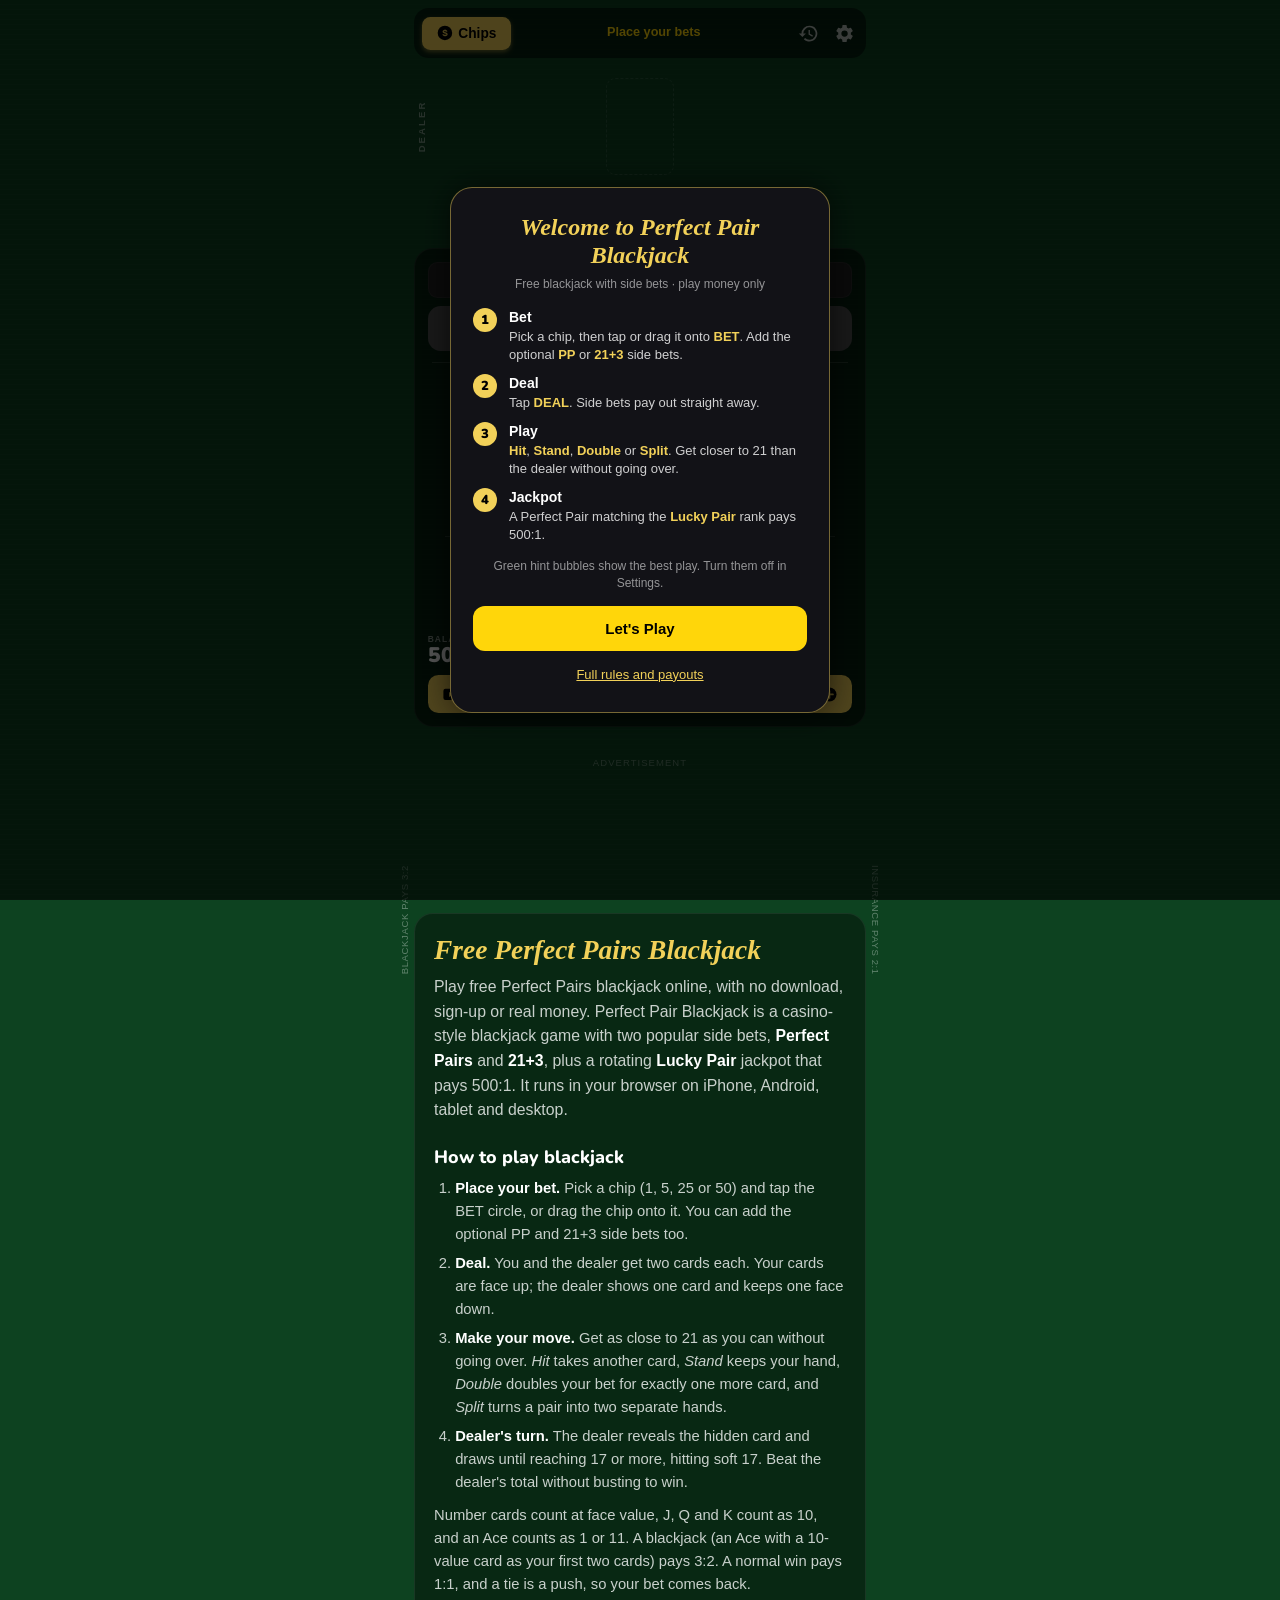
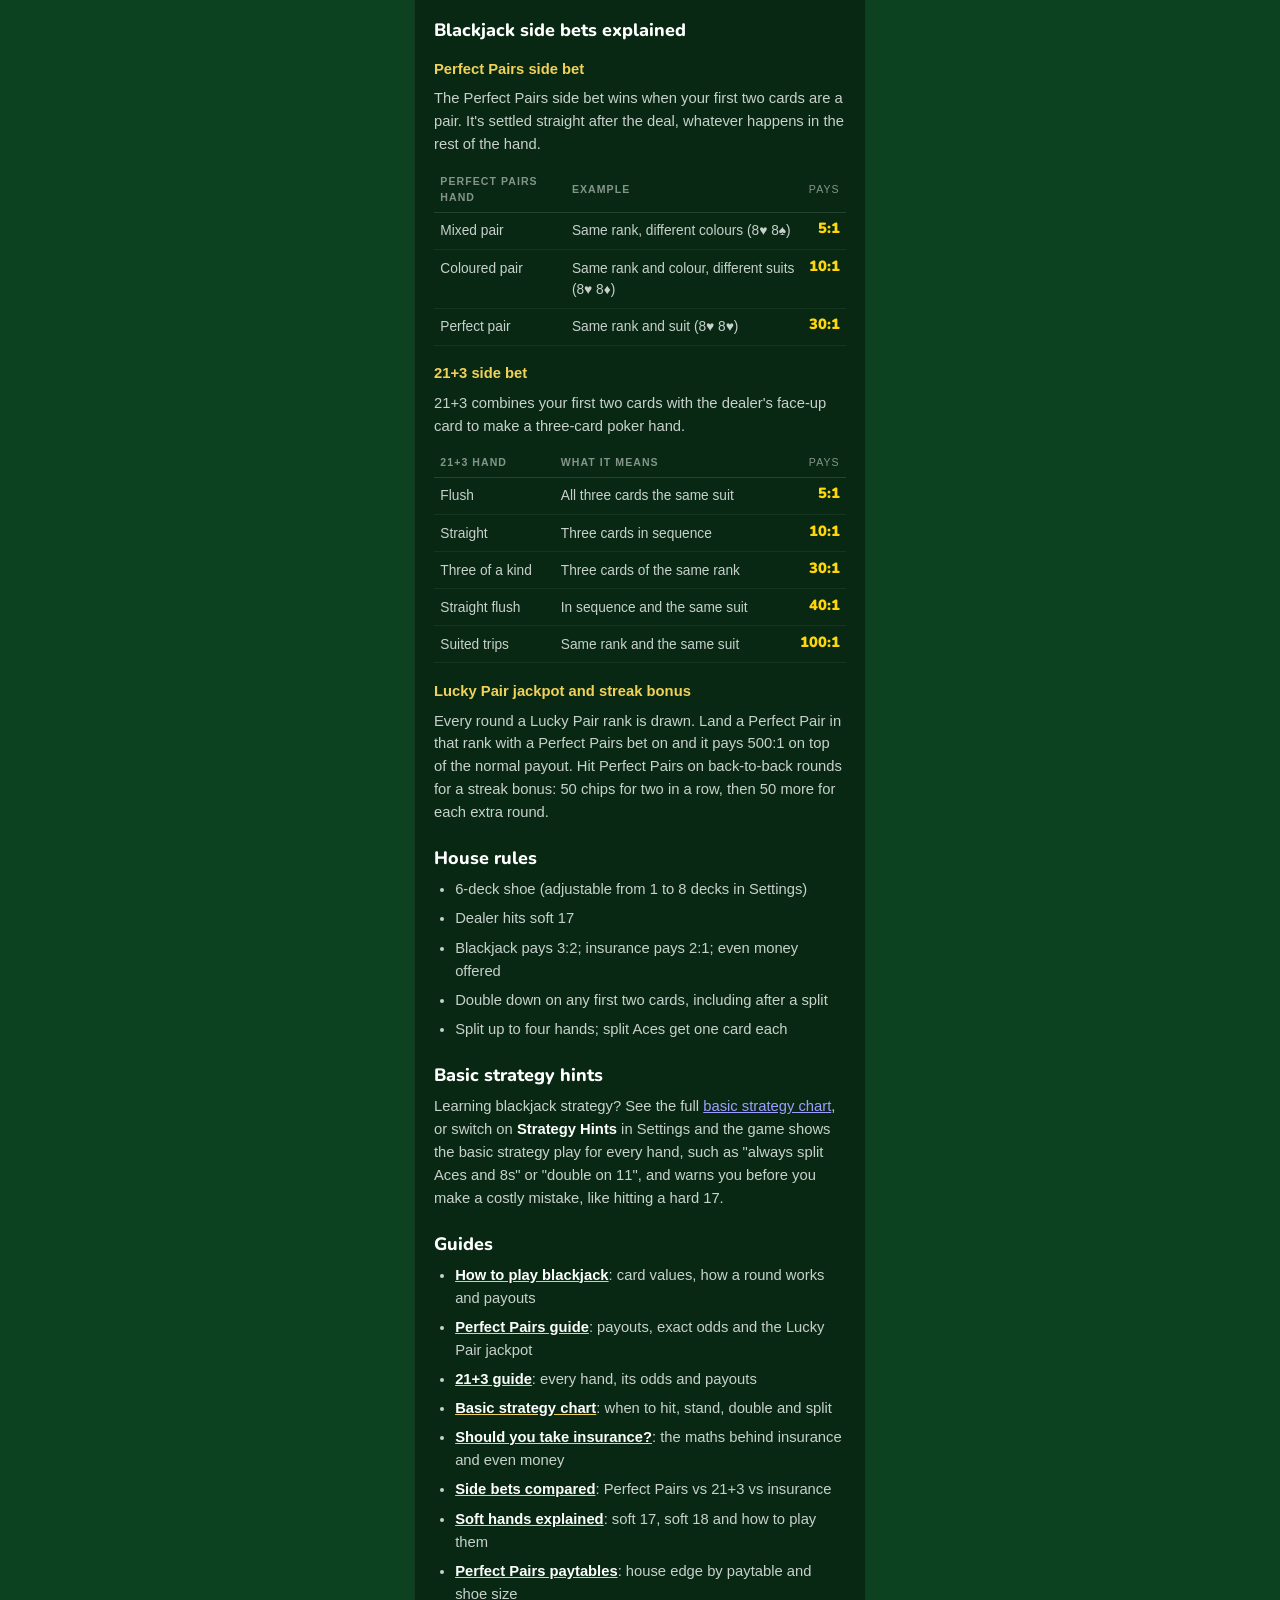
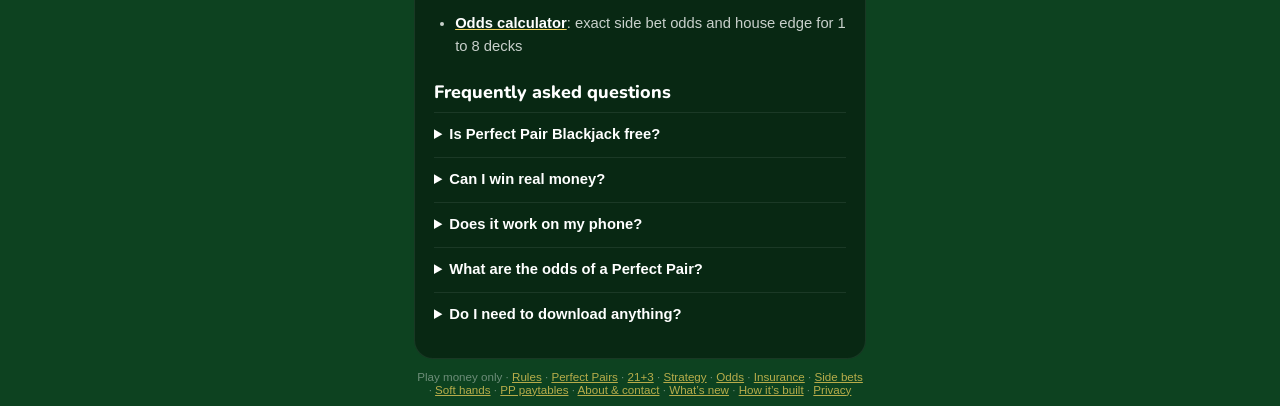
<file: index.html>
<!doctype html>
<html lang="en-GB">
<head>
<meta charset="utf-8">
<meta name="viewport" content="width=device-width, initial-scale=1, viewport-fit=cover">
<meta name="description" content="Play free Perfect Pairs blackjack online with 21+3 side bets and a 500:1 Lucky Pair jackpot. No download or sign-up. Works on phone, tablet and desktop. Play money only.">
<!-- Google AdSense -->
<script async src="https://pagead2.googlesyndication.com/pagead/js/adsbygoogle.js?client=ca-pub-8138187958283309"
     crossorigin="anonymous"></script>
<link rel="canonical" href="https://ppblackjack.co.uk/">
<meta name="theme-color" content="#0d4220">
<link rel="icon" type="image/png" sizes="32x32" href="assets/AppIcon-32.png">
<link rel="icon" type="image/png" sizes="16x16" href="assets/AppIcon-16.png">
<link rel="apple-touch-icon" href="assets/AppIcon-180.png">
<link rel="manifest" href="manifest.webmanifest">
<meta name="apple-mobile-web-app-capable" content="yes">
<meta name="apple-mobile-web-app-status-bar-style" content="black-translucent">
<meta name="apple-mobile-web-app-title" content="Blackjack">
<meta property="og:type" content="website">
<meta property="og:title" content="Free Perfect Pairs Blackjack · Perfect Pair Blackjack">
<meta property="og:description" content="Free blackjack with Perfect Pairs and 21+3 side bets and a 500:1 Lucky Pair jackpot. Play money, no sign-up.">
<meta property="og:image" content="https://ppblackjack.co.uk/assets/share.jpg">
<meta property="og:url" content="https://ppblackjack.co.uk/">
<meta name="twitter:card" content="summary_large_image">
<style>:root{padding-top:env(safe-area-inset-top,0px);padding-bottom:env(safe-area-inset-bottom,0px);box-sizing:border-box}body{margin:0;font-size:14px}[hidden]{display:none!important}</style>
<script type="application/ld+json">
[
 {
  "@context": "https://schema.org",
  "@type": "VideoGame",
  "name": "Perfect Pair Blackjack",
  "url": "https://ppblackjack.co.uk/",
  "description": "Play free Perfect Pairs blackjack online with 21+3 side bets and a 500:1 Lucky Pair jackpot. No download or sign-up. Works on phone, tablet and desktop. Play money only.",
  "genre": [
   "Card game",
   "Casino",
   "Blackjack"
  ],
  "gamePlatform": [
   "Web browser"
  ],
  "applicationCategory": "Game",
  "operatingSystem": "Any",
  "inLanguage": "en-GB",
  "isAccessibleForFree": true,
  "offers": {
   "@type": "Offer",
   "price": "0",
   "priceCurrency": "GBP"
  },
  "author": {
   "@type": "Person",
   "name": "Geovan Inacay"
  },
  "image": "https://ppblackjack.co.uk/assets/share.jpg"
 },
 {
  "@context": "https://schema.org",
  "@type": "FAQPage",
  "mainEntity": [
   {
    "@type": "Question",
    "name": "Is Perfect Pair Blackjack free?",
    "acceptedAnswer": {
     "@type": "Answer",
     "text": "Yes. It's completely free to play. You play with chips that have no cash value, and if you run out you can get more by watching a short ad or with a free top-up."
    }
   },
   {
    "@type": "Question",
    "name": "Can I win real money?",
    "acceptedAnswer": {
     "@type": "Answer",
     "text": "No. This is a play-money game for fun and practice. There is no real-money gambling, no prizes and nothing to buy."
    }
   },
   {
    "@type": "Question",
    "name": "Does it work on my phone?",
    "acceptedAnswer": {
     "@type": "Answer",
     "text": "Yes. The game is built for phones first and scales to fit tablets and computers. On iPhone you can add it to your home screen from Safari's Share menu to play it like an app."
    }
   },
   {
    "@type": "Question",
    "name": "What are the odds of a Perfect Pair?",
    "acceptedAnswer": {
     "@type": "Answer",
     "text": "With a six-deck shoe, about 7% of starting hands are a pair of some kind, and about 1.6% (roughly 1 in 60) are a perfect pair of identical cards. That's why a perfect pair pays 30:1."
    }
   },
   {
    "@type": "Question",
    "name": "Do I need to download anything?",
    "acceptedAnswer": {
     "@type": "Answer",
     "text": "No. The game runs entirely in your web browser, with nothing to install and no account to create. Your chip balance and settings are saved in your browser, so they're still there when you come back."
    }
   }
  ]
 }
]
</script>
<title>Free Perfect Pairs Blackjack Online · 21+3 Side Bets | Perfect Pair Blackjack</title>
<meta name="claude:viewport-fit-sides" content="cover">
<link rel="preconnect" href="https://fonts.googleapis.com">
<link rel="preconnect" href="https://fonts.gstatic.com" crossorigin>
<link rel="stylesheet" href="https://fonts.googleapis.com/css2?family=Nunito:wght@600;700;800;900&display=swap">
<style>
/* Layout: one phone-width column on green felt — HUD, dealer, table centre, player hands, actions, bottom betting panel. Single dark casino look, ported from the SwiftUI app. */
:root{
  color-scheme: dark;
  --felt:#0d4220; --felt-line:rgba(255,255,255,.022);
  --gold:#bf9426; --gold-hi:#f2d159; --yellow:#ffd60a;
  --ink:#ffffff; --ink-2:rgba(255,255,255,.7); --ink-3:rgba(255,255,255,.45); --ink-4:rgba(255,255,255,.28);
  --panel:rgba(0,0,0,.52); --hud:rgba(0,0,0,.5); --sheet:#0f1f14; --modal:#121214;
  --win:#33cc33; --win-2:#1ab34d; --lose:#ff3b30; --push:#ff9500; --cyan:#32d1f0; --orange:#ff9500;
  --card-red:#d91a1a; --card-black:#141414;
  --font-ui: -apple-system, BlinkMacSystemFont, "Segoe UI", Roboto, "Helvetica Neue", Arial, sans-serif;
  --font-round: ui-rounded, "SF Pro Rounded", "Nunito", -apple-system, system-ui, sans-serif;
  --font-title: Georgia, "Times New Roman", serif;
}
html,body{height:100%}
body{background:var(--felt);color:var(--ink);font-family:var(--font-ui);overflow-x:hidden;-webkit-tap-highlight-color:transparent;user-select:none;-webkit-user-select:none}
body::before{content:"";position:fixed;inset:0;pointer-events:none;
  background:repeating-linear-gradient(to bottom,transparent 0 4.2px,var(--felt-line) 4.2px 5px)}
button{font:inherit;color:inherit;background:none;border:0;padding:0;cursor:pointer}
button:focus-visible,[tabindex]:focus-visible{outline:2px solid var(--gold-hi);outline-offset:2px}
svg{display:block}
.rotate-hint{display:none}
@media (orientation: landscape) and (max-height: 500px) and (pointer: coarse){
  .rotate-hint{display:flex;position:fixed;inset:0;z-index:90;align-items:center;justify-content:center;flex-direction:column;gap:12px;background:var(--felt);color:var(--gold-hi);font:800 18px/1.3 var(--font-round);text-align:center;padding:24px}
  .rotate-hint small{font:500 13px/1.4 var(--font-ui);color:rgba(255,255,255,.6)}
}
.no-anim *,.no-anim *::before,.no-anim *::after{transition-duration:0s!important;animation-duration:0s!important;animation-delay:0s!important}
@media (prefers-reduced-motion: reduce){*,*::before,*::after{animation-duration:.01ms!important;transition-duration:.01ms!important}}

#app{position:relative;max-width:460px;min-height:100%;width:100%;box-sizing:border-box;margin:0 auto;display:flex;flex-direction:column;
  padding-left:max(16px,env(safe-area-inset-left,0px));padding-right:max(16px,env(safe-area-inset-right,0px));padding-block:8px 10px;box-sizing:border-box}

/* table watermark + rule text */
.watermark{text-align:center;pointer-events:none;transition:opacity .25s}
@container (max-height: 74px){.watermark{opacity:0}}
.watermark .t1{font:italic 700 26px/1.1 var(--font-title);letter-spacing:1.5px;
  background:linear-gradient(90deg,rgba(191,148,38,.6),rgba(242,209,89,.45),rgba(191,148,38,.6));-webkit-background-clip:text;background-clip:text;color:transparent}
.watermark .t2{font-size:11px;font-weight:600;letter-spacing:5px;color:rgba(191,148,38,.38);margin-top:3px}
.ruletext{position:absolute;top:24%;writing-mode:vertical-rl;font-size:9px;font-weight:300;letter-spacing:.6px;color:rgba(255,255,255,.35);white-space:nowrap;pointer-events:none;z-index:0}
.ruletext.l{left:2px;transform:rotate(180deg)}
.ruletext.r{right:2px}
.layer{position:relative;z-index:1}

/* HUD */
.hud{display:flex;align-items:center;gap:8px;padding:8px;border-radius:14px;background:var(--hud)}
.chipsbtn{display:flex;align-items:center;gap:5px;font-size:13px;font-weight:700;color:#000;padding:8px 14px;border-radius:8px;background:var(--gold-hi);box-shadow:0 2px 4px rgba(242,209,89,.45)}
.hud .msg{flex:1;text-align:center;font-size:12px;font-weight:600;color:var(--yellow);line-height:1.25;max-height:2.5em;overflow:hidden}
.iconbtn{color:var(--ink-2);padding:2px}
.hud .icons{display:flex;gap:10px}

/* hands + cards */
.vlabel{width:14px;flex:none;display:flex;align-items:center;justify-content:center}
.vlabel span{display:block;transform:rotate(-90deg);font-size:9px;font-weight:700;letter-spacing:2px;color:var(--ink-3);white-space:nowrap}
.dealer{display:flex;align-items:center;gap:6px;margin-top:6px;min-height:118px}
#dealer{flex:1;min-width:0;display:flex;justify-content:center;margin-right:20px}
.placeholder{width:62px;height:90px;border-radius:9px;border:1.5px dashed rgba(255,255,255,.12)}
.handview{display:flex;flex-direction:column;align-items:center;gap:6px}
.cards{position:relative;transition:width .3s}
.card{position:absolute;top:0;animation:dealIn .6s cubic-bezier(.22,.7,.25,1) both;transition:left .3s}
/* cards fly in face-down from the shoe (top right), then turn over */
@keyframes dealIn{from{transform:translate(160px,var(--dy,-90px)) rotate(-14deg) scale(.72);opacity:0}60%{opacity:1}to{transform:none;opacity:1}}
.card .inner{position:relative;width:100%;height:100%;-webkit-transform-style:preserve-3d;transform-style:preserve-3d;transform:perspective(700px) rotateY(0deg)}
.card.up .inner{transform:perspective(700px) rotateY(180deg)}
.card.flipping .inner{animation:cardTurn .9s cubic-bezier(.45,.05,.35,1) both}
.card.flipping{z-index:50!important}
.card.nodeal{animation:none}
@keyframes cardTurn{0%{transform:perspective(700px) rotateY(0deg) scale(1) translateY(0)}18%{transform:perspective(700px) rotateY(0deg) scale(1.1) translateY(-8px)}55%{transform:perspective(700px) rotateY(95deg) scale(1.14) translateY(-10px)}85%{transform:perspective(700px) rotateY(180deg) scale(1.05) translateY(-3px)}100%{transform:perspective(700px) rotateY(180deg) scale(1) translateY(0)}}
.card.flipping .face{box-shadow:4px 10px 16px rgba(0,0,0,.45)}
.face{position:absolute;inset:0;border-radius:9px;backface-visibility:hidden;-webkit-backface-visibility:hidden;box-shadow:2px 3px 5px rgba(0,0,0,.35)}
.cback{background:linear-gradient(135deg,#8c1414,#590a0a);overflow:hidden}
.cback::before{content:"";position:absolute;inset:5px;border-radius:7px;border:1.5px solid rgba(255,255,255,.25);
  background-image:url("data:image/svg+xml,%3Csvg xmlns='http://www.w3.org/2000/svg' width='12' height='14'%3E%3Cpath d='M6 2l3 5-3 5-3-5z' fill='white' fill-opacity='.12'/%3E%3C/svg%3E")}
.cback::after{content:"♠";position:absolute;inset:0;display:flex;align-items:center;justify-content:center;color:rgba(255,255,255,.45);font-size:calc(var(--cw)*.36)}
.front{background:#fff;border:.8px solid #bfbfbf;transform:rotateY(180deg);box-sizing:border-box}
.front.red{color:var(--card-red)} .front.black{color:var(--card-black)}
.corner{position:absolute;display:flex;flex-direction:column;align-items:center;line-height:.95}
.corner.tl{left:5px;top:4px} .corner.br{right:5px;bottom:4px;transform:rotate(180deg)}
.corner .r{font:800 max(calc(var(--cw)*.26),10px)/1 var(--font-round)}
.corner .s{font-size:max(calc(var(--cw)*.19),8px)}
.pip{position:absolute;inset:0;display:flex;align-items:center;justify-content:center;font-size:max(calc(var(--cw)*.40),16px)}
.valpill{display:flex;align-items:center;gap:4px;padding:3px 8px;border-radius:99px;background:rgba(0,0,0,.45);border:1.5px solid transparent;min-height:18px}
.valpill.active{background:rgba(255,214,10,.25);border-color:rgba(255,214,10,.8)}
.valpill .v{font:800 14px/1 var(--font-round)} .valpill .v.bust{color:var(--lose)}
.valpill .soft{font-size:10px;color:rgba(255,255,255,.65)} .valpill .bj{font-size:11px;font-weight:900;color:var(--yellow)}
.badge{font:900 13px/1 var(--font-round);padding:4px 10px;border-radius:6px;color:#fff;animation:pop .3s ease-out both}
@keyframes pop{from{transform:scale(.4);opacity:0}to{transform:none;opacity:1}}
.badge.blackjack{background:var(--yellow);box-shadow:0 0 6px rgba(255,214,10,.6)}
.badge.win{background:var(--win);box-shadow:0 0 6px rgba(51,204,51,.6)}
.badge.push{background:var(--push);box-shadow:0 0 6px rgba(255,149,0,.6)}
.badge.lose,.badge.bust{background:var(--lose);box-shadow:0 0 6px rgba(255,59,48,.6)}
.badge.surrendered{background:#8e8e93}

.spacer{flex:1 1 12px;min-height:12px;container-type:size;display:flex;align-items:center;justify-content:center;overflow:hidden;position:relative;z-index:0}
body:not([data-phase=betting]) .tray,body:not([data-phase=betting]) .bonus{display:none}
.banner-wrap{display:flex;justify-content:center;min-height:0}
.banner{font-size:13px;font-weight:700;color:var(--yellow);padding:6px 14px;border-radius:99px;background:rgba(0,0,0,.6);border:1px solid rgba(255,214,10,.5);animation:pop .35s ease-out both;margin-bottom:4px;text-align:center}
.lucky{align-self:center;display:flex;align-items:center;gap:8px;padding:4px 10px;border-radius:10px;background:rgba(0,0,0,.35);margin:3px 0}
.lucky .lbl{font-size:9px;font-weight:700;letter-spacing:1.5px;color:rgba(255,255,255,.5)}
.lucky .box{width:40px;height:28px;border-radius:8px;background:rgba(0,0,0,.5);border:1.5px solid rgba(191,148,38,.7);display:flex;align-items:center;justify-content:center;font:900 16px/1 var(--font-round);color:var(--gold-hi);transition:filter .06s}
.lucky .box.spin{filter:blur(1.5px)}
.lucky .note{font-size:9px;color:rgba(255,255,255,.35)}
.lucky .spinicon{color:rgba(255,214,10,.6);animation:rot .5s linear infinite}
@keyframes rot{to{transform:rotate(360deg)}}

.players{display:flex;align-items:center;gap:6px;margin:2px 0;animation:fadeDown .25s ease-out both}
@keyframes fadeDown{from{opacity:0;transform:scale(.96)}to{opacity:1;transform:none}}
.phands{flex:1;min-width:0;height:140px;display:flex;align-items:flex-start;justify-content:center;gap:24px;overflow-x:auto;scrollbar-width:none}
.phands.many{justify-content:flex-start;gap:10px;padding:0 12px}
.phands::-webkit-scrollbar{display:none}
.phand{display:flex;flex-direction:column;align-items:center;gap:4px;flex:none}
.phand .hl{font-size:10px;font-weight:600;color:rgba(255,255,255,.5)} .phand .hl.on{color:var(--yellow)}

/* action buttons */
#actions{transition:opacity .2s}
.actions{display:flex;flex-direction:column;align-items:center;gap:8px;margin:4px 0;animation:slideUp .22s ease-out both}
@keyframes slideUp{from{opacity:0;transform:translateY(16px)}to{opacity:1;transform:none}}
.row{display:flex;gap:8px;justify-content:center}
.abtn{font:900 14px/1 var(--font-round);color:#fff;min-width:78px;min-height:38px;padding:0 12px;border-radius:10px;
  background:linear-gradient(to bottom,color-mix(in srgb,var(--c) 90%,transparent),color-mix(in srgb,var(--c) 65%,transparent));
  box-shadow:0 3px 4px color-mix(in srgb,var(--c) 50%,transparent)}
.abtn:active{transform:translateY(1px)}
.hint{display:flex;align-items:center;gap:6px;padding:6px 12px;border-radius:99px;font-size:11px;font-weight:600;color:rgba(255,255,255,.9);
  background:color-mix(in srgb,var(--c) 12%,transparent);border:1px solid color-mix(in srgb,var(--c) 40%,transparent);animation:pop .2s ease-out both}
.hint svg{color:var(--c)}

/* bottom panel */
.panel{display:flex;flex-direction:column;gap:8px;padding:12px;border-radius:18px;background:var(--panel);border:1px solid rgba(255,255,255,.08)}
.divider{height:1px;background:rgba(255,255,255,.14);margin:0 4px}
.betctl{display:flex;gap:8px}
.cbtn{flex:1;font-size:12px;font-weight:700;padding:9px 0;border-radius:9px;color:#fff;background:color-mix(in srgb,var(--c) 28%,transparent);border:1.2px solid color-mix(in srgb,var(--c) 65%,transparent)}
.cbtn:disabled{color:rgba(255,255,255,.25);background:#1f1f1f;border-color:rgba(255,255,255,.06);cursor:default}
.deal{width:100%;font:900 17px/1 var(--font-round);color:#000;padding:13px 0;border-radius:12px;background:var(--yellow);box-shadow:0 4px 8px rgba(255,214,10,.5);margin-top:8px}
.deal:disabled{background:#4d4d4d;box-shadow:none;cursor:default}
.zones{display:flex;justify-content:center;gap:20px}
.zcol{display:flex;flex-direction:column;align-items:center;gap:8px}
.zone{position:relative;width:78px;height:78px;border-radius:50%;border:2px dashed rgba(255,255,255,.25);background:rgba(0,0,0,.18);display:flex;align-items:center;justify-content:center;box-sizing:border-box;transition:transform .15s,background .15s}
.zone.active{border-color:rgba(255,214,10,.9);background:rgba(255,214,10,.06)}
.zone .bt{font-size:11px;font-weight:700;color:rgba(255,255,255,.45);text-align:center;line-height:1.2}
.zone .bt small{display:block;font-size:8px;font-weight:400;color:rgba(255,255,255,.25)}
.zone .zinfo{position:absolute;top:6px;right:6px;color:rgba(255,255,255,.4)}
.drop-hover{transform:scale(1.08);background:rgba(255,214,10,.16)!important}
.sides{display:flex;gap:6px;width:140px}
.sidepill{flex:1;min-height:62px;display:flex;flex-direction:column;align-items:center;justify-content:center;gap:6px;border-radius:11px;border:1.5px solid rgba(255,255,255,.18);background:rgba(0,0,0,.3);box-sizing:border-box;transition:transform .15s,background .15s}
.sidepill.on{border-color:rgba(255,214,10,.7);background:rgba(255,214,10,.10)}
.sidepill .top{display:flex;align-items:center;gap:4px;font-size:14px;font-weight:900;color:rgba(255,255,255,.9)}
.sidepill .ib{color:rgba(255,255,255,.5);padding:2px}
.sidepill .tip{font-size:9px;color:rgba(255,255,255,.28)}
.readouts{display:flex;gap:8px;width:100%;min-width:150px}
.readout{position:relative;flex:1;min-height:64px;padding:6px 2px;box-sizing:border-box;display:flex;flex-direction:column;align-items:center;gap:2px;border-radius:10px;
  border:1.5px solid color-mix(in srgb,var(--rc) 45%,transparent);background:color-mix(in srgb,var(--c) 8%,transparent);transition:all .3s}
.readout.settled{border-width:2px;border-color:color-mix(in srgb,var(--rc) 85%,transparent);box-shadow:0 0 8px color-mix(in srgb,var(--rc) 35%,transparent);filter:saturate(.55)}
.readout.settled.w{background:rgba(52,199,89,.15)} .readout.settled.l{background:rgba(255,59,48,.12)}
.readout.settled::after{content:"";position:absolute;inset:0;border-radius:9px;background:rgba(0,0,0,.26);pointer-events:none}
.readout .rl{display:flex;align-items:center;gap:4px;font-size:10px;font-weight:900;color:var(--rc);max-width:100%;overflow:hidden}
.readout .rn{font-size:8px;font-weight:600;opacity:.85;white-space:nowrap;overflow:hidden;text-overflow:ellipsis}
.readout .net{font:900 20px/1 var(--font-round);animation:pop .35s ease-out both}
.readout .stake{font:600 11px/1 var(--font-round);color:color-mix(in srgb,var(--c) 70%,transparent)}
.readout .paid{position:absolute;top:4px;right:4px;font-size:7px;font-weight:900;color:rgba(255,255,255,.55);padding:2px 4px;border-radius:99px;background:rgba(255,255,255,.12);z-index:1}
.readout .ri{position:absolute;top:5px;left:5px;color:color-mix(in srgb,var(--c) 45%,transparent)}

/* chips */
.chip{--d:50px;position:relative;width:var(--d);height:var(--d);border-radius:50%;flex:none;
  background:radial-gradient(circle at 25% 25%,color-mix(in srgb,var(--cc) 90%,white),var(--cc) 70%);
  box-shadow:0 2px 0 var(--ce),0 2px 4px rgba(0,0,0,.25);display:flex;align-items:center;justify-content:center;
  font:900 calc(var(--d)*.27)/1 var(--font-round);color:var(--ct)}
.chip::before{content:"";position:absolute;inset:5%;border-radius:50%;
  background:repeating-conic-gradient(rgba(255,255,255,.6) 0 22.5deg,var(--cc) 22.5deg 45deg);
  -webkit-mask:radial-gradient(circle,transparent 61%,#000 62%);mask:radial-gradient(circle,transparent 61%,#000 62%)}
.chip::after{content:"";position:absolute;inset:16%;border-radius:50%;border:1px solid rgba(255,255,255,.15)}
.chip span{position:relative;z-index:1}
.c1{--cc:#e6e6e6;--ce:#666;--ct:#000} .c5{--cc:#c71a1a;--ce:#660d0d;--ct:#fff} .c25{--cc:#1a7a26;--ce:#0d4012;--ct:#fff} .c50{--cc:#1a4dcc;--ce:#0d2673;--ct:#fff}
.tray{display:flex;flex-direction:column;align-items:center;gap:6px}
.tray .chips{display:flex;gap:14px;justify-content:center}
.tslot{position:relative;width:58px;height:58px;display:flex;align-items:center;justify-content:center;border-radius:50%;touch-action:none;cursor:grab}
.tslot.sel{background:rgba(255,214,10,.18)}
.tray .seltxt{font-size:10px;color:rgba(255,255,255,.35)}
.ghost{position:fixed;left:0;top:0;pointer-events:none;z-index:999;transform:translate(-50%,-50%) scale(1.25);filter:drop-shadow(0 6px 12px rgba(0,0,0,.55))}
.stack{position:relative;display:flex;justify-content:center}
.stack .layer-chip{position:absolute;left:0;border-radius:50%;background:var(--cc)}
.stack .topchip{position:absolute;left:0;bottom:0}
.flyin{position:absolute;left:50%;top:50%;transform:translate(calc(-50% + 43px),calc(-50% + 8px));display:flex;flex-direction:column;align-items:center;gap:3px;animation:flyR .45s cubic-bezier(.3,1.4,.5,1) both;z-index:2;pointer-events:none}
@keyframes flyR{from{opacity:0;transform:translate(calc(-50% + 90px),calc(-50% + 8px))}}
.flyin .st{position:relative;width:27px;height:37px}
.flyin .st i{position:absolute;left:0;width:27px;height:27px;border-radius:50%;background:linear-gradient(135deg,#40d16b,#149438);border:1.5px solid rgba(255,255,255,.4);box-sizing:border-box;box-shadow:0 0 4px rgba(52,199,89,.55)}
.flyin b{font:900 11px/1 var(--font-round);color:#fff;text-shadow:0 0 2px rgba(0,0,0,.7)}
.sideflyin{position:absolute;top:-12px;right:-8px;display:flex;flex-direction:column;align-items:center;gap:2px;animation:flyT .4s cubic-bezier(.3,1.4,.5,1) both;z-index:3}
@keyframes flyT{from{opacity:0;transform:translateY(-20px)}}
.sideflyin .st{position:relative;width:21px;height:27px}
.sideflyin .st i{position:absolute;left:0;width:21px;height:21px;border-radius:50%;background:linear-gradient(135deg,rgba(255,149,0,.9),#cc610d);border:1px solid rgba(255,255,255,.35);box-sizing:border-box}
.sideflyin b{font:900 9px/1 var(--font-round);color:#fff;text-shadow:0 0 1px rgba(0,0,0,.7)}

.util{display:flex;align-items:center;gap:10px}
.stat{display:flex;flex-direction:column}
.stat .k{font-size:8px;font-weight:600;letter-spacing:1px;color:rgba(255,255,255,.5)}
.stat .n{font:900 20px/1.1 var(--font-round);font-variant-numeric:tabular-nums}
.streak{display:flex;align-items:center;gap:3px;padding:6px 10px;border-radius:8px;background:rgba(255,149,0,.15);color:var(--orange);font-size:12px;font-weight:900}
.bonus{display:flex;align-items:center;gap:8px;width:100%;padding:10px 14px;border-radius:10px;background:var(--gold-hi);color:#000;font-size:13px;font-weight:700;box-sizing:border-box}
.bonus .grow{flex:1;text-align:left}
.bonus:disabled{background:#383838;color:rgba(255,255,255,.4);cursor:default}
.seo{margin-top:36px;padding:20px 18px;border-radius:18px;background:rgba(0,0,0,.38);border:1px solid rgba(255,255,255,.07);color:rgba(255,255,255,.78);font-size:14px;line-height:1.55;user-select:text;-webkit-user-select:text}
.seo h1{margin:0 0 8px;font:italic 700 26px/1.15 var(--font-title);color:var(--gold-hi);text-wrap:balance}
.seo h2{margin:22px 0 8px;font:800 17px/1.25 var(--font-round);color:#fff}
.seo h3{margin:16px 0 6px;font-size:14px;font-weight:700;color:var(--gold-hi)}
.seo p{margin:0 0 10px} .seo strong{color:#fff}
.seo ol,.seo ul{margin:0 0 10px;padding-left:20px;display:flex;flex-direction:column;gap:6px}
.seo .lede{font-size:15px}
.seo table.pays{width:100%;border-collapse:collapse;margin:4px 0 8px;font-size:13px}
.seo .pays th{text-align:left;font-size:10px;letter-spacing:1px;text-transform:uppercase;color:rgba(255,255,255,.5);padding:6px 6px;border-bottom:1px solid rgba(255,255,255,.12)}
.seo .pays td{padding:7px 6px;border-bottom:1px solid rgba(255,255,255,.06);vertical-align:top}
.seo .pays td:last-child,.seo .pays th:last-child{text-align:right;white-space:nowrap;font:900 14px/1.2 var(--font-round);color:var(--yellow)}
.seo .pays th:last-child{font:inherit;font-size:10px;color:rgba(255,255,255,.5)}
.seo details{border-top:1px solid rgba(255,255,255,.08);padding:10px 0}
.seo summary{cursor:pointer;font-weight:700;color:#fff}
.seo details p{margin:8px 0 0}
.seo ul.guides a{color:var(--gold-hi)}
.sitefoot{margin-top:10px;text-align:center;font-size:11px;color:rgba(255,255,255,.4)}
.sitefoot a{color:rgba(242,209,89,.75)}
.guide{display:flex;align-items:center;gap:12px;padding:12px 16px;text-decoration:none;color:#fff}
.guide + .guide{border-top:1px solid rgba(255,255,255,.06)}
.guide .gi{flex:none;width:40px;height:40px;border-radius:10px;display:flex;align-items:center;justify-content:center;font:900 12px/1 var(--font-round);color:var(--c);background:color-mix(in srgb,var(--c) 15%,transparent);border:1px solid color-mix(in srgb,var(--c) 45%,transparent)}
.guide .g{flex:1;min-width:0;display:flex;flex-direction:column;gap:2px}
.guide .nm{font-size:15px;font-weight:600} .guide .ds{font-size:11px;color:rgba(255,255,255,.45)}
.guide .chev{color:rgba(255,255,255,.35);font-size:22px;line-height:1}
.guide:active{background:rgba(255,255,255,.05)}
.privbtn{display:flex;align-items:center;justify-content:center;gap:8px;width:100%;box-sizing:border-box;padding:12px 14px;border-radius:11px;background:var(--gold-hi);color:#000;font-size:15px;font-weight:700;text-decoration:none}
.privbtn.sec{margin-top:10px;background:transparent;color:var(--gold-hi);border:1.5px solid rgba(242,209,89,.55)}
.adwrap{margin-top:28px;display:flex;flex-direction:column;align-items:center;gap:2px}
.adwrap .adlabel{font-size:9px;letter-spacing:1px;text-transform:uppercase;color:rgba(255,255,255,.35)}
.adwrap ins.adsbygoogle{display:block;width:100%;min-height:100px;background:transparent}
.adwrap:has(ins.adsbygoogle[data-ad-status="unfilled"]){display:none}
.pack.ad{border-color:rgba(242,209,89,.6);background:rgba(242,209,89,.08)}
.pack:disabled{opacity:.45;cursor:default}

/* overlays */
.scrim{position:fixed;inset:0;z-index:50;display:flex;align-items:center;justify-content:center;background:rgba(0,0,0,.68);animation:fade .2s ease-out both;padding:30px;box-sizing:border-box}
@keyframes fade{from{opacity:0}}
.dialog{background:#121217;border-radius:22px;padding:32px;display:flex;flex-direction:column;align-items:center;gap:20px;box-shadow:0 0 30px rgba(0,0,0,.6);text-align:center;max-width:380px;width:100%;box-sizing:border-box}
.dialog.warn{background:#1f1f24;border:1.5px solid rgba(255,149,0,.5);gap:18px;padding:30px}
.dialog h2{margin:0;font:900 22px/1.1 var(--font-round);color:var(--yellow)}
.dialog.warn h2{font-size:18px;color:#fff}
.dialog p{margin:0;font-size:15px;line-height:1.4;white-space:pre-line}
.dialog.warn p{font-size:14px;color:rgba(255,255,255,.85)}
.dialog .cost{font-size:17px;font-weight:700;color:rgba(255,255,255,.85)}
.dialog.intro{gap:12px;padding:26px 22px;text-align:left;align-items:stretch;border:1.5px solid rgba(242,209,89,.45)}
.dialog.intro h2{font:italic 700 24px/1.15 var(--font-title);color:var(--gold-hi);text-align:center}
.dialog.intro .sub{font-size:12px;color:rgba(255,255,255,.55);text-align:center;margin-top:-6px}
.dialog.intro ol{list-style:none;margin:4px 0 0;padding:0;display:flex;flex-direction:column;gap:10px;counter-reset:st}
.dialog.intro li{display:grid;grid-template-columns:26px 1fr;column-gap:10px;counter-increment:st;font-size:13px;line-height:1.4;color:rgba(255,255,255,.8)}
.dialog.intro li::before{content:counter(st);grid-row:1 / span 2;width:24px;height:24px;border-radius:50%;background:var(--gold-hi);color:#000;font:900 13px/24px var(--font-round);text-align:center}
.dialog.intro li b{color:#fff;font-size:14px} .dialog.intro em{font-style:normal;color:var(--gold-hi);font-weight:700}
.dialog.intro .tip{font-size:12px;color:rgba(255,255,255,.55);text-align:center;margin:2px 0}
.dialog.intro .pbtn{width:100%}
.introrules{font-size:13px;color:var(--gold-hi);text-decoration:underline;padding:4px;align-self:center}
.dialog .btns{display:flex;gap:16px;flex-wrap:wrap;justify-content:center}
.pbtn{font-size:15px;font-weight:700;padding:14px 24px;border-radius:12px;background:var(--yellow);color:#000}
.pbtn.orange{background:var(--orange)}
.obtn{font-size:15px;font-weight:700;padding:12px 22px;border-radius:12px;border:2px solid rgba(255,255,255,.5);color:#fff}
.evenbtn{font-size:14px;font-weight:900;padding:10px 20px;border-radius:10px;background:#268026;color:#fff}

.toast{position:fixed;z-index:40;display:flex;align-items:center;gap:10px;padding:12px 20px;border-radius:16px;background:rgba(0,0,0,.82);border:1.5px solid color-mix(in srgb,var(--c) 50%,transparent);box-shadow:0 4px 12px rgba(0,0,0,.4)}
.toast .t{font-size:14px;font-weight:700} .toast .s{font-size:11px;color:rgba(255,255,255,.6)}
.toast .big{font:900 17px/1.1 var(--font-round);color:var(--c)}
.toast svg{color:var(--c)}
.toast.result{top:34%;left:max(38px,calc(50% - 192px));animation:slideInL .3s ease-out both}
@keyframes slideInL{from{opacity:0;transform:translateX(-60px)}}
.toast.funds{top:calc(env(safe-area-inset-top,0px) + 70px);left:50%;transform:translateX(-50%);animation:slideInT .25s ease-out both;white-space:nowrap}
@keyframes slideInT{from{opacity:0;transform:translate(-50%,-30px)}}

.bigwin{position:fixed;inset:0;z-index:60;background:rgba(0,0,0,.85);display:flex;align-items:center;justify-content:center;overflow:hidden}
.bigwin .inner{display:flex;flex-direction:column;align-items:center;gap:20px;animation:bigIn .5s cubic-bezier(.3,1.5,.5,1) both}
@keyframes bigIn{from{transform:scale(.3);opacity:0}}
.bigwin .glow{position:relative;width:200px;height:160px;display:flex;flex-direction:column;align-items:center;justify-content:center}
.bigwin .glow::before{content:"";position:absolute;inset:0 20px;border-radius:50%;background:rgba(255,214,10,.2);filter:blur(20px)}
.bigwin .star{font-size:52px;position:relative} .bigwin .rk{font:900 44px/1 var(--font-round);color:var(--yellow);position:relative}
.bigwin h2{margin:0;font:900 32px/1 var(--font-round);color:var(--yellow);text-shadow:0 0 12px rgba(255,214,10,.8)}
.bigwin .amt{font:900 48px/1 var(--font-round);text-shadow:0 0 8px rgba(255,214,10,.6)}
.bigwin .sub{font-size:16px;font-weight:600;color:rgba(255,214,10,.75)}
.bigwin .claim{font:900 18px/1 var(--font-round);color:#000;padding:14px 44px;border-radius:14px;background:var(--yellow);box-shadow:0 4px 10px rgba(255,214,10,.6);margin-top:8px}
.spark{position:absolute;left:50%;top:50%;animation:sparkUp var(--dur) ease-out var(--del) forwards}
@keyframes sparkUp{to{transform:translate(var(--x),calc(var(--y) - var(--rise)));opacity:0}}

/* sheets */
.sheetwrap{position:fixed;inset:0;z-index:70;background:rgba(0,0,0,.5);display:flex;align-items:flex-end;justify-content:center;animation:fade .2s both}
.sheet{width:100%;max-width:520px;max-height:92%;background:var(--sheet);border-radius:16px 16px 0 0;display:flex;flex-direction:column;animation:sheetUp .28s cubic-bezier(.2,.9,.3,1) both;
  padding-bottom:env(safe-area-inset-bottom,0px)}
@keyframes sheetUp{from{transform:translateY(100%)}}
.sheet header{padding:14px max(20px,env(safe-area-inset-left,0px)) 6px}
.sheet .sback{all:unset;cursor:pointer;display:inline-flex;align-items:center;gap:4px;font-size:16px;font-weight:600;color:var(--sc,#fff)}
.sheet h1{margin:10px 0 0;font:800 30px/1.1 var(--font-ui);letter-spacing:-.3px}
.sheet .body > *{flex-shrink:0}
.sheet .body{flex:1 1 auto;min-height:0;overscroll-behavior:contain;overflow-y:auto;padding:14px max(20px,env(safe-area-inset-left,0px)) 24px;display:flex;flex-direction:column;gap:14px;user-select:text;-webkit-user-select:text}
.irow{display:flex;align-items:center;gap:8px;padding:6px 12px;border-radius:10px;background:rgba(255,255,255,.06)}
.irow .nm{font-size:15px;font-weight:700} .irow .ds{font-size:12px;color:rgba(255,255,255,.55);white-space:pre-line}
.irow .g{flex:1;min-width:0} .irow .py{font:900 17px/1 var(--font-round);color:var(--yellow)}
.irow.streakr{background:rgba(255,149,0,.08)} .irow.streakr .nm{color:var(--orange)} .irow.streakr svg{color:var(--orange)}
.irow.luckyr{background:rgba(255,214,10,.08);align-items:flex-start} .irow.luckyr .nm{color:var(--yellow)}
.sdiv{height:1px;background:rgba(255,255,255,.15)}
.note{font-size:11px;color:rgba(255,255,255,.45);text-align:center}
.sect{font-size:11px;font-weight:700;letter-spacing:1.5px;color:rgba(255,255,255,.4);margin:8px 4px -6px}
.group{border-radius:12px;background:rgba(255,255,255,.06);overflow:hidden}
.srow{display:flex;align-items:center;gap:12px;padding:12px 16px;min-height:28px}
.srow + .srow{border-top:1px solid rgba(255,255,255,.06)}
.srow .g{flex:1;min-width:0} .srow .nm{font-size:15px;font-weight:600} .srow .ds{font-size:11px;color:rgba(255,255,255,.45);margin-top:2px}
.toggle{position:relative;width:51px;height:31px;flex:none;appearance:none;-webkit-appearance:none;border-radius:99px;background:rgba(120,120,128,.32);cursor:pointer;transition:background .2s;margin:0}
.toggle::after{content:"";position:absolute;top:2px;left:2px;width:27px;height:27px;border-radius:50%;background:#fff;box-shadow:0 2px 4px rgba(0,0,0,.25);transition:transform .2s}
.toggle:checked{background:#33b34d} .toggle:checked::after{transform:translateX(20px)}
input[type=range]{width:120px;accent-color:var(--yellow)}
select{background:transparent;color:var(--yellow);border:0;font-size:15px;font-weight:600}
.how{display:flex;gap:12px;align-items:flex-start;padding:14px 16px}
.how + .how{border-top:1px solid rgba(255,255,255,.08)}
.how .ic{width:28px;flex:none;display:flex;justify-content:center;color:var(--c);font-size:20px}
.how .tt{font-size:14px;font-weight:700;margin-bottom:4px} .how .tx{font-size:12px;line-height:1.45;color:rgba(255,255,255,.6);white-space:pre-line}
.rule{display:flex;align-items:center;gap:6px;font-size:13px;color:rgba(255,255,255,.75);padding:2px 0}
.rule svg{color:#33b34d}
.hrow{display:flex;align-items:center;gap:8px;padding:10px 14px}
.hrow + .hrow{border-top:1px solid rgba(255,255,255,.06)}
.hrow .g{flex:1} .hrow .rn{font-size:14px;font-weight:700} .hrow .tags{display:flex;gap:8px;flex-wrap:wrap;font-size:10px;font-weight:600;margin:3px 0}
.hrow .tm{font-size:10px;color:rgba(255,255,255,.35)} .hrow .nt{font:900 18px/1 var(--font-round)}
.empty{display:flex;flex-direction:column;align-items:center;gap:12px;padding:60px 0;color:rgba(255,255,255,.45)}
.pack{display:flex;align-items:center;gap:14px;padding:14px 16px;border-radius:14px;background:rgba(255,255,255,.06);border:1px solid rgba(242,209,89,.25);text-align:left;width:100%;box-sizing:border-box}
.pack .g{flex:1} .pack .nm{font-size:16px;font-weight:800} .pack .ds{font-size:12px;color:rgba(255,255,255,.5)}
.pack .get{font-size:14px;font-weight:800;color:#000;background:var(--gold-hi);padding:8px 14px;border-radius:9px}
.storehead{text-align:center;padding:4px 0 6px}
.storehead .big{font:900 24px/1.1 var(--font-round);color:var(--gold-hi)} .storehead .s{font-size:13px;color:rgba(255,255,255,.55);margin-top:4px}
.kbd{font-size:11px;color:rgba(255,255,255,.5);line-height:1.6}
.kbd b{display:inline-block;min-width:18px;text-align:center;padding:0 5px;border-radius:5px;background:rgba(255,255,255,.1);color:#fff;font-weight:700;margin-right:4px}
</style>

</head>
<body>
<div id="app">
  <div class="ruletext l" aria-hidden="true">BLACKJACK PAYS 3:2</div>
  <div class="ruletext r" aria-hidden="true">INSURANCE PAYS 2:1</div>

  <div class="layer hud">
    <button class="chipsbtn" data-act="store"><svg width="15" height="15" viewBox="0 0 24 24"><circle cx="12" cy="12" r="11" fill="currentColor"/><text x="12" y="17" text-anchor="middle" font-size="15" font-weight="900" fill="#f2d159" font-family="Arial">$</text></svg>Chips</button>
    <div class="msg" id="msg" aria-live="polite"></div>
    <div class="icons">
      <button class="iconbtn" data-act="history" aria-label="Bet history"><svg width="20" height="20" viewBox="0 0 24 24" fill="currentColor"><path d="M13 3a9 9 0 0 0-9 9H1l4 4 4-4H6a7 7 0 1 1 2.05 4.95l-1.42 1.42A9 9 0 1 0 13 3zm-1 5v5l4.25 2.52.77-1.28-3.52-2.09V8z"/></svg></button>
      <button class="iconbtn" data-act="settings" aria-label="Settings"><svg width="20" height="20" viewBox="0 0 24 24" fill="currentColor"><path d="M19.14 12.94c.04-.3.06-.61.06-.94s-.02-.64-.07-.94l2.03-1.58a.49.49 0 0 0 .12-.61l-1.92-3.32a.49.49 0 0 0-.59-.22l-2.39.96c-.5-.38-1.03-.7-1.62-.94l-.36-2.54a.48.48 0 0 0-.48-.41h-3.84c-.24 0-.43.17-.47.41l-.36 2.54c-.59.24-1.13.57-1.62.94l-2.39-.96a.49.49 0 0 0-.59.22L2.74 8.87a.48.48 0 0 0 .12.61l2.03 1.58c-.05.3-.09.63-.09.94s.02.64.07.94l-2.03 1.58a.49.49 0 0 0-.12.61l1.92 3.32c.12.22.37.29.59.22l2.39-.96c.5.38 1.03.7 1.62.94l.36 2.54c.05.24.24.41.48.41h3.84c.24 0 .44-.17.47-.41l.36-2.54c.59-.24 1.13-.56 1.62-.94l2.39.96c.22.08.47 0 .59-.22l1.92-3.32a.49.49 0 0 0-.12-.61l-2.01-1.58zM12 15.6a3.6 3.6 0 1 1 0-7.2 3.6 3.6 0 0 1 0 7.2z"/></svg></button>
    </div>
  </div>

  <div class="layer dealer">
    <div class="vlabel"><span>DEALER</span></div>
    <div id="dealer"></div>
  </div>

  <div class="spacer"><div class="watermark" aria-hidden="true"><div class="t1">Perfect Pair</div><div class="t2">B L A C K J A C K</div></div></div>
  <div class="layer banner-wrap" id="banner"></div>
  <div class="layer lucky" id="lucky"></div>
  <div class="layer" id="players"></div>
  <div class="layer" id="actions"></div>

  <div class="layer panel">
    <div id="betting"></div>
    <div class="zones" id="zones"></div>
    <div class="divider" style="margin:0 16px"></div>
    <div class="tray">
      <div class="chips" id="tray"></div>
      <div class="seltxt" id="seltxt"></div>
    </div>
    <div class="util" id="util"></div>
    <button class="bonus" data-act="watch-ad" id="adbtn"><svg width="16" height="16" viewBox="0 0 24 24" fill="currentColor"><rect x="2" y="4" width="20" height="16" rx="3"/><path d="M10 8.5v7l6-3.5z" fill="#f2d159"/></svg><span class="grow" id="adlbl">Watch Ad · +500 Coins</span><svg width="16" height="16" viewBox="0 0 24 24"><circle cx="12" cy="12" r="10" fill="currentColor"/><path d="M12 7v10M7 12h10" stroke="#f2d159" stroke-width="2.4" stroke-linecap="round"/></svg></button>
  </div>
  <div class="layer adwrap" id="adwrap" hidden><span class="adlabel">Advertisement</span></div>
  <article class="layer seo" id="about-game">
    <h1>Free Perfect Pairs Blackjack</h1>
    <p class="lede">Play free Perfect Pairs blackjack online, with no download, sign-up or real money. Perfect Pair Blackjack is a casino-style blackjack game with two popular side bets, <strong>Perfect Pairs</strong> and <strong>21+3</strong>, plus a rotating <strong>Lucky Pair</strong> jackpot that pays 500:1. It runs in your browser on iPhone, Android, tablet and desktop.</p>

    <h2>How to play blackjack</h2>
    <ol>
      <li><strong>Place your bet.</strong> Pick a chip (1, 5, 25 or 50) and tap the BET circle, or drag the chip onto it. You can add the optional PP and 21+3 side bets too.</li>
      <li><strong>Deal.</strong> You and the dealer get two cards each. Your cards are face up; the dealer shows one card and keeps one face down.</li>
      <li><strong>Make your move.</strong> Get as close to 21 as you can without going over. <em>Hit</em> takes another card, <em>Stand</em> keeps your hand, <em>Double</em> doubles your bet for exactly one more card, and <em>Split</em> turns a pair into two separate hands.</li>
      <li><strong>Dealer's turn.</strong> The dealer reveals the hidden card and draws until reaching 17 or more, hitting soft 17. Beat the dealer's total without busting to win.</li>
    </ol>
    <p>Number cards count at face value, J, Q and K count as 10, and an Ace counts as 1 or 11. A blackjack (an Ace with a 10-value card as your first two cards) pays 3:2. A normal win pays 1:1, and a tie is a push, so your bet comes back.</p>

    <h2>Blackjack side bets explained</h2>
    <h3>Perfect Pairs side bet</h3>
    <p>The Perfect Pairs side bet wins when your first two cards are a pair. It's settled straight after the deal, whatever happens in the rest of the hand.</p>
    <table class="pays"><thead><tr><th>Perfect Pairs hand</th><th>Example</th><th>Pays</th></tr></thead><tbody>
      <tr><td>Mixed pair</td><td>Same rank, different colours (8♥ 8♠)</td><td>5:1</td></tr>
      <tr><td>Coloured pair</td><td>Same rank and colour, different suits (8♥ 8♦)</td><td>10:1</td></tr>
      <tr><td>Perfect pair</td><td>Same rank and suit (8♥ 8♥)</td><td>30:1</td></tr>
    </tbody></table>
    <h3>21+3 side bet</h3>
    <p>21+3 combines your first two cards with the dealer's face-up card to make a three-card poker hand.</p>
    <table class="pays"><thead><tr><th>21+3 hand</th><th>What it means</th><th>Pays</th></tr></thead><tbody>
      <tr><td>Flush</td><td>All three cards the same suit</td><td>5:1</td></tr>
      <tr><td>Straight</td><td>Three cards in sequence</td><td>10:1</td></tr>
      <tr><td>Three of a kind</td><td>Three cards of the same rank</td><td>30:1</td></tr>
      <tr><td>Straight flush</td><td>In sequence and the same suit</td><td>40:1</td></tr>
      <tr><td>Suited trips</td><td>Same rank and the same suit</td><td>100:1</td></tr>
    </tbody></table>
    <h3>Lucky Pair jackpot and streak bonus</h3>
    <p>Every round a Lucky Pair rank is drawn. Land a Perfect Pair in that rank with a Perfect Pairs bet on and it pays 500:1 on top of the normal payout. Hit Perfect Pairs on back-to-back rounds for a streak bonus: 50 chips for two in a row, then 50 more for each extra round.</p>

    <h2>House rules</h2>
    <ul class="rules">
      <li>6-deck shoe (adjustable from 1 to 8 decks in Settings)</li>
      <li>Dealer hits soft 17</li>
      <li>Blackjack pays 3:2; insurance pays 2:1; even money offered</li>
      <li>Double down on any first two cards, including after a split</li>
      <li>Split up to four hands; split Aces get one card each</li>
    </ul>

    <h2>Basic strategy hints</h2>
    <p>Learning blackjack strategy? See the full <a href="basic-strategy.html">basic strategy chart</a>, or switch on <strong>Strategy Hints</strong> in Settings and the game shows the basic strategy play for every hand, such as "always split Aces and 8s" or "double on 11", and warns you before you make a costly mistake, like hitting a hard 17.</p>

    <h2>Guides</h2>
    <ul class="guides">
      <li><a href="blackjack-rules.html"><strong>How to play blackjack</strong></a>: card values, how a round works and payouts</li>
      <li><a href="perfect-pairs.html"><strong>Perfect Pairs guide</strong></a>: payouts, exact odds and the Lucky Pair jackpot</li>
      <li><a href="21-plus-3.html"><strong>21+3 guide</strong></a>: every hand, its odds and payouts</li>
      <li><a href="basic-strategy.html"><strong>Basic strategy chart</strong></a>: when to hit, stand, double and split</li>
      <li><a href="insurance.html"><strong>Should you take insurance?</strong></a>: the maths behind insurance and even money</li>
      <li><a href="side-bets-compared.html"><strong>Side bets compared</strong></a>: Perfect Pairs vs 21+3 vs insurance</li>
      <li><a href="soft-hands.html"><strong>Soft hands explained</strong></a>: soft 17, soft 18 and how to play them</li>
      <li><a href="perfect-pairs-paytables.html"><strong>Perfect Pairs paytables</strong></a>: house edge by paytable and shoe size</li>
      <li><a href="odds-calculator.html"><strong>Odds calculator</strong></a>: exact side bet odds and house edge for 1 to 8 decks</li>
    </ul>

    <h2>Frequently asked questions</h2>
    <details><summary>Is Perfect Pair Blackjack free?</summary><p>Yes. It's completely free to play. You play with chips that have no cash value, and if you run out you can get more by watching a short ad or with a free top-up.</p></details>
    <details><summary>Can I win real money?</summary><p>No. This is a play-money game for fun and practice. There is no real-money gambling, no prizes and nothing to buy.</p></details>
    <details><summary>Does it work on my phone?</summary><p>Yes. The game is built for phones first and scales to fit tablets and computers. On iPhone you can add it to your home screen from Safari's Share menu to play it like an app.</p></details>
    <details><summary>What are the odds of a Perfect Pair?</summary><p>With a six-deck shoe, about 7% of starting hands are a pair of some kind, and about 1.6% (roughly 1 in 60) are a perfect pair of identical cards. That's why a perfect pair pays 30:1.</p></details>
    <details><summary>Do I need to download anything?</summary><p>No. The game runs entirely in your web browser, with nothing to install and no account to create. Your chip balance and settings are saved in your browser, so they're still there when you come back.</p></details>
  </article>
  <footer class="layer sitefoot">Play money only · <a href="blackjack-rules.html">Rules</a> · <a href="perfect-pairs.html">Perfect Pairs</a> · <a href="21-plus-3.html">21+3</a> · <a href="basic-strategy.html">Strategy</a> · <a href="odds-calculator.html">Odds</a> · <a href="insurance.html">Insurance</a> · <a href="side-bets-compared.html">Side bets</a> · <a href="soft-hands.html">Soft hands</a> · <a href="perfect-pairs-paytables.html">PP paytables</a> · <a href="about.html">About &amp; contact</a> · <a href="changelog.html">What’s new</a> · <a href="tech-stack.html">How it’s built</a> · <a href="privacy.html">Privacy</a></footer>
</div>
<div class="rotate-hint" aria-hidden="true"><svg width="44" height="44" viewBox="0 0 24 24" fill="none" stroke="currentColor" stroke-width="1.8" stroke-linecap="round" stroke-linejoin="round"><rect x="7" y="2" width="10" height="20" rx="2"/><path d="M11 18h2"/></svg>Turn your phone upright<small>Perfect Pair Blackjack is made for portrait</small></div>
<div id="overlays"></div>
<div id="sheet"></div>

<script>
(() => {
'use strict';

/* ───────────────────────── storage (best effort) ───────────────────────── */
const store = {
  get(k, d) { try { const v = localStorage.getItem(k); return v === null ? d : JSON.parse(v); } catch (e) { return d; } },
  set(k, v) { try { localStorage.setItem(k, JSON.stringify(v)); } catch (e) {} }
};
const settings = {
  sound: store.get('bj.soundEnabled', true),
  hints: store.get('bj.strategyHints', true),
  dealSpeed: store.get('bj.dealSpeed', 0.35),
  anim: store.get('bj.showAnimations', true),
  decks: store.get('bj.deckCount', 6)
};
const saveSetting = (k, key, v) => { settings[k] = v; store.set(key, v); };

/* ───────────────────────── models ───────────────────────── */
const SUITS = [
  { k: 'hearts', sym: '♥', red: true }, { k: 'diamonds', sym: '♦', red: true },
  { k: 'clubs', sym: '♣', red: false }, { k: 'spades', sym: '♠', red: false }
];
// raw 2–14 (Ace high) like Rank.rawValue
const RANKS = [2,3,4,5,6,7,8,9,10,11,12,13,14];
const rankDisplay = r => ({11:'J',12:'Q',13:'K',14:'A'})[r] || String(r);
const rankValue = r => r === 14 ? 11 : Math.min(r, 10);
let uid = 0; const newId = () => 'x' + (++uid);

const mkCard = (suit, rank, faceUp = true) => ({ id: newId(), suit, rank, faceUp });

class Shoe {
  constructor(n) { this.deckCount = n; this.forced = []; this.reset(); }
  reset() {
    this.cards = [];
    for (let d = 0; d < this.deckCount; d++) for (let s = 0; s < 4; s++) for (const r of RANKS) this.cards.push(mkCard(s, r));
    for (let i = this.cards.length - 1; i > 0; i--) { const j = Math.floor(Math.random() * (i + 1)); [this.cards[i], this.cards[j]] = [this.cards[j], this.cards[i]]; }
  }
  deal(faceUp = true) {
    if (this.forced.length) { const f = this.forced.shift(); return mkCard(f[0], f[1], faceUp); }
    if (this.cards.length < 52) this.reset();
    const c = this.cards.pop(); c.faceUp = faceUp; c.id = newId(); return c;
  }
}

const newHand = (bet = 0) => ({ id: newId(), cards: [], bet, pp: 0, t21: 0, isDoubled: false, isSplit: false, hasActed: false, insurance: 0, insLost: 0, surrendered: false, isActive: false, lockedPP: 'none' });

function allValues(h) {
  let vals = [0];
  for (const c of h.cards) {
    const next = [];
    for (const v of vals) { if (c.rank === 14) { next.push(v + 1, v + 11); } else next.push(v + rankValue(c.rank)); }
    vals = next;
  }
  return vals;
}
function bestValue(h) { const a = allValues(h), ok = a.filter(v => v <= 21); return ok.length ? Math.max(...ok) : Math.min(...a); }
const isBust = h => bestValue(h) > 21;
const isBlackjack = h => h.cards.length === 2 && !h.isSplit && bestValue(h) === 21;
function isSoft(h) {
  const ok = allValues(h).filter(v => v <= 21); if (!ok.length) return false;
  const hard = h.cards.reduce((s, c) => s + (c.rank === 14 ? 1 : rankValue(c.rank)), 0);
  return Math.max(...ok) > hard;
}
const canSplit = h => h.cards.length === 2 && rankValue(h.cards[0].rank) === rankValue(h.cards[1].rank);
const canDouble = h => h.cards.length === 2 && !h.hasActed;

const PP_NAMES = { none: 'No Pair', mixed: 'Mixed Pair', coloured: 'Coloured Pair', perfect: 'Perfect Pair' };
const PP_MULT = { none: 0, mixed: 5, coloured: 10, perfect: 30 };
function ppResult(h) {
  if (h.cards.length < 2) return 'none';
  const [a, b] = h.cards; if (a.rank !== b.rank) return 'none';
  if (a.suit === b.suit) return 'perfect';
  if (SUITS[a.suit].red === SUITS[b.suit].red) return 'coloured';
  return 'mixed';
}
const T21 = { none: ['Nothing', 0], flush: ['Flush', 5], straight: ['Straight', 10], threeOfAKind: ['Three of a Kind', 30], straightFlush: ['Straight Flush', 40], suitedTrips: ['Suited Trips', 100] };
function evaluate21Plus3(c1, c2, d) {
  const cs = [c1, c2, d];
  const same = cs.every(c => c.suit === cs[0].suit);
  if (c1.rank === c2.rank && c2.rank === d.rank && same) return 'suitedTrips';
  if (c1.rank === c2.rank && c2.rank === d.rank) return 'threeOfAKind';
  const consec = v => { const s = [...v].sort((a, b) => a - b); return s[2] - s[1] === 1 && s[1] - s[0] === 1; };
  const straight = consec(cs.map(c => c.rank)) || consec(cs.map(c => c.rank === 14 ? 1 : c.rank));
  if (same && straight) return 'straightFlush';
  if (straight) return 'straight';
  if (same) return 'flush';
  return 'none';
}
const RESULT_TEXT = { blackjack: 'BLACKJACK!', win: 'WIN', push: 'PUSH', lose: 'LOSE', bust: 'BUST', surrendered: 'SURRENDER' };
const RESULT_COLOR = { blackjack: 'var(--yellow)', win: 'var(--win)', push: 'var(--push)', lose: 'var(--lose)', bust: 'var(--lose)', surrendered: '#8e8e93' };

/* ───────────────────────── sound (Web Audio, no assets) ───────────────────────── */
let actx = null;
function ac() {
  if (!actx) { try { actx = new (window.AudioContext || window.webkitAudioContext)(); } catch (e) { return null; } }
  if (actx.state === 'suspended') actx.resume().catch(() => {});
  return actx;
}
function tone(f, dur, type = 'sine', gain = .14, when = 0) {
  const a = ac(); if (!a) return; const t = a.currentTime + when;
  const o = a.createOscillator(), g = a.createGain(); o.type = type; o.frequency.setValueAtTime(f, t);
  g.gain.setValueAtTime(.0001, t); g.gain.exponentialRampToValueAtTime(gain, t + .006); g.gain.exponentialRampToValueAtTime(.0001, t + dur);
  o.connect(g).connect(a.destination); o.start(t); o.stop(t + dur + .03);
}
function noise(dur, when = 0, freq = 2600, gain = .25) {
  const a = ac(); if (!a) return; const t = a.currentTime + when;
  const buf = a.createBuffer(1, Math.ceil(a.sampleRate * dur), a.sampleRate), d = buf.getChannelData(0);
  for (let i = 0; i < d.length; i++) d[i] = (Math.random() * 2 - 1) * (1 - i / d.length);
  const s = a.createBufferSource(), f = a.createBiquadFilter(), g = a.createGain();
  s.buffer = buf; f.type = 'bandpass'; f.frequency.value = freq; f.Q.value = .8; g.gain.value = gain;
  s.connect(f).connect(g).connect(a.destination); s.start(t);
}
const tock = (w = 0) => { tone(760, .07, 'sine', .22, w); tone(1520, .03, 'triangle', .05, w); };
const chime = (f, w) => { tone(f, .5, 'sine', .12, w); tone(f * 2, .3, 'sine', .03, w); };
function play(ev) {
  if (!settings.sound || adPlaying) return;
  switch (ev) {
    case 'card': noise(.06, 0, 2800, .3); break;
    case 'chip': tock(); break;
    case 'win': tock(); chime(1318.5, .13); chime(1760, .26); break;
    case 'blackjack': tock(); chime(1760, .13); chime(2093, .26); break;
    case 'bigWin': [1046.5, 1318.5, 1568, 2093, 2637].forEach((f, i) => chime(f, i * .11)); break;
    case 'lose': tone(233, .28, 'square', .045); break;
    case 'push': tone(523, .13, 'sine', .11); break;
  }
}
const haptic = ms => { try { navigator.vibrate && navigator.vibrate(ms); } catch (e) {} };
const H = { light: 8, medium: 14, heavy: 28 };

/* ───────────────────────── game state ───────────────────────── */
const savedBal = store.get('bj.balance', 500);
const S = {
  phase: 'betting', hands: [newHand()], dealer: newHand(), balance: savedBal > 0 ? savedBal : 500,
  idx: 0, message: 'Place your bets', results: {}, playExtraHand: false, showInsurance: false,
  animating: false, dealerValueVisible: false,
  luckyRank: 14, luckyDisplay: 14, luckySpinning: false, ppStreak: 0,
  sideBetMessage: '', showSideBet: false, ppToast: null, t21Toast: null, ppSettled: 0, t21Settled: 0,
  resultToast: null, insufficient: false, notice: null, intro: !store.get('bj.seenIntro', false), warning: null, bigWin: null,
  history: [], round: 1, lastBets: [], lastHandCount: 1, chipHistory: [],
  selectedChip: 5, winChipIds: new Set(), ppWinChip: false, t21WinChip: false, sheet: null
};
let pendingAction = null;
let shoe = new Shoe(settings.decks);
const chipValues = [1, 5, 25, 50];
const sleep = ms => new Promise(r => setTimeout(r, ms));
const speed = ms => ms * (settings.dealSpeed / 0.35);   // deal-speed setting scales dealing pauses

const currentHand = () => S.hands[S.idx] || null;
const totalBet = () => S.hands.reduce((s, h) => s + h.bet + h.pp + h.t21, 0);
const canDeal = () => !S.animating && S.hands.some(h => h.bet > 0);
const dealerUp = () => S.dealer.cards.find(c => c.faceUp) || null;
const dealerShowsAce = () => dealerUp()?.rank === 14;

/* lucky pair */
let spinTimer = null;
function generateLuckyPair(animated = true) {
  const r = RANKS[Math.floor(Math.random() * RANKS.length)];
  S.luckyRank = r;
  if (!animated) { S.luckyDisplay = r; return; }
  S.luckySpinning = true; let n = 0; clearInterval(spinTimer);
  spinTimer = setInterval(() => {
    S.luckyDisplay = RANKS[Math.floor(Math.random() * RANKS.length)]; n++; renderLucky();
    if (n >= 18) {
      clearInterval(spinTimer);
      setTimeout(() => { S.luckyDisplay = r; renderLucky(); setTimeout(() => { S.luckySpinning = false; renderLucky(); }, 100); }, 150);
    }
  }, 70);
}

/* betting */
function addBet(type, value, i) {
  if (S.phase !== 'betting' || i >= S.hands.length) return;
  if (S.balance < value) return triggerInsufficient();
  S.balance -= value;
  S.hands[i][type] += value;
  S.chipHistory.push({ i, type, value });
  haptic(H.light); play('chip'); render();
}
const addChip = (v, i) => addBet('bet', v, i);
function clearAllBets(silent) {
  if (S.phase !== 'betting') return;
  for (const h of S.hands) { S.balance += h.bet + h.pp + h.t21; h.bet = h.pp = h.t21 = 0; }
  S.chipHistory = []; if (!silent) render();
}
function clearLastBet() {
  if (S.phase !== 'betting' || !S.chipHistory.length) return;
  const last = S.chipHistory.pop();
  if (last.i < S.hands.length) { S.balance += last.value; S.hands[last.i][last.type] = Math.max(0, S.hands[last.i][last.type] - last.value); }
  haptic(H.light); render();
}
const lastBetsTotal = () => S.lastBets.reduce((s, b) => s + b.bet + b.pp + b.t21, 0);
const canClearLast = () => S.phase === 'betting' && S.chipHistory.length > 0;
const canRebet = () => S.phase === 'betting' && S.lastBets.length > 0 && S.balance + totalBet() >= lastBetsTotal();
function rebet() {
  if (S.phase !== 'betting' || !S.lastBets.length) return;
  if (S.balance + totalBet() < lastBetsTotal()) return triggerInsufficient();
  clearAllBets(true);
  if (Math.max(S.lastHandCount, S.lastBets.length) === 2) { S.playExtraHand = true; if (S.hands.length < 2) S.hands.push(newHand()); }
  S.lastBets.forEach((b, i) => {
    if (i >= S.hands.length) return;
    for (const t of ['bet', 'pp', 't21']) if (b[t] > 0) { S.balance -= b[t]; S.hands[i][t] = b[t]; S.chipHistory.push({ i, type: t, value: b[t] }); }
  });
  haptic(H.medium); play('chip'); render();
}
const canDoubleBet = () => S.phase === 'betting' && totalBet() > 0 && S.balance >= totalBet();
function doubleBet() {
  if (S.phase !== 'betting') return;
  const extra = totalBet(); if (extra <= 0) return;
  if (S.balance < extra) return triggerInsufficient();
  S.balance -= extra;
  S.hands.forEach((h, i) => { for (const t of ['bet', 'pp', 't21']) if (h[t] > 0) { S.chipHistory.push({ i, type: t, value: h[t] }); h[t] *= 2; } });
  haptic(H.medium); play('chip'); render();
}
function addChips(n) { S.balance += n; haptic(H.heavy); play('win'); render(); }

/* basic strategy hint — ported 1:1 from GameViewModel.currentStrategyHint */
function strategyHint() {
  if (!settings.hints || S.phase !== 'playerTurn') return null;
  const hand = currentHand(), up = dealerUp();
  if (!hand || !up || isBust(hand) || isBlackjack(hand)) return null;
  const total = bestValue(hand), soft = isSoft(hand);
  const dealer = up.rank === 14 ? 11 : rankValue(up.rank);
  const weak = dealer <= 6; const dS = dealer === 11 ? 'A' : String(dealer);
  const G = (text, level = 'good') => ({ text, level });
  if (canSplit(hand)) {
    const r = hand.cards[0].rank;
    switch (r) {
      case 14: return G('Split — always split Aces');
      case 8: return G('Split — always split 8s');
      case 9: return (dealer === 7 || dealer >= 10) ? G(`Stand — 9s vs ${dS}`) : G(`Split — 9s vs ${dealer}`);
      case 7: return dealer <= 7 ? G(`Split — 7s vs ${dealer}`) : G(`Hit — 7s vs ${dS}`);
      case 6: return (dealer >= 2 && dealer <= 6) ? G(`Split — 6s vs ${dealer}`) : G(`Hit — 6s vs ${dS}`);
      case 4: if (dealer === 5 || dealer === 6) return G('Split vs 5-6, else Hit', 'caution'); break;
      case 3: return (dealer >= 2 && dealer <= 7) ? G(`Split — 3s vs ${dealer}`) : G(`Hit — 3s vs ${dS}`);
      case 2: return (dealer >= 2 && dealer <= 7) ? G(`Split — 2s vs ${dealer}`) : G(`Hit — 2s vs ${dS}`);
      case 10: case 11: case 12: case 13: return G('Stand — never split 10-value cards');
      case 5: return dealer <= 9 ? G('Double — never split 5s') : G(`Hit — never split 5s (vs ${dS})`);
    }
  }
  if (soft) {
    if (total === 19 && dealer === 6 && canDouble(hand)) return G('Double/Stand — soft 19 vs 6', 'caution');
    if (total >= 19) return G(`Stand — soft ${total}`);
    if (total === 18) {
      if (dealer <= 6) return G(`Double/Stand — soft 18 vs ${dealer}`, 'caution');
      if (dealer <= 8) return G(`Stand — soft 18 vs ${dealer}`);
      return G(`Hit — soft 18 vs ${dS}`, 'caution');
    }
    if (total === 17) return (dealer >= 3 && dealer <= 6) ? G(`Double — soft 17 vs ${dealer}`) : G('Hit — soft 17');
    if (canDouble(hand)) {
      if (total >= 15 && dealer >= 4 && dealer <= 6) return G(`Double — soft ${total} vs ${dealer}`);
      if (total >= 13 && dealer >= 5 && dealer <= 6) return G(`Double — soft ${total} vs ${dealer}`);
    }
    return G(`Hit — soft ${total}`);
  }
  if (total >= 17) return G(`Stand — never hit hard ${total}+`);
  if (total >= 13) return weak ? G(`Stand — dealer may bust (${dealer} up)`) : G(`Hit — dealer strong (${dS} up)`, 'caution');
  if (total === 12) return (dealer >= 4 && dealer <= 6) ? G(`Stand — dealer may bust (${dealer} up)`) : G(`Hit — hard 12 vs ${dS}`);
  if (total === 11) { if (canDouble(hand)) return G(dealer <= 10 ? 'Double — great spot!' : 'Double — hard 11 vs Ace'); return G('Hit — hard 11'); }
  if (total === 10) {
    if (canDouble(hand) && dealer <= 9) return G(`Double — hard 10 vs ${dealer}`);
    return dealer <= 9 ? G('Hit — hard 10') : G(`Hit — hard 10 vs ${dS}`, 'caution');
  }
  if (total === 9) return (canDouble(hand) && dealer >= 3 && dealer <= 6) ? G(`Double — hard 9 vs ${dealer}`) : G('Hit — hard 9');
  return G('Hit');
}

function requestHit() {
  const h = currentHand(); if (!h || S.phase !== 'playerTurn') return;
  const t = bestValue(h);
  if (settings.hints && !isSoft(h) && t >= 17) triggerWarning(`Hard ${t} — basic strategy says Stand.\nHit anyway?`, hit);
  else if (settings.hints && isSoft(h) && t >= 19) triggerWarning(`Soft ${t} — basic strategy says Stand.\nHit anyway?`, hit);
  else hit();
}
function requestSplit() {
  const h = currentHand(); if (!h || S.phase !== 'playerTurn') return;
  const r = h.cards[0]?.rank;
  if (settings.hints && r >= 10 && r <= 13) triggerWarning('Never split 10-value cards — you have 20.\nSplit anyway?', split);
  else split();
}
function triggerWarning(msg, fn) { S.warning = msg; pendingAction = fn; haptic(H.medium); render(); }
function confirmWarning() { const fn = pendingAction; pendingAction = null; S.warning = null; render(); fn && fn(); }
function dismissWarning() { pendingAction = null; S.warning = null; render(); }

/* deal */
async function deal() {
  if (!canDeal() || S.phase !== 'betting') return;
  S.lastBets = S.hands.map(h => ({ bet: h.bet, pp: h.pp, t21: h.t21 }));
  S.lastHandCount = S.hands.length;
  S.phase = 'dealing'; S.animating = true; S.results = {}; S.sideBetMessage = ''; S.showSideBet = false;
  S.dealerValueVisible = false; S.dealer = newHand();
  for (const h of S.hands) Object.assign(h, { cards: [], isDoubled: false, isSplit: false, hasActed: false, surrendered: false, insurance: 0, insLost: 0, isActive: false });
  render();
  const step = async (target, up) => { target.cards.push(shoe.deal(up)); play('card'); render(); await sleep(settings.anim ? speed(700) : speed(350)); };
  for (const h of S.hands) await step(h, true);
  await step(S.dealer, true);
  for (const h of S.hands) await step(h, true);
  await step(S.dealer, false);
  await waitForReveal();
  S.animating = false;
  await postDealChecks();
}
async function postDealChecks() {
  evaluateSideBetsEarly();
  if (dealerShowsAce()) { S.phase = 'insurance'; S.showInsurance = true; S.message = 'Dealer shows Ace — Insurance?'; render(); return; }
  if (rankValue(dealerUp()?.rank || 0) === 10 && bestValue(S.dealer) === 21) { await revealAndFinish(); return; }
  startPlayerTurn();
}

/* insurance */
function takeInsurance() {
  if (S.phase !== 'insurance') return;
  for (const h of S.hands) { const cost = Math.floor(h.bet / 2); if (S.balance >= cost) { S.balance -= cost; h.insurance = cost; } }
  S.showInsurance = false; render(); resolveInsurance();
}
function declineInsurance() { if (S.phase !== 'insurance') return; S.showInsurance = false; render(); resolveInsurance(); }
async function resolveInsurance() {
  if (bestValue(S.dealer) === 21) await revealAndFinish();
  else { for (const h of S.hands) { h.insLost = h.insurance; h.insurance = 0; } startPlayerTurn(); }
}

/* player turn */
function startPlayerTurn() { S.phase = 'playerTurn'; S.idx = 0; activate(); checkCurrent(); render(); }
function activate() { S.hands.forEach((h, i) => h.isActive = i === S.idx); }
function checkCurrent() {
  if (S.idx >= S.hands.length) { startDealerTurn(); return; }
  const h = S.hands[S.idx];
  if (h.hasActed) { advance(); return; }          // e.g. second hand of split Aces
  if (isBlackjack(h)) { S.message = 'Blackjack!'; h.hasActed = true; haptic(H.heavy); advance(); }
  else if (bestValue(h) === 21) { h.hasActed = true; advance(); }
  else S.message = `${S.hands.length > 1 ? `Hand ${S.idx + 1}: ` : ''}Your move (${bestValue(h)})`;
}
let busy = false;   // a card is being dealt to the player: buttons wait
async function hit() {
  const h = currentHand(); if (S.phase !== 'playerTurn' || !h || h.hasActed || busy) return;
  busy = true;
  h.cards.push(shoe.deal(true)); haptic(H.light); play('card'); render();
  await waitForReveal(); busy = false;
  const v = bestValue(h);
  if (isBust(h)) { S.message = 'Bust!'; h.hasActed = true; haptic(H.heavy); advance(); }
  else if (v === 21) { h.hasActed = true; advance(); }
  else S.message = `Value: ${v}`;
  render();
}
function stand() { const h = currentHand(); if (S.phase !== 'playerTurn' || !h || h.hasActed || busy) return; h.hasActed = true; haptic(H.medium); advance(); render(); }
async function doubleDown() {
  const h = currentHand(); if (S.phase !== 'playerTurn' || !h || !canDouble(h) || busy) return;
  if (S.balance < h.bet) return triggerInsufficient();
  busy = true;
  S.balance -= h.bet; h.bet *= 2; h.isDoubled = true; h.cards.push(shoe.deal(true)); h.hasActed = true;
  haptic(H.medium); play('card'); render();
  await waitForReveal(); busy = false;
  if (isBust(h)) { S.message = 'Double — Bust!'; haptic(H.heavy); }
  advance(); render();
}
async function split() {
  const h = currentHand(); if (S.phase !== 'playerTurn' || !h || !canSplit(h) || S.hands.length >= 4 || busy) return;
  if (S.balance < h.bet) return triggerInsufficient();
  busy = true;
  S.balance -= h.bet;
  const nh = newHand(h.bet); nh.isSplit = true; h.isSplit = true;
  nh.cards.push(h.cards.pop());
  h.cards.push(shoe.deal(true)); nh.cards.push(shoe.deal(true));
  S.hands.splice(S.idx + 1, 0, nh);
  haptic(H.medium); play('card'); activate(); render();
  await waitForReveal(); busy = false;
  if (h.cards[0].rank === 14) { h.hasActed = true; nh.hasActed = true; advance(); }  // split Aces get one card each
  else checkCurrent();
  render();
}
function advance() {
  const next = S.idx + 1;
  if (next < S.hands.length) { S.idx = next; activate(); checkCurrent(); }
  else { S.hands.forEach(h => h.isActive = false); startDealerTurn(); }
}

/* dealer */
async function flipHole() {
  const c = S.dealer.cards.find(c => !c.faceUp);
  if (c) { await sleep(600); c.faceUp = true; play('card'); render(); await waitForReveal(); if (!settings.anim) await sleep(600); S.dealerValueVisible = true; render(); }
}
async function revealAndFinish() { S.phase = 'dealerTurn'; render(); await flipHole(); await settleRound(); }
let dealerRunning = false;
async function startDealerTurn() {
  if (dealerRunning) return; dealerRunning = true;
  S.phase = 'dealerTurn'; S.message = "Dealer's turn…"; render();
  await flipHole();
  const needs = S.hands.some(h => !isBust(h) && !h.surrendered && !isBlackjack(h));
  if (needs) {
    while (bestValue(S.dealer) < 17 || (bestValue(S.dealer) === 17 && isSoft(S.dealer))) {
      await sleep(settings.anim ? speed(450) : speed(650)); S.dealer.cards.push(shoe.deal(true)); play('card'); render();
      await waitForReveal();
    }
  }
  await sleep(400);
  dealerRunning = false;
  await settleRound();
}

/* settlement */
async function settleRound() {
  S.phase = 'results';
  const dBust = isBust(S.dealer), dBJ = isBlackjack(S.dealer), dVal = bestValue(S.dealer), up = dealerUp();
  const summaries = []; let returned = 0, placed = 0;
  for (const h of S.hands) {
    placed += h.bet + h.insurance + h.insLost;
    let result, payout = 0;
    if (h.surrendered) { result = 'surrendered'; payout = Math.floor(h.bet / 2); }
    else if (isBust(h)) result = 'bust';
    else if (isBlackjack(h) && !dBJ) { result = 'blackjack'; payout = h.bet + Math.floor(h.bet * 3 / 2); }
    else if (dBJ && !isBlackjack(h)) result = 'lose';
    else if (dBJ && isBlackjack(h)) { result = 'push'; payout = h.bet; }
    else if (dBust || bestValue(h) > dVal) { result = 'win'; payout = h.bet * 2; }
    else if (bestValue(h) === dVal) { result = 'push'; payout = h.bet; }
    else result = 'lose';
    if (dBJ && h.insurance > 0) payout += h.insurance * 3;   // insurance pays 2:1 (also makes Even Money work)
    S.balance += payout; returned += payout;
    S.results[h.id] = result;
    summaries.push({ bet: h.bet, result, payout });
  }
  const sb = settleSideBets(up);
  returned += sb.ppPayout + sb.ppStreakBonus + sb.t21Payout + sb.luckyPayout;
  placed += S.ppSettledTotal + S.t21SettledTotal;
  const net = returned - placed;
  S.history.unshift({ round: S.round, date: new Date(), summaries, pp: sb.ppResult, t21: sb.t21Result, lucky: sb.luckyHit, streak: S.ppStreak, net });
  if (S.history.length > 50) S.history.length = 50;
  render();
  setTimeout(() => {   // win-chip fly-ins, like the .onChange(of: phase) block in GameView
    if (S.phase !== 'results') return;
    S.hands.forEach(h => { const r = S.results[h.id]; if (r === 'win' || r === 'blackjack') S.winChipIds.add(h.id); });
    if ((S.ppToast?.net || 0) > 0) S.ppWinChip = true;
    if ((S.t21Toast?.net || 0) > 0) S.t21WinChip = true;
    render();
  }, 600);

  const vals = Object.values(S.results);
  const won = vals.filter(r => r === 'win' || r === 'blackjack').length;
  S.round++;
  if (sb.luckyHit) {
    S.message = 'LUCKY PAIR! Big Win!'; haptic(H.heavy); play('bigWin'); render();
    await sleep(400); S.bigWin = { amount: sb.luckyPayout, rank: S.luckyRank, sparks: sparkles() }; render();
    return;
  }
  if (vals.includes('blackjack')) { S.message = 'BLACKJACK!'; haptic(H.heavy); play('blackjack'); }
  else if (won > 0) {
    if (net > 0) { S.message = won > 1 ? `You won ${won} hands!` : 'You win!'; haptic(H.heavy); play('win'); }
    else if (net === 0) { S.message = 'Break even'; play('push'); }
    else { S.message = 'Better luck next time'; play('lose'); }
  } else if (vals.every(r => r === 'push')) { S.message = 'Push — bets returned'; play('push'); }
  else { S.message = 'Better luck next time'; play('lose'); }
  render();
  await sleep(500);
  S.resultToast = { msg: S.message, net }; render();
  await sleep(2000);
  S.resultToast = null; render();
  await sleep(350);
  newRound();
}

function settleSideBets(up) {
  let ppRes = 'none', ppPayout = 0, ppStreakBonus = 0, t21Res = 'none', t21Payout = 0, luckyHit = false, luckyPayout = 0;
  let ppStake = 0, t21Stake = 0, ppWin = 0, t21Win = 0;
  for (const h of S.hands) {
    if (h.cards.length < 2) continue;
    ppStake += h.pp; t21Stake += h.t21;
    if (h.pp > 0) {
      const r = h.lockedPP, m = PP_MULT[r];
      if (m > 0) { ppPayout += h.pp * (m + 1); ppRes = r; ppWin += h.pp; }   // already credited at deal time
      if (r === 'perfect' && h.cards[0]?.rank === S.luckyRank) { const w = h.pp * 501; luckyPayout += w; S.balance += w; luckyHit = true; }
    }
    if (h.t21 > 0 && up) {
      const r = h.t21Locked || 'none', m = T21[r][1];
      if (m > 0) { t21Payout += h.t21 * (m + 1); t21Res = r; t21Win += h.t21; }
    }
  }
  S.ppSettledTotal = ppStake; S.t21SettledTotal = t21Stake;
  for (const h of S.hands) { h.pp = 0; h.t21 = 0; }
  const ppLoss = ppStake - ppWin, t21Loss = t21Stake - t21Win;
  if (ppLoss > 0 && !S.ppToast) { S.ppSettled = ppLoss; S.ppToast = { id: newId(), net: -ppLoss, name: 'No Pair' }; }
  if (t21Loss > 0 && !S.t21Toast) { S.t21Settled = t21Loss; S.t21Toast = { id: newId(), net: -t21Loss, name: 'No Win' }; }
  if (ppRes === 'perfect') {
    S.ppStreak++;
    if (S.ppStreak >= 2) { ppStreakBonus = 50 * (S.ppStreak - 1); S.balance += ppStreakBonus; }
  } else S.ppStreak = 0;
  if (luckyHit) { S.sideBetMessage = '🌟 LUCKY PAIR!'; S.showSideBet = true; }
  return { ppResult: ppRes, ppPayout, ppStreakBonus, t21Result: t21Res, t21Payout, luckyHit, luckyPayout };
}

function evaluateSideBetsEarly() {
  const up = dealerUp(); if (!up) return;
  const msgs = []; let ppWin = 0, ppStake = 0, ppFirst = 'none', tWin = 0, tStake = 0, tFirst = 'none';
  for (const h of S.hands) {
    if (h.cards.length < 2) continue;
    const pp = ppResult(h); h.lockedPP = pp;
    if (h.pp > 0 && pp !== 'none') {
      const m = PP_MULT[pp]; S.balance += h.pp * (m + 1); ppWin += h.pp * m; ppStake += h.pp;
      if (ppFirst === 'none') ppFirst = pp; msgs.push(`🃏 ${PP_NAMES[pp]}! +${h.pp * m}`);
    }
    const t = evaluate21Plus3(h.cards[0], h.cards[1], up); h.t21Locked = t;
    if (h.t21 > 0 && t !== 'none') {
      const m = T21[t][1]; S.balance += h.t21 * (m + 1); tWin += h.t21 * m; tStake += h.t21;
      if (tFirst === 'none') tFirst = t; msgs.push(`🎲 21+3: ${T21[t][0]}! +${h.t21 * m}`);
    }
  }
  if (ppWin > 0) { S.ppSettled = ppStake; S.ppToast = { id: newId(), net: ppWin, name: PP_NAMES[ppFirst] }; }
  if (tWin > 0) { S.t21Settled = tStake; S.t21Toast = { id: newId(), net: tWin, name: T21[tFirst][0] }; }
  if (msgs.length) { S.sideBetMessage = msgs.join('  ·  '); S.showSideBet = true; }
  render();
}

function newRound() {
  shown.clear(); revealed.clear(); pendingFlips = 0; busy = false;
  S.chipHistory = []; S.resultToast = null; S.bigWin = null; S.phase = 'betting'; S.dealer = newHand(); S.results = {};
  S.showInsurance = false; S.showSideBet = false; S.sideBetMessage = ''; S.dealerValueVisible = false; S.idx = 0;
  S.ppToast = null; S.ppSettled = 0; S.t21Toast = null; S.t21Settled = 0;
  S.winChipIds = new Set(); S.ppWinChip = false; S.t21WinChip = false;
  S.hands = Array.from({ length: S.playExtraHand ? 2 : 1 }, () => newHand());
  S.message = 'Place your bets';
  generateLuckyPair(true);
  render();
}

function sparkles() {
  let sp = '';
  for (let i = 0; i < 20; i++) {
    const c = ['#ffd60a', '#fff', '#ff9500', '#ffd933'][i % 4], sz = (10 + Math.random() * 14).toFixed(0);
    const x = (Math.random() * 320 - 160).toFixed(0), y = (Math.random() * 200 - 100).toFixed(0);
    sp += `<span class="spark" style="width:${sz}px;height:${sz}px;margin:-${sz / 2}px;color:${c};transform:translate(${x}px,${y}px);--x:${x}px;--y:${y}px;--rise:${(80 + Math.random() * 80).toFixed(0)}px;--dur:${(.8 + Math.random() * .8).toFixed(2)}s;--del:${(Math.random() * .4).toFixed(2)}s">${ICON_SPARK}</span>`;
  }
  return sp;
}
/* ───────── rewarded ads (Google H5 Games Ads / Ad Placement API) ─────────
   Paste your AdSense publisher ID below once your site is approved, e.g. 'ca-pub-1234567890123456'.
   Leave AD_TEST true while testing (Google serves test ads); set it to false to earn. */
const ADSENSE_CLIENT = 'ca-pub-8138187958283309';
const AD_TEST = true;
const AD_REWARD = 500;
// Banner under the table: create a "Display ad" unit in AdSense and paste its data-ad-slot number here, e.g. '1234567890'.
const ADSENSE_BANNER_SLOT = '1229213300';
const BANNER_TEST = false;   // real ads in the banner (never click your own ads)
let adBusy = false, adPlaying = false, noticeTimer = null;
function notice(t, sub) { S.notice = { t, s: sub }; render(); clearTimeout(noticeTimer); noticeTimer = setTimeout(() => { S.notice = null; render(); }, 2600); }
function loadAds() {
  if (!ADSENSE_CLIENT) return;
  window.adsbygoogle = window.adsbygoogle || [];
  window.adBreak = window.adConfig = o => window.adsbygoogle.push(o);
  const existing = document.querySelector('script[src*="adsbygoogle.js"]');   // site-verification tag already in <head>
  if (existing) { if (AD_TEST) existing.setAttribute('data-adbreak-test', 'on'); }
  else {
  const sc = document.createElement('script');
  sc.async = true; sc.crossOrigin = 'anonymous';
  sc.src = 'https://pagead2.googlesyndication.com/pagead/js/adsbygoogle.js?client=' + encodeURIComponent(ADSENSE_CLIENT);
  sc.setAttribute('data-ad-client', ADSENSE_CLIENT);
  if (AD_TEST) sc.setAttribute('data-adbreak-test', 'on');
  document.head.appendChild(sc);
  }
  window.adConfig({ preloadAdBreaks: 'on', sound: 'on' });
  if (ADSENSE_BANNER_SLOT) {
    const wrap = $('adwrap'), ins = document.createElement('ins');
    ins.className = 'adsbygoogle'; ins.style.display = 'block';
    ins.setAttribute('data-ad-client', ADSENSE_CLIENT);
    ins.setAttribute('data-ad-slot', ADSENSE_BANNER_SLOT);
    ins.setAttribute('data-ad-format', 'auto');
    ins.setAttribute('data-full-width-responsive', 'true');
    if (BANNER_TEST) ins.setAttribute('data-adtest', 'on');
    wrap.appendChild(ins); wrap.hidden = false;
    try { window.adsbygoogle.push({}); } catch (e) {}
    // ad blocked or script failed: Google sets adsbygoogle.loaded once its script runs
    setTimeout(() => { if (!window.adsbygoogle || window.adsbygoogle.loaded !== true) wrap.hidden = true; }, 6000);
  }
}
function watchAd() {
  if (adBusy) return;
  if (!window.adBreak) return notice('Ads aren’t switched on yet', 'Check back soon for bonus coins');
  adBusy = true; let offered = false, finished = false; render();
  // ad blockers stop Google's script from ever answering; give up after 8s so the button doesn't hang
  const guard = setTimeout(() => { if (!finished && !adPlaying) { finished = true; adBusy = false; notice('No ad available right now', 'Try again in a minute'); render(); } }, 8000);
  window.adBreak({
    type: 'reward', name: 'bonus_coins',
    beforeAd() { adPlaying = true; },
    afterAd() { adPlaying = false; },
    beforeReward(showAdFn) { offered = true; showAdFn(); },   // the player already tapped "Watch Ad"
    adDismissed() { notice('Ad closed early', 'Watch to the end to get the coins'); },
    adViewed() { addChips(AD_REWARD); notice(`+${AD_REWARD} coins added`, 'Thanks for watching'); },
    adBreakDone(info) {
      clearTimeout(guard); if (finished) return; finished = true;
      adBusy = false; adPlaying = false;
      if (!offered) notice('No ad available right now', 'Try again in a minute');
      render();
    }
  });
}
// Re-open Google's consent message (Funding Choices) so players can change their ad/cookie choice
function openCookieSettings() {
  const fc = window.googlefc;
  if (!ADSENSE_CLIENT || !fc) return notice('Cookie settings aren\u2019t available yet', 'They appear once ads are switched on');
  fc.callbackQueue = fc.callbackQueue || [];
  fc.callbackQueue.push({ CONSENT_API_READY: () => { S.sheet = null; render(); fc.showRevocationMessage(); } });
}
let fundsTimer = null;
function triggerInsufficient() {
  if (S.insufficient) return; haptic(H.medium); S.insufficient = true; render();
  clearTimeout(fundsTimer); fundsTimer = setTimeout(() => { S.insufficient = false; render(); }, 1500);
}

/* ───────────────────────── view helpers ───────────────────────── */
const $ = id => document.getElementById(id);
const ICON_SPARK = `<svg viewBox="0 0 24 24" width="100%" height="100%" fill="currentColor"><path d="M12 1l2.4 8.6L23 12l-8.6 2.4L12 23l-2.4-8.6L1 12l8.6-2.4z"/></svg>`;
const setHTML = (el, html) => { if (el._h !== html) { el.innerHTML = html; el._h = html; } };
const esc = s => String(s).replace(/[&<>"]/g, c => ({ '&': '&amp;', '<': '&lt;', '>': '&gt;', '"': '&quot;' })[c]);
const signed = n => n > 0 ? `+${n}` : n === 0 ? '±0' : `${n}`;

const ICON = {
  info: (s = 11) => `<svg width="${s}" height="${s}" viewBox="0 0 24 24"><circle cx="12" cy="12" r="9.5" fill="none" stroke="currentColor" stroke-width="2"/><path d="M12 11v6M12 7.3v.2" stroke="currentColor" stroke-width="2.4" stroke-linecap="round"/></svg>`,
  check: (s = 12) => `<svg width="${s}" height="${s}" viewBox="0 0 24 24"><circle cx="12" cy="12" r="11" fill="currentColor"/><path d="M7 12.5l3.2 3.2L17 9" fill="none" stroke="rgba(0,0,0,.7)" stroke-width="2.4" stroke-linecap="round" stroke-linejoin="round"/></svg>`,
  xc: (s = 20) => `<svg width="${s}" height="${s}" viewBox="0 0 24 24"><circle cx="12" cy="12" r="11" fill="currentColor"/><path d="M8 8l8 8M16 8l-8 8" stroke="rgba(0,0,0,.7)" stroke-width="2.4" stroke-linecap="round"/></svg>`,
  eq: (s = 20) => `<svg width="${s}" height="${s}" viewBox="0 0 24 24"><circle cx="12" cy="12" r="11" fill="currentColor"/><path d="M7.5 10h9M7.5 14h9" stroke="rgba(0,0,0,.7)" stroke-width="2.4" stroke-linecap="round"/></svg>`,
  excl: (s = 20) => `<svg width="${s}" height="${s}" viewBox="0 0 24 24"><circle cx="12" cy="12" r="11" fill="currentColor"/><path d="M12 6.5v7M12 17v.3" stroke="rgba(0,0,0,.75)" stroke-width="2.6" stroke-linecap="round"/></svg>`,
  warn: (s = 36) => `<svg width="${s}" height="${s}" viewBox="0 0 24 24"><path d="M12 2.5L23 21.5H1z" fill="currentColor" stroke="currentColor" stroke-width="1.5" stroke-linejoin="round"/><path d="M12 9v6M12 18v.3" stroke="rgba(0,0,0,.75)" stroke-width="2.4" stroke-linecap="round"/></svg>`,
  bulb: (s = 11) => `<svg width="${s}" height="${s}" viewBox="0 0 24 24" fill="currentColor"><path d="M12 2a7 7 0 0 0-4 12.7V17h8v-2.3A7 7 0 0 0 12 2zM9 19h6v1.5a1.5 1.5 0 0 1-1.5 1.5h-3A1.5 1.5 0 0 1 9 20.5z"/></svg>`,
  flame: (s = 12) => `<svg width="${s}" height="${s}" viewBox="0 0 24 24" fill="currentColor"><path d="M12 1.5c1.2 4.3-3.5 5.8-3.5 10a3.5 3.5 0 0 0 7 0c0-1.2-.5-2.3-1.1-3.3 2.4 1.2 4.6 4 4.6 7.3A7 7 0 0 1 5 15.6C5 9 11 7.2 12 1.5z"/></svg>`,
  spin: (s = 12) => `<svg class="spinicon" width="${s}" height="${s}" viewBox="0 0 24 24" fill="currentColor"><path d="M12 6v3l4-4-4-4v3a8 8 0 0 0-6.76 12.26L6.7 14.8A6 6 0 0 1 12 6zm6.76 1.74L17.3 9.2A6 6 0 0 1 12 18v-3l-4 4 4 4v-3a8 8 0 0 0 6.76-12.26z"/></svg>`,
  chev: `<svg width="10" height="16" viewBox="0 0 10 16"><path d="M8 2L2 8l6 6" fill="none" stroke="currentColor" stroke-width="2.4" stroke-linecap="round" stroke-linejoin="round"/></svg>`,
  sparkle: `<svg viewBox="0 0 24 24" width="100%" height="100%" fill="currentColor"><path d="M12 1l2.4 8.6L23 12l-8.6 2.4L12 23l-2.4-8.6L1 12l8.6-2.4z"/></svg>`
};

const chipClass = v => 'c' + v;
const chipHTML = (v, d = 50) => `<div class="chip ${chipClass(v)}" style="--d:${d}px"><span>${v}</span></div>`;
const stackColor = t => t >= 25 ? 'c25' : t >= 5 ? 'c5' : 'c1';
function stackHTML(total, d, maxDepth, step) {
  const depth = Math.min(1 + Math.floor(total / 10), maxDepth);
  const h = d + (depth - 1) * step; let s = '';
  for (let i = depth - 1; i >= 1; i--) s += `<i class="layer-chip ${stackColor(total)}" style="width:${d}px;height:${d}px;bottom:${i * step}px;opacity:${(1 - i * .12).toFixed(2)}"></i>`;
  return `<div class="stack" style="width:${d}px;height:${h}px">${s}<div class="topchip">${`<div class="chip ${stackColor(total)}" style="--d:${d}px;font-size:${d * .26}px"><span>${total}</span></div>`}</div></div>`;
}

/* cards: keyed reconcile so deal + flip animations play once */
function cardEl(card, w, h) {
  const el = document.createElement('div');
  el.className = 'card'; el.dataset.id = card.id;
  const s = SUITS[card.suit], r = rankDisplay(card.rank);
  el.innerHTML = `<div class="inner"><div class="face cback"></div><div class="face front ${s.red ? 'red' : 'black'}">
    <div class="corner tl"><span class="r">${r}</span><span class="s">${s.sym}</span></div><div class="pip">${s.sym}</div>
    <div class="corner br"><span class="r">${r}</span><span class="s">${s.sym}</span></div></div></div>`;
  el.setAttribute('role', 'img');
  return el;
}
const revealed = new Set();   // cards already shown face-up (e.g. the card moved by a split) don't animate again
const shown = new Set();      // cards whose turn-over has finished: totals only count these
let pendingFlips = 0;
function turnOver(el) {
  const id = el.dataset.id;
  revealed.add(id);
  if (!settings.anim) { el.classList.add('up'); shown.add(id); return; }
  el.classList.add('flipping');
  setTimeout(() => { el.classList.add('up'); el.classList.remove('flipping'); shown.add(id); pendingFlips = Math.max(0, pendingFlips - 1); render(); }, 920);
}
// resolves once every card on the table has finished turning over
function waitForReveal() {
  return new Promise(res => {
    const t0 = Date.now();
    (function check() { if (pendingFlips === 0 || Date.now() - t0 > 4000) { pendingFlips = 0; res(); } else setTimeout(check, 40); })();
  });
}
// what the player can see: face-down or still-turning cards don't count yet
const visibleHand = h => ({ ...h, cards: h.cards.filter(c => c.faceUp && (shown.has(c.id) || !settings.anim)) });
function reconcileCards(container, hand, w, h) {
  container.style.width = (w + Math.max(hand.cards.length - 1, 0) * w * .45) + 'px';
  container.style.height = h + 'px';
  const existing = new Map([...container.children].map(c => [c.dataset.id, c]));
  const keep = new Set();
  hand.cards.forEach((card, i) => {
    let el = existing.get(card.id);
    if (!el) {
      el = cardEl(card, w, h);
      if (revealed.has(card.id)) el.classList.add('up', 'nodeal');
      container.appendChild(el);
      if (card.faceUp && !revealed.has(card.id)) { if (settings.anim) pendingFlips++; setTimeout(() => turnOver(el), settings.anim ? 560 : 0); }
      else if (revealed.has(card.id)) shown.add(card.id);
      el._up = card.faceUp;
    } else if (el._up !== card.faceUp) { el._up = card.faceUp; if (card.faceUp) { if (settings.anim) pendingFlips++; turnOver(el); } else el.classList.remove('up'); }
    el.style.cssText = `left:${i * w * .45}px;width:${w}px;height:${h}px;--cw:${w}px;z-index:${i}`;
    el.setAttribute('aria-label', card.faceUp ? `${rankDisplay(card.rank)} of ${SUITS[card.suit].k}` : 'face-down card');
    keep.add(card.id);
  });
  for (const [id, el] of existing) if (!keep.has(id)) el.remove();
}
function handMeta(hand, showValue, active, result) {
  let s = '';
  hand = visibleHand(hand);
  if (showValue && hand.cards.length) {
    const v = bestValue(hand), bust = isBust(hand);
    s += `<div class="valpill${active ? ' active' : ''}"><span class="v${bust ? ' bust' : ''}">${v}</span>${isSoft(hand) && !bust && v < 21 ? '<span class="soft">soft</span>' : ''}${isBlackjack(hand) ? '<span class="bj">BJ!</span>' : ''}</div>`;
  }
  if (result) s += `<div class="badge ${result}">${RESULT_TEXT[result]}</div>`;
  return s;
}
function ensureHandView(parent, key) {
  let hv = parent.querySelector(`:scope > [data-hv="${key}"]`);
  if (!hv) {
    hv = document.createElement('div'); hv.className = 'handview'; hv.dataset.hv = key;
    hv.innerHTML = `<div class="cards"></div><div class="meta" style="display:contents"></div>`;
    parent.appendChild(hv);
  }
  return hv;
}

/* ───────────────────────── render ───────────────────────── */
function renderDealer() {
  const box = $('dealer');
  if (!S.dealer.cards.length) { setHTML(box, '<div class="placeholder"></div>'); return; }
  if (box._h) { box.innerHTML = ''; box._h = ''; }
  const hv = ensureHandView(box, 'dealer');
  const dc = hv.querySelector('.cards'); dc.style.setProperty('--dy', '-70px');
  reconcileCards(dc, S.dealer, 62, 90);
  setHTML(hv.querySelector('.meta'), handMeta(S.dealer, S.dealerValueVisible, S.phase === 'dealerTurn', null));
}
function renderPlayers() {
  const box = $('players');
  if (S.phase === 'betting') { box.innerHTML = ''; box._wrap = null; return; }
  if (!box._wrap) {
    box.innerHTML = `<div class="players"><div class="vlabel"><span>PLAYER</span></div><div class="phands"></div></div>`;
    box._wrap = box.querySelector('.phands');
  }
  const wrap = box._wrap, many = S.hands.length >= 3;
  const w = many ? 46 : 56, h = many ? 68 : 82;
  wrap.classList.toggle('many', many);
  const existing = new Map([...wrap.children].map(c => [c.dataset.k, c]));
  S.hands.forEach((hand, i) => {
    let el = existing.get(hand.id);
    if (!el) { el = document.createElement('div'); el.className = 'phand'; el.dataset.k = hand.id; el.innerHTML = '<div class="hl"></div>'; }
    if (wrap.children[i] !== el) wrap.insertBefore(el, wrap.children[i] || null);  // move only when out of order
    existing.delete(hand.id);
    const hl = el.querySelector('.hl');
    hl.hidden = S.hands.length <= 1; hl.textContent = `Hand ${i + 1}`; hl.classList.toggle('on', hand.isActive);
    const hv = ensureHandView(el, 'h');
    const pc = hv.querySelector('.cards'); pc.style.setProperty('--dy', '-300px');
    reconcileCards(pc, hand, w, h);
    setHTML(hv.querySelector('.meta'), handMeta(hand, S.phase !== 'betting', hand.isActive, S.results[hand.id]));
  });
  for (const el of existing.values()) el.remove();
}
function renderLucky() {
  setHTML($('lucky'), `<span class="lbl">LUCKY PAIR</span><span class="box${S.luckySpinning ? ' spin' : ''}">${rankDisplay(S.luckyDisplay)}</span>` +
    (S.luckySpinning ? ICON.spin(11) : '<span class="note">matches Perfect Pair for 500:1</span>'));
}
function renderActions() {
  if (S.phase !== 'playerTurn' || busy) { setHTML($('actions'), S.phase === 'playerTurn' ? $('actions')._h || '' : ''); if (busy) { $('actions').style.pointerEvents = 'none'; $('actions').style.opacity = '.55'; } return; }
  $('actions').style.pointerEvents = ''; $('actions').style.opacity = '';
  const h = currentHand(), hint = strategyHint();
  const col = { good: '#1aa64d', caution: '#d98c1a', danger: '#d92626' };
  const hintIcon = hint ? (hint.level === 'danger' ? ICON.warn(11) : hint.level === 'caution' ? ICON.bulb(11) : ICON.check(11)) : '';
  const btn = (act, label, c) => `<button class="abtn" data-act="${act}" style="--c:${c}">${label}</button>`;
  let s = '<div class="actions">';
  if (hint) s += `<div class="hint" style="--c:${col[hint.level]}">${hintIcon}<span>${esc(hint.text)}</span></div>`;
  s += '<div class="row">' + btn('hit', 'HIT', '#268026') + btn('stand', 'STAND', '#8c1a1a');
  if (h && canDouble(h) && S.balance >= h.bet) s += btn('double', 'DOUBLE', '#8c610a');
  s += '</div>';
  if (h && canSplit(h) && S.hands.length < 4 && S.balance >= h.bet) s += '<div class="row">' + btn('split', 'SPLIT', '#33338c') + '</div>';
  s += '</div>';
  setHTML($('actions'), s);
}
function renderBetting() {
  if (S.phase !== 'betting') { setHTML($('betting'), ''); return; }
  const b = (act, label, en, c) => `<button class="cbtn" data-act="${act}" style="--c:${c}" ${en ? '' : 'disabled'}>${label}</button>`;
  setHTML($('betting'), `<div class="betctl">${b('last', '⌫ Last', canClearLast(), '#b35919')}${b('clear', 'Clear', totalBet() > 0, '#bf2626')}${b('rebet', 'Rebet', canRebet(), '#2680bf')}${b('dbl', '2× Bet', canDoubleBet(), '#8c610a')}</div>
    <button class="deal" data-act="deal" ${canDeal() ? '' : 'disabled'}>DEAL</button><div class="divider" style="margin:10px 4px 0"></div>`);
}
function readoutHTML(label, amount, toast, color, winChip, act) {
  const settled = !!toast, win = (toast?.net || 0) > 0, loss = (toast?.net || 0) < 0;
  const rc = settled ? (win ? '#34c759' : '#ff3b30') : color;
  let s = `<div class="readout${settled ? ' settled' : ''}${win ? ' w' : ''}${loss ? ' l' : ''}" data-act="${act}" style="--c:${color};--rc:${rc}">
    <span class="ri">${ICON.info(10)}</span>
    <div class="rl">${label}${settled && toast.name ? `<span style="opacity:.5;font-size:8px">·</span><span class="rn">${esc(toast.name)}</span>` : ''}</div>
    <div class="msc">${stackHTML(amount, 24, 4, 2.5)}</div>`;
  s += settled ? `<div class="net" style="color:${win ? '#34c759' : '#ff3b30'}">${toast.net > 0 ? '+' + toast.net : toast.net}</div>` : `<div class="stake">${amount}</div>`;
  if (settled && win) s += '<span class="paid">PAID</span>';
  if (winChip && win) s += `<div class="sideflyin"><div class="st"><i style="bottom:0"></i><i style="bottom:4px"></i></div><b>+${toast.net}</b></div>`;
  return s + '</div>';
}
function renderZones() {
  const betting = S.phase === 'betting';
  let s = '';
  S.hands.forEach((h, i) => {
    s += `<div class="zcol"><div class="zone${betting ? ' active' : ''}" role="button" tabindex="0" aria-label="Main bet, hand ${i + 1}" data-act="zone" data-i="${i}" data-drop="bet">`;
    if (h.bet > 0) s += stackHTML(h.bet, 58, 6, 3.5) + (!betting ? `<span class="zinfo">${ICON.info(10)}</span>` : '');
    else s += `<div class="bt">BET${betting ? '<small>tap · drag</small>' : ''}</div>`;
    if (S.winChipIds.has(h.id)) {
      const r = S.results[h.id], profit = r === 'blackjack' ? h.bet + Math.floor(h.bet / 2) : h.bet;
      s += `<div class="flyin"><div class="st"><i style="bottom:0"></i><i style="bottom:5px"></i><i style="bottom:10px"></i></div><b>+${profit}</b></div>`;
    }
    s += '</div>';
    if (betting) {
      const pill = (type, label, amt, info) => `<div class="sidepill${amt > 0 ? ' on' : ''}" role="button" tabindex="0" data-act="side" data-type="${type}" data-i="${i}" data-drop="${type}">
        <div class="top">${label}<button class="ib" data-act="${info}" aria-label="${label} payouts">${ICON.info(11)}</button></div>
        ${amt > 0 ? stackHTML(amt, 32, 4, 2.5) : '<span class="tip">tap · drag</span>'}</div>`;
      s += `<div class="sides">${pill('pp', 'PP', h.pp, 'info-pp')}${pill('t21', '21+3', h.t21, 'info-t21')}</div>`;
    } else {
      const showPP = h.pp > 0 || (i === 0 && S.ppToast), showT = h.t21 > 0 || (i === 0 && S.t21Toast);
      const ppAmt = h.pp > 0 ? h.pp : S.ppSettled, tAmt = h.t21 > 0 ? h.t21 : S.t21Settled;
      if (showPP || showT) {
        s += '<div class="readouts">';
        if (showPP) s += readoutHTML('PP', ppAmt, i === 0 ? S.ppToast : null, '#ff9500', i === 0 && S.ppWinChip, 'info-pp');
        if (showT) s += readoutHTML('21+3', tAmt, i === 0 ? S.t21Toast : null, '#32d1f0', i === 0 && S.t21WinChip, 'info-t21');
        s += '</div>';
      }
    }
    s += '</div>';
  });
  setHTML($('zones'), s);
}
function renderTray() {
  const tray = $('tray');
  if (!tray.children.length) {
    tray.innerHTML = chipValues.map(v => `<div class="tslot" data-chip="${v}" role="button" tabindex="0" aria-label="${v} chip">${chipHTML(v, 50)}</div>`).join('');
    tray.querySelectorAll('.tslot').forEach(attachDrag);
  }
  tray.querySelectorAll('.tslot').forEach(t => t.classList.toggle('sel', +t.dataset.chip === S.selectedChip));
  $('seltxt').textContent = `${S.selectedChip} selected`;
}
function renderUtil() {
  const tb = totalBet(); let s = `<div style="display:flex;gap:16px"><div class="stat"><span class="k">BALANCE</span><span class="n">${S.balance}</span></div>
    <div class="stat"><span class="k">BET</span><span class="n" style="color:${tb > 0 ? 'var(--yellow)' : 'rgba(255,255,255,.35)'}">${tb}</span></div></div><div style="flex:1"></div>`;
  if (S.ppStreak >= 2) s += `<div class="streak">${ICON.flame(12)}x${S.ppStreak}</div>`;
  const last = S.history[0];
  if (last) { const c = last.net > 0 ? '#34c759' : last.net === 0 ? 'var(--orange)' : '#ff3b30';
    s += `<div class="stat" style="align-items:flex-end"><span class="k">LAST</span><span class="n" style="color:${c}">${signed(last.net)}</span></div>`; }
  setHTML($('util'), s);
}
function renderOverlays() {
  let s = '';
  if (S.showInsurance) {
    const cost = Math.floor((S.hands[0]?.bet || 0) / 2);
    s += `<div class="scrim"><div class="dialog" role="dialog" aria-label="Insurance"><h2>INSURANCE</h2><p>Dealer shows Ace\nInsurance pays 2:1</p>
      ${cost > 0 ? `<div class="cost">Cost: ${cost}</div>` : ''}
      <div class="btns"><button class="pbtn" data-act="ins-yes">Take Insurance</button><button class="obtn" data-act="ins-no">No Thanks</button></div>
      ${S.hands[0] && isBlackjack(S.hands[0]) ? '<button class="evenbtn" data-act="ins-yes">EVEN MONEY</button>' : ''}</div></div>`;
  }
  if (S.intro) {
    s += `<div class="scrim" style="z-index:58"><div class="dialog intro" role="dialog" aria-labelledby="intro-h">
      <h2 id="intro-h">Welcome to Perfect Pair Blackjack</h2>
      <p class="sub">Free blackjack with side bets · play money only</p>
      <ol>
        <li><b>Bet</b><span>Pick a chip, then tap or drag it onto <em>BET</em>. Add the optional <em>PP</em> or <em>21+3</em> side bets.</span></li>
        <li><b>Deal</b><span>Tap <em>DEAL</em>. Side bets pay out straight away.</span></li>
        <li><b>Play</b><span><em>Hit</em>, <em>Stand</em>, <em>Double</em> or <em>Split</em>. Get closer to 21 than the dealer without going over.</span></li>
        <li><b>Jackpot</b><span>A Perfect Pair matching the <em>Lucky Pair</em> rank pays 500:1.</span></li>
      </ol>
      <p class="tip">Green hint bubbles show the best play. Turn them off in Settings.</p>
      <button class="pbtn" data-act="intro-done">Let's Play</button>
      <button class="introrules" data-act="intro-rules">Full rules and payouts</button>
    </div></div>`;
  }
  if (S.warning) {
    s += `<div class="scrim" style="z-index:55;background:rgba(0,0,0,.65)"><div class="dialog warn" role="alertdialog"><span style="color:var(--orange)">${ICON.warn(36)}</span>
      <h2>Basic Strategy Warning</h2><p>${esc(S.warning)}</p>
      <div class="btns"><button class="obtn" data-act="warn-no">Go Back</button><button class="pbtn orange" data-act="warn-yes">Yes, I'm Sure</button></div></div></div>`;
  }
  if (S.bigWin) {
    s += `<div class="bigwin">${S.bigWin.sparks}<div class="inner"><div class="glow"><span class="star">🌟</span><span class="rk">${rankDisplay(S.bigWin.rank)}</span></div>
      <h2>LUCKY PAIR!</h2><div class="amt">+${S.bigWin.amount}</div><div class="sub">500:1 Payout</div><button class="claim" data-act="claim">CLAIM</button></div></div>`;
  }
  if (S.resultToast) {
    const n = S.resultToast.net, c = n > 0 ? '#1ab34d' : n === 0 ? '#ff9500' : '#cc2626';
    s += `<div class="toast result" style="--c:${c}" role="status">${n > 0 ? ICON.check(20) : n === 0 ? ICON.eq(20) : ICON.xc(20)}<div><div class="t">${esc(S.resultToast.msg)}</div><div class="big">${signed(n)}</div></div></div>`;
  }
  if (S.notice) {
    s += `<div class="toast funds" style="--c:#f2d159" role="status">${ICON.excl(20)}<div><div class="t">${esc(S.notice.t)}</div><div class="s">${esc(S.notice.s)}</div></div></div>`;
  } else if (S.insufficient) {
    s += `<div class="toast funds" style="--c:#ff3b30" role="status">${ICON.excl(20)}<div><div class="t">Not enough chips</div><div class="s">Tap Chips to get more</div></div></div>`;
  }
  setHTML($('overlays'), s);
}

/* sheets */
const irow = (n, d, p) => `<div class="irow"><div class="g"><div class="nm">${n}</div><div class="ds">${d}</div></div><div class="py">${p}</div></div>`;
function sheetShell(title, color, body) {
  return `<div class="sheetwrap" data-act="close-bg"><div class="sheet" role="dialog" aria-label="${esc(title)}" style="--sc:${color}">
    <header><button class="sback" data-act="close">${ICON.chev}<span>Back</span></button><h1>${esc(title)}</h1></header><div class="body">${body}</div></div></div>`;
}
function sheetHTML() {
  switch (S.sheet) {
    case 'info-main': return sheetShell('Main Bet', 'var(--yellow)',
      irow('Blackjack', 'Ace + 10-value card', '3:2') + irow('Win', 'Beat the dealer', '1:1') + irow('Push', 'Tie with dealer', 'Back') + irow('Bust / Lose', 'Over 21 or dealer beats you', '—') +
      '<div class="sdiv"></div>' + irow('Double Down', 'Double bet, one card only', '1:1') + irow('Split', 'Split a pair into two hands', '1:1') +
      '<div class="sdiv"></div>' + irow('Insurance', 'Dealer shows Ace side-bet', '2:1'));
    case 'info-pp': return sheetShell('Perfect Pairs', 'var(--orange)',
      irow('Mixed Pair', 'Same rank, diff colour', '5:1') + irow('Coloured Pair', 'Same rank, same colour', '10:1') + irow('Perfect Pair', 'Same rank & suit', '30:1') + '<div class="sdiv"></div>' +
      `<div class="irow streakr"><div class="g"><div class="nm">2 in a Row</div><div class="ds">+50 bonus chips</div></div>${ICON.flame(16)}</div>` +
      `<div class="irow streakr"><div class="g"><div class="nm">3+ in a Row</div><div class="ds">+50 per extra round</div></div>${ICON.flame(16)}</div>` + '<div class="sdiv"></div>' +
      `<div class="irow luckyr"><div class="g"><div class="nm">🌟 Lucky Pair Match</div><div class="ds">Perfect pair matches the\nLucky Pair rank</div></div><div class="py">500:1</div></div>`);
    case 'info-t21': return sheetShell('21 + 3', 'var(--cyan)',
      irow('Flush', 'All 3 same suit', '5:1') + irow('Straight', '3 consecutive ranks', '10:1') + irow('Three of Kind', 'Same rank, any suit', '30:1') +
      irow('Straight Flush', 'Consecutive + same suit', '40:1') + irow('Suited Trips', 'Same rank AND same suit', '100:1') + '<div class="note">Uses your first 2 cards + dealer up card</div>');
    case 'history': {
      if (!S.history.length) return sheetShell('Bet History', '#fff', '<div class="empty"><svg width="40" height="40" viewBox="0 0 24 24" fill="none" stroke="currentColor" stroke-width="1.6"><circle cx="12" cy="12" r="9.5"/><path d="M12 7v5l3 2"/></svg>No rounds played yet</div>');
      const rows = S.history.map(r => {
        const c = r.net > 0 ? '#33d94d' : r.net < 0 ? '#ff3b30' : 'var(--orange)';
        const tags = r.summaries.map(x => `<span style="color:${RESULT_COLOR[x.result]}">${RESULT_TEXT[x.result]}</span>`).join('') +
          (r.pp !== 'none' ? '<span style="color:var(--orange)">PP</span>' : '') + (r.t21 !== 'none' ? '<span style="color:var(--cyan)">21+3</span>' : '');
        const tm = r.date.toTimeString().slice(0, 5);
        return `<div class="hrow"><div class="g"><div class="rn">Round ${r.round} ${r.lucky ? '🌟' : ''}${r.streak >= 2 ? '🔥' : ''}</div><div class="tags">${tags}</div><div class="tm">${tm}</div></div><div class="nt" style="color:${c}">${r.net >= 0 ? '+' + r.net : r.net}</div></div>`;
      }).join('');
      return sheetShell('Bet History', '#fff', `<div class="group">${rows}</div>`);
    }
    case 'settings': {
      const sp = settings.dealSpeed, spl = sp < .2 ? 'Very Fast' : sp < .3 ? 'Fast' : sp < .45 ? 'Normal' : sp < .55 ? 'Slow' : 'Very Slow';
      const tg = (id, on) => `<input type="checkbox" class="toggle" id="${id}" ${on ? 'checked' : ''}>`;
      const how = (c, ic, t, x) => `<div class="how" style="--c:${c}"><div class="ic">${ic}</div><div><div class="tt">${t}</div><div class="tx">${x}</div></div></div>`;
      const rule = t => `<div class="rule">${ICON.check(12)}${t}</div>`;
      return sheetShell('Settings', '#fff', `
        <div class="sect">AUDIO</div><div class="group"><label class="srow" for="set-sound"><div class="g"><div class="nm">Sound Effects</div></div>${tg('set-sound', settings.sound)}</label></div>
        <div class="sect">STRATEGY</div><div class="group"><label class="srow" for="set-hints"><div class="g"><div class="nm">Strategy Hints</div><div class="ds">Shows recommended play &amp; warns on bad moves</div></div>${tg('set-hints', settings.hints)}</label></div>
        <div class="sect">GAMEPLAY</div><div class="group">
          <div class="srow"><div class="g"><div class="nm">Deal Speed</div><div class="ds" id="speed-lbl">${spl}</div></div><input type="range" id="set-speed" min="0.15" max="0.65" step="0.1" value="${(0.8 - sp).toFixed(2)}" aria-label="Deal speed, slower to faster"></div>
          <label class="srow" for="set-anim"><div class="g"><div class="nm">Card Animations</div></div>${tg('set-anim', settings.anim)}</label>
          <div class="srow"><div class="g"><div class="nm">Shoe Size</div><div class="ds">${settings.decks} decks · reshuffles below 52 cards</div></div>
            <select id="set-decks" aria-label="Shoe size">${[1, 2, 4, 6, 8].map(n => `<option value="${n}" ${n === settings.decks ? 'selected' : ''}>${n}</option>`).join('')}</select></div>
        </div>
        <div class="sect">GUIDES</div><div class="group guidegrp">
          <a class="guide" href="blackjack-rules.html"><span class="gi" style="--c:#fff">21</span><span class="g"><span class="nm">How to play</span><span class="ds">Rules, card values and payouts</span></span><span class="chev">›</span></a>
          <a class="guide" href="perfect-pairs.html"><span class="gi" style="--c:var(--orange)">PP</span><span class="g"><span class="nm">Perfect Pairs guide</span><span class="ds">Payouts, exact odds and the Lucky Pair</span></span><span class="chev">›</span></a>
          <a class="guide" href="21-plus-3.html"><span class="gi" style="--c:var(--cyan)">21+3</span><span class="g"><span class="nm">21+3 guide</span><span class="ds">Every hand, its odds and payouts</span></span><span class="chev">›</span></a>
          <a class="guide" href="basic-strategy.html"><span class="gi" style="--c:#33bf59;font-size:22px">♠</span><span class="g"><span class="nm">Basic strategy chart</span><span class="ds">When to hit, stand, double and split</span></span><span class="chev">›</span></a>
          <a class="guide" href="soft-hands.html"><span class="gi" style="--c:#fff;font-size:16px">A,6</span><span class="g"><span class="nm">Soft hands explained</span><span class="ds">Soft 17, soft 18 and how to play them</span></span><span class="chev">›</span></a>
          <a class="guide" href="odds-calculator.html"><span class="gi" style="--c:var(--gold-hi);font-size:18px">%</span><span class="g"><span class="nm">Odds calculator</span><span class="ds">Side bet odds for 1–8 decks</span></span><span class="chev">›</span></a>
        </div>
        <div class="sect">HOW TO PLAY</div><button class="privbtn sec" data-act="show-intro" style="margin:0 0 10px">Show the quick guide again</button><div class="group">
          ${how('var(--yellow)', '$', 'Place Your Bet', 'Tap a chip to select it, then tap the bet circle or drag chips directly onto it. Add PP or 21+3 side bets in the boxes below.')}
          ${how('#4d99ff', '▤', 'The Deal', 'Tap DEAL. You and the dealer each receive 2 cards. Your cards are face up; the dealer has one face up, one face down.')}
          ${how('#33bf59', '☝', 'Your Turn', 'Get as close to 21 as possible without going over (busting).\n• HIT — take another card\n• STAND — keep your hand\n• DOUBLE — double your bet and take exactly one more card\n• SPLIT — if you have a pair, split into two separate hands')}
          ${how('#bf8c1a', '♣', "Dealer's Turn", 'The dealer reveals their hidden card and must hit until reaching 17 or higher. If the dealer busts, all remaining players win.')}
          ${how('var(--orange)', '★', 'Winning', "Beat the dealer's total without busting to win 1:1. A Blackjack (Ace + 10-value card on the first two cards) pays 3:2. Matching the dealer's total is a Push — your bet is returned.")}
          ${how('#d94db3', '✦', 'Side Bets', "PP (Perfect Pairs) — wins if your first two cards are a pair. Mixed pair 5:1, coloured pair 10:1, identical pair 30:1.\n\n21+3 — your two cards plus the dealer's up card form a poker hand (flush, straight, three of a kind, etc.).\n\nLucky Pair — a rank is drawn each round. Hit a Perfect Pair matching that rank for a massive 500:1 payout.")}
        </div>
        <div class="sect">HOUSE RULES</div><div class="group"><div class="srow" style="display:block">${rule('Dealer hits soft 17')}${rule('Blackjack pays 3:2')}${rule('Insurance pays 2:1')}${rule('Split up to 4 hands')}${rule('Double on any 2 cards')}</div></div>
        <div class="sect">KEYBOARD</div><div class="group"><div class="srow kbd" style="display:block"><b>H</b>Hit &nbsp; <b>S</b>Stand &nbsp; <b>D</b>Double &nbsp; <b>P</b>Split<br><b>Enter</b>Deal &nbsp; <b>R</b>Rebet &nbsp; <b>1–4</b>Pick chip</div></div>
        <div class="sect">PRIVACY</div><div class="group privgrp">
          <div class="srow" style="display:block"><div class="ds" style="margin:0 0 12px;font-size:12px">How your data, cookies and ads are handled on this site.</div>
          <a class="privbtn" href="privacy.html"><svg width="16" height="16" viewBox="0 0 24 24" fill="none" stroke="currentColor" stroke-width="2" stroke-linejoin="round"><path d="M12 2.5l8 3v6c0 5-3.4 8.6-8 10-4.6-1.4-8-5-8-10v-6z"/><path d="M8.5 12l2.5 2.5 4.5-5" stroke-linecap="round"/></svg>View Privacy Policy</a>
          <button class="privbtn sec" data-act="cookie-settings"><svg width="16" height="16" viewBox="0 0 24 24" fill="currentColor"><path d="M12 2a10 10 0 1 0 10 10 4 4 0 0 1-5-5 4 4 0 0 1-5-5zM8 10.5a1.5 1.5 0 1 1 0-3 1.5 1.5 0 0 1 0 3zm1 6a1.5 1.5 0 1 1 0-3 1.5 1.5 0 0 1 0 3zm6 .5a1.5 1.5 0 1 1 0-3 1.5 1.5 0 0 1 0 3z"/></svg>Cookie &amp; Ad Settings</button></div>
        </div>
        <div class="sect">ABOUT</div><div class="group">
          <a class="guide" href="changelog.html"><span class="g"><span class="nm">What’s new</span><span class="ds">Every update, newest first</span></span><span class="chev">›</span></a>
          <a class="guide" href="about.html"><span class="g"><span class="nm">About &amp; contact</span><span class="ds">Report a bug or suggest a feature</span></span><span class="chev">›</span></a><div class="srow"><div class="g nm">Version</div><span style="color:rgba(255,255,255,.45)">${APP_VERSION} web</span></div><div class="srow"><div class="g nm">App</div><span style="color:rgba(255,255,255,.45);font-size:13px">Perfect Pair Blackjack</span></div></div>`);
    }
    case 'store': {
      const broke = S.balance + totalBet() < 25;
      return sheetShell('Chips', 'var(--gold-hi)', `
      <div class="storehead"><div class="big">Get More Chips</div><div class="s">Keep the cards coming · play chips only, no real money</div></div>
      <button class="pack ad" data-act="watch-ad" ${adBusy ? 'disabled' : ''}>${stackHTML(50, 40, 4, 3)}<div class="g"><div class="nm">+${AD_REWARD} Chips</div><div class="ds">${adBusy ? 'Loading ad…' : 'Watch a short ad'}</div></div><span class="get">Watch</span></button>
      <button class="pack" data-act="pack" data-n="200" ${broke ? '' : 'disabled'}>${stackHTML(25, 40, 4, 3)}<div class="g"><div class="nm">+200 Chips</div><div class="ds">${broke ? 'Out of chips? Have these on the house' : 'Free when you run out of chips'}</div></div><span class="get">Free</span></button>`);
    }
  }
  return '';
}
function renderSheet() {
  const b = $('sheet').querySelector('.body'), top = b ? b.scrollTop : 0, key = S.sheet;
  setHTML($('sheet'), S.sheet ? sheetHTML() : '');
  const nb = $('sheet').querySelector('.body'); if (nb && key === renderSheet._k) nb.scrollTop = top; renderSheet._k = key;
}

let lastSavedBal = null, autoStoreShown = false;
function render() {
  $('msg').textContent = S.message;
  renderDealer(); renderPlayers(); renderLucky(); renderActions(); renderBetting(); renderZones(); renderTray(); renderUtil(); renderOverlays(); renderSheet();
  setHTML($('banner'), S.showSideBet && S.sideBetMessage ? `<div class="banner">${esc(S.sideBetMessage)}</div>` : '');
  if (S.balance !== lastSavedBal) { lastSavedBal = S.balance; store.set('bj.balance', S.balance); }
  // auto-open the chip sheet when broke (as GameView does on balance <= 0)
  if (S.phase === 'betting' && S.balance <= 0 && totalBet() === 0) { if (!autoStoreShown && !S.sheet) { autoStoreShown = true; S.sheet = 'store'; renderSheet(); } }
  else if (S.balance > 0) autoStoreShown = false;
  document.body.classList.toggle('no-anim', !settings.anim);
  document.body.dataset.phase = S.phase;
  const ab = $('adbtn'); ab.disabled = adBusy; $('adlbl').textContent = adBusy ? 'Loading ad…' : `Watch Ad · +${AD_REWARD} Coins`;
}

/* ───────────────────────── input ───────────────────────── */
document.addEventListener('click', e => {
  const t = e.target.closest('[data-act]'); if (!t) return;
  const a = t.dataset.act, i = +t.dataset.i;
  ac();
  switch (a) {
    case 'hit': return requestHit();
    case 'stand': return stand();
    case 'double': return doubleDown();
    case 'split': return requestSplit();
    case 'deal': return deal();
    case 'last': return clearLastBet();
    case 'clear': return clearAllBets();
    case 'rebet': return rebet();
    case 'dbl': return doubleBet();
    case 'zone': if (S.phase === 'betting') addChip(S.selectedChip, i); else { S.sheet = 'info-main'; render(); } return;
    case 'side': return addBet(t.dataset.type, S.selectedChip, i);
    case 'info-pp': case 'info-t21': e.stopPropagation(); S.sheet = a; return render();
    case 'ins-yes': return takeInsurance();
    case 'ins-no': return declineInsurance();
    case 'warn-yes': return confirmWarning();
    case 'warn-no': return dismissWarning();
    case 'claim': S.bigWin = null; return newRound();
    case 'watch-ad': return watchAd();
    case 'cookie-settings': return openCookieSettings();
    case 'intro-done': S.intro = false; store.set('bj.seenIntro', true); return render();
    case 'intro-rules': S.intro = false; store.set('bj.seenIntro', true); render(); return document.getElementById('about-game').scrollIntoView({ behavior: 'smooth' });
    case 'show-intro': S.sheet = null; S.intro = true; return render();
    case 'store': case 'history': case 'settings': S.sheet = a; return render();
    case 'close': S.sheet = null; return render();
    case 'close-bg': if (e.target === t) { S.sheet = null; render(); } return;
    case 'pack': if (S.balance + totalBet() >= 25) return; addChips(+t.dataset.n); S.sheet = null; return render();
  }
});
document.addEventListener('keydown', e => {
  if (e.target.matches('input,select,textarea')) return;
  if (e.key === 'Escape' && S.sheet) { S.sheet = null; return render(); }
  if ((e.key === 'Enter' || e.key === ' ') && e.target.matches('[role=button]')) { e.preventDefault(); e.target.click(); return; }
  if (S.sheet || S.warning || S.bigWin || S.intro) return;
  if (e.target.closest('button,[role=button]')) return;   // let focused buttons handle their own keys
  const k = e.key.toLowerCase(); ac();
  if (S.phase === 'playerTurn') {
    const h = currentHand();
    if (k === 'h') requestHit(); else if (k === 's') stand();
    else if (k === 'd' && h && canDouble(h) && S.balance >= h.bet) doubleDown();
    else if (k === 'p' && h && canSplit(h) && S.hands.length < 4 && S.balance >= h.bet) requestSplit();
  } else if (S.phase === 'betting') {
    if (e.key === 'Enter') deal(); else if (k === 'r') rebet();
    else if ('1234'.includes(k) && k) { S.selectedChip = chipValues[+k - 1]; renderTray(); }
  } else if (S.phase === 'insurance') { if (k === 'y') takeInsurance(); if (k === 'n') declineInsurance(); }
});
document.addEventListener('change', e => {
  const id = e.target.id;
  if (id === 'set-sound') saveSetting('sound', 'bj.soundEnabled', e.target.checked);
  if (id === 'set-hints') { saveSetting('hints', 'bj.strategyHints', e.target.checked); renderActions(); }
  if (id === 'set-anim') { saveSetting('anim', 'bj.showAnimations', e.target.checked); render(); }
  if (id === 'set-decks') { saveSetting('decks', 'bj.deckCount', +e.target.value); shoe = new Shoe(settings.decks); renderSheet(); }
});
document.addEventListener('input', e => {
  if (e.target.id === 'set-speed') {
    const v = Math.round((0.8 - +e.target.value) * 100) / 100; saveSetting('dealSpeed', 'bj.dealSpeed', v);   // slider: left slow, right fast
    const l = $('speed-lbl'); if (l) l.textContent = v < .2 ? 'Very Fast' : v < .3 ? 'Fast' : v < .45 ? 'Normal' : v < .55 ? 'Slow' : 'Very Slow';
  }
});

/* drag-to-bet: pointer events stand in for DragGesture + PreferenceKey frame tracking */
function attachDrag(slot) {
  const value = +slot.dataset.chip;
  let start = null, ghost = null, hover = null, pid = null;
  const targetAt = (x, y) => { const el = document.elementFromPoint(x, y); return el && el.closest('[data-drop]'); };
  const setHover = el => { if (hover === el) return; hover && hover.classList.remove('drop-hover'); hover = el; hover && hover.classList.add('drop-hover'); };
  slot.addEventListener('pointerdown', e => {
    if (e.button !== 0) return; ac();
    start = { x: e.clientX, y: e.clientY }; pid = e.pointerId; slot.setPointerCapture(pid);
  });
  slot.addEventListener('pointermove', e => {
    if (!start || e.pointerId !== pid) return;
    if (!ghost && Math.hypot(e.clientX - start.x, e.clientY - start.y) >= 6 && S.phase === 'betting') {
      ghost = document.createElement('div'); ghost.className = 'ghost'; ghost.innerHTML = chipHTML(value, 50); document.body.appendChild(ghost);
      slot.style.opacity = '.35';
    }
    if (ghost) { ghost.style.left = e.clientX + 'px'; ghost.style.top = e.clientY + 'px'; setHover(targetAt(e.clientX, e.clientY)); }
  });
  const end = (e, cancelled) => {
    if (!start || e.pointerId !== pid) return;
    if (ghost) {
      const tgt = cancelled ? null : targetAt(e.clientX, e.clientY);
      ghost.remove(); ghost = null; slot.style.opacity = ''; setHover(null);
      if (!cancelled && S.phase === 'betting') {
        if (!tgt) addChip(value, 0);
        else { const z = tgt.closest('[data-i]'), i = z ? +z.dataset.i : 0; addBet(tgt.dataset.drop, value, i); }
      }
    } else if (!cancelled) {
      S.selectedChip = value; renderTray();
      if (S.phase === 'betting') addChip(value, 0);
    }
    start = null; pid = null;
  };
  slot.addEventListener('pointerup', e => end(e, false));
  slot.addEventListener('pointercancel', e => end(e, true));
  slot.addEventListener('keydown', e => { if (e.key === 'Enter' || e.key === ' ') { e.preventDefault(); e.stopPropagation(); S.selectedChip = value; renderTray(); if (S.phase === 'betting') addChip(value, 0); } });
}

/* fit to screen: the table is designed at 390×852 (an iPhone in portrait) and scaled to whatever
   screen it's on, so the whole game fits without scrolling. Phones fill the width; tablets and
   laptops get a bigger table. The ad and footer sit just below the fold. */
const APP_VERSION = '1.3.0';
const DESIGN_W = 390, DESIGN_H = 852, MIN_Z = 0.78, MAX_Z = 1.45;
function fitToScreen() {
  const app = $('app'), cs = getComputedStyle(document.documentElement);
  const vw = document.documentElement.clientWidth;
  const vh = (window.visualViewport ? window.visualViewport.height : window.innerHeight) - parseFloat(cs.paddingTop) - parseFloat(cs.paddingBottom);
  let z;
  if (vw < 500) {
    // phones: fill the width at full size; the page scrolls to reach the bottom of the panel and the guide
    z = Math.max(0.9, Math.min(1.2, vw / DESIGN_W));   // 1:1 on a 390-wide iPhone, proportional on others
  } else {
    z = Math.max(MIN_Z, Math.min(MAX_Z, Math.min(vw / DESIGN_W, vh / DESIGN_H)));
  }
  z = Math.round(z * 1000) / 1000;
  app.style.zoom = z;
  app.style.minHeight = (vh / z) + 'px';
  document.documentElement.style.setProperty('--z', z);
}
if (CSS.supports('zoom', '1')) {
  fitToScreen();
  window.addEventListener('resize', fitToScreen);
  window.visualViewport && window.visualViewport.addEventListener('resize', fitToScreen);
}
loadAds();
generateLuckyPair(false);
render();
window.__bj = { watchAd, S, get shoe() { return shoe; }, force: cards => { shoe.forced.push(...cards); }, bestValue, evaluate21Plus3, ppResult, strategyHint, render };
})();
</script>

<!-- Cloudflare Web Analytics --><script type='module' src='https://static.cloudflareinsights.com/beacon.min.js' data-cf-beacon='{"token": "f0fce5bdd02c4a28bc33d09ca001b6e6"}'></script><!-- End Cloudflare Web Analytics -->
</body>
</html>
</file>
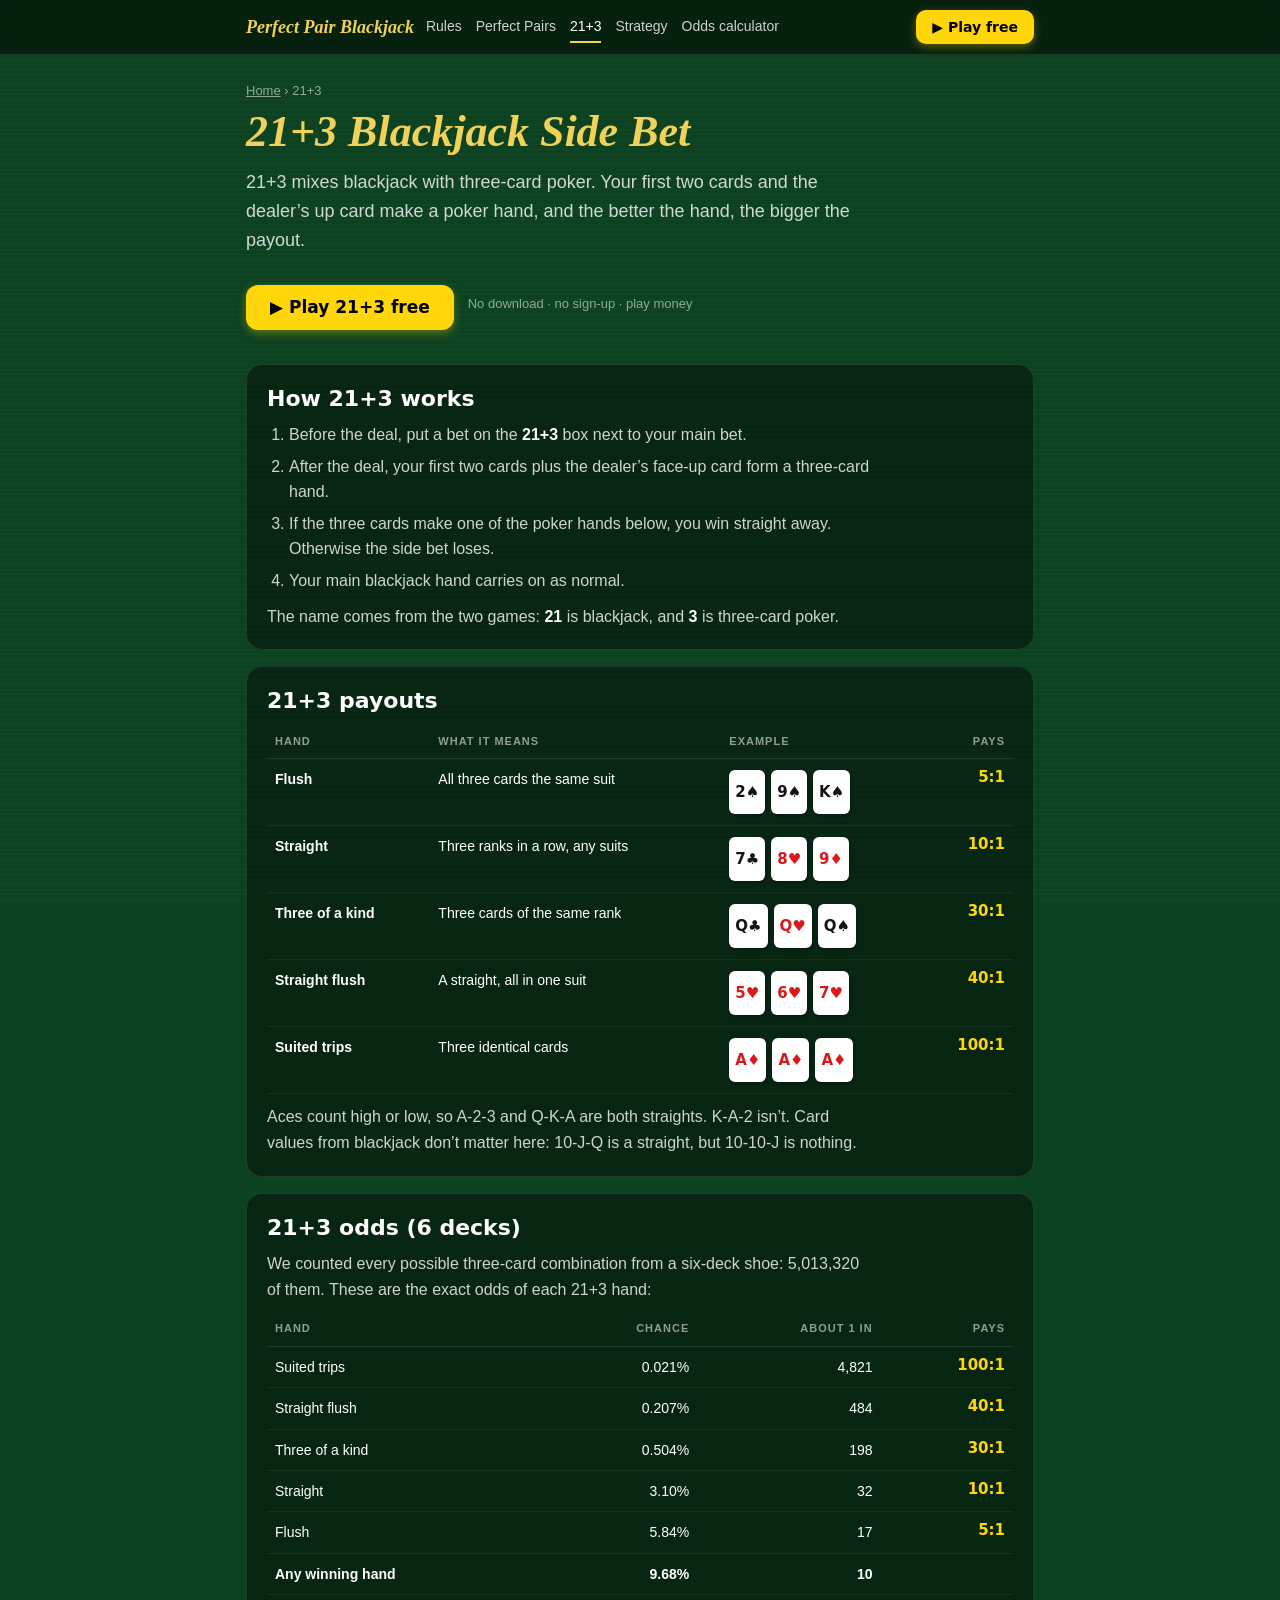
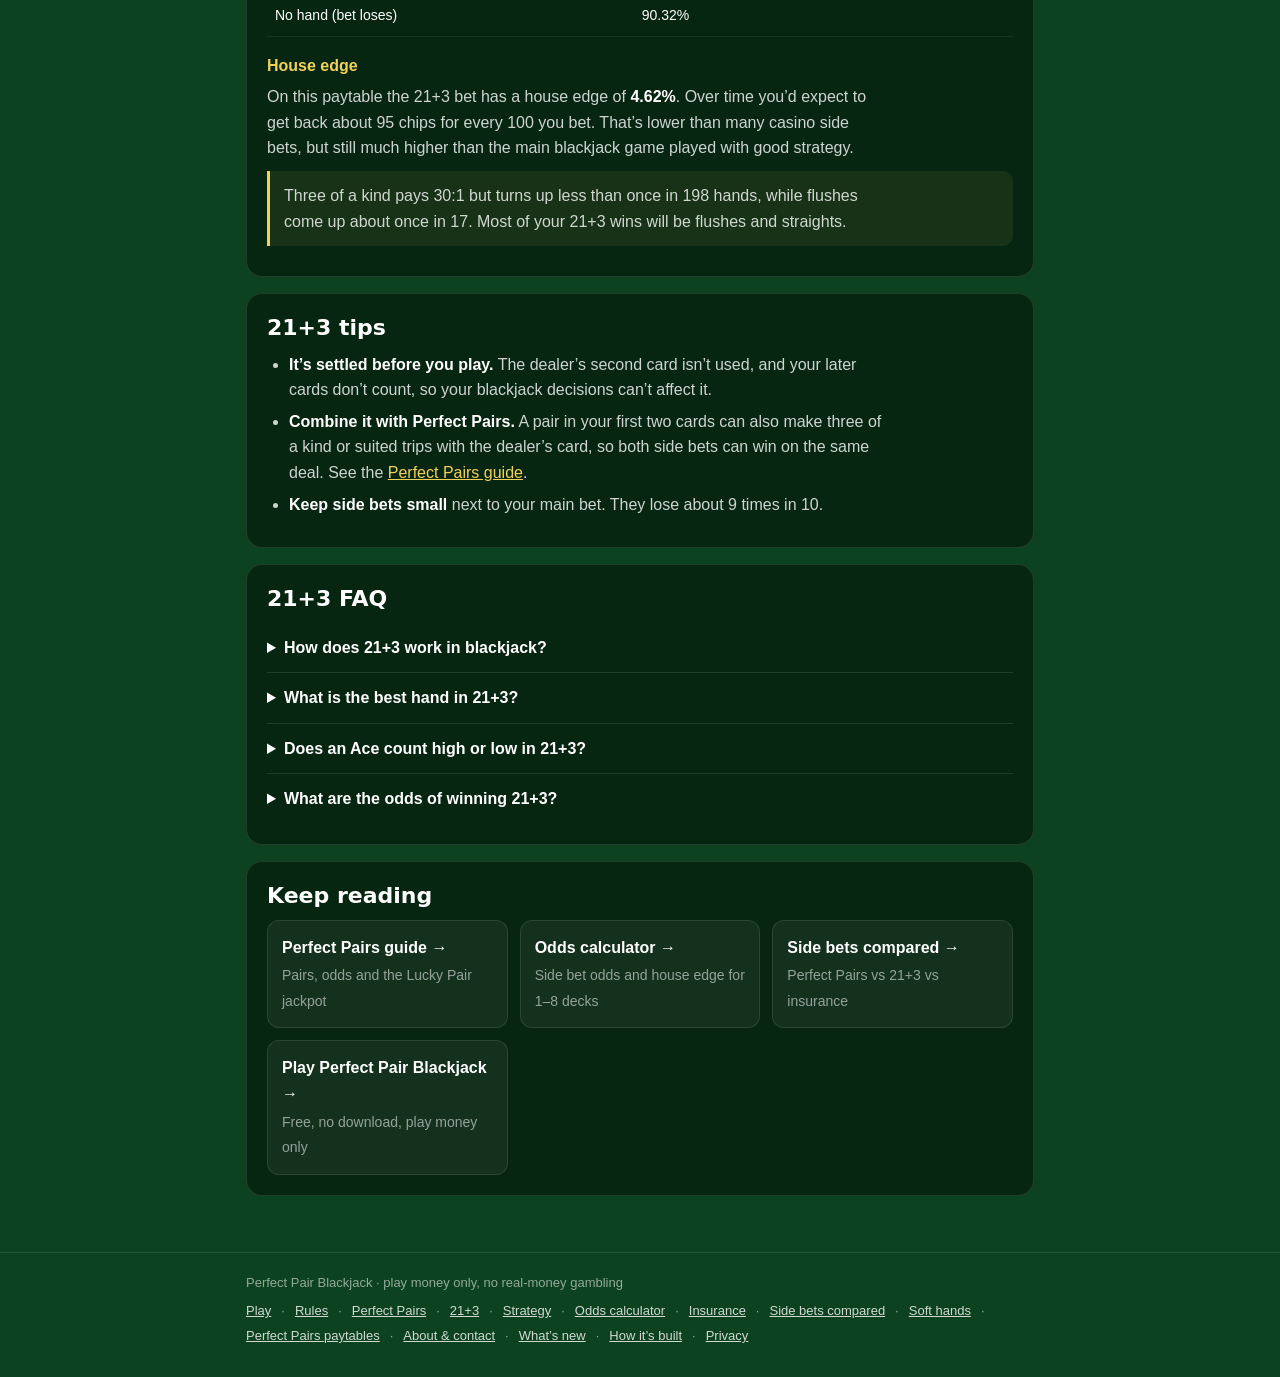
<file: 21-plus-3.html>
<!doctype html>
<html lang="en-GB">
<head>
<meta charset="utf-8">
<meta name="viewport" content="width=device-width, initial-scale=1, viewport-fit=cover">
<title>21+3 Blackjack Side Bet: Rules, Payouts &amp; Odds | Perfect Pair Blackjack</title>
<meta name="description" content="How the 21+3 blackjack side bet works: flush, straight, three of a kind, straight flush and suited trips with your two cards and the dealer’s up card. Exact 6-deck odds. Play free.">
<link rel="canonical" href="https://ppblackjack.co.uk/21-plus-3.html">
<meta name="theme-color" content="#0d4220">
<link rel="icon" type="image/png" sizes="32x32" href="assets/AppIcon-32.png">
<link rel="apple-touch-icon" href="assets/AppIcon-180.png">
<meta property="og:type" content="article">
<meta property="og:title" content="21+3 Blackjack Side Bet: Rules, Payouts &amp; Odds | Perfect Pair Blackjack">
<meta property="og:description" content="How the 21+3 blackjack side bet works: flush, straight, three of a kind, straight flush and suited trips with your two cards and the dealer’s up card. Exact 6-deck odds. Play free.">
<meta property="og:url" content="https://ppblackjack.co.uk/21-plus-3.html">
<meta property="og:image" content="https://ppblackjack.co.uk/assets/share.jpg">
<meta name="twitter:card" content="summary_large_image">
<!-- Google AdSense -->
<script async src="https://pagead2.googlesyndication.com/pagead/js/adsbygoogle.js?client=ca-pub-8138187958283309"
     crossorigin="anonymous"></script>
<link rel="stylesheet" href="assets/site.css">
<script type="application/ld+json">
[
 {
  "@context": "https://schema.org",
  "@type": "Article",
  "headline": "21+3 Blackjack Side Bet: Rules, Payouts and Odds",
  "description": "How the 21+3 blackjack side bet works: flush, straight, three of a kind, straight flush and suited trips with your two cards and the dealer’s up card. Exact 6-deck odds. Play free.",
  "url": "https://ppblackjack.co.uk/21-plus-3.html",
  "inLanguage": "en-GB",
  "datePublished": "2026-10-24",
  "dateModified": "2026-10-24",
  "author": {
   "@type": "Person",
   "name": "Geovan Inacay"
  },
  "publisher": {
   "@type": "Organization",
   "name": "Perfect Pair Blackjack",
   "url": "https://ppblackjack.co.uk/"
  },
  "image": "https://ppblackjack.co.uk/assets/share.jpg"
 },
 {
  "@context": "https://schema.org",
  "@type": "BreadcrumbList",
  "itemListElement": [
   {
    "@type": "ListItem",
    "position": 1,
    "name": "Home",
    "item": "https://ppblackjack.co.uk/"
   },
   {
    "@type": "ListItem",
    "position": 2,
    "name": "21+3 Blackjack Side Bet",
    "item": "https://ppblackjack.co.uk/21-plus-3.html"
   }
  ]
 },
 {
  "@context": "https://schema.org",
  "@type": "FAQPage",
  "mainEntity": [
   {
    "@type": "Question",
    "name": "How does 21+3 work in blackjack?",
    "acceptedAnswer": {
     "@type": "Answer",
     "text": "21+3 takes your first two cards and the dealer’s face-up card and treats them as a three-card poker hand. If those three cards make a flush, straight, three of a kind, straight flush or suited trips, the side bet wins."
    }
   },
   {
    "@type": "Question",
    "name": "What is the best hand in 21+3?",
    "acceptedAnswer": {
     "@type": "Answer",
     "text": "Suited trips, three identical cards with the same rank and suit, is the top hand and pays 100:1. With six decks it comes up about once in every 4,800 hands."
    }
   },
   {
    "@type": "Question",
    "name": "Does an Ace count high or low in 21+3?",
    "acceptedAnswer": {
     "@type": "Answer",
     "text": "Both. A-2-3 and Q-K-A are both straights. A straight can’t wrap around the corner, so K-A-2 is not a straight."
    }
   },
   {
    "@type": "Question",
    "name": "What are the odds of winning 21+3?",
    "acceptedAnswer": {
     "@type": "Answer",
     "text": "With six decks, a 21+3 bet wins about 9.7% of the time, roughly 1 in 10 hands. Most wins are flushes (5.8%) and straights (3.1%)."
    }
   }
  ]
 }
]
</script>
</head>
<body>
<header class="top"><div class="wrap">
  <a class="brand" href="./">Perfect Pair Blackjack</a>
  <nav class="links" aria-label="Guides"><a href="blackjack-rules.html">Rules</a><a href="perfect-pairs.html">Perfect Pairs</a><a href="21-plus-3.html" aria-current=page>21+3</a><a href="basic-strategy.html">Strategy</a><a href="odds-calculator.html">Odds calculator</a></nav>
  <a class="play" href="./">▶ Play free</a>
</div></header>
<main class="wrap">
<p class="crumbs"><a href="./">Home</a> › 21+3</p>
<h1>21+3 Blackjack Side Bet</h1>
<p class="lede">21+3 mixes blackjack with three-card poker. Your first two cards and the dealer’s up card make a poker hand, and the better the hand, the bigger the payout.</p>
<div class="cta"><a class="play big" href="./">▶ Play 21+3 free</a><small>No download · no sign-up · play money</small></div>

<section>
<h2>How 21+3 works</h2>
<ol>
<li>Before the deal, put a bet on the <strong>21+3</strong> box next to your main bet.</li>
<li>After the deal, your first two cards plus the dealer’s face-up card form a three-card hand.</li>
<li>If the three cards make one of the poker hands below, you win straight away. Otherwise the side bet loses.</li>
<li>Your main blackjack hand carries on as normal.</li>
</ol>
<p>The name comes from the two games: <strong>21</strong> is blackjack, and <strong>3</strong> is three-card poker.</p>
</section>

<section>
<h2>21+3 payouts</h2>
<div class="tbl"><table><thead><tr><th>Hand</th><th>What it means</th><th>Example</th><th class="n">Pays</th></tr></thead><tbody>
<tr><td><strong>Flush</strong></td><td>All three cards the same suit</td><td><div class="cards"><span class="pc">2♠</span><span class="pc">9♠</span><span class="pc">K♠</span></div></td><td class="n pay">5:1</td></tr>
<tr><td><strong>Straight</strong></td><td>Three ranks in a row, any suits</td><td><div class="cards"><span class="pc">7♣</span><span class="pc r">8♥</span><span class="pc r">9♦</span></div></td><td class="n pay">10:1</td></tr>
<tr><td><strong>Three of a kind</strong></td><td>Three cards of the same rank</td><td><div class="cards"><span class="pc">Q♣</span><span class="pc r">Q♥</span><span class="pc">Q♠</span></div></td><td class="n pay">30:1</td></tr>
<tr><td><strong>Straight flush</strong></td><td>A straight, all in one suit</td><td><div class="cards"><span class="pc r">5♥</span><span class="pc r">6♥</span><span class="pc r">7♥</span></div></td><td class="n pay">40:1</td></tr>
<tr><td><strong>Suited trips</strong></td><td>Three identical cards</td><td><div class="cards"><span class="pc r">A♦</span><span class="pc r">A♦</span><span class="pc r">A♦</span></div></td><td class="n pay">100:1</td></tr>
</tbody></table></div>
<p>Aces count high or low, so A-2-3 and Q-K-A are both straights. K-A-2 isn’t. Card values from blackjack don’t matter here: 10-J-Q is a straight, but 10-10-J is nothing.</p>
</section>

<section>
<h2>21+3 odds (6 decks)</h2>
<p>We counted every possible three-card combination from a six-deck shoe: 5,013,320 of them. These are the exact odds of each 21+3 hand:</p>
<div class="tbl"><table><thead><tr><th>Hand</th><th class="n">Chance</th><th class="n">About 1 in</th><th class="n">Pays</th></tr></thead><tbody>
<tr><td>Suited trips</td><td class="n">0.021%</td><td class="n">4,821</td><td class="n pay">100:1</td></tr>
<tr><td>Straight flush</td><td class="n">0.207%</td><td class="n">484</td><td class="n pay">40:1</td></tr>
<tr><td>Three of a kind</td><td class="n">0.504%</td><td class="n">198</td><td class="n pay">30:1</td></tr>
<tr><td>Straight</td><td class="n">3.10%</td><td class="n">32</td><td class="n pay">10:1</td></tr>
<tr><td>Flush</td><td class="n">5.84%</td><td class="n">17</td><td class="n pay">5:1</td></tr>
<tr class="total"><td>Any winning hand</td><td class="n">9.68%</td><td class="n">10</td><td class="n"></td></tr>
<tr><td>No hand (bet loses)</td><td class="n">90.32%</td><td class="n"></td><td class="n"></td></tr>
</tbody></table></div>
<h3>House edge</h3>
<p>On this paytable the 21+3 bet has a house edge of <strong>4.62%</strong>. Over time you’d expect to get back about 95 chips for every 100 you bet. That’s lower than many casino side bets, but still much higher than the main blackjack game played with good strategy.</p>
<div class="callout"><p>Three of a kind pays 30:1 but turns up less than once in 198 hands, while flushes come up about once in 17. Most of your 21+3 wins will be flushes and straights.</p></div>
</section>

<section>
<h2>21+3 tips</h2>
<ul>
<li><strong>It’s settled before you play.</strong> The dealer’s second card isn’t used, and your later cards don’t count, so your blackjack decisions can’t affect it.</li>
<li><strong>Combine it with Perfect Pairs.</strong> A pair in your first two cards can also make three of a kind or suited trips with the dealer’s card, so both side bets can win on the same deal. See the <a href="perfect-pairs.html">Perfect Pairs guide</a>.</li>
<li><strong>Keep side bets small</strong> next to your main bet. They lose about 9 times in 10.</li>
</ul>
</section>

<section><h2>21+3 FAQ</h2><details><summary>How does 21+3 work in blackjack?</summary><p>21+3 takes your first two cards and the dealer’s face-up card and treats them as a three-card poker hand. If those three cards make a flush, straight, three of a kind, straight flush or suited trips, the side bet wins.</p></details><details><summary>What is the best hand in 21+3?</summary><p>Suited trips, three identical cards with the same rank and suit, is the top hand and pays 100:1. With six decks it comes up about once in every 4,800 hands.</p></details><details><summary>Does an Ace count high or low in 21+3?</summary><p>Both. A-2-3 and Q-K-A are both straights. A straight can’t wrap around the corner, so K-A-2 is not a straight.</p></details><details><summary>What are the odds of winning 21+3?</summary><p>With six decks, a 21+3 bet wins about 9.7% of the time, roughly 1 in 10 hands. Most wins are flushes (5.8%) and straights (3.1%).</p></details></section>
<section><h2>Keep reading</h2><div class="next"><a href="perfect-pairs.html"><b>Perfect Pairs guide →</b><span>Pairs, odds and the Lucky Pair jackpot</span></a><a href="odds-calculator.html"><b>Odds calculator →</b><span>Side bet odds and house edge for 1–8 decks</span></a><a href="side-bets-compared.html"><b>Side bets compared →</b><span>Perfect Pairs vs 21+3 vs insurance</span></a><a href="./"><b>Play Perfect Pair Blackjack →</b><span>Free, no download, play money only</span></a></div></section>
</main>
<footer class="site"><div class="wrap"><span>Perfect Pair Blackjack · play money only, no real-money gambling</span><span class="fl"><a href="./">Play</a> · <a href="blackjack-rules.html">Rules</a> · <a href="perfect-pairs.html">Perfect Pairs</a> · <a href="21-plus-3.html">21+3</a> · <a href="basic-strategy.html">Strategy</a> · <a href="odds-calculator.html">Odds calculator</a> · <a href="insurance.html">Insurance</a> · <a href="side-bets-compared.html">Side bets compared</a> · <a href="soft-hands.html">Soft hands</a> · <a href="perfect-pairs-paytables.html">Perfect Pairs paytables</a> · <a href="about.html">About &amp; contact</a> · <a href="changelog.html">What’s new</a> · <a href="tech-stack.html">How it’s built</a> · <a href="privacy.html">Privacy</a></span></div></footer>
<!-- Cloudflare Web Analytics --><script type='module' src='https://static.cloudflareinsights.com/beacon.min.js' data-cf-beacon='{"token": "f0fce5bdd02c4a28bc33d09ca001b6e6"}'></script><!-- End Cloudflare Web Analytics -->
</body>
</html>
</file>
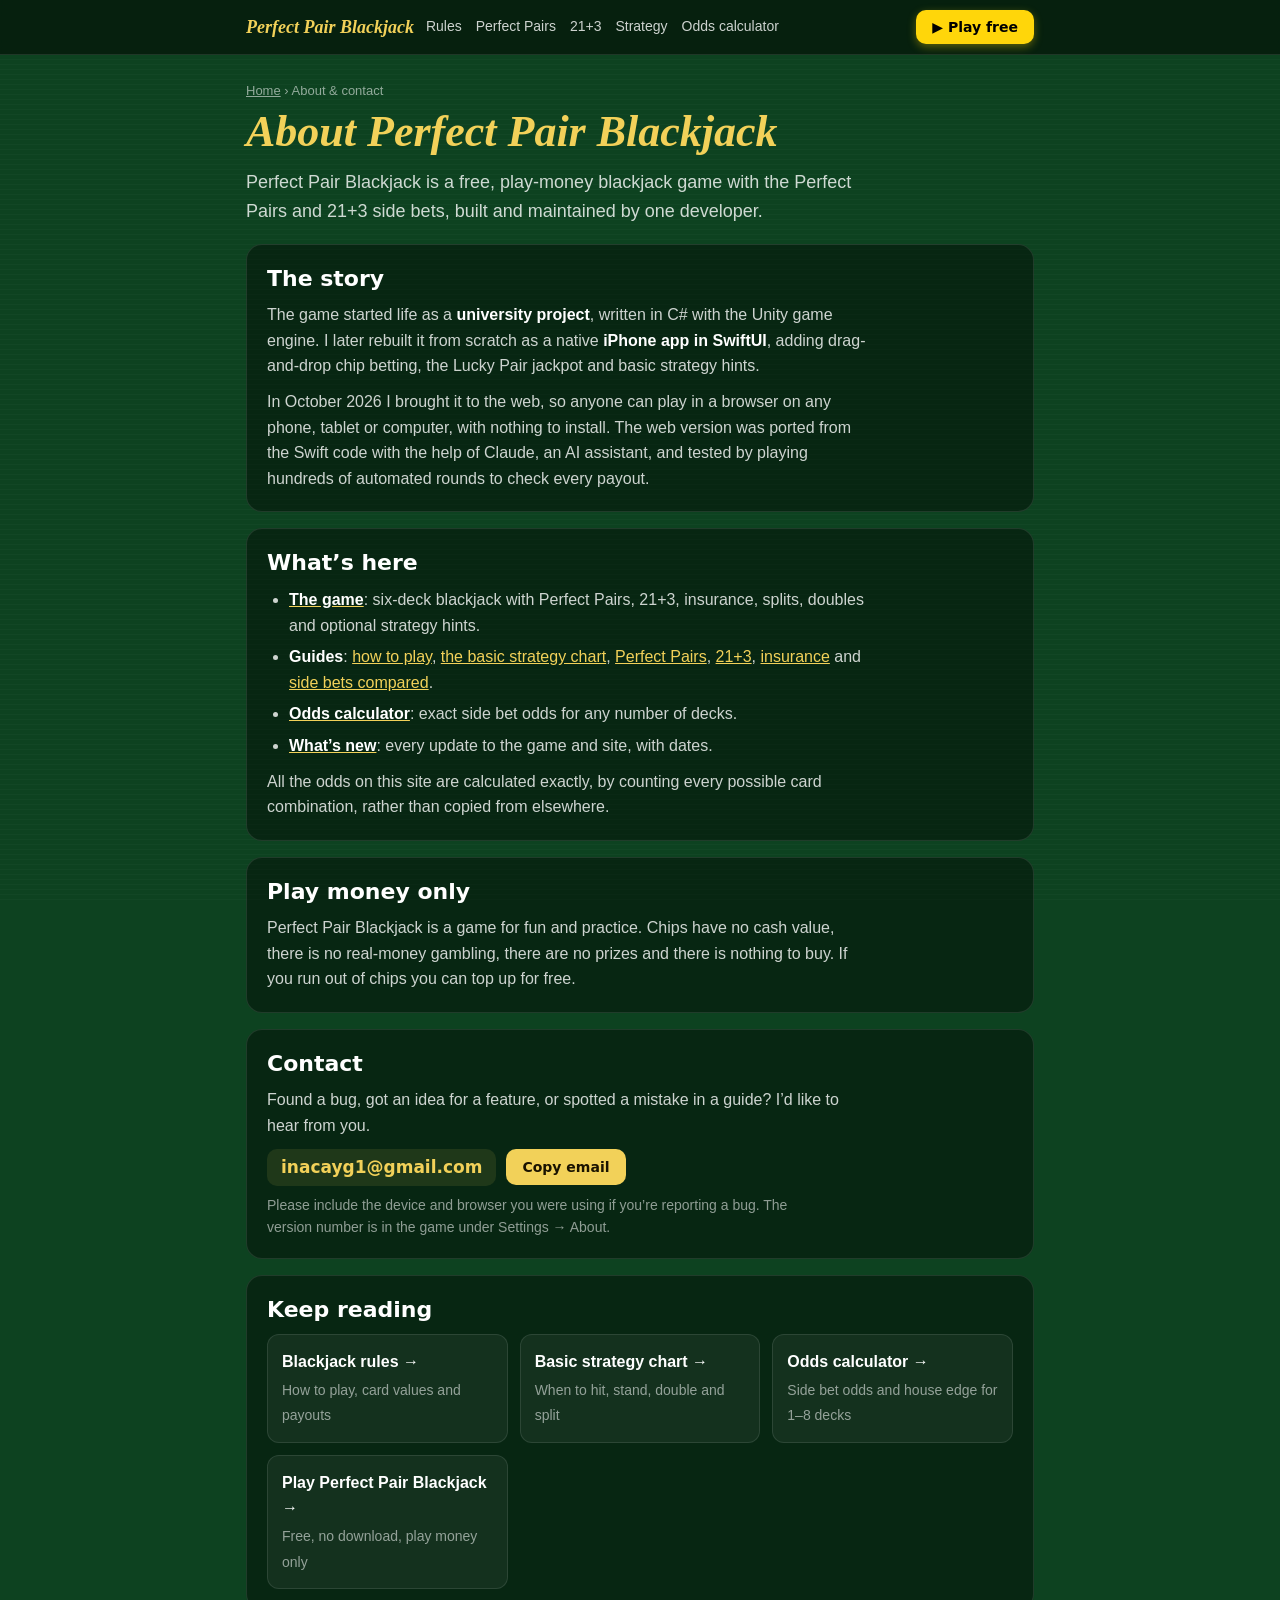
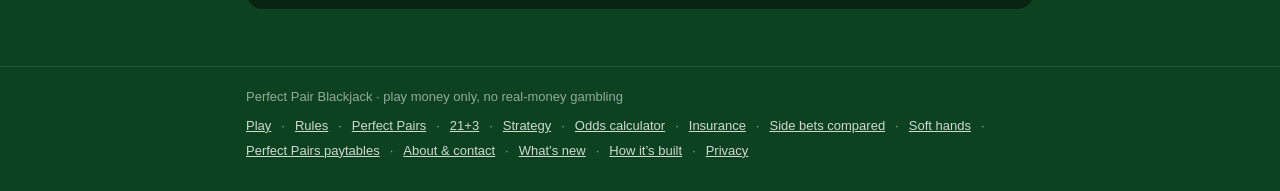
<file: about.html>
<!doctype html>
<html lang="en-GB">
<head>
<meta charset="utf-8">
<meta name="viewport" content="width=device-width, initial-scale=1, viewport-fit=cover">
<title>About &amp; Contact | Perfect Pair Blackjack</title>
<meta name="description" content="About Perfect Pair Blackjack: from a Unity university project to an iPhone app to a free web game. Who makes it, what’s on the site and how to get in touch.">
<link rel="canonical" href="https://ppblackjack.co.uk/about.html">
<meta name="theme-color" content="#0d4220">
<link rel="icon" type="image/png" sizes="32x32" href="assets/AppIcon-32.png">
<link rel="apple-touch-icon" href="assets/AppIcon-180.png">
<meta property="og:type" content="article">
<meta property="og:title" content="About &amp; Contact | Perfect Pair Blackjack">
<meta property="og:description" content="About Perfect Pair Blackjack: from a Unity university project to an iPhone app to a free web game. Who makes it, what’s on the site and how to get in touch.">
<meta property="og:url" content="https://ppblackjack.co.uk/about.html">
<meta property="og:image" content="https://ppblackjack.co.uk/assets/share.jpg">
<meta name="twitter:card" content="summary_large_image">
<!-- Google AdSense -->
<script async src="https://pagead2.googlesyndication.com/pagead/js/adsbygoogle.js?client=ca-pub-8138187958283309"
     crossorigin="anonymous"></script>
<link rel="stylesheet" href="assets/site.css">
<script type="application/ld+json">
[
 {
  "@context": "https://schema.org",
  "@type": "Article",
  "headline": "About Perfect Pair Blackjack",
  "description": "About Perfect Pair Blackjack: from a Unity university project to an iPhone app to a free web game. Who makes it, what’s on the site and how to get in touch.",
  "url": "https://ppblackjack.co.uk/about.html",
  "inLanguage": "en-GB",
  "datePublished": "2026-10-24",
  "dateModified": "2026-10-24",
  "author": {
   "@type": "Person",
   "name": "Geovan Inacay"
  },
  "publisher": {
   "@type": "Organization",
   "name": "Perfect Pair Blackjack",
   "url": "https://ppblackjack.co.uk/"
  },
  "image": "https://ppblackjack.co.uk/assets/share.jpg"
 },
 {
  "@context": "https://schema.org",
  "@type": "BreadcrumbList",
  "itemListElement": [
   {
    "@type": "ListItem",
    "position": 1,
    "name": "Home",
    "item": "https://ppblackjack.co.uk/"
   },
   {
    "@type": "ListItem",
    "position": 2,
    "name": "About Perfect Pair Blackjack",
    "item": "https://ppblackjack.co.uk/about.html"
   }
  ]
 },
 {
  "@context": "https://schema.org",
  "@type": "AboutPage",
  "name": "About Perfect Pair Blackjack",
  "url": "https://ppblackjack.co.uk/about.html",
  "mainEntity": {
   "@type": "Person",
   "name": "Geovan Inacay",
   "email": "inacayg1@gmail.com"
  }
 }
]
</script>
</head>
<body>
<header class="top"><div class="wrap">
  <a class="brand" href="./">Perfect Pair Blackjack</a>
  <nav class="links" aria-label="Guides"><a href="blackjack-rules.html">Rules</a><a href="perfect-pairs.html">Perfect Pairs</a><a href="21-plus-3.html">21+3</a><a href="basic-strategy.html">Strategy</a><a href="odds-calculator.html">Odds calculator</a></nav>
  <a class="play" href="./">▶ Play free</a>
</div></header>
<main class="wrap">
<p class="crumbs"><a href="./">Home</a> › About & contact</p>
<h1>About Perfect Pair Blackjack</h1>
<p class="lede">Perfect Pair Blackjack is a free, play-money blackjack game with the Perfect Pairs and 21+3 side bets, built and maintained by one developer.</p>

<section>
<h2>The story</h2>
<p>The game started life as a <strong>university project</strong>, written in C# with the Unity game engine. I later rebuilt it from scratch as a native <strong>iPhone app in SwiftUI</strong>, adding drag-and-drop chip betting, the Lucky Pair jackpot and basic strategy hints.</p>
<p>In October 2026 I brought it to the web, so anyone can play in a browser on any phone, tablet or computer, with nothing to install. The web version was ported from the Swift code with the help of Claude, an AI assistant, and tested by playing hundreds of automated rounds to check every payout.</p>
</section>

<section>
<h2>What’s here</h2>
<ul>
<li><a href="./"><strong>The game</strong></a>: six-deck blackjack with Perfect Pairs, 21+3, insurance, splits, doubles and optional strategy hints.</li>
<li><strong>Guides</strong>: <a href="blackjack-rules.html">how to play</a>, <a href="basic-strategy.html">the basic strategy chart</a>, <a href="perfect-pairs.html">Perfect Pairs</a>, <a href="21-plus-3.html">21+3</a>, <a href="insurance.html">insurance</a> and <a href="side-bets-compared.html">side bets compared</a>.</li>
<li><a href="odds-calculator.html"><strong>Odds calculator</strong></a>: exact side bet odds for any number of decks.</li>
<li><a href="changelog.html"><strong>What’s new</strong></a>: every update to the game and site, with dates.</li>
</ul>
<p>All the odds on this site are calculated exactly, by counting every possible card combination, rather than copied from elsewhere.</p>
</section>

<section>
<h2>Play money only</h2>
<p>Perfect Pair Blackjack is a game for fun and practice. Chips have no cash value, there is no real-money gambling, there are no prizes and there is nothing to buy. If you run out of chips you can top up for free.</p>
</section>

<section>
<h2>Contact</h2>
<p>Found a bug, got an idea for a feature, or spotted a mistake in a guide? I’d like to hear from you.</p>
<div class="contact"><code id="email">inacayg1@gmail.com</code><button class="copy" type="button" id="copy-email">Copy email</button></div>
<p style="color:var(--ink-3);font-size:14px">Please include the device and browser you were using if you’re reporting a bug. The version number is in the game under Settings → About.</p>
</section>
<script>
document.getElementById('copy-email').addEventListener('click', async e => {
  const b = e.currentTarget, t = document.getElementById('email').textContent;
  try { await navigator.clipboard.writeText(t); b.textContent = 'Copied'; }
  catch (err) { const r = document.createRange(); r.selectNodeContents(document.getElementById('email')); const s = getSelection(); s.removeAllRanges(); s.addRange(r); b.textContent = 'Selected: press copy'; }
  setTimeout(() => b.textContent = 'Copy email', 2000);
});
</script>
<section><h2>Keep reading</h2><div class="next"><a href="blackjack-rules.html"><b>Blackjack rules →</b><span>How to play, card values and payouts</span></a><a href="basic-strategy.html"><b>Basic strategy chart →</b><span>When to hit, stand, double and split</span></a><a href="odds-calculator.html"><b>Odds calculator →</b><span>Side bet odds and house edge for 1–8 decks</span></a><a href="./"><b>Play Perfect Pair Blackjack →</b><span>Free, no download, play money only</span></a></div></section>
</main>
<footer class="site"><div class="wrap"><span>Perfect Pair Blackjack · play money only, no real-money gambling</span><span class="fl"><a href="./">Play</a> · <a href="blackjack-rules.html">Rules</a> · <a href="perfect-pairs.html">Perfect Pairs</a> · <a href="21-plus-3.html">21+3</a> · <a href="basic-strategy.html">Strategy</a> · <a href="odds-calculator.html">Odds calculator</a> · <a href="insurance.html">Insurance</a> · <a href="side-bets-compared.html">Side bets compared</a> · <a href="soft-hands.html">Soft hands</a> · <a href="perfect-pairs-paytables.html">Perfect Pairs paytables</a> · <a href="about.html">About &amp; contact</a> · <a href="changelog.html">What’s new</a> · <a href="tech-stack.html">How it’s built</a> · <a href="privacy.html">Privacy</a></span></div></footer>
<!-- Cloudflare Web Analytics --><script type='module' src='https://static.cloudflareinsights.com/beacon.min.js' data-cf-beacon='{"token": "f0fce5bdd02c4a28bc33d09ca001b6e6"}'></script><!-- End Cloudflare Web Analytics -->
</body>
</html>
</file>
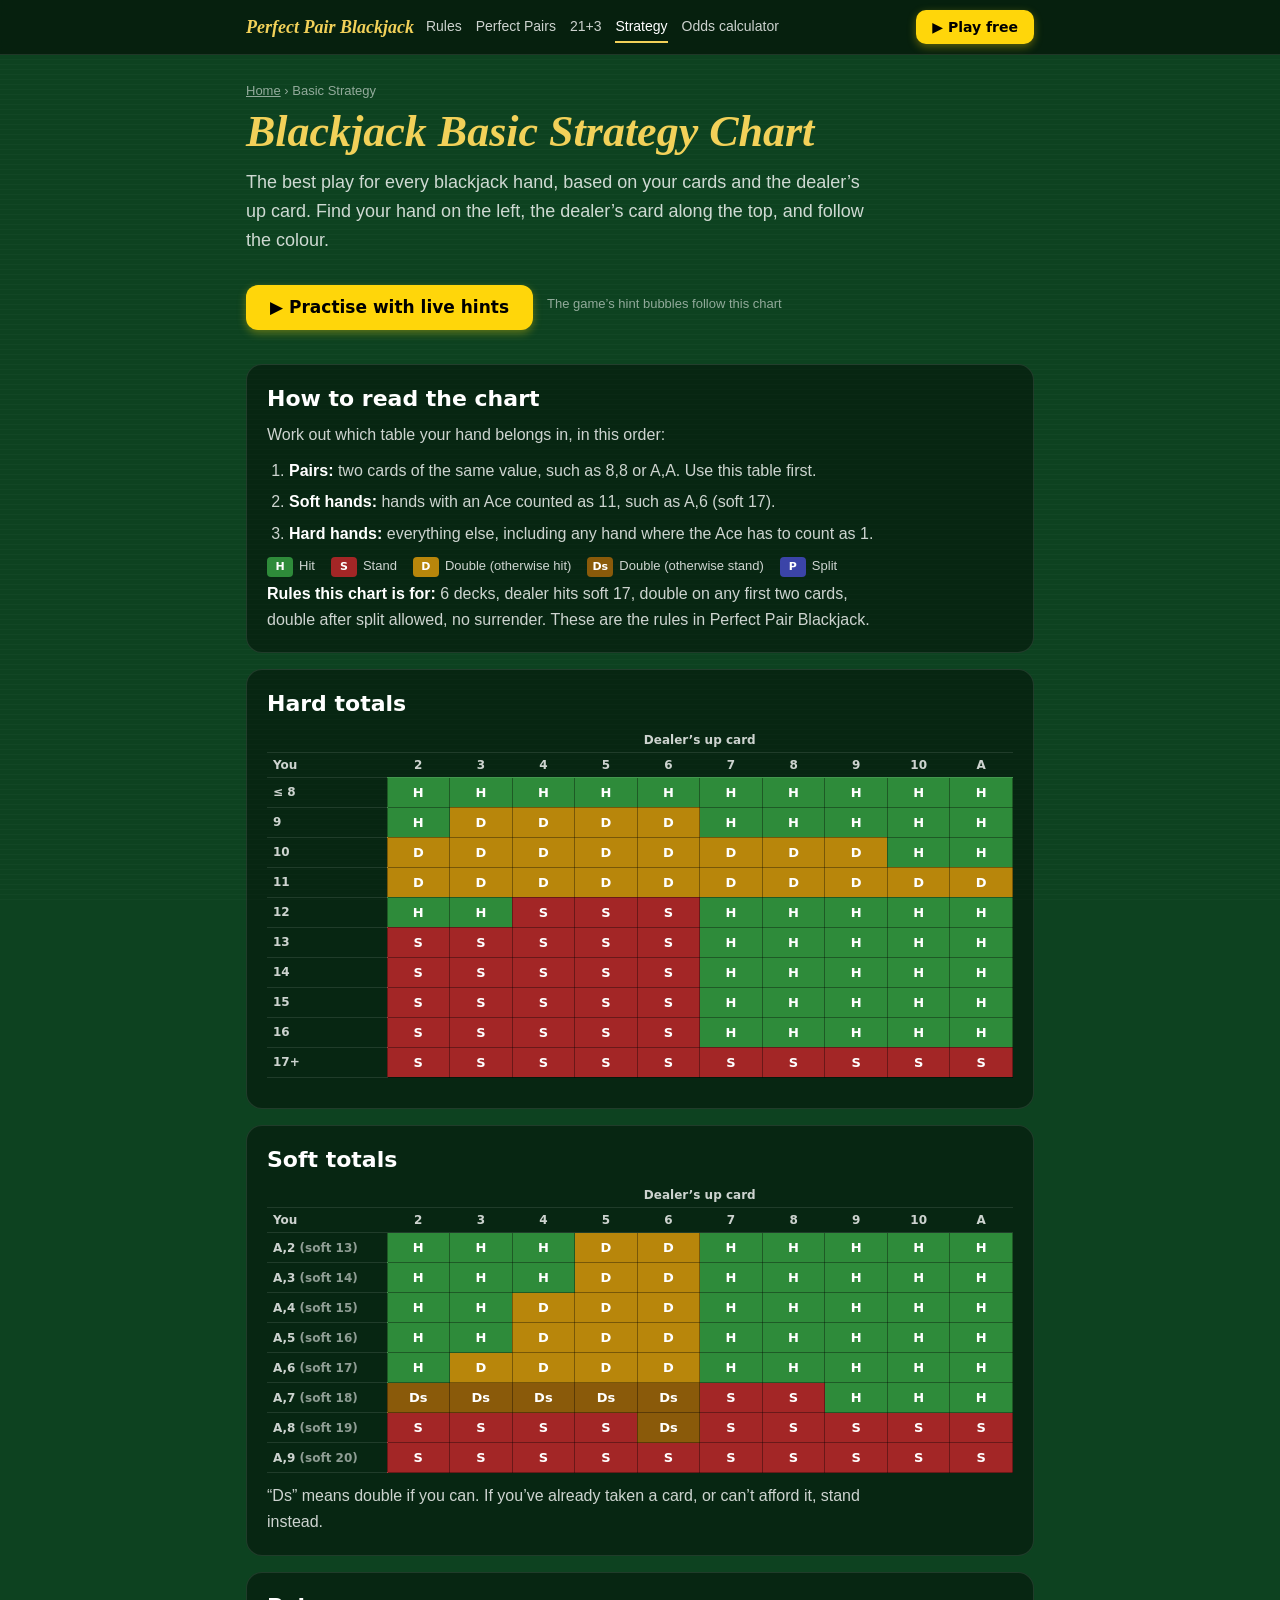
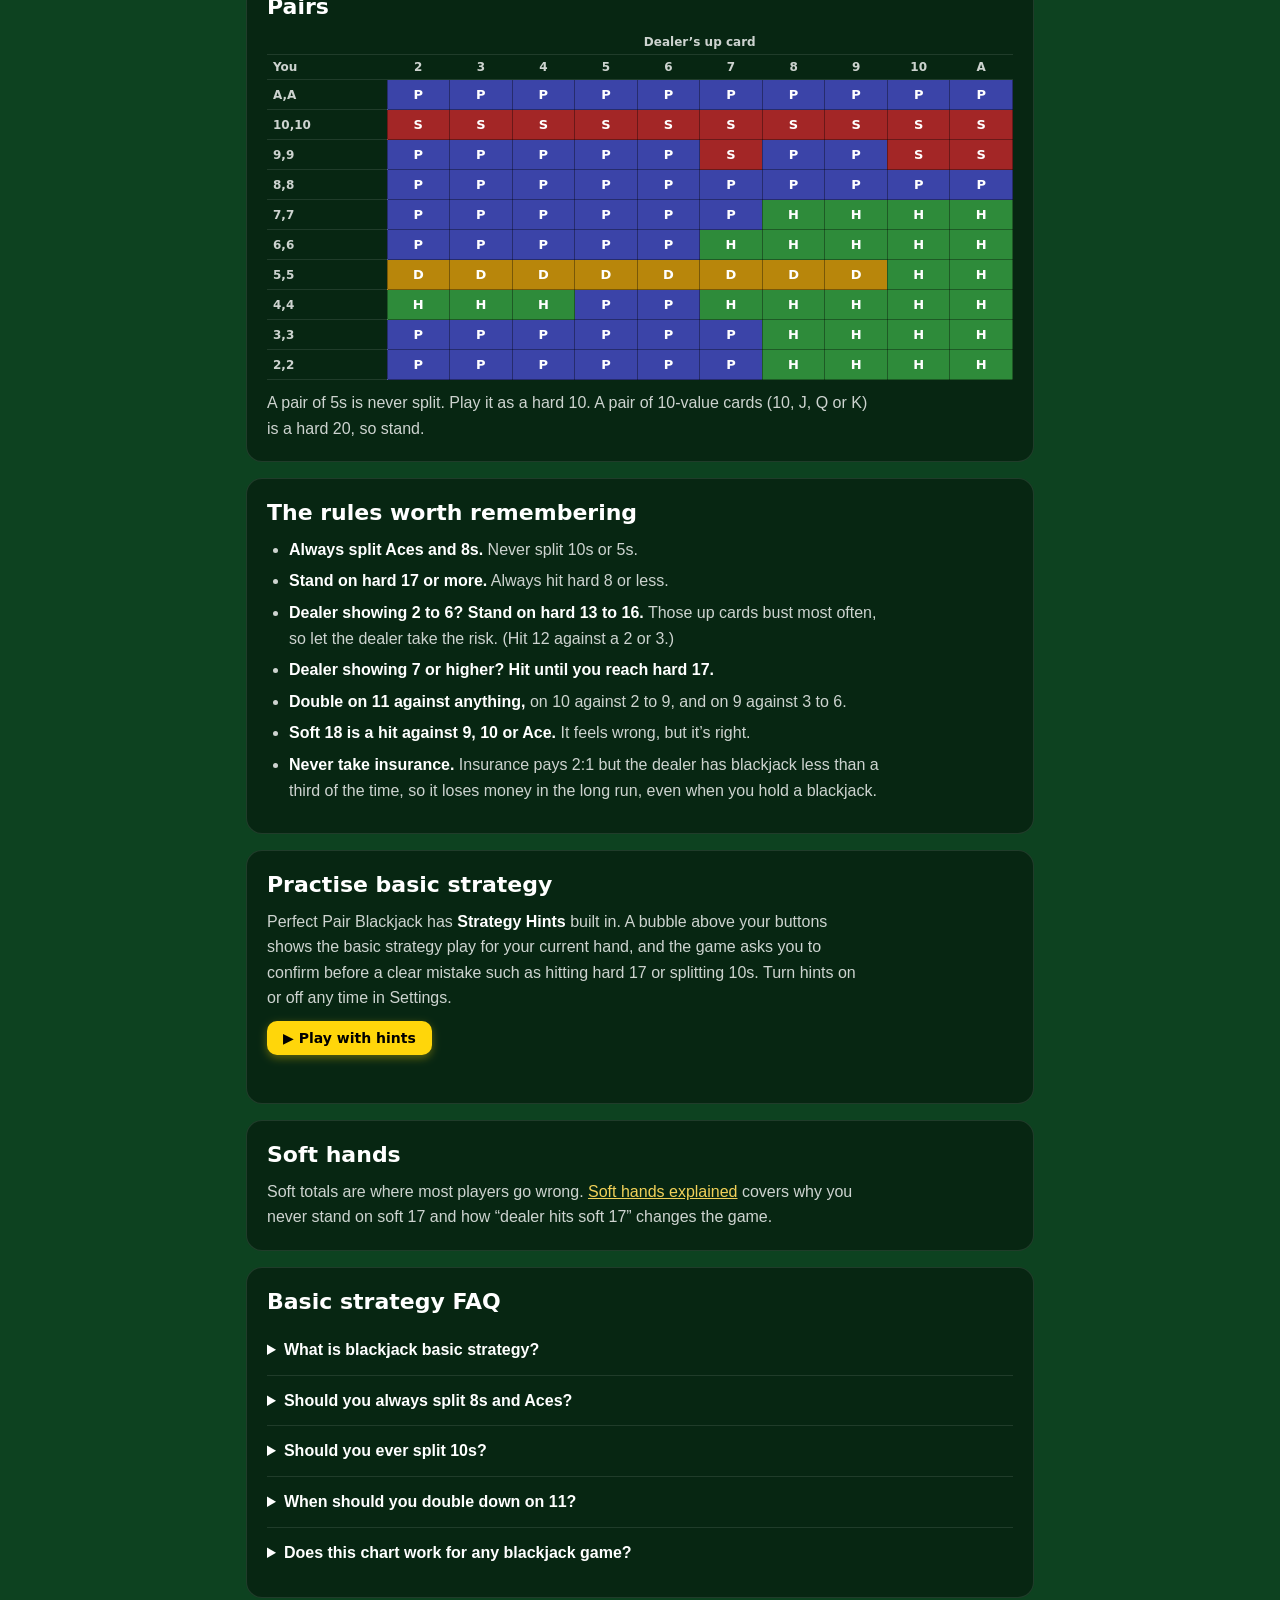
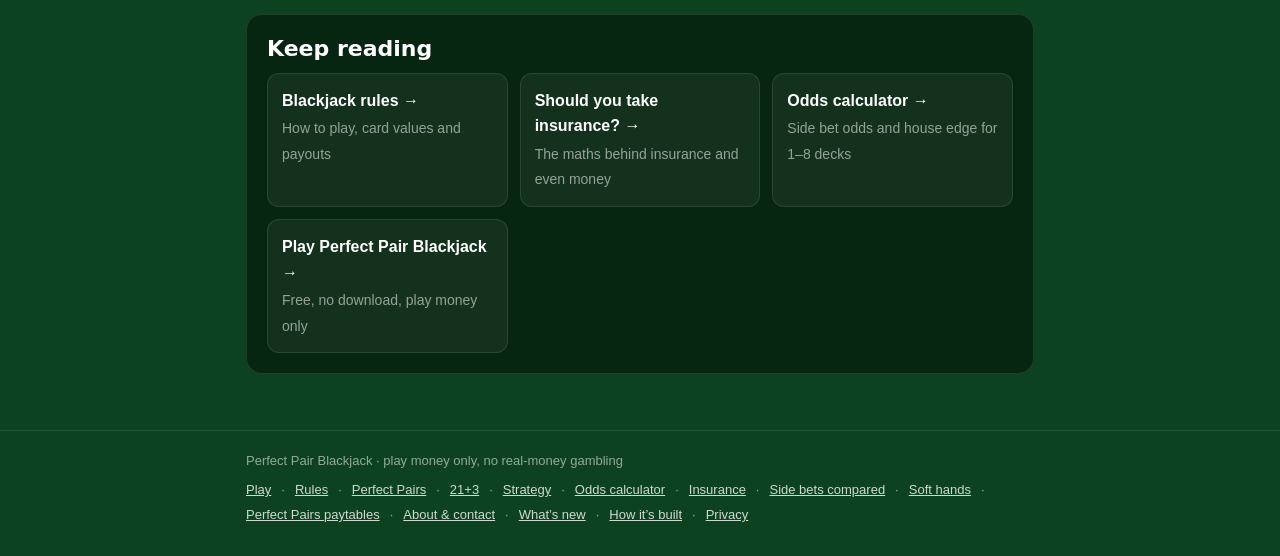
<file: basic-strategy.html>
<!doctype html>
<html lang="en-GB">
<head>
<meta charset="utf-8">
<meta name="viewport" content="width=device-width, initial-scale=1, viewport-fit=cover">
<title>Blackjack Basic Strategy Chart (6 Decks, H17) | Perfect Pair Blackjack</title>
<meta name="description" content="Free blackjack basic strategy chart for 6 decks, dealer hits soft 17, double after split: exactly when to hit, stand, double and split, with the key rules explained.">
<link rel="canonical" href="https://ppblackjack.co.uk/basic-strategy.html">
<meta name="theme-color" content="#0d4220">
<link rel="icon" type="image/png" sizes="32x32" href="assets/AppIcon-32.png">
<link rel="apple-touch-icon" href="assets/AppIcon-180.png">
<meta property="og:type" content="article">
<meta property="og:title" content="Blackjack Basic Strategy Chart (6 Decks, H17) | Perfect Pair Blackjack">
<meta property="og:description" content="Free blackjack basic strategy chart for 6 decks, dealer hits soft 17, double after split: exactly when to hit, stand, double and split, with the key rules explained.">
<meta property="og:url" content="https://ppblackjack.co.uk/basic-strategy.html">
<meta property="og:image" content="https://ppblackjack.co.uk/assets/share.jpg">
<meta name="twitter:card" content="summary_large_image">
<!-- Google AdSense -->
<script async src="https://pagead2.googlesyndication.com/pagead/js/adsbygoogle.js?client=ca-pub-8138187958283309"
     crossorigin="anonymous"></script>
<link rel="stylesheet" href="assets/site.css">
<script type="application/ld+json">
[
 {
  "@context": "https://schema.org",
  "@type": "Article",
  "headline": "Blackjack Basic Strategy Chart (6 Decks, Dealer Hits Soft 17)",
  "description": "Free blackjack basic strategy chart for 6 decks, dealer hits soft 17, double after split: exactly when to hit, stand, double and split, with the key rules explained.",
  "url": "https://ppblackjack.co.uk/basic-strategy.html",
  "inLanguage": "en-GB",
  "datePublished": "2026-10-24",
  "dateModified": "2026-10-24",
  "author": {
   "@type": "Person",
   "name": "Geovan Inacay"
  },
  "publisher": {
   "@type": "Organization",
   "name": "Perfect Pair Blackjack",
   "url": "https://ppblackjack.co.uk/"
  },
  "image": "https://ppblackjack.co.uk/assets/share.jpg"
 },
 {
  "@context": "https://schema.org",
  "@type": "BreadcrumbList",
  "itemListElement": [
   {
    "@type": "ListItem",
    "position": 1,
    "name": "Home",
    "item": "https://ppblackjack.co.uk/"
   },
   {
    "@type": "ListItem",
    "position": 2,
    "name": "Blackjack Basic Strategy Chart (6 Decks, Dealer Hits Soft 17)",
    "item": "https://ppblackjack.co.uk/basic-strategy.html"
   }
  ]
 },
 {
  "@context": "https://schema.org",
  "@type": "FAQPage",
  "mainEntity": [
   {
    "@type": "Question",
    "name": "What is blackjack basic strategy?",
    "acceptedAnswer": {
     "@type": "Answer",
     "text": "Basic strategy is the mathematically best way to play every blackjack hand, based only on your cards and the dealer’s up card. It doesn’t guarantee you win a hand, but it gives the lowest house edge over time."
    }
   },
   {
    "@type": "Question",
    "name": "Should you always split 8s and Aces?",
    "acceptedAnswer": {
     "@type": "Answer",
     "text": "Yes. With these rules you should always split a pair of Aces and a pair of 8s, whatever the dealer shows. A pair of 8s is 16, the worst total, and two Aces give two strong starting hands."
    }
   },
   {
    "@type": "Question",
    "name": "Should you ever split 10s?",
    "acceptedAnswer": {
     "@type": "Answer",
     "text": "No. A pair of 10s is 20, one of the best hands in the game, so basic strategy says always stand."
    }
   },
   {
    "@type": "Question",
    "name": "When should you double down on 11?",
    "acceptedAnswer": {
     "@type": "Answer",
     "text": "With six decks and a dealer who hits soft 17, double down on a hard 11 against every dealer up card, including an Ace."
    }
   },
   {
    "@type": "Question",
    "name": "Does this chart work for any blackjack game?",
    "acceptedAnswer": {
     "@type": "Answer",
     "text": "It’s built for 6 decks, dealer hits soft 17, double on any two cards, double after split allowed, and no surrender, which are the rules in Perfect Pair Blackjack. Other rule sets change a handful of borderline decisions."
    }
   }
  ]
 }
]
</script>
</head>
<body>
<header class="top"><div class="wrap">
  <a class="brand" href="./">Perfect Pair Blackjack</a>
  <nav class="links" aria-label="Guides"><a href="blackjack-rules.html">Rules</a><a href="perfect-pairs.html">Perfect Pairs</a><a href="21-plus-3.html">21+3</a><a href="basic-strategy.html" aria-current=page>Strategy</a><a href="odds-calculator.html">Odds calculator</a></nav>
  <a class="play" href="./">▶ Play free</a>
</div></header>
<main class="wrap">
<p class="crumbs"><a href="./">Home</a> › Basic Strategy</p>
<h1>Blackjack Basic Strategy Chart</h1>
<p class="lede">The best play for every blackjack hand, based on your cards and the dealer’s up card. Find your hand on the left, the dealer’s card along the top, and follow the colour.</p>
<div class="cta"><a class="play big" href="./">▶ Practise with live hints</a><small>The game’s hint bubbles follow this chart</small></div>

<section>
<h2>How to read the chart</h2>
<p>Work out which table your hand belongs in, in this order:</p>
<ol>
<li><strong>Pairs:</strong> two cards of the same value, such as 8,8 or A,A. Use this table first.</li>
<li><strong>Soft hands:</strong> hands with an Ace counted as 11, such as A,6 (soft 17).</li>
<li><strong>Hard hands:</strong> everything else, including any hand where the Ace has to count as 1.</li>
</ol>
<div class="legend"><span><i style="background:var(--hit)">H</i>Hit</span><span><i style="background:var(--stand)">S</i>Stand</span><span><i style="background:var(--dbl)">D</i>Double (otherwise hit)</span><span><i style="background:var(--ds)">Ds</i>Double (otherwise stand)</span><span><i style="background:var(--split)">P</i>Split</span></div>
<p><strong>Rules this chart is for:</strong> 6 decks, dealer hits soft 17, double on any first two cards, double after split allowed, no surrender. These are the rules in Perfect Pair Blackjack.</p>
</section>

<section><h2>Hard totals</h2><div class="tbl"><table class="chart"><colgroup><col class="lab"><col><col><col><col><col><col><col><col><col><col></colgroup><thead><tr><th class="row"></th><th colspan="10">Dealer’s up card</th></tr><tr><th class="row">You</th><th>2</th><th>3</th><th>4</th><th>5</th><th>6</th><th>7</th><th>8</th><th>9</th><th>10</th><th>A</th></tr></thead><tbody><tr><th class="row">≤ 8</th><td class="H" title="Hit">H</td><td class="H" title="Hit">H</td><td class="H" title="Hit">H</td><td class="H" title="Hit">H</td><td class="H" title="Hit">H</td><td class="H" title="Hit">H</td><td class="H" title="Hit">H</td><td class="H" title="Hit">H</td><td class="H" title="Hit">H</td><td class="H" title="Hit">H</td></tr><tr><th class="row">9</th><td class="H" title="Hit">H</td><td class="D" title="Double (otherwise hit)">D</td><td class="D" title="Double (otherwise hit)">D</td><td class="D" title="Double (otherwise hit)">D</td><td class="D" title="Double (otherwise hit)">D</td><td class="H" title="Hit">H</td><td class="H" title="Hit">H</td><td class="H" title="Hit">H</td><td class="H" title="Hit">H</td><td class="H" title="Hit">H</td></tr><tr><th class="row">10</th><td class="D" title="Double (otherwise hit)">D</td><td class="D" title="Double (otherwise hit)">D</td><td class="D" title="Double (otherwise hit)">D</td><td class="D" title="Double (otherwise hit)">D</td><td class="D" title="Double (otherwise hit)">D</td><td class="D" title="Double (otherwise hit)">D</td><td class="D" title="Double (otherwise hit)">D</td><td class="D" title="Double (otherwise hit)">D</td><td class="H" title="Hit">H</td><td class="H" title="Hit">H</td></tr><tr><th class="row">11</th><td class="D" title="Double (otherwise hit)">D</td><td class="D" title="Double (otherwise hit)">D</td><td class="D" title="Double (otherwise hit)">D</td><td class="D" title="Double (otherwise hit)">D</td><td class="D" title="Double (otherwise hit)">D</td><td class="D" title="Double (otherwise hit)">D</td><td class="D" title="Double (otherwise hit)">D</td><td class="D" title="Double (otherwise hit)">D</td><td class="D" title="Double (otherwise hit)">D</td><td class="D" title="Double (otherwise hit)">D</td></tr><tr><th class="row">12</th><td class="H" title="Hit">H</td><td class="H" title="Hit">H</td><td class="S" title="Stand">S</td><td class="S" title="Stand">S</td><td class="S" title="Stand">S</td><td class="H" title="Hit">H</td><td class="H" title="Hit">H</td><td class="H" title="Hit">H</td><td class="H" title="Hit">H</td><td class="H" title="Hit">H</td></tr><tr><th class="row">13</th><td class="S" title="Stand">S</td><td class="S" title="Stand">S</td><td class="S" title="Stand">S</td><td class="S" title="Stand">S</td><td class="S" title="Stand">S</td><td class="H" title="Hit">H</td><td class="H" title="Hit">H</td><td class="H" title="Hit">H</td><td class="H" title="Hit">H</td><td class="H" title="Hit">H</td></tr><tr><th class="row">14</th><td class="S" title="Stand">S</td><td class="S" title="Stand">S</td><td class="S" title="Stand">S</td><td class="S" title="Stand">S</td><td class="S" title="Stand">S</td><td class="H" title="Hit">H</td><td class="H" title="Hit">H</td><td class="H" title="Hit">H</td><td class="H" title="Hit">H</td><td class="H" title="Hit">H</td></tr><tr><th class="row">15</th><td class="S" title="Stand">S</td><td class="S" title="Stand">S</td><td class="S" title="Stand">S</td><td class="S" title="Stand">S</td><td class="S" title="Stand">S</td><td class="H" title="Hit">H</td><td class="H" title="Hit">H</td><td class="H" title="Hit">H</td><td class="H" title="Hit">H</td><td class="H" title="Hit">H</td></tr><tr><th class="row">16</th><td class="S" title="Stand">S</td><td class="S" title="Stand">S</td><td class="S" title="Stand">S</td><td class="S" title="Stand">S</td><td class="S" title="Stand">S</td><td class="H" title="Hit">H</td><td class="H" title="Hit">H</td><td class="H" title="Hit">H</td><td class="H" title="Hit">H</td><td class="H" title="Hit">H</td></tr><tr><th class="row">17+</th><td class="S" title="Stand">S</td><td class="S" title="Stand">S</td><td class="S" title="Stand">S</td><td class="S" title="Stand">S</td><td class="S" title="Stand">S</td><td class="S" title="Stand">S</td><td class="S" title="Stand">S</td><td class="S" title="Stand">S</td><td class="S" title="Stand">S</td><td class="S" title="Stand">S</td></tr></tbody></table></div></section>
<section><h2>Soft totals</h2><div class="tbl"><table class="chart"><colgroup><col class="lab"><col><col><col><col><col><col><col><col><col><col></colgroup><thead><tr><th class="row"></th><th colspan="10">Dealer’s up card</th></tr><tr><th class="row">You</th><th>2</th><th>3</th><th>4</th><th>5</th><th>6</th><th>7</th><th>8</th><th>9</th><th>10</th><th>A</th></tr></thead><tbody><tr><th class="row">A,2<span class="st"> (soft 13)</span></th><td class="H" title="Hit">H</td><td class="H" title="Hit">H</td><td class="H" title="Hit">H</td><td class="D" title="Double (otherwise hit)">D</td><td class="D" title="Double (otherwise hit)">D</td><td class="H" title="Hit">H</td><td class="H" title="Hit">H</td><td class="H" title="Hit">H</td><td class="H" title="Hit">H</td><td class="H" title="Hit">H</td></tr><tr><th class="row">A,3<span class="st"> (soft 14)</span></th><td class="H" title="Hit">H</td><td class="H" title="Hit">H</td><td class="H" title="Hit">H</td><td class="D" title="Double (otherwise hit)">D</td><td class="D" title="Double (otherwise hit)">D</td><td class="H" title="Hit">H</td><td class="H" title="Hit">H</td><td class="H" title="Hit">H</td><td class="H" title="Hit">H</td><td class="H" title="Hit">H</td></tr><tr><th class="row">A,4<span class="st"> (soft 15)</span></th><td class="H" title="Hit">H</td><td class="H" title="Hit">H</td><td class="D" title="Double (otherwise hit)">D</td><td class="D" title="Double (otherwise hit)">D</td><td class="D" title="Double (otherwise hit)">D</td><td class="H" title="Hit">H</td><td class="H" title="Hit">H</td><td class="H" title="Hit">H</td><td class="H" title="Hit">H</td><td class="H" title="Hit">H</td></tr><tr><th class="row">A,5<span class="st"> (soft 16)</span></th><td class="H" title="Hit">H</td><td class="H" title="Hit">H</td><td class="D" title="Double (otherwise hit)">D</td><td class="D" title="Double (otherwise hit)">D</td><td class="D" title="Double (otherwise hit)">D</td><td class="H" title="Hit">H</td><td class="H" title="Hit">H</td><td class="H" title="Hit">H</td><td class="H" title="Hit">H</td><td class="H" title="Hit">H</td></tr><tr><th class="row">A,6<span class="st"> (soft 17)</span></th><td class="H" title="Hit">H</td><td class="D" title="Double (otherwise hit)">D</td><td class="D" title="Double (otherwise hit)">D</td><td class="D" title="Double (otherwise hit)">D</td><td class="D" title="Double (otherwise hit)">D</td><td class="H" title="Hit">H</td><td class="H" title="Hit">H</td><td class="H" title="Hit">H</td><td class="H" title="Hit">H</td><td class="H" title="Hit">H</td></tr><tr><th class="row">A,7<span class="st"> (soft 18)</span></th><td class="Ds" title="Double (otherwise stand)">Ds</td><td class="Ds" title="Double (otherwise stand)">Ds</td><td class="Ds" title="Double (otherwise stand)">Ds</td><td class="Ds" title="Double (otherwise stand)">Ds</td><td class="Ds" title="Double (otherwise stand)">Ds</td><td class="S" title="Stand">S</td><td class="S" title="Stand">S</td><td class="H" title="Hit">H</td><td class="H" title="Hit">H</td><td class="H" title="Hit">H</td></tr><tr><th class="row">A,8<span class="st"> (soft 19)</span></th><td class="S" title="Stand">S</td><td class="S" title="Stand">S</td><td class="S" title="Stand">S</td><td class="S" title="Stand">S</td><td class="Ds" title="Double (otherwise stand)">Ds</td><td class="S" title="Stand">S</td><td class="S" title="Stand">S</td><td class="S" title="Stand">S</td><td class="S" title="Stand">S</td><td class="S" title="Stand">S</td></tr><tr><th class="row">A,9<span class="st"> (soft 20)</span></th><td class="S" title="Stand">S</td><td class="S" title="Stand">S</td><td class="S" title="Stand">S</td><td class="S" title="Stand">S</td><td class="S" title="Stand">S</td><td class="S" title="Stand">S</td><td class="S" title="Stand">S</td><td class="S" title="Stand">S</td><td class="S" title="Stand">S</td><td class="S" title="Stand">S</td></tr></tbody></table></div><p>“Ds” means double if you can. If you’ve already taken a card, or can’t afford it, stand instead.</p></section>
<section><h2>Pairs</h2><div class="tbl"><table class="chart"><colgroup><col class="lab"><col><col><col><col><col><col><col><col><col><col></colgroup><thead><tr><th class="row"></th><th colspan="10">Dealer’s up card</th></tr><tr><th class="row">You</th><th>2</th><th>3</th><th>4</th><th>5</th><th>6</th><th>7</th><th>8</th><th>9</th><th>10</th><th>A</th></tr></thead><tbody><tr><th class="row">A,A</th><td class="P" title="Split">P</td><td class="P" title="Split">P</td><td class="P" title="Split">P</td><td class="P" title="Split">P</td><td class="P" title="Split">P</td><td class="P" title="Split">P</td><td class="P" title="Split">P</td><td class="P" title="Split">P</td><td class="P" title="Split">P</td><td class="P" title="Split">P</td></tr><tr><th class="row">10,10</th><td class="S" title="Stand">S</td><td class="S" title="Stand">S</td><td class="S" title="Stand">S</td><td class="S" title="Stand">S</td><td class="S" title="Stand">S</td><td class="S" title="Stand">S</td><td class="S" title="Stand">S</td><td class="S" title="Stand">S</td><td class="S" title="Stand">S</td><td class="S" title="Stand">S</td></tr><tr><th class="row">9,9</th><td class="P" title="Split">P</td><td class="P" title="Split">P</td><td class="P" title="Split">P</td><td class="P" title="Split">P</td><td class="P" title="Split">P</td><td class="S" title="Stand">S</td><td class="P" title="Split">P</td><td class="P" title="Split">P</td><td class="S" title="Stand">S</td><td class="S" title="Stand">S</td></tr><tr><th class="row">8,8</th><td class="P" title="Split">P</td><td class="P" title="Split">P</td><td class="P" title="Split">P</td><td class="P" title="Split">P</td><td class="P" title="Split">P</td><td class="P" title="Split">P</td><td class="P" title="Split">P</td><td class="P" title="Split">P</td><td class="P" title="Split">P</td><td class="P" title="Split">P</td></tr><tr><th class="row">7,7</th><td class="P" title="Split">P</td><td class="P" title="Split">P</td><td class="P" title="Split">P</td><td class="P" title="Split">P</td><td class="P" title="Split">P</td><td class="P" title="Split">P</td><td class="H" title="Hit">H</td><td class="H" title="Hit">H</td><td class="H" title="Hit">H</td><td class="H" title="Hit">H</td></tr><tr><th class="row">6,6</th><td class="P" title="Split">P</td><td class="P" title="Split">P</td><td class="P" title="Split">P</td><td class="P" title="Split">P</td><td class="P" title="Split">P</td><td class="H" title="Hit">H</td><td class="H" title="Hit">H</td><td class="H" title="Hit">H</td><td class="H" title="Hit">H</td><td class="H" title="Hit">H</td></tr><tr><th class="row">5,5</th><td class="D" title="Double (otherwise hit)">D</td><td class="D" title="Double (otherwise hit)">D</td><td class="D" title="Double (otherwise hit)">D</td><td class="D" title="Double (otherwise hit)">D</td><td class="D" title="Double (otherwise hit)">D</td><td class="D" title="Double (otherwise hit)">D</td><td class="D" title="Double (otherwise hit)">D</td><td class="D" title="Double (otherwise hit)">D</td><td class="H" title="Hit">H</td><td class="H" title="Hit">H</td></tr><tr><th class="row">4,4</th><td class="H" title="Hit">H</td><td class="H" title="Hit">H</td><td class="H" title="Hit">H</td><td class="P" title="Split">P</td><td class="P" title="Split">P</td><td class="H" title="Hit">H</td><td class="H" title="Hit">H</td><td class="H" title="Hit">H</td><td class="H" title="Hit">H</td><td class="H" title="Hit">H</td></tr><tr><th class="row">3,3</th><td class="P" title="Split">P</td><td class="P" title="Split">P</td><td class="P" title="Split">P</td><td class="P" title="Split">P</td><td class="P" title="Split">P</td><td class="P" title="Split">P</td><td class="H" title="Hit">H</td><td class="H" title="Hit">H</td><td class="H" title="Hit">H</td><td class="H" title="Hit">H</td></tr><tr><th class="row">2,2</th><td class="P" title="Split">P</td><td class="P" title="Split">P</td><td class="P" title="Split">P</td><td class="P" title="Split">P</td><td class="P" title="Split">P</td><td class="P" title="Split">P</td><td class="H" title="Hit">H</td><td class="H" title="Hit">H</td><td class="H" title="Hit">H</td><td class="H" title="Hit">H</td></tr></tbody></table></div><p>A pair of 5s is never split. Play it as a hard 10. A pair of 10-value cards (10, J, Q or K) is a hard 20, so stand.</p></section>

<section>
<h2>The rules worth remembering</h2>
<ul>
<li><strong>Always split Aces and 8s.</strong> Never split 10s or 5s.</li>
<li><strong>Stand on hard 17 or more.</strong> Always hit hard 8 or less.</li>
<li><strong>Dealer showing 2 to 6? Stand on hard 13 to 16.</strong> Those up cards bust most often, so let the dealer take the risk. (Hit 12 against a 2 or 3.)</li>
<li><strong>Dealer showing 7 or higher? Hit until you reach hard 17.</strong></li>
<li><strong>Double on 11 against anything,</strong> on 10 against 2 to 9, and on 9 against 3 to 6.</li>
<li><strong>Soft 18 is a hit against 9, 10 or Ace.</strong> It feels wrong, but it’s right.</li>
<li><strong>Never take insurance.</strong> Insurance pays 2:1 but the dealer has blackjack less than a third of the time, so it loses money in the long run, even when you hold a blackjack.</li>
</ul>
</section>

<section>
<h2>Practise basic strategy</h2>
<p>Perfect Pair Blackjack has <strong>Strategy Hints</strong> built in. A bubble above your buttons shows the basic strategy play for your current hand, and the game asks you to confirm before a clear mistake such as hitting hard 17 or splitting 10s. Turn hints on or off any time in Settings.</p>
<div class="cta"><a class="play" href="./">▶ Play with hints</a></div>
</section>

<section><h2>Soft hands</h2><p>Soft totals are where most players go wrong. <a href="soft-hands.html">Soft hands explained</a> covers why you never stand on soft 17 and how “dealer hits soft 17” changes the game.</p></section>
<section><h2>Basic strategy FAQ</h2><details><summary>What is blackjack basic strategy?</summary><p>Basic strategy is the mathematically best way to play every blackjack hand, based only on your cards and the dealer’s up card. It doesn’t guarantee you win a hand, but it gives the lowest house edge over time.</p></details><details><summary>Should you always split 8s and Aces?</summary><p>Yes. With these rules you should always split a pair of Aces and a pair of 8s, whatever the dealer shows. A pair of 8s is 16, the worst total, and two Aces give two strong starting hands.</p></details><details><summary>Should you ever split 10s?</summary><p>No. A pair of 10s is 20, one of the best hands in the game, so basic strategy says always stand.</p></details><details><summary>When should you double down on 11?</summary><p>With six decks and a dealer who hits soft 17, double down on a hard 11 against every dealer up card, including an Ace.</p></details><details><summary>Does this chart work for any blackjack game?</summary><p>It’s built for 6 decks, dealer hits soft 17, double on any two cards, double after split allowed, and no surrender, which are the rules in Perfect Pair Blackjack. Other rule sets change a handful of borderline decisions.</p></details></section>
<section><h2>Keep reading</h2><div class="next"><a href="blackjack-rules.html"><b>Blackjack rules →</b><span>How to play, card values and payouts</span></a><a href="insurance.html"><b>Should you take insurance? →</b><span>The maths behind insurance and even money</span></a><a href="odds-calculator.html"><b>Odds calculator →</b><span>Side bet odds and house edge for 1–8 decks</span></a><a href="./"><b>Play Perfect Pair Blackjack →</b><span>Free, no download, play money only</span></a></div></section>
</main>
<footer class="site"><div class="wrap"><span>Perfect Pair Blackjack · play money only, no real-money gambling</span><span class="fl"><a href="./">Play</a> · <a href="blackjack-rules.html">Rules</a> · <a href="perfect-pairs.html">Perfect Pairs</a> · <a href="21-plus-3.html">21+3</a> · <a href="basic-strategy.html">Strategy</a> · <a href="odds-calculator.html">Odds calculator</a> · <a href="insurance.html">Insurance</a> · <a href="side-bets-compared.html">Side bets compared</a> · <a href="soft-hands.html">Soft hands</a> · <a href="perfect-pairs-paytables.html">Perfect Pairs paytables</a> · <a href="about.html">About &amp; contact</a> · <a href="changelog.html">What’s new</a> · <a href="tech-stack.html">How it’s built</a> · <a href="privacy.html">Privacy</a></span></div></footer>
<!-- Cloudflare Web Analytics --><script type='module' src='https://static.cloudflareinsights.com/beacon.min.js' data-cf-beacon='{"token": "f0fce5bdd02c4a28bc33d09ca001b6e6"}'></script><!-- End Cloudflare Web Analytics -->
</body>
</html>
</file>
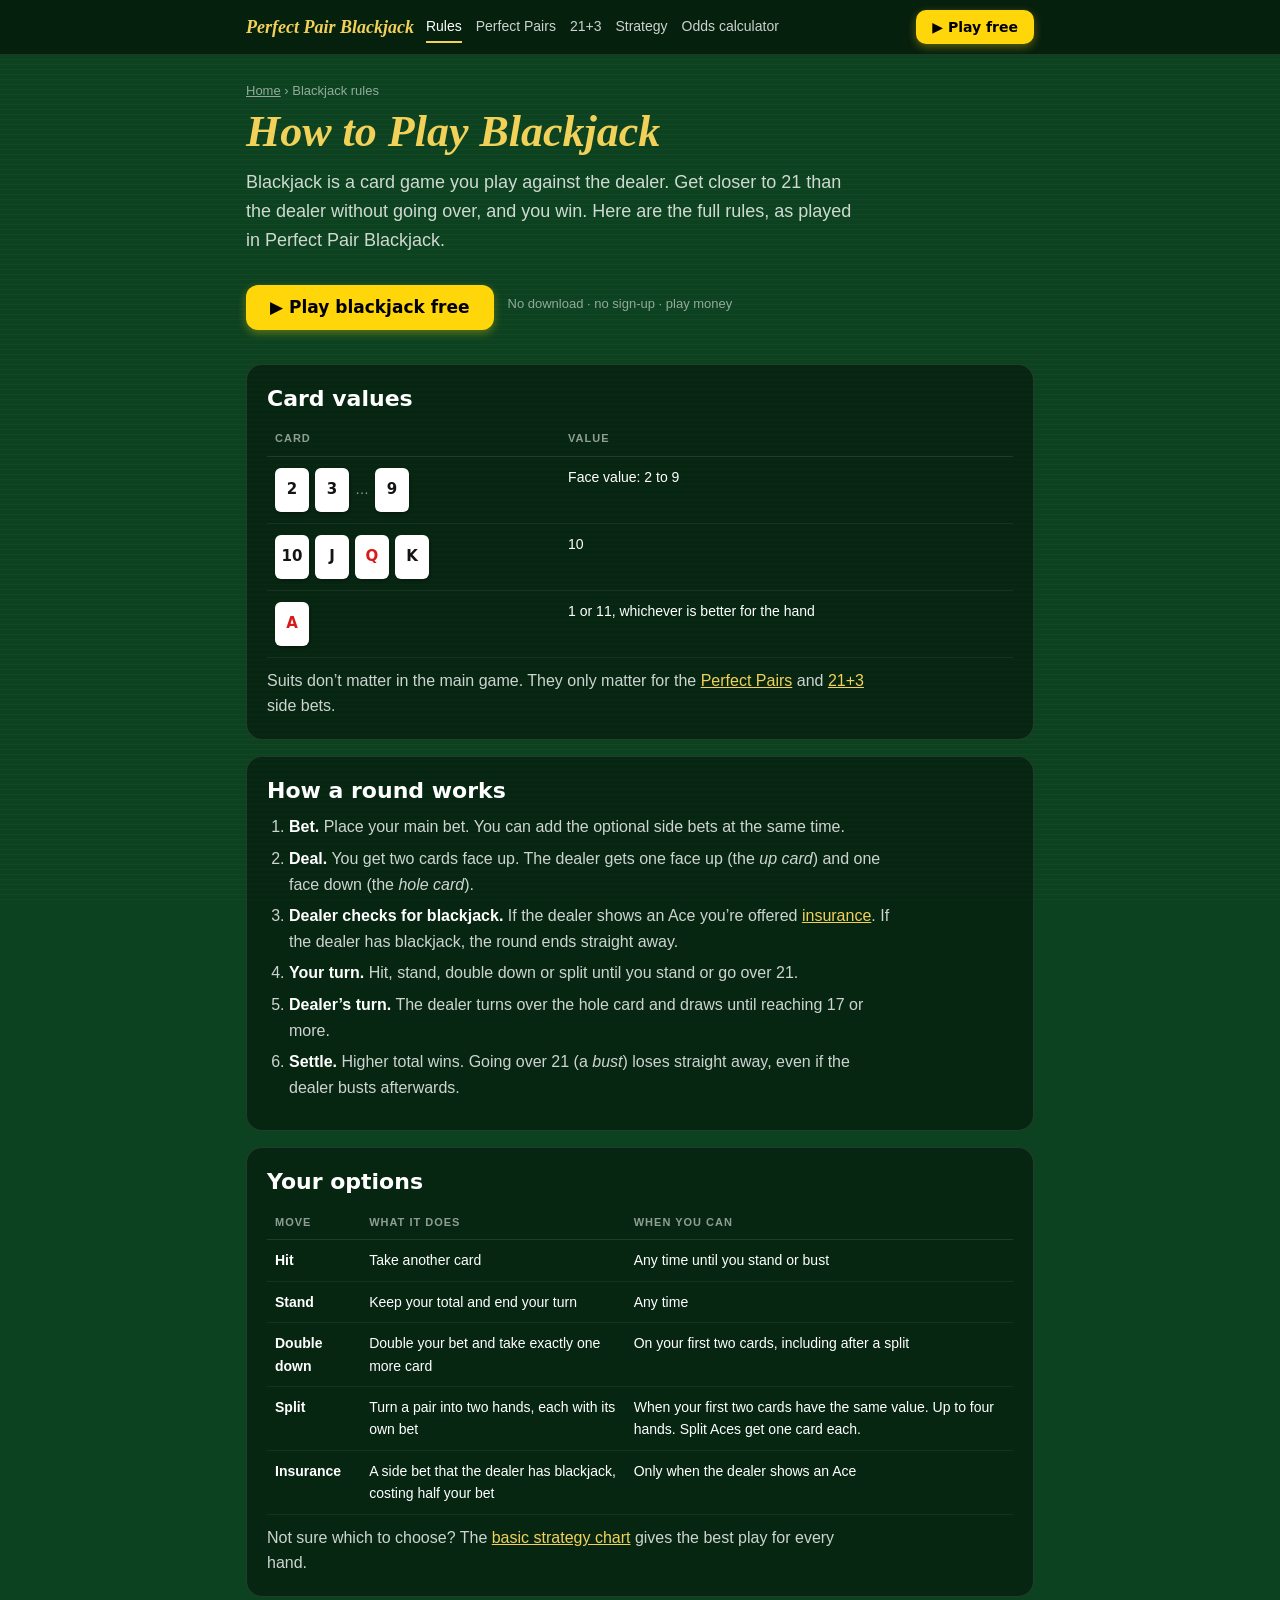
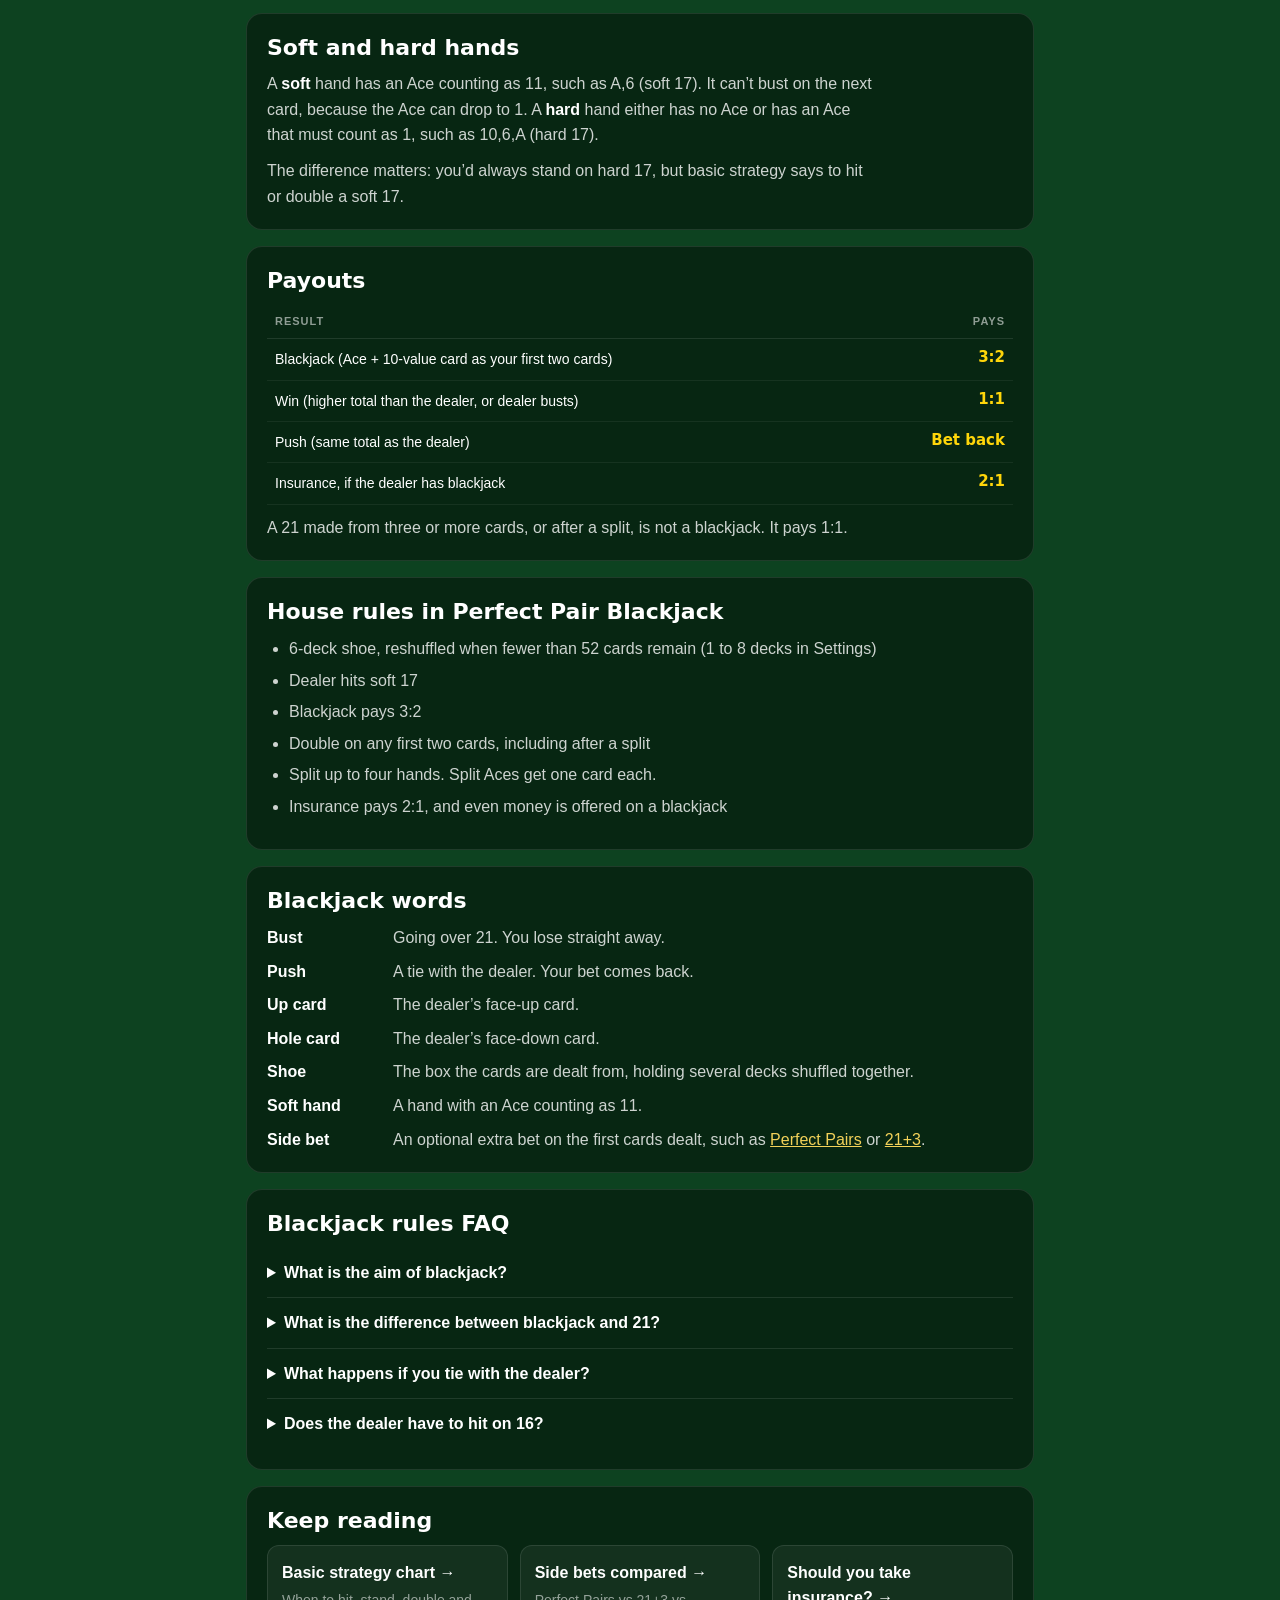
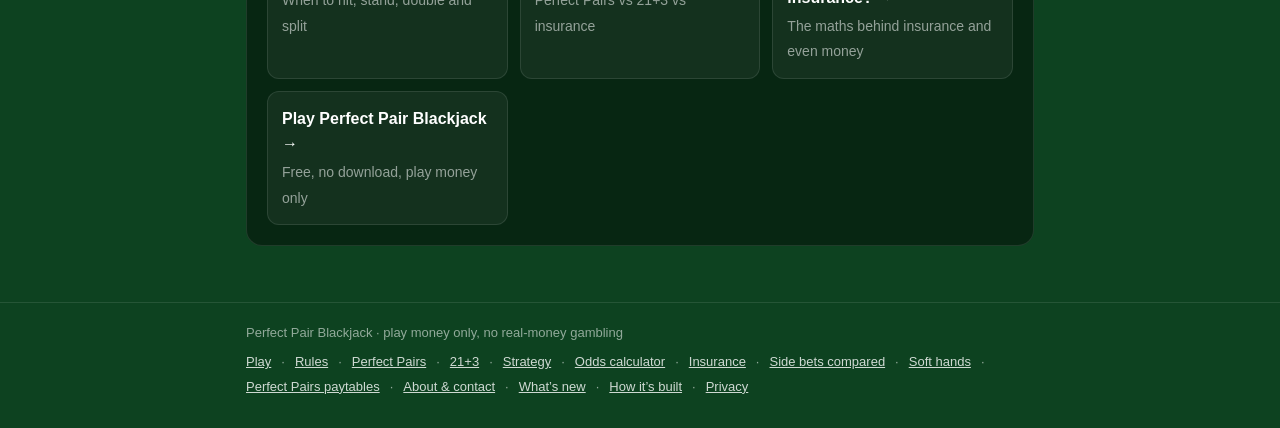
<file: blackjack-rules.html>
<!doctype html>
<html lang="en-GB">
<head>
<meta charset="utf-8">
<meta name="viewport" content="width=device-width, initial-scale=1, viewport-fit=cover">
<title>How to Play Blackjack: Rules, Card Values &amp; Payouts | Perfect Pair Blackjack</title>
<meta name="description" content="Learn how to play blackjack: card values, how a round works, hit, stand, double down and split, soft and hard hands, payouts and house rules. Then play free.">
<link rel="canonical" href="https://ppblackjack.co.uk/blackjack-rules.html">
<meta name="theme-color" content="#0d4220">
<link rel="icon" type="image/png" sizes="32x32" href="assets/AppIcon-32.png">
<link rel="apple-touch-icon" href="assets/AppIcon-180.png">
<meta property="og:type" content="article">
<meta property="og:title" content="How to Play Blackjack: Rules, Card Values &amp; Payouts | Perfect Pair Blackjack">
<meta property="og:description" content="Learn how to play blackjack: card values, how a round works, hit, stand, double down and split, soft and hard hands, payouts and house rules. Then play free.">
<meta property="og:url" content="https://ppblackjack.co.uk/blackjack-rules.html">
<meta property="og:image" content="https://ppblackjack.co.uk/assets/share.jpg">
<meta name="twitter:card" content="summary_large_image">
<!-- Google AdSense -->
<script async src="https://pagead2.googlesyndication.com/pagead/js/adsbygoogle.js?client=ca-pub-8138187958283309"
     crossorigin="anonymous"></script>
<link rel="stylesheet" href="assets/site.css">
<script type="application/ld+json">
[
 {
  "@context": "https://schema.org",
  "@type": "Article",
  "headline": "How to Play Blackjack: Rules, Card Values and Payouts",
  "description": "Learn how to play blackjack: card values, how a round works, hit, stand, double down and split, soft and hard hands, payouts and house rules. Then play free.",
  "url": "https://ppblackjack.co.uk/blackjack-rules.html",
  "inLanguage": "en-GB",
  "datePublished": "2026-10-24",
  "dateModified": "2026-10-24",
  "author": {
   "@type": "Person",
   "name": "Geovan Inacay"
  },
  "publisher": {
   "@type": "Organization",
   "name": "Perfect Pair Blackjack",
   "url": "https://ppblackjack.co.uk/"
  },
  "image": "https://ppblackjack.co.uk/assets/share.jpg"
 },
 {
  "@context": "https://schema.org",
  "@type": "BreadcrumbList",
  "itemListElement": [
   {
    "@type": "ListItem",
    "position": 1,
    "name": "Home",
    "item": "https://ppblackjack.co.uk/"
   },
   {
    "@type": "ListItem",
    "position": 2,
    "name": "How to Play Blackjack",
    "item": "https://ppblackjack.co.uk/blackjack-rules.html"
   }
  ]
 },
 {
  "@context": "https://schema.org",
  "@type": "FAQPage",
  "mainEntity": [
   {
    "@type": "Question",
    "name": "What is the aim of blackjack?",
    "acceptedAnswer": {
     "@type": "Answer",
     "text": "To finish with a hand closer to 21 than the dealer’s without going over. You are only playing against the dealer, not the other players."
    }
   },
   {
    "@type": "Question",
    "name": "What is the difference between blackjack and 21?",
    "acceptedAnswer": {
     "@type": "Answer",
     "text": "A blackjack is exactly two cards, an Ace and a 10-value card, and pays 3:2. Any other hand that totals 21, such as 7, 7 and 7, is just 21 and pays 1:1."
    }
   },
   {
    "@type": "Question",
    "name": "What happens if you tie with the dealer?",
    "acceptedAnswer": {
     "@type": "Answer",
     "text": "It is a push. Your bet is returned and you neither win nor lose."
    }
   },
   {
    "@type": "Question",
    "name": "Does the dealer have to hit on 16?",
    "acceptedAnswer": {
     "@type": "Answer",
     "text": "Yes. The dealer has no choices: they must hit on 16 or less and stand on 17 or more. In Perfect Pair Blackjack the dealer also hits a soft 17."
    }
   }
  ]
 }
]
</script>
</head>
<body>
<header class="top"><div class="wrap">
  <a class="brand" href="./">Perfect Pair Blackjack</a>
  <nav class="links" aria-label="Guides"><a href="blackjack-rules.html" aria-current=page>Rules</a><a href="perfect-pairs.html">Perfect Pairs</a><a href="21-plus-3.html">21+3</a><a href="basic-strategy.html">Strategy</a><a href="odds-calculator.html">Odds calculator</a></nav>
  <a class="play" href="./">▶ Play free</a>
</div></header>
<main class="wrap">
<p class="crumbs"><a href="./">Home</a> › Blackjack rules</p>
<h1>How to Play Blackjack</h1>
<p class="lede">Blackjack is a card game you play against the dealer. Get closer to 21 than the dealer without going over, and you win. Here are the full rules, as played in Perfect Pair Blackjack.</p>
<div class="cta"><a class="play big" href="./">▶ Play blackjack free</a><small>No download · no sign-up · play money</small></div>

<section>
<h2>Card values</h2>
<div class="tbl"><table><thead><tr><th>Card</th><th>Value</th></tr></thead><tbody>
<tr><td><div class="cards"><span class="pc">2</span><span class="pc">3</span><span style="align-self:center;color:var(--ink-3)">…</span><span class="pc">9</span></div></td><td>Face value: 2 to 9</td></tr>
<tr><td><div class="cards"><span class="pc">10</span><span class="pc">J</span><span class="pc r">Q</span><span class="pc">K</span></div></td><td>10</td></tr>
<tr><td><div class="cards"><span class="pc r">A</span></div></td><td>1 or 11, whichever is better for the hand</td></tr>
</tbody></table></div>
<p>Suits don’t matter in the main game. They only matter for the <a href="perfect-pairs.html">Perfect Pairs</a> and <a href="21-plus-3.html">21+3</a> side bets.</p>
</section>

<section>
<h2>How a round works</h2>
<ol>
<li><strong>Bet.</strong> Place your main bet. You can add the optional side bets at the same time.</li>
<li><strong>Deal.</strong> You get two cards face up. The dealer gets one face up (the <em>up card</em>) and one face down (the <em>hole card</em>).</li>
<li><strong>Dealer checks for blackjack.</strong> If the dealer shows an Ace you’re offered <a href="insurance.html">insurance</a>. If the dealer has blackjack, the round ends straight away.</li>
<li><strong>Your turn.</strong> Hit, stand, double down or split until you stand or go over 21.</li>
<li><strong>Dealer’s turn.</strong> The dealer turns over the hole card and draws until reaching 17 or more.</li>
<li><strong>Settle.</strong> Higher total wins. Going over 21 (a <em>bust</em>) loses straight away, even if the dealer busts afterwards.</li>
</ol>
</section>

<section>
<h2>Your options</h2>
<div class="tbl"><table><thead><tr><th>Move</th><th>What it does</th><th>When you can</th></tr></thead><tbody>
<tr><td><strong>Hit</strong></td><td>Take another card</td><td>Any time until you stand or bust</td></tr>
<tr><td><strong>Stand</strong></td><td>Keep your total and end your turn</td><td>Any time</td></tr>
<tr><td><strong>Double down</strong></td><td>Double your bet and take exactly one more card</td><td>On your first two cards, including after a split</td></tr>
<tr><td><strong>Split</strong></td><td>Turn a pair into two hands, each with its own bet</td><td>When your first two cards have the same value. Up to four hands. Split Aces get one card each.</td></tr>
<tr><td><strong>Insurance</strong></td><td>A side bet that the dealer has blackjack, costing half your bet</td><td>Only when the dealer shows an Ace</td></tr>
</tbody></table></div>
<p>Not sure which to choose? The <a href="basic-strategy.html">basic strategy chart</a> gives the best play for every hand.</p>
</section>

<section>
<h2>Soft and hard hands</h2>
<p>A <strong>soft</strong> hand has an Ace counting as 11, such as A,6 (soft 17). It can’t bust on the next card, because the Ace can drop to 1. A <strong>hard</strong> hand either has no Ace or has an Ace that must count as 1, such as 10,6,A (hard 17).</p>
<p>The difference matters: you’d always stand on hard 17, but basic strategy says to hit or double a soft 17.</p>
</section>

<section>
<h2>Payouts</h2>
<div class="tbl"><table><thead><tr><th>Result</th><th class="n">Pays</th></tr></thead><tbody>
<tr><td>Blackjack (Ace + 10-value card as your first two cards)</td><td class="n pay">3:2</td></tr>
<tr><td>Win (higher total than the dealer, or dealer busts)</td><td class="n pay">1:1</td></tr>
<tr><td>Push (same total as the dealer)</td><td class="n pay">Bet back</td></tr>
<tr><td>Insurance, if the dealer has blackjack</td><td class="n pay">2:1</td></tr>
</tbody></table></div>
<p>A 21 made from three or more cards, or after a split, is not a blackjack. It pays 1:1.</p>
</section>

<section>
<h2>House rules in Perfect Pair Blackjack</h2>
<ul>
<li>6-deck shoe, reshuffled when fewer than 52 cards remain (1 to 8 decks in Settings)</li>
<li>Dealer hits soft 17</li>
<li>Blackjack pays 3:2</li>
<li>Double on any first two cards, including after a split</li>
<li>Split up to four hands. Split Aces get one card each.</li>
<li>Insurance pays 2:1, and even money is offered on a blackjack</li>
</ul>
</section>

<section>
<h2>Blackjack words</h2>
<dl class="gloss">
<dt>Bust</dt><dd>Going over 21. You lose straight away.</dd>
<dt>Push</dt><dd>A tie with the dealer. Your bet comes back.</dd>
<dt>Up card</dt><dd>The dealer’s face-up card.</dd>
<dt>Hole card</dt><dd>The dealer’s face-down card.</dd>
<dt>Shoe</dt><dd>The box the cards are dealt from, holding several decks shuffled together.</dd>
<dt>Soft hand</dt><dd>A hand with an Ace counting as 11.</dd>
<dt>Side bet</dt><dd>An optional extra bet on the first cards dealt, such as <a href="perfect-pairs.html">Perfect Pairs</a> or <a href="21-plus-3.html">21+3</a>.</dd>
</dl>
</section>

<section><h2>Blackjack rules FAQ</h2><details><summary>What is the aim of blackjack?</summary><p>To finish with a hand closer to 21 than the dealer’s without going over. You are only playing against the dealer, not the other players.</p></details><details><summary>What is the difference between blackjack and 21?</summary><p>A blackjack is exactly two cards, an Ace and a 10-value card, and pays 3:2. Any other hand that totals 21, such as 7, 7 and 7, is just 21 and pays 1:1.</p></details><details><summary>What happens if you tie with the dealer?</summary><p>It is a push. Your bet is returned and you neither win nor lose.</p></details><details><summary>Does the dealer have to hit on 16?</summary><p>Yes. The dealer has no choices: they must hit on 16 or less and stand on 17 or more. In Perfect Pair Blackjack the dealer also hits a soft 17.</p></details></section>
<section><h2>Keep reading</h2><div class="next"><a href="basic-strategy.html"><b>Basic strategy chart →</b><span>When to hit, stand, double and split</span></a><a href="side-bets-compared.html"><b>Side bets compared →</b><span>Perfect Pairs vs 21+3 vs insurance</span></a><a href="insurance.html"><b>Should you take insurance? →</b><span>The maths behind insurance and even money</span></a><a href="./"><b>Play Perfect Pair Blackjack →</b><span>Free, no download, play money only</span></a></div></section>
</main>
<footer class="site"><div class="wrap"><span>Perfect Pair Blackjack · play money only, no real-money gambling</span><span class="fl"><a href="./">Play</a> · <a href="blackjack-rules.html">Rules</a> · <a href="perfect-pairs.html">Perfect Pairs</a> · <a href="21-plus-3.html">21+3</a> · <a href="basic-strategy.html">Strategy</a> · <a href="odds-calculator.html">Odds calculator</a> · <a href="insurance.html">Insurance</a> · <a href="side-bets-compared.html">Side bets compared</a> · <a href="soft-hands.html">Soft hands</a> · <a href="perfect-pairs-paytables.html">Perfect Pairs paytables</a> · <a href="about.html">About &amp; contact</a> · <a href="changelog.html">What’s new</a> · <a href="tech-stack.html">How it’s built</a> · <a href="privacy.html">Privacy</a></span></div></footer>
<!-- Cloudflare Web Analytics --><script type='module' src='https://static.cloudflareinsights.com/beacon.min.js' data-cf-beacon='{"token": "f0fce5bdd02c4a28bc33d09ca001b6e6"}'></script><!-- End Cloudflare Web Analytics -->
</body>
</html>
</file>
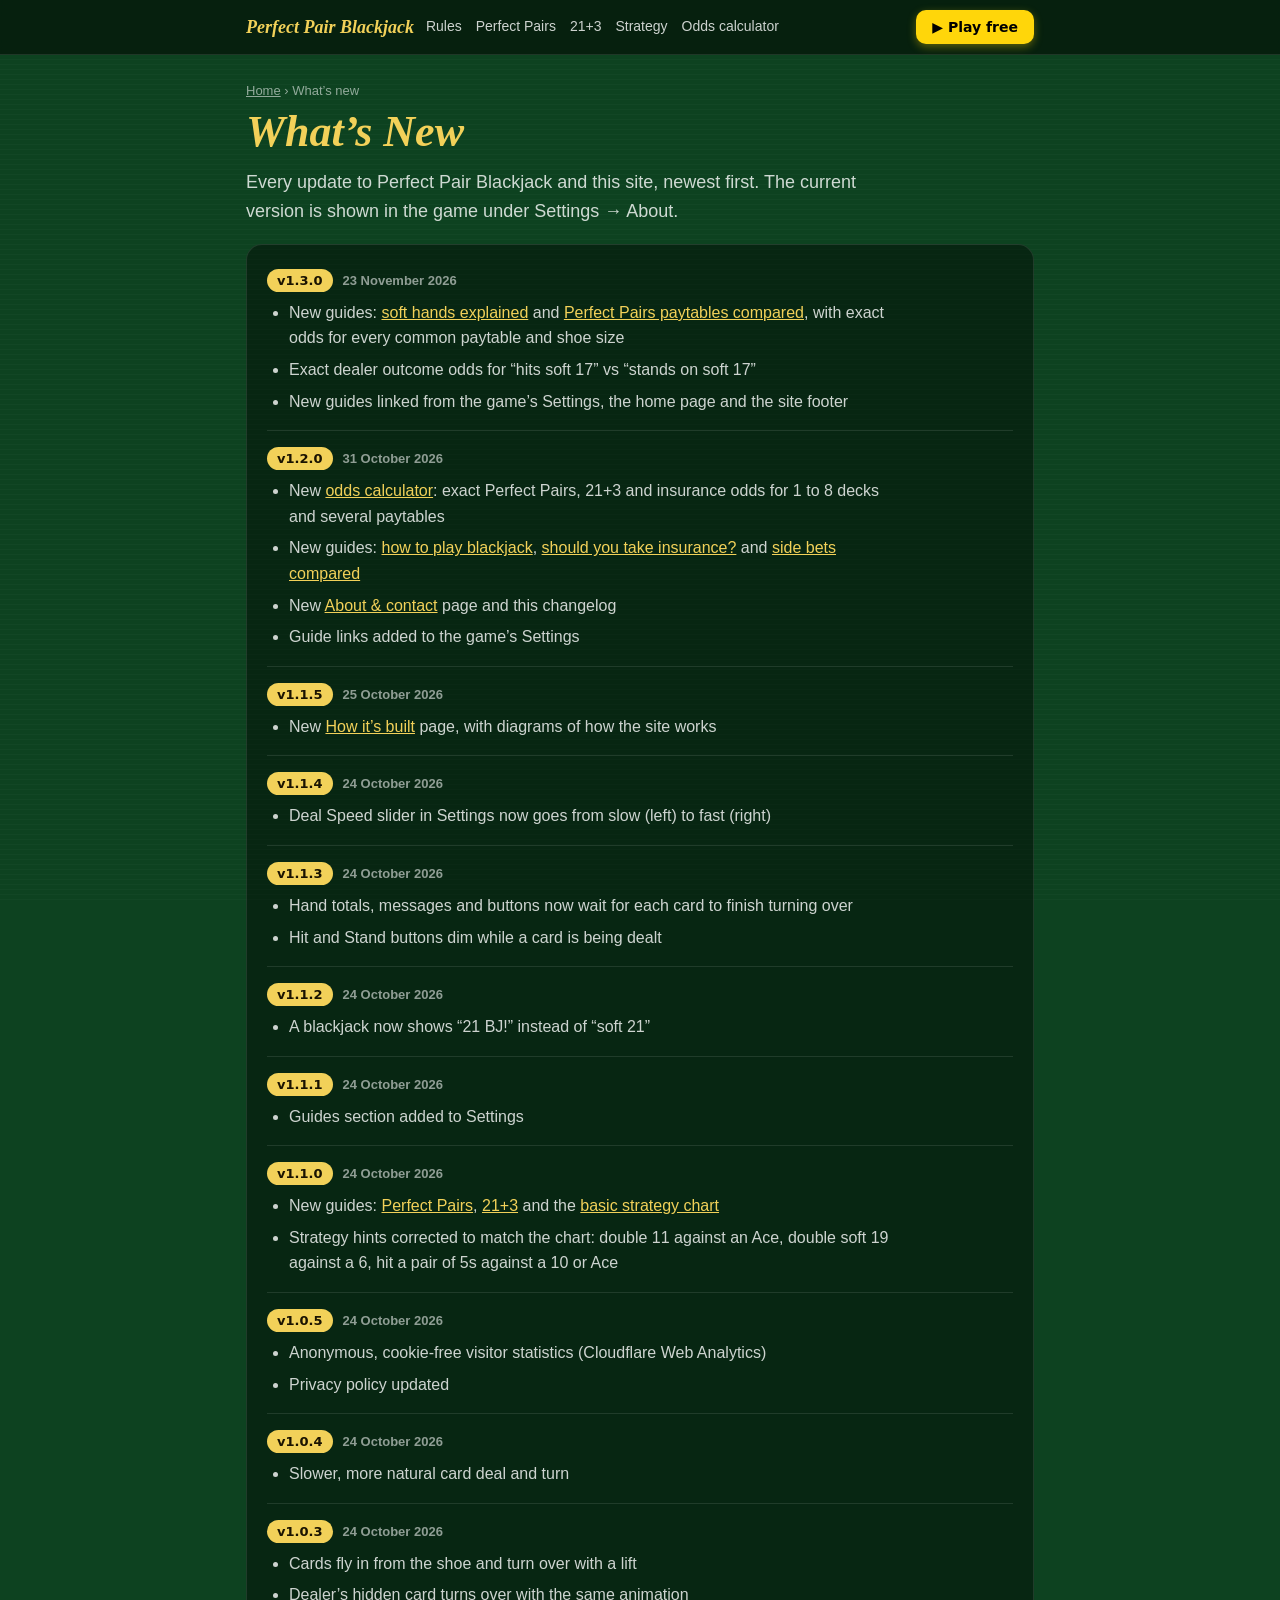
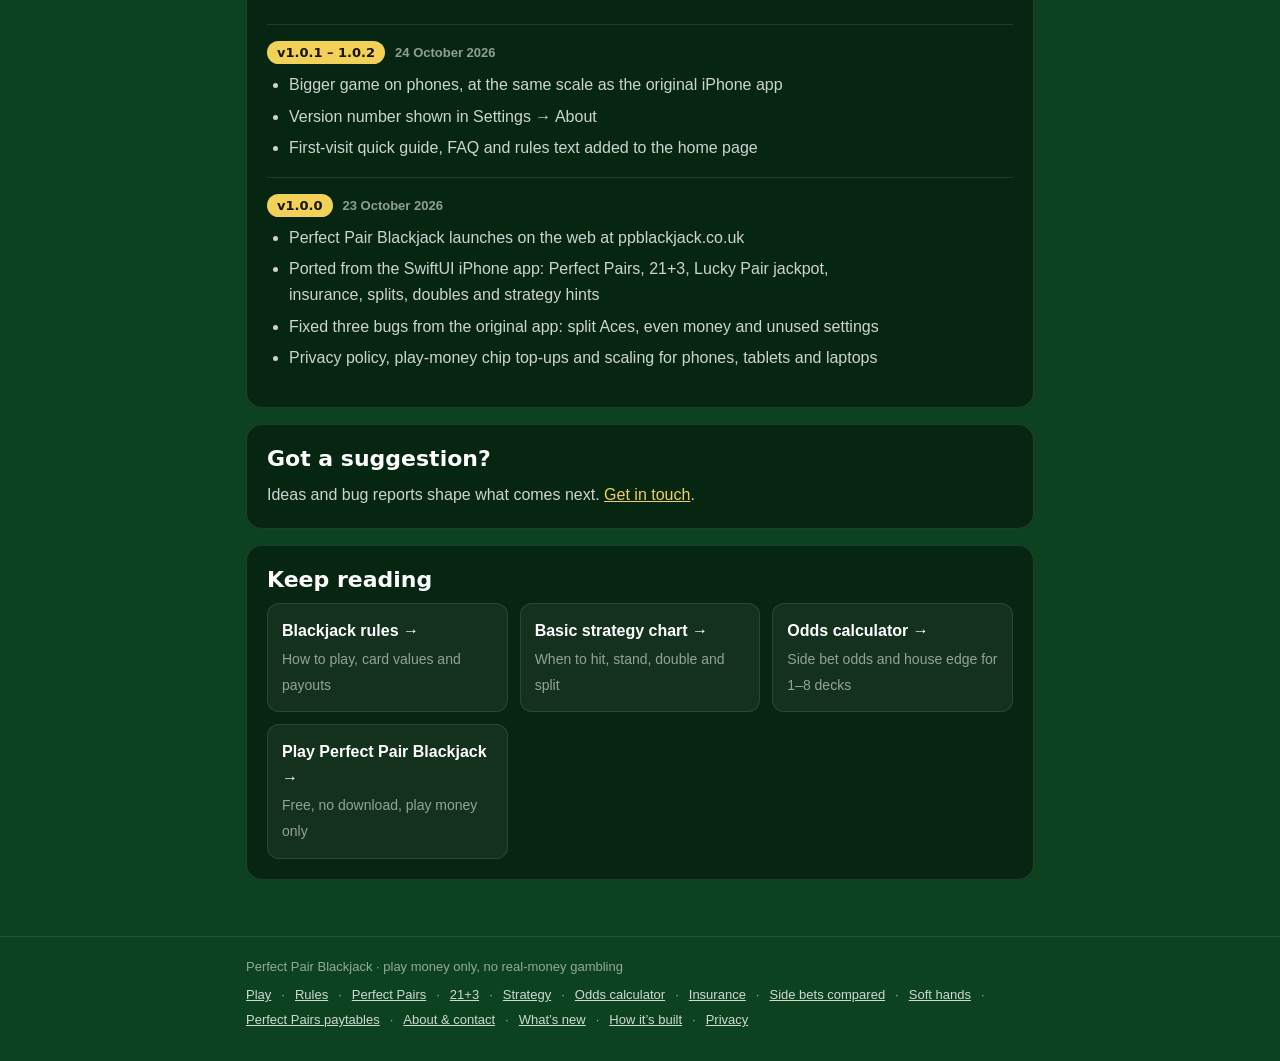
<file: changelog.html>
<!doctype html>
<html lang="en-GB">
<head>
<meta charset="utf-8">
<meta name="viewport" content="width=device-width, initial-scale=1, viewport-fit=cover">
<title>What’s New: Changelog | Perfect Pair Blackjack</title>
<meta name="description" content="Every update to Perfect Pair Blackjack, newest first: new features, guides, fixes and improvements to the free web blackjack game.">
<link rel="canonical" href="https://ppblackjack.co.uk/changelog.html">
<meta name="theme-color" content="#0d4220">
<link rel="icon" type="image/png" sizes="32x32" href="assets/AppIcon-32.png">
<link rel="apple-touch-icon" href="assets/AppIcon-180.png">
<meta property="og:type" content="article">
<meta property="og:title" content="What’s New: Changelog | Perfect Pair Blackjack">
<meta property="og:description" content="Every update to Perfect Pair Blackjack, newest first: new features, guides, fixes and improvements to the free web blackjack game.">
<meta property="og:url" content="https://ppblackjack.co.uk/changelog.html">
<meta property="og:image" content="https://ppblackjack.co.uk/assets/share.jpg">
<meta name="twitter:card" content="summary_large_image">
<!-- Google AdSense -->
<script async src="https://pagead2.googlesyndication.com/pagead/js/adsbygoogle.js?client=ca-pub-8138187958283309"
     crossorigin="anonymous"></script>
<link rel="stylesheet" href="assets/site.css">
<script type="application/ld+json">
[
 {
  "@context": "https://schema.org",
  "@type": "Article",
  "headline": "What’s New in Perfect Pair Blackjack",
  "description": "Every update to Perfect Pair Blackjack, newest first: new features, guides, fixes and improvements to the free web blackjack game.",
  "url": "https://ppblackjack.co.uk/changelog.html",
  "inLanguage": "en-GB",
  "datePublished": "2026-10-24",
  "dateModified": "2026-10-24",
  "author": {
   "@type": "Person",
   "name": "Geovan Inacay"
  },
  "publisher": {
   "@type": "Organization",
   "name": "Perfect Pair Blackjack",
   "url": "https://ppblackjack.co.uk/"
  },
  "image": "https://ppblackjack.co.uk/assets/share.jpg"
 },
 {
  "@context": "https://schema.org",
  "@type": "BreadcrumbList",
  "itemListElement": [
   {
    "@type": "ListItem",
    "position": 1,
    "name": "Home",
    "item": "https://ppblackjack.co.uk/"
   },
   {
    "@type": "ListItem",
    "position": 2,
    "name": "What’s New in Perfect Pair Blackjack",
    "item": "https://ppblackjack.co.uk/changelog.html"
   }
  ]
 }
]
</script>
</head>
<body>
<header class="top"><div class="wrap">
  <a class="brand" href="./">Perfect Pair Blackjack</a>
  <nav class="links" aria-label="Guides"><a href="blackjack-rules.html">Rules</a><a href="perfect-pairs.html">Perfect Pairs</a><a href="21-plus-3.html">21+3</a><a href="basic-strategy.html">Strategy</a><a href="odds-calculator.html">Odds calculator</a></nav>
  <a class="play" href="./">▶ Play free</a>
</div></header>
<main class="wrap">
<p class="crumbs"><a href="./">Home</a> › What’s new</p>
<h1>What’s New</h1>
<p class="lede">Every update to Perfect Pair Blackjack and this site, newest first. The current version is shown in the game under Settings → About.</p>
<section><div class="rel"><h3><span class="ver">v1.3.0</span><time datetime="2026-11-23">23 November 2026</time></h3><ul><li>New guides: <a href="soft-hands.html">soft hands explained</a> and <a href="perfect-pairs-paytables.html">Perfect Pairs paytables compared</a>, with exact odds for every common paytable and shoe size</li><li>Exact dealer outcome odds for “hits soft 17” vs “stands on soft 17”</li><li>New guides linked from the game’s Settings, the home page and the site footer</li></ul></div><div class="rel"><h3><span class="ver">v1.2.0</span><time datetime="2026-10-31">31 October 2026</time></h3><ul><li>New <a href="odds-calculator.html">odds calculator</a>: exact Perfect Pairs, 21+3 and insurance odds for 1 to 8 decks and several paytables</li><li>New guides: <a href="blackjack-rules.html">how to play blackjack</a>, <a href="insurance.html">should you take insurance?</a> and <a href="side-bets-compared.html">side bets compared</a></li><li>New <a href="about.html">About &amp; contact</a> page and this changelog</li><li>Guide links added to the game’s Settings</li></ul></div><div class="rel"><h3><span class="ver">v1.1.5</span><time datetime="2026-10-25">25 October 2026</time></h3><ul><li>New <a href="tech-stack.html">How it’s built</a> page, with diagrams of how the site works</li></ul></div><div class="rel"><h3><span class="ver">v1.1.4</span><time datetime="2026-10-24">24 October 2026</time></h3><ul><li>Deal Speed slider in Settings now goes from slow (left) to fast (right)</li></ul></div><div class="rel"><h3><span class="ver">v1.1.3</span><time datetime="2026-10-24">24 October 2026</time></h3><ul><li>Hand totals, messages and buttons now wait for each card to finish turning over</li><li>Hit and Stand buttons dim while a card is being dealt</li></ul></div><div class="rel"><h3><span class="ver">v1.1.2</span><time datetime="2026-10-24">24 October 2026</time></h3><ul><li>A blackjack now shows “21 BJ!” instead of “soft 21”</li></ul></div><div class="rel"><h3><span class="ver">v1.1.1</span><time datetime="2026-10-24">24 October 2026</time></h3><ul><li>Guides section added to Settings</li></ul></div><div class="rel"><h3><span class="ver">v1.1.0</span><time datetime="2026-10-24">24 October 2026</time></h3><ul><li>New guides: <a href="perfect-pairs.html">Perfect Pairs</a>, <a href="21-plus-3.html">21+3</a> and the <a href="basic-strategy.html">basic strategy chart</a></li><li>Strategy hints corrected to match the chart: double 11 against an Ace, double soft 19 against a 6, hit a pair of 5s against a 10 or Ace</li></ul></div><div class="rel"><h3><span class="ver">v1.0.5</span><time datetime="2026-10-24">24 October 2026</time></h3><ul><li>Anonymous, cookie-free visitor statistics (Cloudflare Web Analytics)</li><li>Privacy policy updated</li></ul></div><div class="rel"><h3><span class="ver">v1.0.4</span><time datetime="2026-10-24">24 October 2026</time></h3><ul><li>Slower, more natural card deal and turn</li></ul></div><div class="rel"><h3><span class="ver">v1.0.3</span><time datetime="2026-10-24">24 October 2026</time></h3><ul><li>Cards fly in from the shoe and turn over with a lift</li><li>Dealer’s hidden card turns over with the same animation</li></ul></div><div class="rel"><h3><span class="ver">v1.0.1 – 1.0.2</span><time datetime="2026-10-24">24 October 2026</time></h3><ul><li>Bigger game on phones, at the same scale as the original iPhone app</li><li>Version number shown in Settings → About</li><li>First-visit quick guide, FAQ and rules text added to the home page</li></ul></div><div class="rel"><h3><span class="ver">v1.0.0</span><time datetime="2026-10-23">23 October 2026</time></h3><ul><li>Perfect Pair Blackjack launches on the web at ppblackjack.co.uk</li><li>Ported from the SwiftUI iPhone app: Perfect Pairs, 21+3, Lucky Pair jackpot, insurance, splits, doubles and strategy hints</li><li>Fixed three bugs from the original app: split Aces, even money and unused settings</li><li>Privacy policy, play-money chip top-ups and scaling for phones, tablets and laptops</li></ul></div></section>
<section><h2>Got a suggestion?</h2><p>Ideas and bug reports shape what comes next. <a href="about.html">Get in touch</a>.</p></section>
<section><h2>Keep reading</h2><div class="next"><a href="blackjack-rules.html"><b>Blackjack rules →</b><span>How to play, card values and payouts</span></a><a href="basic-strategy.html"><b>Basic strategy chart →</b><span>When to hit, stand, double and split</span></a><a href="odds-calculator.html"><b>Odds calculator →</b><span>Side bet odds and house edge for 1–8 decks</span></a><a href="./"><b>Play Perfect Pair Blackjack →</b><span>Free, no download, play money only</span></a></div></section>
</main>
<footer class="site"><div class="wrap"><span>Perfect Pair Blackjack · play money only, no real-money gambling</span><span class="fl"><a href="./">Play</a> · <a href="blackjack-rules.html">Rules</a> · <a href="perfect-pairs.html">Perfect Pairs</a> · <a href="21-plus-3.html">21+3</a> · <a href="basic-strategy.html">Strategy</a> · <a href="odds-calculator.html">Odds calculator</a> · <a href="insurance.html">Insurance</a> · <a href="side-bets-compared.html">Side bets compared</a> · <a href="soft-hands.html">Soft hands</a> · <a href="perfect-pairs-paytables.html">Perfect Pairs paytables</a> · <a href="about.html">About &amp; contact</a> · <a href="changelog.html">What’s new</a> · <a href="tech-stack.html">How it’s built</a> · <a href="privacy.html">Privacy</a></span></div></footer>
<!-- Cloudflare Web Analytics --><script type='module' src='https://static.cloudflareinsights.com/beacon.min.js' data-cf-beacon='{"token": "f0fce5bdd02c4a28bc33d09ca001b6e6"}'></script><!-- End Cloudflare Web Analytics -->
</body>
</html>
</file>
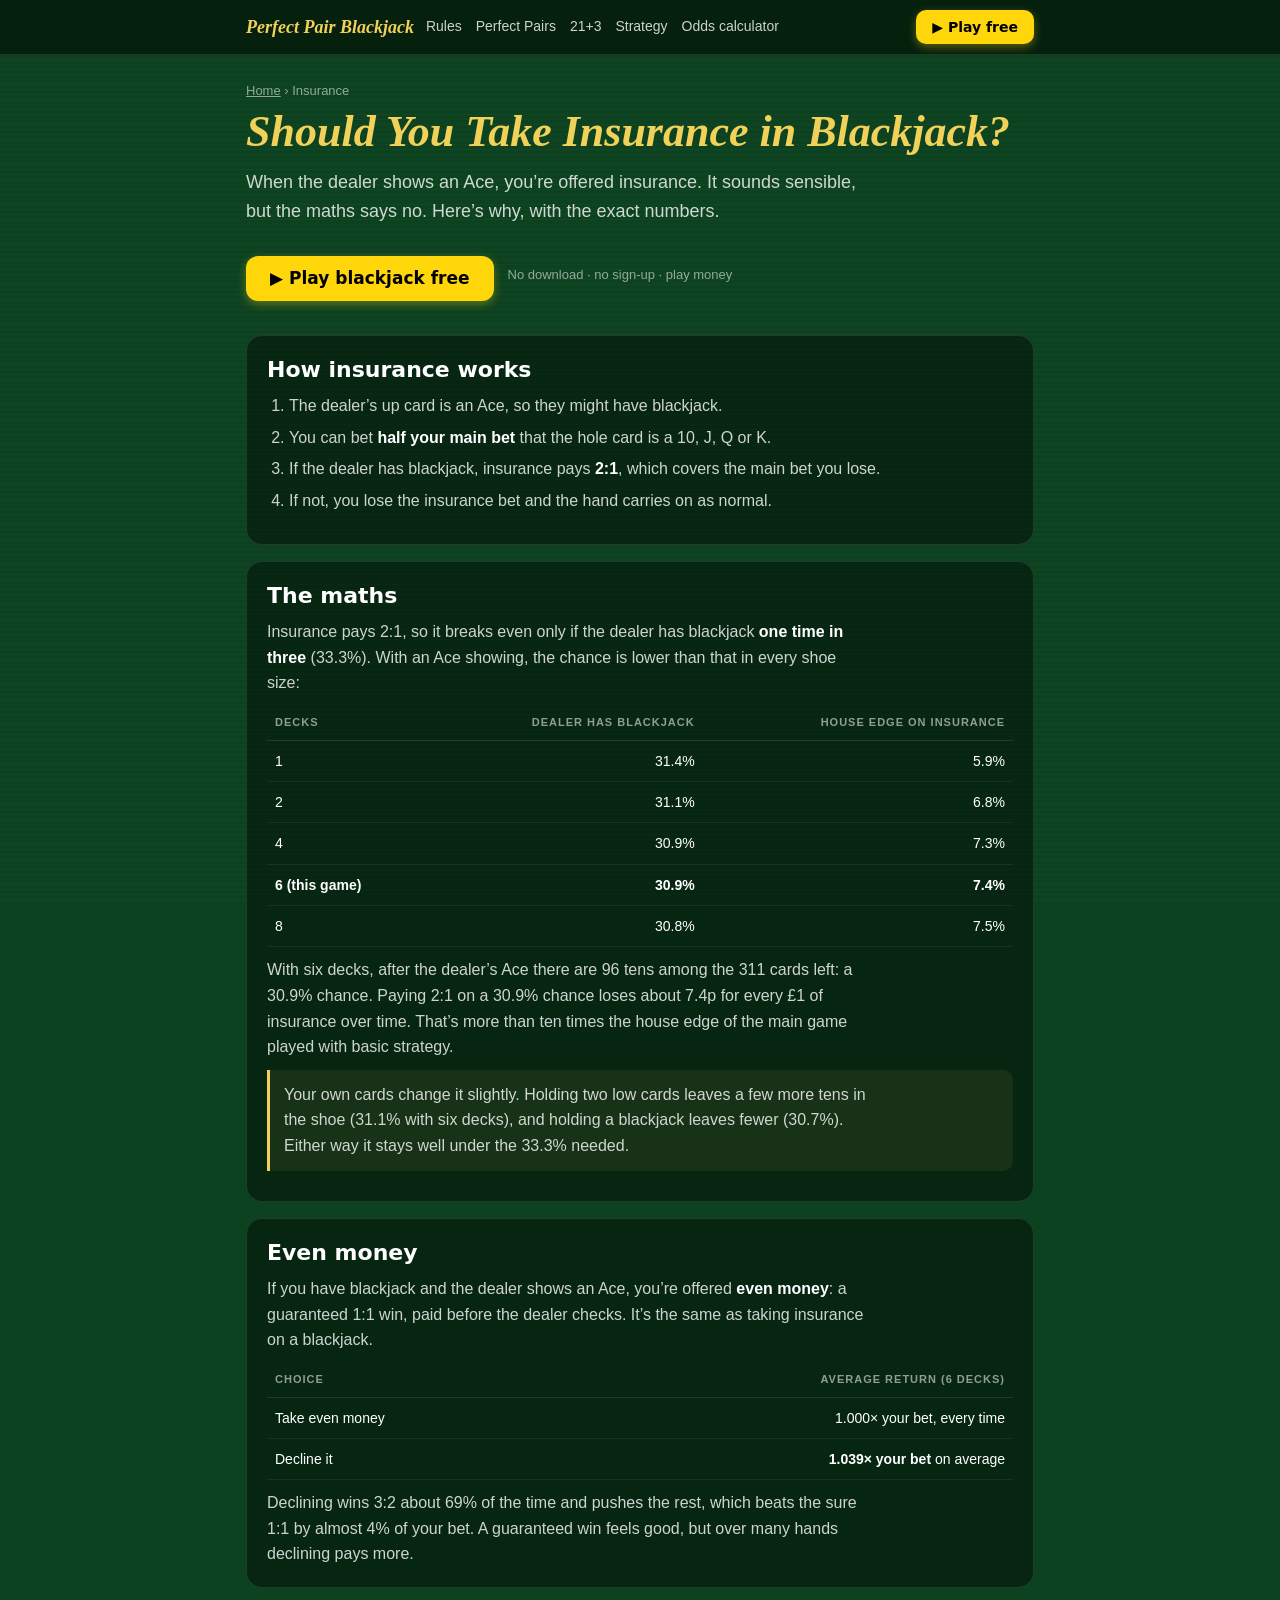
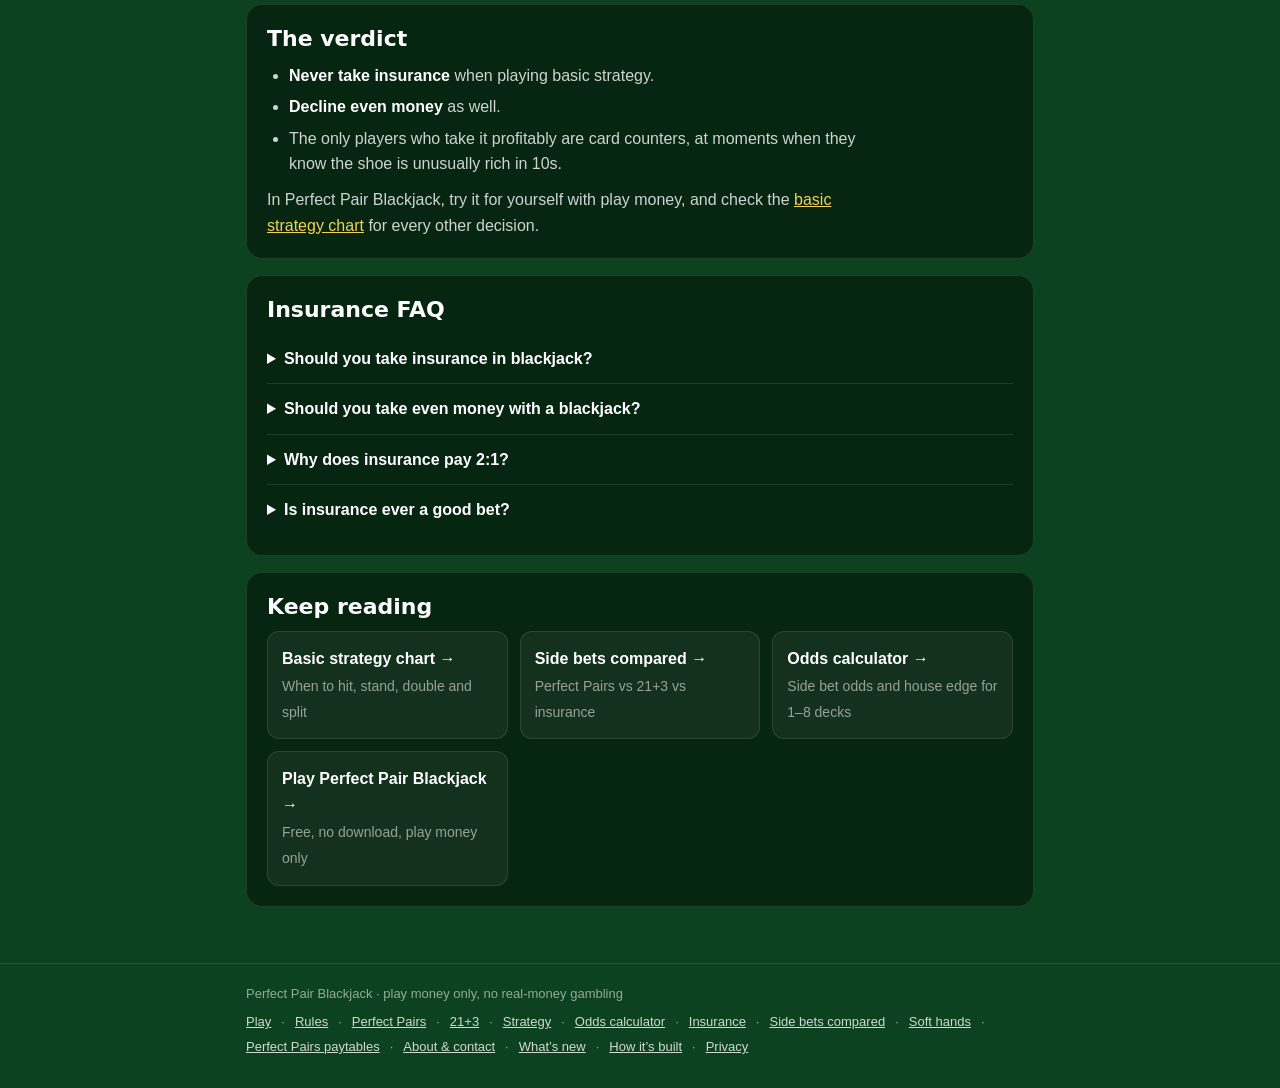
<file: insurance.html>
<!doctype html>
<html lang="en-GB">
<head>
<meta charset="utf-8">
<meta name="viewport" content="width=device-width, initial-scale=1, viewport-fit=cover">
<title>Should You Take Insurance in Blackjack? The Maths | Perfect Pair Blackjack</title>
<meta name="description" content="Should you take insurance or even money in blackjack? The exact odds of a dealer blackjack for 1 to 8 decks, the house edge on insurance, and why even money costs you.">
<link rel="canonical" href="https://ppblackjack.co.uk/insurance.html">
<meta name="theme-color" content="#0d4220">
<link rel="icon" type="image/png" sizes="32x32" href="assets/AppIcon-32.png">
<link rel="apple-touch-icon" href="assets/AppIcon-180.png">
<meta property="og:type" content="article">
<meta property="og:title" content="Should You Take Insurance in Blackjack? The Maths | Perfect Pair Blackjack">
<meta property="og:description" content="Should you take insurance or even money in blackjack? The exact odds of a dealer blackjack for 1 to 8 decks, the house edge on insurance, and why even money costs you.">
<meta property="og:url" content="https://ppblackjack.co.uk/insurance.html">
<meta property="og:image" content="https://ppblackjack.co.uk/assets/share.jpg">
<meta name="twitter:card" content="summary_large_image">
<!-- Google AdSense -->
<script async src="https://pagead2.googlesyndication.com/pagead/js/adsbygoogle.js?client=ca-pub-8138187958283309"
     crossorigin="anonymous"></script>
<link rel="stylesheet" href="assets/site.css">
<script type="application/ld+json">
[
 {
  "@context": "https://schema.org",
  "@type": "Article",
  "headline": "Should You Take Insurance in Blackjack?",
  "description": "Should you take insurance or even money in blackjack? The exact odds of a dealer blackjack for 1 to 8 decks, the house edge on insurance, and why even money costs you.",
  "url": "https://ppblackjack.co.uk/insurance.html",
  "inLanguage": "en-GB",
  "datePublished": "2026-10-24",
  "dateModified": "2026-10-24",
  "author": {
   "@type": "Person",
   "name": "Geovan Inacay"
  },
  "publisher": {
   "@type": "Organization",
   "name": "Perfect Pair Blackjack",
   "url": "https://ppblackjack.co.uk/"
  },
  "image": "https://ppblackjack.co.uk/assets/share.jpg"
 },
 {
  "@context": "https://schema.org",
  "@type": "BreadcrumbList",
  "itemListElement": [
   {
    "@type": "ListItem",
    "position": 1,
    "name": "Home",
    "item": "https://ppblackjack.co.uk/"
   },
   {
    "@type": "ListItem",
    "position": 2,
    "name": "Should You Take Insurance in Blackjack?",
    "item": "https://ppblackjack.co.uk/insurance.html"
   }
  ]
 },
 {
  "@context": "https://schema.org",
  "@type": "FAQPage",
  "mainEntity": [
   {
    "@type": "Question",
    "name": "Should you take insurance in blackjack?",
    "acceptedAnswer": {
     "@type": "Answer",
     "text": "No, not if you’re playing basic strategy. With six decks the dealer has blackjack only about 31% of the time when showing an Ace, but insurance needs 33.3% to break even, so it loses about 7.4% of every insurance bet over time."
    }
   },
   {
    "@type": "Question",
    "name": "Should you take even money with a blackjack?",
    "acceptedAnswer": {
     "@type": "Answer",
     "text": "No. Even money guarantees a 1:1 win, but declining it is worth about 1.039 times your bet on average with six decks, because most of the time the dealer doesn’t have blackjack and you get paid 3:2."
    }
   },
   {
    "@type": "Question",
    "name": "Why does insurance pay 2:1?",
    "acceptedAnswer": {
     "@type": "Answer",
     "text": "Insurance costs half your bet and pays 2:1, so if the dealer has blackjack it exactly covers the main bet you lose. The price is set so the house still has the edge."
    }
   },
   {
    "@type": "Question",
    "name": "Is insurance ever a good bet?",
    "acceptedAnswer": {
     "@type": "Answer",
     "text": "Only for card counters, when they know the remaining shoe is rich in 10-value cards. For everyone else it is a losing bet."
    }
   }
  ]
 }
]
</script>
</head>
<body>
<header class="top"><div class="wrap">
  <a class="brand" href="./">Perfect Pair Blackjack</a>
  <nav class="links" aria-label="Guides"><a href="blackjack-rules.html">Rules</a><a href="perfect-pairs.html">Perfect Pairs</a><a href="21-plus-3.html">21+3</a><a href="basic-strategy.html">Strategy</a><a href="odds-calculator.html">Odds calculator</a></nav>
  <a class="play" href="./">▶ Play free</a>
</div></header>
<main class="wrap">
<p class="crumbs"><a href="./">Home</a> › Insurance</p>
<h1>Should You Take Insurance in Blackjack?</h1>
<p class="lede">When the dealer shows an Ace, you’re offered insurance. It sounds sensible, but the maths says no. Here’s why, with the exact numbers.</p>
<div class="cta"><a class="play big" href="./">▶ Play blackjack free</a><small>No download · no sign-up · play money</small></div>

<section>
<h2>How insurance works</h2>
<ol>
<li>The dealer’s up card is an Ace, so they might have blackjack.</li>
<li>You can bet <strong>half your main bet</strong> that the hole card is a 10, J, Q or K.</li>
<li>If the dealer has blackjack, insurance pays <strong>2:1</strong>, which covers the main bet you lose.</li>
<li>If not, you lose the insurance bet and the hand carries on as normal.</li>
</ol>
</section>

<section>
<h2>The maths</h2>
<p>Insurance pays 2:1, so it breaks even only if the dealer has blackjack <strong>one time in three</strong> (33.3%). With an Ace showing, the chance is lower than that in every shoe size:</p>
<div class="tbl"><table><thead><tr><th>Decks</th><th class="n">Dealer has blackjack</th><th class="n">House edge on insurance</th></tr></thead><tbody>
<tr><td>1</td><td class="n">31.4%</td><td class="n">5.9%</td></tr>
<tr><td>2</td><td class="n">31.1%</td><td class="n">6.8%</td></tr>
<tr><td>4</td><td class="n">30.9%</td><td class="n">7.3%</td></tr>
<tr><td><strong>6 (this game)</strong></td><td class="n"><strong>30.9%</strong></td><td class="n"><strong>7.4%</strong></td></tr>
<tr><td>8</td><td class="n">30.8%</td><td class="n">7.5%</td></tr>
</tbody></table></div>
<p>With six decks, after the dealer’s Ace there are 96 tens among the 311 cards left: a 30.9% chance. Paying 2:1 on a 30.9% chance loses about 7.4p for every £1 of insurance over time. That’s more than ten times the house edge of the main game played with basic strategy.</p>
<div class="callout"><p>Your own cards change it slightly. Holding two low cards leaves a few more tens in the shoe (31.1% with six decks), and holding a blackjack leaves fewer (30.7%). Either way it stays well under the 33.3% needed.</p></div>
</section>

<section>
<h2>Even money</h2>
<p>If you have blackjack and the dealer shows an Ace, you’re offered <strong>even money</strong>: a guaranteed 1:1 win, paid before the dealer checks. It’s the same as taking insurance on a blackjack.</p>
<div class="tbl"><table><thead><tr><th>Choice</th><th class="n">Average return (6 decks)</th></tr></thead><tbody>
<tr><td>Take even money</td><td class="n">1.000× your bet, every time</td></tr>
<tr><td>Decline it</td><td class="n"><strong>1.039× your bet</strong> on average</td></tr>
</tbody></table></div>
<p>Declining wins 3:2 about 69% of the time and pushes the rest, which beats the sure 1:1 by almost 4% of your bet. A guaranteed win feels good, but over many hands declining pays more.</p>
</section>

<section>
<h2>The verdict</h2>
<ul>
<li><strong>Never take insurance</strong> when playing basic strategy.</li>
<li><strong>Decline even money</strong> as well.</li>
<li>The only players who take it profitably are card counters, at moments when they know the shoe is unusually rich in 10s.</li>
</ul>
<p>In Perfect Pair Blackjack, try it for yourself with play money, and check the <a href="basic-strategy.html">basic strategy chart</a> for every other decision.</p>
</section>

<section><h2>Insurance FAQ</h2><details><summary>Should you take insurance in blackjack?</summary><p>No, not if you’re playing basic strategy. With six decks the dealer has blackjack only about 31% of the time when showing an Ace, but insurance needs 33.3% to break even, so it loses about 7.4% of every insurance bet over time.</p></details><details><summary>Should you take even money with a blackjack?</summary><p>No. Even money guarantees a 1:1 win, but declining it is worth about 1.039 times your bet on average with six decks, because most of the time the dealer doesn’t have blackjack and you get paid 3:2.</p></details><details><summary>Why does insurance pay 2:1?</summary><p>Insurance costs half your bet and pays 2:1, so if the dealer has blackjack it exactly covers the main bet you lose. The price is set so the house still has the edge.</p></details><details><summary>Is insurance ever a good bet?</summary><p>Only for card counters, when they know the remaining shoe is rich in 10-value cards. For everyone else it is a losing bet.</p></details></section>
<section><h2>Keep reading</h2><div class="next"><a href="basic-strategy.html"><b>Basic strategy chart →</b><span>When to hit, stand, double and split</span></a><a href="side-bets-compared.html"><b>Side bets compared →</b><span>Perfect Pairs vs 21+3 vs insurance</span></a><a href="odds-calculator.html"><b>Odds calculator →</b><span>Side bet odds and house edge for 1–8 decks</span></a><a href="./"><b>Play Perfect Pair Blackjack →</b><span>Free, no download, play money only</span></a></div></section>
</main>
<footer class="site"><div class="wrap"><span>Perfect Pair Blackjack · play money only, no real-money gambling</span><span class="fl"><a href="./">Play</a> · <a href="blackjack-rules.html">Rules</a> · <a href="perfect-pairs.html">Perfect Pairs</a> · <a href="21-plus-3.html">21+3</a> · <a href="basic-strategy.html">Strategy</a> · <a href="odds-calculator.html">Odds calculator</a> · <a href="insurance.html">Insurance</a> · <a href="side-bets-compared.html">Side bets compared</a> · <a href="soft-hands.html">Soft hands</a> · <a href="perfect-pairs-paytables.html">Perfect Pairs paytables</a> · <a href="about.html">About &amp; contact</a> · <a href="changelog.html">What’s new</a> · <a href="tech-stack.html">How it’s built</a> · <a href="privacy.html">Privacy</a></span></div></footer>
<!-- Cloudflare Web Analytics --><script type='module' src='https://static.cloudflareinsights.com/beacon.min.js' data-cf-beacon='{"token": "f0fce5bdd02c4a28bc33d09ca001b6e6"}'></script><!-- End Cloudflare Web Analytics -->
</body>
</html>
</file>
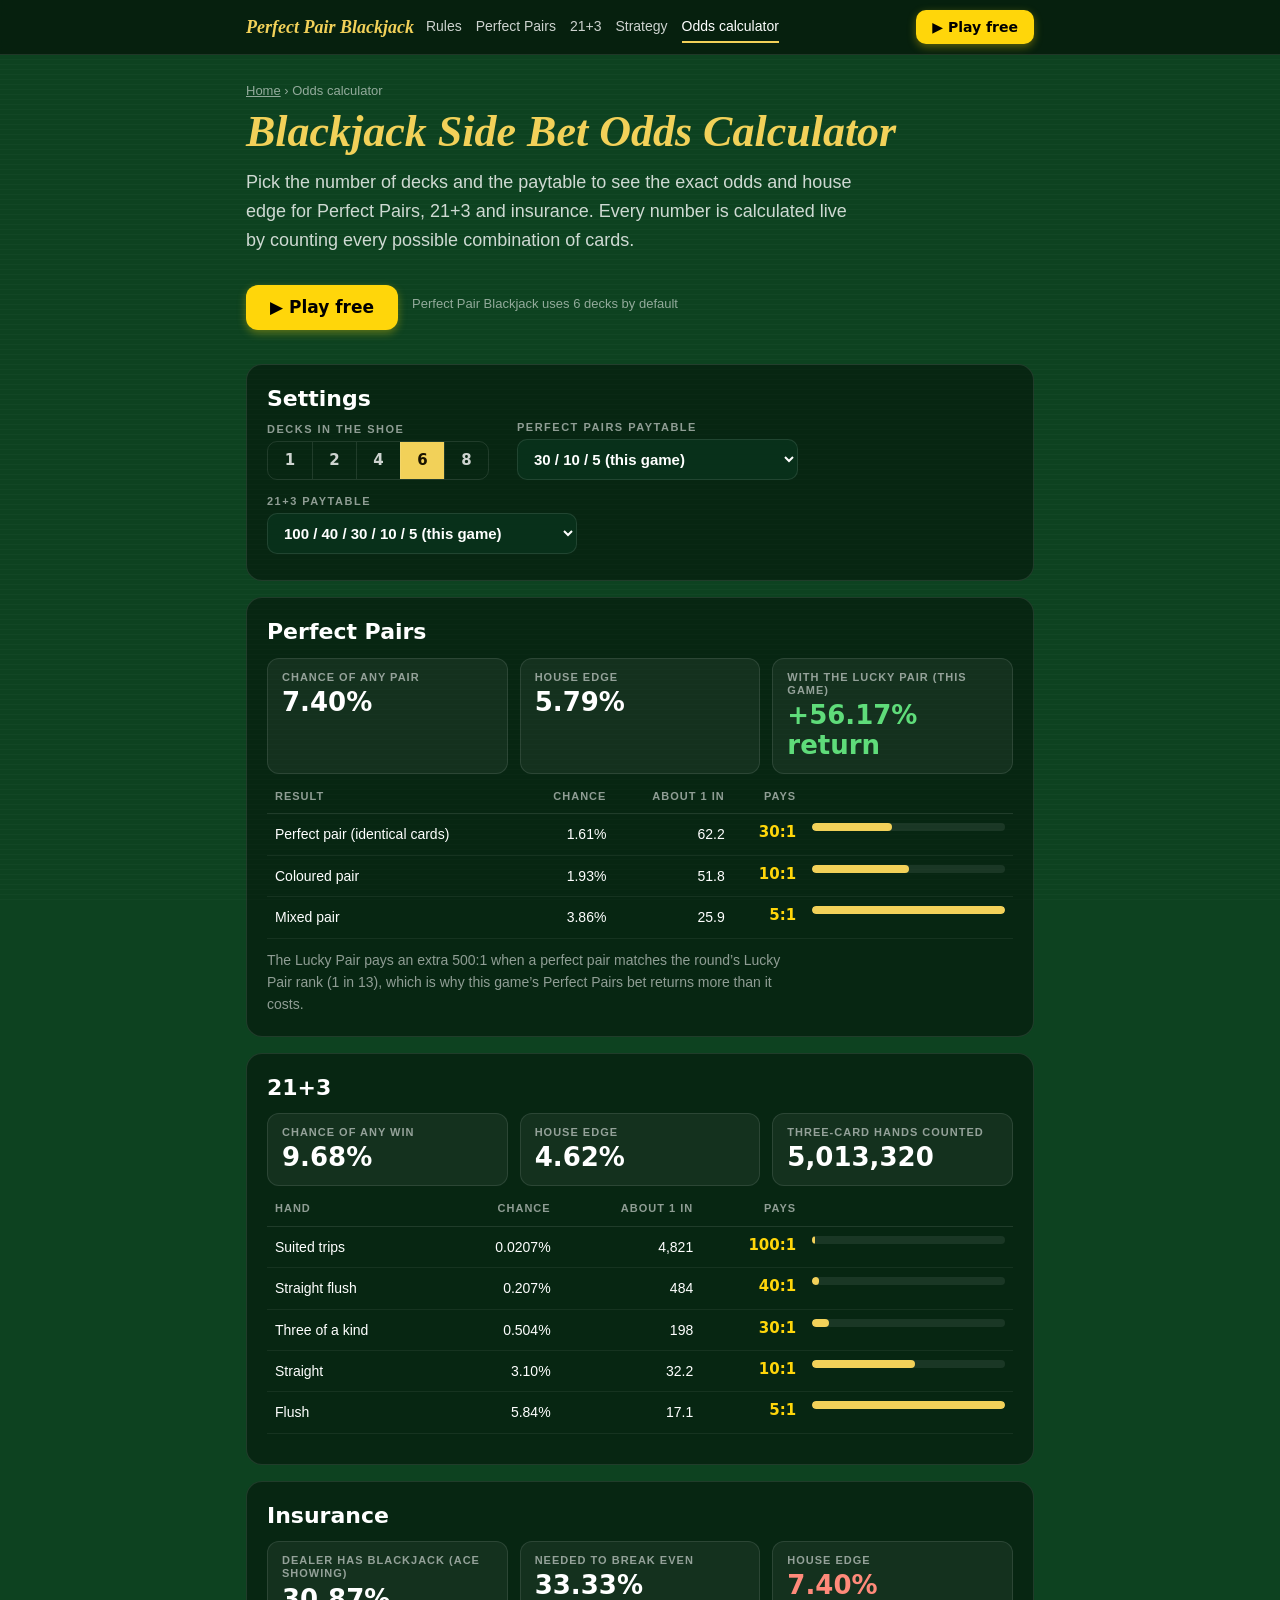
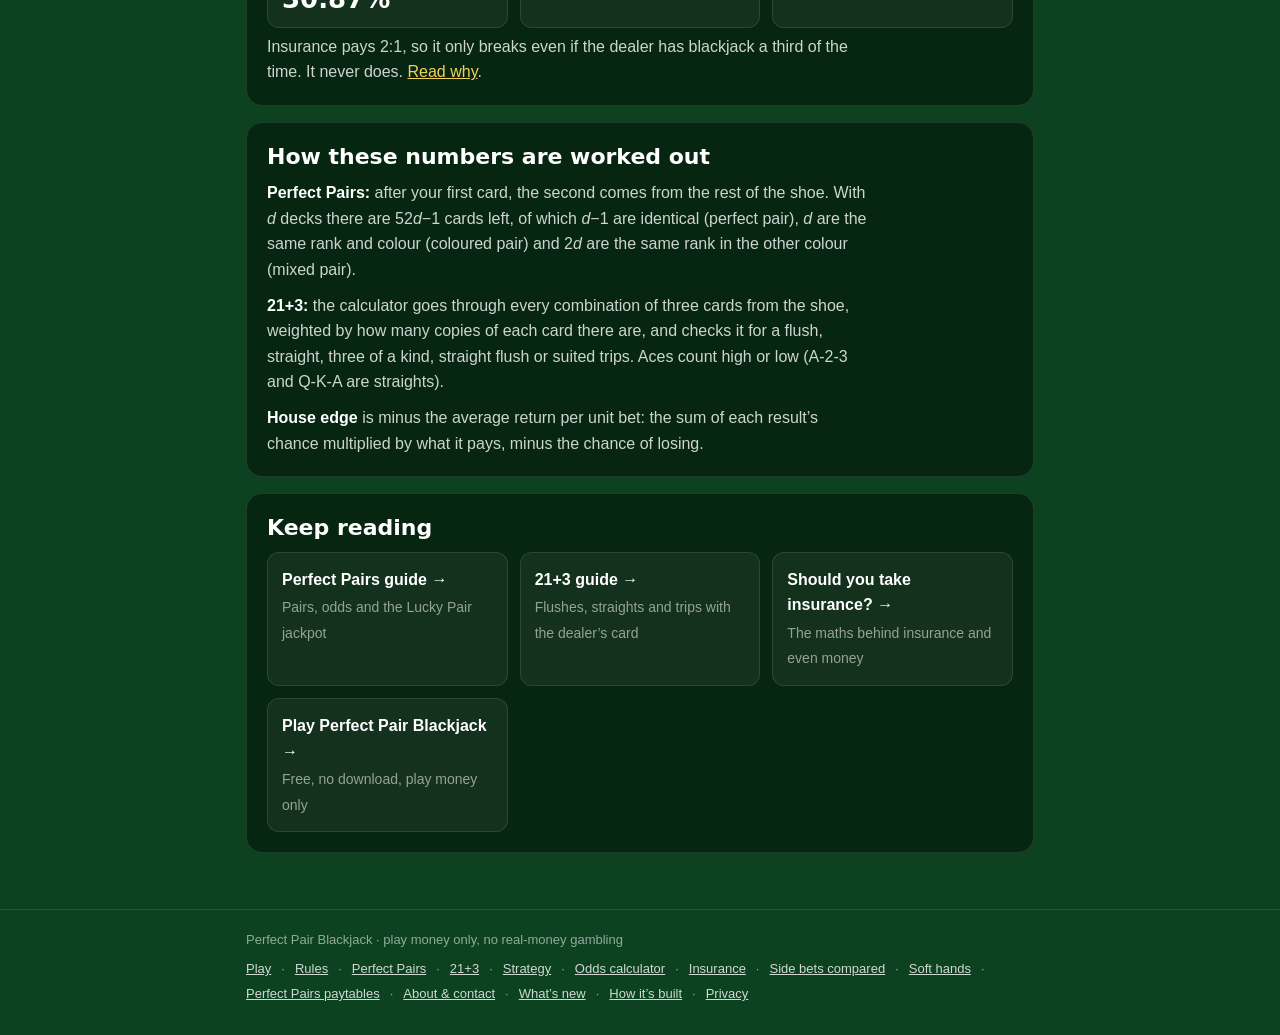
<file: odds-calculator.html>
<!doctype html>
<html lang="en-GB">
<head>
<meta charset="utf-8">
<meta name="viewport" content="width=device-width, initial-scale=1, viewport-fit=cover">
<title>Blackjack Side Bet Odds Calculator: Perfect Pairs, 21+3 &amp; Insurance | Perfect Pair Blackjack</title>
<meta name="description" content="Free blackjack odds calculator: exact Perfect Pairs, 21+3 and insurance odds and house edge for 1 to 8 decks and common paytables, worked out live from every card combination.">
<link rel="canonical" href="https://ppblackjack.co.uk/odds-calculator.html">
<meta name="theme-color" content="#0d4220">
<link rel="icon" type="image/png" sizes="32x32" href="assets/AppIcon-32.png">
<link rel="apple-touch-icon" href="assets/AppIcon-180.png">
<meta property="og:type" content="article">
<meta property="og:title" content="Blackjack Side Bet Odds Calculator: Perfect Pairs, 21+3 &amp; Insurance | Perfect Pair Blackjack">
<meta property="og:description" content="Free blackjack odds calculator: exact Perfect Pairs, 21+3 and insurance odds and house edge for 1 to 8 decks and common paytables, worked out live from every card combination.">
<meta property="og:url" content="https://ppblackjack.co.uk/odds-calculator.html">
<meta property="og:image" content="https://ppblackjack.co.uk/assets/share.jpg">
<meta name="twitter:card" content="summary_large_image">
<!-- Google AdSense -->
<script async src="https://pagead2.googlesyndication.com/pagead/js/adsbygoogle.js?client=ca-pub-8138187958283309"
     crossorigin="anonymous"></script>
<link rel="stylesheet" href="assets/site.css">
<script type="application/ld+json">
[
 {
  "@context": "https://schema.org",
  "@type": "Article",
  "headline": "Blackjack Side Bet Odds Calculator",
  "description": "Free blackjack odds calculator: exact Perfect Pairs, 21+3 and insurance odds and house edge for 1 to 8 decks and common paytables, worked out live from every card combination.",
  "url": "https://ppblackjack.co.uk/odds-calculator.html",
  "inLanguage": "en-GB",
  "datePublished": "2026-10-24",
  "dateModified": "2026-10-24",
  "author": {
   "@type": "Person",
   "name": "Geovan Inacay"
  },
  "publisher": {
   "@type": "Organization",
   "name": "Perfect Pair Blackjack",
   "url": "https://ppblackjack.co.uk/"
  },
  "image": "https://ppblackjack.co.uk/assets/share.jpg"
 },
 {
  "@context": "https://schema.org",
  "@type": "BreadcrumbList",
  "itemListElement": [
   {
    "@type": "ListItem",
    "position": 1,
    "name": "Home",
    "item": "https://ppblackjack.co.uk/"
   },
   {
    "@type": "ListItem",
    "position": 2,
    "name": "Blackjack Side Bet Odds Calculator",
    "item": "https://ppblackjack.co.uk/odds-calculator.html"
   }
  ]
 },
 {
  "@context": "https://schema.org",
  "@type": "WebApplication",
  "name": "Blackjack Side Bet Odds Calculator",
  "url": "https://ppblackjack.co.uk/odds-calculator.html",
  "applicationCategory": "UtilitiesApplication",
  "operatingSystem": "Any",
  "isAccessibleForFree": true,
  "offers": {
   "@type": "Offer",
   "price": "0",
   "priceCurrency": "GBP"
  }
 }
]
</script>
</head>
<body>
<header class="top"><div class="wrap">
  <a class="brand" href="./">Perfect Pair Blackjack</a>
  <nav class="links" aria-label="Guides"><a href="blackjack-rules.html">Rules</a><a href="perfect-pairs.html">Perfect Pairs</a><a href="21-plus-3.html">21+3</a><a href="basic-strategy.html">Strategy</a><a href="odds-calculator.html" aria-current=page>Odds calculator</a></nav>
  <a class="play" href="./">▶ Play free</a>
</div></header>
<main class="wrap">
<p class="crumbs"><a href="./">Home</a> › Odds calculator</p>
<h1>Blackjack Side Bet Odds Calculator</h1>
<p class="lede">Pick the number of decks and the paytable to see the exact odds and house edge for Perfect Pairs, 21+3 and insurance. Every number is calculated live by counting every possible combination of cards.</p>
<div class="cta"><a class="play big" href="./">▶ Play free</a><small>Perfect Pair Blackjack uses 6 decks by default</small></div>

<section aria-labelledby="ctl-h">
<h2 id="ctl-h">Settings</h2>
<div class="controls">
  <div class="ctl"><span class="lab" id="decks-lab">Decks in the shoe</span>
    <div class="seg" role="group" aria-labelledby="decks-lab" id="decks">
      <button type="button" data-d="1" aria-pressed="false">1</button><button type="button" data-d="2" aria-pressed="false">2</button><button type="button" data-d="4" aria-pressed="false">4</button><button type="button" data-d="6" aria-pressed="true">6</button><button type="button" data-d="8" aria-pressed="false">8</button>
    </div>
  </div>
  <div class="ctl"><label for="pp-pay">Perfect Pairs paytable</label>
    <select id="pp-pay">
      <option value="30,10,5" selected>30 / 10 / 5 (this game)</option>
      <option value="25,12,6">25 / 12 / 6 (common casino table)</option>
      <option value="25,10,5">25 / 10 / 5</option>
      <option value="25,8,5">25 / 8 / 5</option>
    </select></div>
  <div class="ctl"><label for="t21-pay">21+3 paytable</label>
    <select id="t21-pay">
      <option value="100,40,30,10,5" selected>100 / 40 / 30 / 10 / 5 (this game)</option>
      <option value="9,9,9,9,9">9:1 on any hand (classic)</option>
      <option value="100,40,30,10,5x">Same as this game, but flushes push</option>
    </select></div>
</div>
</section>

<section aria-live="polite">
<h2>Perfect Pairs</h2>
<div class="big">
  <div class="stat"><div class="k">Chance of any pair</div><div class="v" id="pp-any">–</div></div>
  <div class="stat"><div class="k">House edge</div><div class="v" id="pp-edge">–</div></div>
  <div class="stat" id="lucky-box"><div class="k">With the Lucky Pair (this game)</div><div class="v good" id="pp-lucky">–</div></div>
</div>
<div class="tbl"><table><thead><tr><th>Result</th><th class="n">Chance</th><th class="n">About 1 in</th><th class="n">Pays</th><th class="barcell" aria-hidden="true"></th></tr></thead><tbody id="pp-rows"></tbody></table></div>
<p id="pp-note" style="color:var(--ink-3);font-size:14px"></p>
</section>

<section aria-live="polite">
<h2>21+3</h2>
<div class="big">
  <div class="stat"><div class="k">Chance of any win</div><div class="v" id="t-any">–</div></div>
  <div class="stat"><div class="k">House edge</div><div class="v" id="t-edge">–</div></div>
  <div class="stat"><div class="k">Three-card hands counted</div><div class="v" id="t-combos">–</div></div>
</div>
<div class="tbl"><table><thead><tr><th>Hand</th><th class="n">Chance</th><th class="n">About 1 in</th><th class="n">Pays</th><th class="barcell" aria-hidden="true"></th></tr></thead><tbody id="t-rows"></tbody></table></div>
</section>

<section aria-live="polite">
<h2>Insurance</h2>
<div class="big">
  <div class="stat"><div class="k">Dealer has blackjack (Ace showing)</div><div class="v" id="i-p">–</div></div>
  <div class="stat"><div class="k">Needed to break even</div><div class="v">33.33%</div></div>
  <div class="stat"><div class="k">House edge</div><div class="v bad" id="i-edge">–</div></div>
</div>
<p>Insurance pays 2:1, so it only breaks even if the dealer has blackjack a third of the time. It never does. <a href="insurance.html">Read why</a>.</p>
</section>

<section>
<h2>How these numbers are worked out</h2>
<p><strong>Perfect Pairs:</strong> after your first card, the second comes from the rest of the shoe. With <em>d</em> decks there are 52<em>d</em>−1 cards left, of which <em>d</em>−1 are identical (perfect pair), <em>d</em> are the same rank and colour (coloured pair) and 2<em>d</em> are the same rank in the other colour (mixed pair).</p>
<p><strong>21+3:</strong> the calculator goes through every combination of three cards from the shoe, weighted by how many copies of each card there are, and checks it for a flush, straight, three of a kind, straight flush or suited trips. Aces count high or low (A-2-3 and Q-K-A are straights).</p>
<p><strong>House edge</strong> is minus the average return per unit bet: the sum of each result’s chance multiplied by what it pays, minus the chance of losing.</p>
</section>

<script>
(() => {
  const $ = id => document.getElementById(id);
  const pct = (x, dp = 2) => (x * 100).toFixed(dp) + '%';
  const oneIn = p => p > 0 ? (1 / p >= 100 ? Math.round(1 / p).toLocaleString('en-GB') : (1 / p).toFixed(1)) : 'never';
  const C = (n, k) => { if (k < 0 || k > n) return 0; let r = 1; for (let i = 1; i <= k; i++) r = r * (n - k + i) / i; return r; };
  const cache = {};
  function t21(d) {   // exact counts of each 21+3 hand for a d-deck shoe
    if (cache[d]) return cache[d];
    const types = []; for (let r = 2; r <= 14; r++) for (let s = 0; s < 4; s++) types.push([r, s]);
    const n = types.length, out = { suitedTrips: 0, straightFlush: 0, threeOfAKind: 0, straight: 0, flush: 0, none: 0 }; let total = 0;
    const consec = v => { const s = [...v].sort((a, b) => a - b); return s[2] - s[1] === 1 && s[1] - s[0] === 1; };
    for (let i = 0; i < n; i++) for (let j = i; j < n; j++) for (let k = j; k < n; k++) {
      let w; if (i === j && j === k) w = C(d, 3); else if (i === j) w = C(d, 2) * d; else if (j === k) w = d * C(d, 2); else w = d * d * d;
      if (!w) continue;
      const a = types[i], b = types[j], c = types[k], rs = [a[0], b[0], c[0]];
      const same = a[1] === b[1] && b[1] === c[1], trips = rs[0] === rs[1] && rs[1] === rs[2];
      const st = consec(rs) || consec(rs.map(r => r === 14 ? 1 : r));
      const h = trips && same ? 'suitedTrips' : trips ? 'threeOfAKind' : same && st ? 'straightFlush' : st ? 'straight' : same ? 'flush' : 'none';
      out[h] += w; total += w;
    }
    const res = { total }; for (const h in out) res[h] = out[h] / total;
    return cache[d] = res;
  }
  let decks = 6;
  function row(name, p, pays, max) {
    return `<tr><td>${name}</td><td class="n">${p > 0 ? pct(p, p < 0.001 ? 4 : p < 0.01 ? 3 : 2) : '–'}</td><td class="n">${oneIn(p)}</td><td class="n pay">${pays}</td><td class="barcell" aria-hidden="true"><div class="bar"><i style="width:${max ? Math.max(1.5, p / max * 100) : 0}%"></i></div></td></tr>`;
  }
  function update() {
    const d = decks, N = 52 * d;
    // Perfect Pairs
    const [a, b, c] = $('pp-pay').value.split(',').map(Number);
    const per = (d - 1) / (N - 1), col = d / (N - 1), mix = 2 * d / (N - 1), any = per + col + mix;
    const ev = per * a + col * b + mix * c - (1 - any);
    $('pp-any').textContent = pct(any); $('pp-edge').textContent = pct(-ev);
    const mx = Math.max(per, col, mix);
    $('pp-rows').innerHTML = row('Perfect pair (identical cards)', per, a + ':1', mx) + row('Coloured pair', col, b + ':1', mx) + row('Mixed pair', mix, c + ':1', mx);
    const isGame = $('pp-pay').value === '30,10,5';
    $('lucky-box').hidden = !isGame || d === 1;
    const lucky = ev + per / 13 * 501;
    $('pp-lucky').textContent = (lucky >= 0 ? '+' : '') + pct(lucky) + ' return';
    $('pp-note').textContent = d === 1 ? 'With a single deck, a perfect pair is impossible: there is only one copy of each card.' : (isGame ? 'The Lucky Pair pays an extra 500:1 when a perfect pair matches the round’s Lucky Pair rank (1 in 13), which is why this game’s Perfect Pairs bet returns more than it costs.' : '');
    // 21+3
    const t = t21(d), v = $('t21-pay').value, flushPush = v.endsWith('x'), p = v.replace('x', '').split(',').map(Number);
    const order = [['Suited trips', 'suitedTrips', p[0]], ['Straight flush', 'straightFlush', p[1]], ['Three of a kind', 'threeOfAKind', p[2]], ['Straight', 'straight', p[3]], ['Flush', 'flush', flushPush ? 0 : p[4]]];
    let ev3 = -t.none, anyWin = 0;
    for (const [, k, pay] of order) { if (pay > 0) { ev3 += t[k] * pay; anyWin += t[k]; } }
    $('t-any').textContent = pct(anyWin); $('t-edge').textContent = pct(-ev3);
    $('t-combos').textContent = Math.round(t.total).toLocaleString('en-GB');
    const m3 = Math.max(...order.map(o => t[o[1]]));
    $('t-rows').innerHTML = order.map(([name, k, pay]) => row(name, t[k], pay > 0 ? pay + ':1' : 'push', m3)).join('');
    // Insurance (Ace showing, player's cards unknown)
    const ip = 16 * d / (N - 1);
    $('i-p').textContent = pct(ip); $('i-edge').textContent = pct(1 - 3 * ip);
    window.__calc = { per, col, mix, ppEdge: -ev, t21: t, t21Edge: -ev3, ins: ip };
  }
  $('decks').addEventListener('click', e => {
    const btn = e.target.closest('button[data-d]'); if (!btn) return;
    decks = +btn.dataset.d;
    for (const x of $('decks').querySelectorAll('button')) x.setAttribute('aria-pressed', x === btn ? 'true' : 'false');
    update();
  });
  $('pp-pay').addEventListener('change', update); $('t21-pay').addEventListener('change', update);
  update();
})();
</script>
<section><h2>Keep reading</h2><div class="next"><a href="perfect-pairs.html"><b>Perfect Pairs guide →</b><span>Pairs, odds and the Lucky Pair jackpot</span></a><a href="21-plus-3.html"><b>21+3 guide →</b><span>Flushes, straights and trips with the dealer’s card</span></a><a href="insurance.html"><b>Should you take insurance? →</b><span>The maths behind insurance and even money</span></a><a href="./"><b>Play Perfect Pair Blackjack →</b><span>Free, no download, play money only</span></a></div></section>
</main>
<footer class="site"><div class="wrap"><span>Perfect Pair Blackjack · play money only, no real-money gambling</span><span class="fl"><a href="./">Play</a> · <a href="blackjack-rules.html">Rules</a> · <a href="perfect-pairs.html">Perfect Pairs</a> · <a href="21-plus-3.html">21+3</a> · <a href="basic-strategy.html">Strategy</a> · <a href="odds-calculator.html">Odds calculator</a> · <a href="insurance.html">Insurance</a> · <a href="side-bets-compared.html">Side bets compared</a> · <a href="soft-hands.html">Soft hands</a> · <a href="perfect-pairs-paytables.html">Perfect Pairs paytables</a> · <a href="about.html">About &amp; contact</a> · <a href="changelog.html">What’s new</a> · <a href="tech-stack.html">How it’s built</a> · <a href="privacy.html">Privacy</a></span></div></footer>
<!-- Cloudflare Web Analytics --><script type='module' src='https://static.cloudflareinsights.com/beacon.min.js' data-cf-beacon='{"token": "f0fce5bdd02c4a28bc33d09ca001b6e6"}'></script><!-- End Cloudflare Web Analytics -->
</body>
</html>
</file>
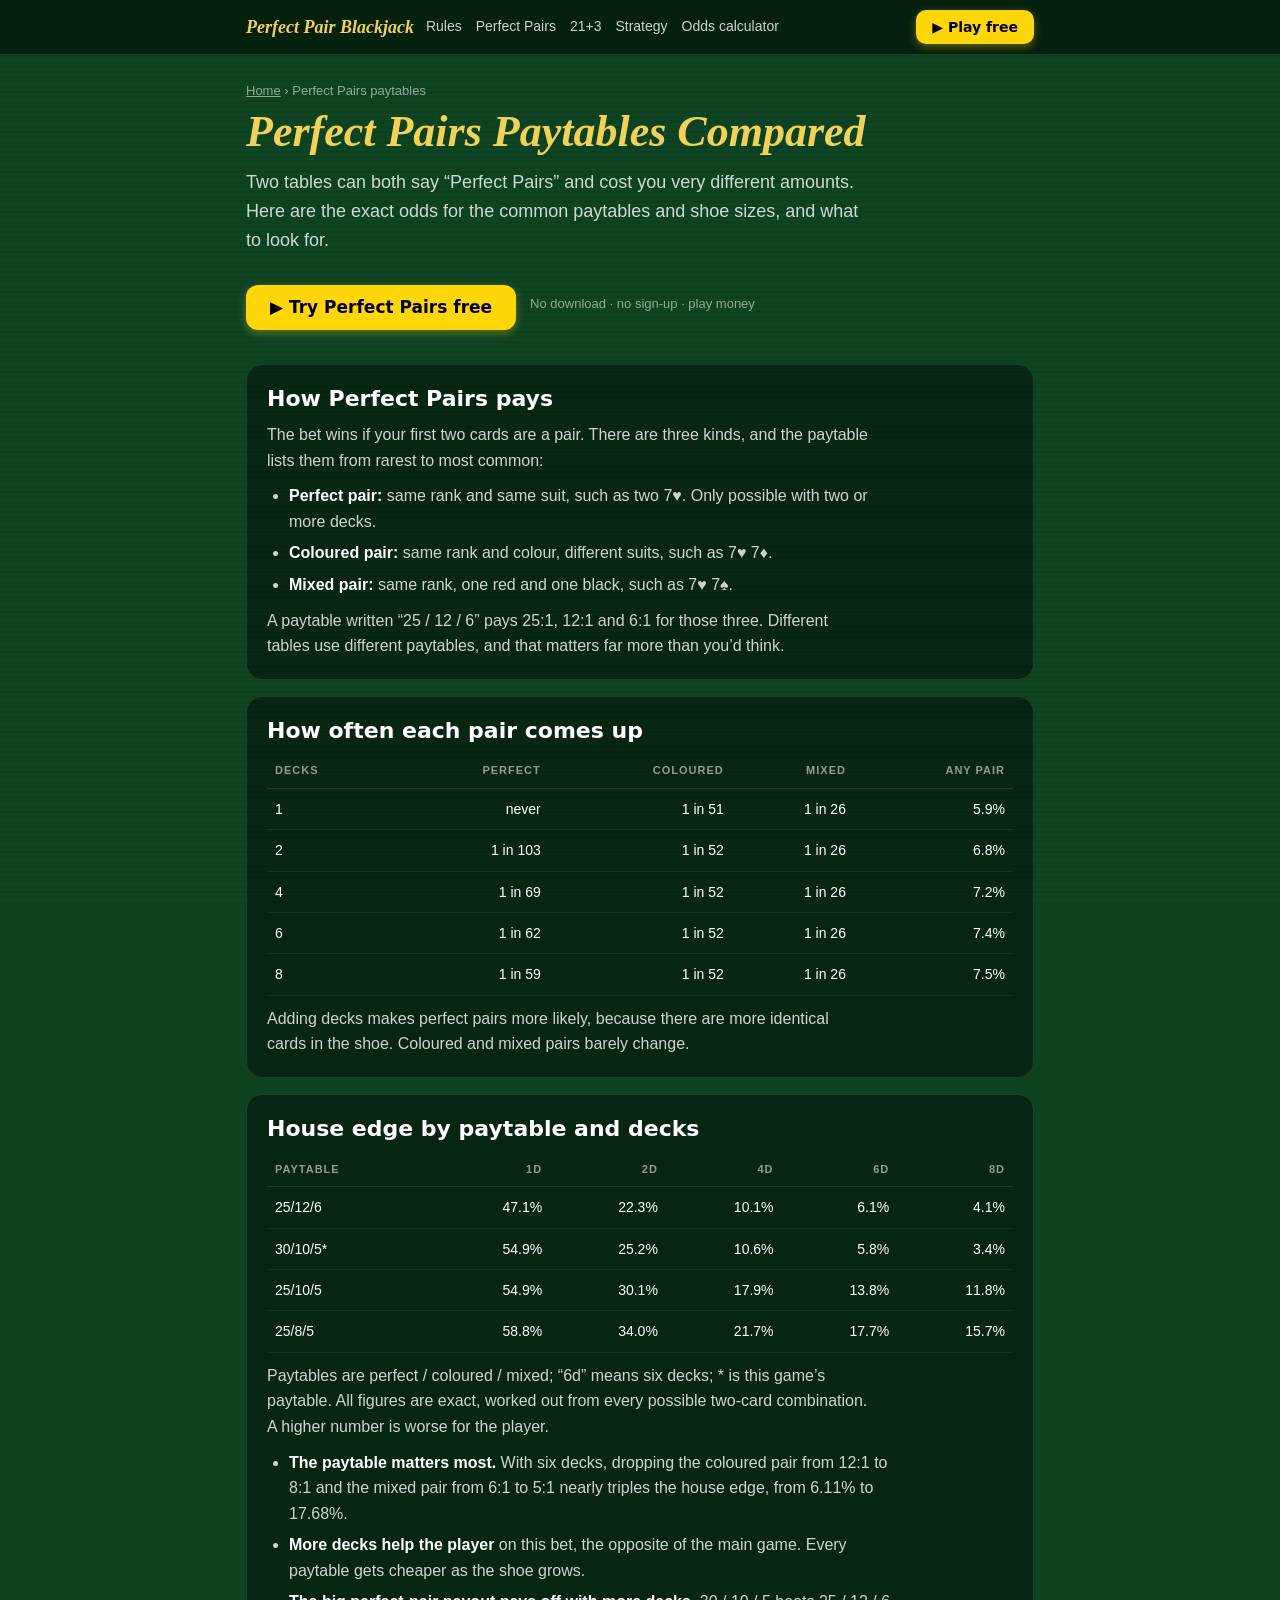
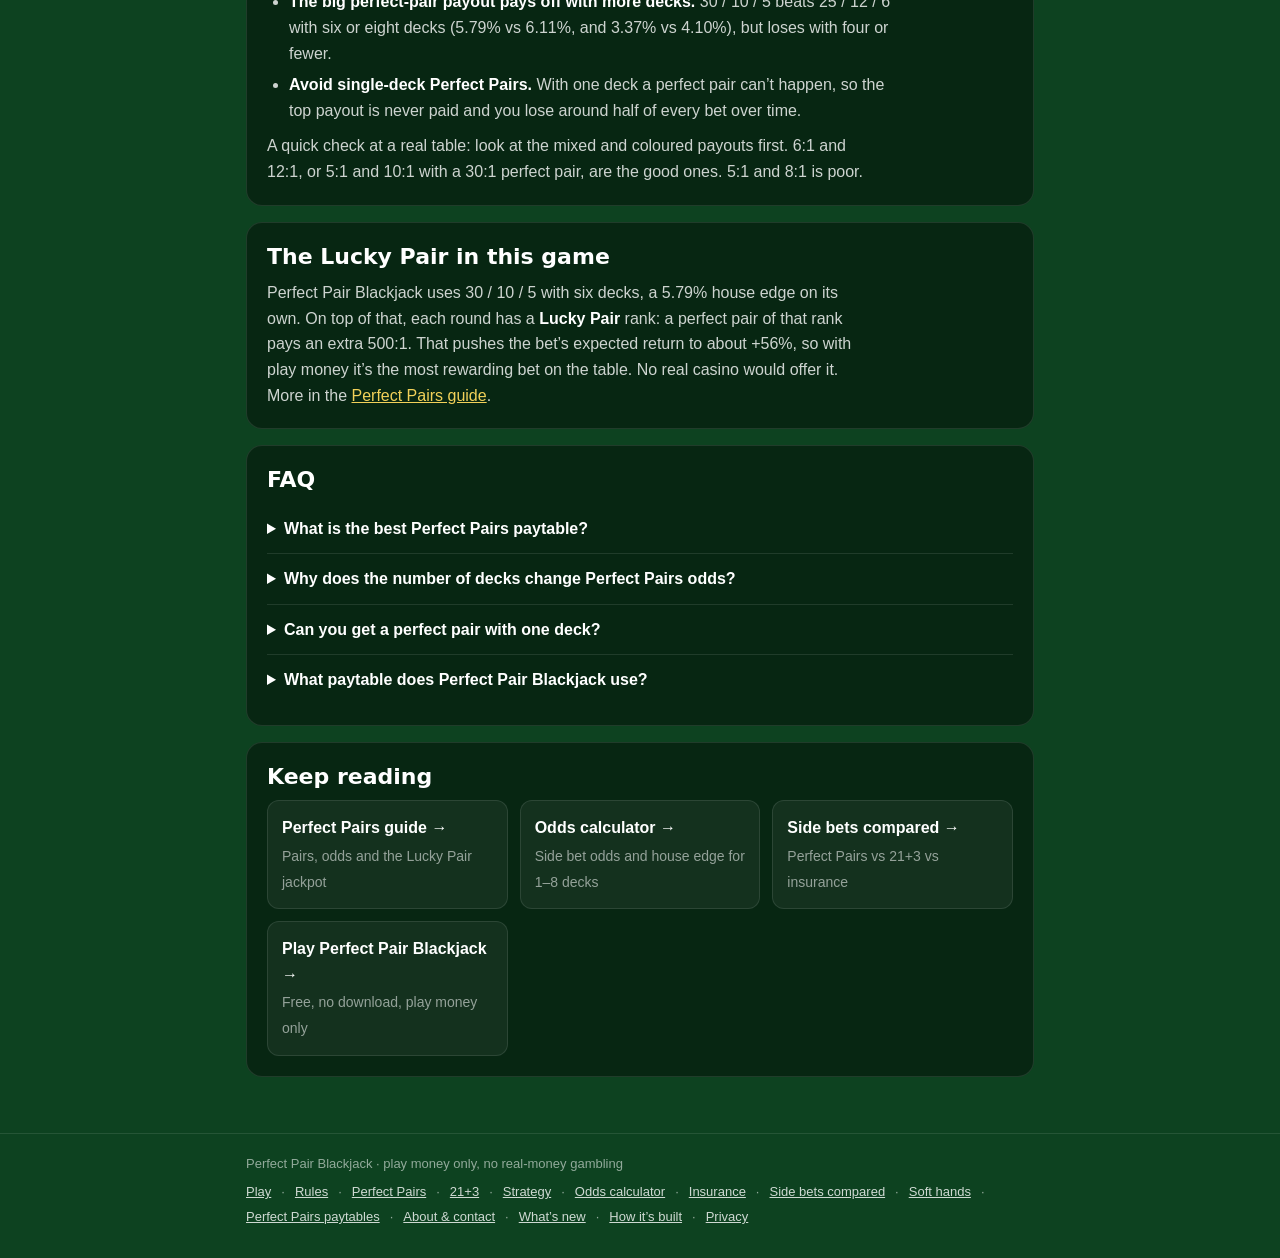
<file: perfect-pairs-paytables.html>
<!doctype html>
<html lang="en-GB">
<head>
<meta charset="utf-8">
<meta name="viewport" content="width=device-width, initial-scale=1, viewport-fit=cover">
<title>Perfect Pairs Paytables Compared: House Edge by Paytable and Decks | Perfect Pair Blackjack</title>
<meta name="description" content="Exact Perfect Pairs odds and house edge for the common paytables (25/12/6, 30/10/5, 25/10/5, 25/8/5) with 1 to 8 decks, and how to spot a good table.">
<link rel="canonical" href="https://ppblackjack.co.uk/perfect-pairs-paytables.html">
<meta name="theme-color" content="#0d4220">
<link rel="icon" type="image/png" sizes="32x32" href="assets/AppIcon-32.png">
<link rel="apple-touch-icon" href="assets/AppIcon-180.png">
<meta property="og:type" content="article">
<meta property="og:title" content="Perfect Pairs Paytables Compared: House Edge by Paytable and Decks | Perfect Pair Blackjack">
<meta property="og:description" content="Exact Perfect Pairs odds and house edge for the common paytables (25/12/6, 30/10/5, 25/10/5, 25/8/5) with 1 to 8 decks, and how to spot a good table.">
<meta property="og:url" content="https://ppblackjack.co.uk/perfect-pairs-paytables.html">
<meta property="og:image" content="https://ppblackjack.co.uk/assets/share.jpg">
<meta name="twitter:card" content="summary_large_image">
<!-- Google AdSense -->
<script async src="https://pagead2.googlesyndication.com/pagead/js/adsbygoogle.js?client=ca-pub-8138187958283309"
     crossorigin="anonymous"></script>
<link rel="stylesheet" href="assets/site.css">
<script type="application/ld+json">
[
 {
  "@context": "https://schema.org",
  "@type": "Article",
  "headline": "Perfect Pairs Paytables Compared",
  "description": "Exact Perfect Pairs odds and house edge for the common paytables (25/12/6, 30/10/5, 25/10/5, 25/8/5) with 1 to 8 decks, and how to spot a good table.",
  "url": "https://ppblackjack.co.uk/perfect-pairs-paytables.html",
  "inLanguage": "en-GB",
  "datePublished": "2026-11-23",
  "dateModified": "2026-11-23",
  "author": {
   "@type": "Person",
   "name": "Geovan Inacay"
  },
  "publisher": {
   "@type": "Organization",
   "name": "Perfect Pair Blackjack",
   "url": "https://ppblackjack.co.uk/"
  },
  "image": "https://ppblackjack.co.uk/assets/share.jpg"
 },
 {
  "@context": "https://schema.org",
  "@type": "BreadcrumbList",
  "itemListElement": [
   {
    "@type": "ListItem",
    "position": 1,
    "name": "Home",
    "item": "https://ppblackjack.co.uk/"
   },
   {
    "@type": "ListItem",
    "position": 2,
    "name": "Perfect Pairs Paytables Compared",
    "item": "https://ppblackjack.co.uk/perfect-pairs-paytables.html"
   }
  ]
 },
 {
  "@context": "https://schema.org",
  "@type": "FAQPage",
  "mainEntity": [
   {
    "@type": "Question",
    "name": "What is the best Perfect Pairs paytable?",
    "acceptedAnswer": {
     "@type": "Answer",
     "text": "Of the common ones, 30:1 / 10:1 / 5:1 and 25:1 / 12:1 / 6:1 are the best. With six decks they have a house edge of 5.79% and 6.11%. With eight decks, 3.37% and 4.10%."
    }
   },
   {
    "@type": "Question",
    "name": "Why does the number of decks change Perfect Pairs odds?",
    "acceptedAnswer": {
     "@type": "Answer",
     "text": "A perfect pair needs two identical cards. With more decks there are more identical cards in the shoe, so the top payout comes up more often and the house edge falls."
    }
   },
   {
    "@type": "Question",
    "name": "Can you get a perfect pair with one deck?",
    "acceptedAnswer": {
     "@type": "Answer",
     "text": "No. A single deck has only one of each card, so two cards of the same rank and suit can’t be dealt. Single-deck Perfect Pairs is a very poor bet."
    }
   },
   {
    "@type": "Question",
    "name": "What paytable does Perfect Pair Blackjack use?",
    "acceptedAnswer": {
     "@type": "Answer",
     "text": "30:1 for a perfect pair, 10:1 for a coloured pair and 5:1 for a mixed pair, with six decks by default, plus a 500:1 Lucky Pair bonus. You can change the shoe size in Settings."
    }
   }
  ]
 }
]
</script>
</head>
</head>
<body>
<header class="top"><div class="wrap">
  <a class="brand" href="./">Perfect Pair Blackjack</a>
  <nav class="links" aria-label="Guides"><a href="blackjack-rules.html">Rules</a><a href="perfect-pairs.html">Perfect Pairs</a><a href="21-plus-3.html">21+3</a><a href="basic-strategy.html">Strategy</a><a href="odds-calculator.html">Odds calculator</a></nav>
  <a class="play" href="./">▶ Play free</a>
</div></header>
<main class="wrap">
<p class="crumbs"><a href="./">Home</a> › Perfect Pairs paytables</p>
<h1>Perfect Pairs Paytables Compared</h1>
<p class="lede">Two tables can both say “Perfect Pairs” and cost you very different amounts. Here are the exact odds for the common paytables and shoe sizes, and what to look for.</p>
<div class="cta"><a class="play big" href="./">▶ Try Perfect Pairs free</a><small>No download · no sign-up · play money</small></div>
<section>
<h2>How Perfect Pairs pays</h2>
<p>The bet wins if your first two cards are a pair. There are three kinds, and the paytable lists them from rarest to most common:</p>
<ul>
<li><strong>Perfect pair:</strong> same rank and same suit, such as two 7♥. Only possible with two or more decks.</li>
<li><strong>Coloured pair:</strong> same rank and colour, different suits, such as 7♥ 7♦.</li>
<li><strong>Mixed pair:</strong> same rank, one red and one black, such as 7♥ 7♠.</li>
</ul>
<p>A paytable written “25 / 12 / 6” pays 25:1, 12:1 and 6:1 for those three. Different tables use different paytables, and that matters far more than you’d think.</p>
</section>
<section>
<h2>How often each pair comes up</h2>
<div class="tbl"><table><thead><tr><th>Decks</th><th class="n">Perfect</th><th class="n">Coloured</th><th class="n">Mixed</th><th class="n">Any pair</th></tr></thead><tbody>
<tr><td>1</td><td class="n">never</td><td class="n">1 in 51</td><td class="n">1 in 26</td><td class="n">5.9%</td></tr><tr><td>2</td><td class="n">1 in 103</td><td class="n">1 in 52</td><td class="n">1 in 26</td><td class="n">6.8%</td></tr><tr><td>4</td><td class="n">1 in 69</td><td class="n">1 in 52</td><td class="n">1 in 26</td><td class="n">7.2%</td></tr><tr><td>6</td><td class="n">1 in 62</td><td class="n">1 in 52</td><td class="n">1 in 26</td><td class="n">7.4%</td></tr><tr><td>8</td><td class="n">1 in 59</td><td class="n">1 in 52</td><td class="n">1 in 26</td><td class="n">7.5%</td></tr></tbody></table></div>
<p>Adding decks makes perfect pairs more likely, because there are more identical cards in the shoe. Coloured and mixed pairs barely change.</p>
</section>
<section>
<h2>House edge by paytable and decks</h2>
<div class="tbl"><table><thead><tr><th>Paytable</th><th class="n">1d</th><th class="n">2d</th><th class="n">4d</th><th class="n">6d</th><th class="n">8d</th></tr></thead><tbody>
<tr><td>25/12/6</td><td class="n">47.1%</td><td class="n">22.3%</td><td class="n">10.1%</td><td class="n">6.1%</td><td class="n">4.1%</td></tr><tr><td>30/10/5*</td><td class="n">54.9%</td><td class="n">25.2%</td><td class="n">10.6%</td><td class="n">5.8%</td><td class="n">3.4%</td></tr><tr><td>25/10/5</td><td class="n">54.9%</td><td class="n">30.1%</td><td class="n">17.9%</td><td class="n">13.8%</td><td class="n">11.8%</td></tr><tr><td>25/8/5</td><td class="n">58.8%</td><td class="n">34.0%</td><td class="n">21.7%</td><td class="n">17.7%</td><td class="n">15.7%</td></tr></tbody></table></div>
<p>Paytables are perfect / coloured / mixed; “6d” means six decks; * is this game’s paytable. All figures are exact, worked out from every possible two-card combination. A higher number is worse for the player.</p>
<ul>
<li><strong>The paytable matters most.</strong> With six decks, dropping the coloured pair from 12:1 to 8:1 and the mixed pair from 6:1 to 5:1 nearly triples the house edge, from 6.11% to 17.68%.</li>
<li><strong>More decks help the player</strong> on this bet, the opposite of the main game. Every paytable gets cheaper as the shoe grows.</li>
<li><strong>The big perfect-pair payout pays off with more decks.</strong> 30 / 10 / 5 beats 25 / 12 / 6 with six or eight decks (5.79% vs 6.11%, and 3.37% vs 4.10%), but loses with four or fewer.</li>
<li><strong>Avoid single-deck Perfect Pairs.</strong> With one deck a perfect pair can’t happen, so the top payout is never paid and you lose around half of every bet over time.</li>
</ul>
<p>A quick check at a real table: look at the mixed and coloured payouts first. 6:1 and 12:1, or 5:1 and 10:1 with a 30:1 perfect pair, are the good ones. 5:1 and 8:1 is poor.</p>
</section>
<section>
<h2>The Lucky Pair in this game</h2>
<p>Perfect Pair Blackjack uses 30 / 10 / 5 with six decks, a 5.79% house edge on its own. On top of that, each round has a <strong>Lucky Pair</strong> rank: a perfect pair of that rank pays an extra 500:1. That pushes the bet’s expected return to about +56%, so with play money it’s the most rewarding bet on the table. No real casino would offer it. More in the <a href="perfect-pairs.html">Perfect Pairs guide</a>.</p>
</section>
<section><h2>FAQ</h2><details><summary>What is the best Perfect Pairs paytable?</summary><p>Of the common ones, 30:1 / 10:1 / 5:1 and 25:1 / 12:1 / 6:1 are the best. With six decks they have a house edge of 5.79% and 6.11%. With eight decks, 3.37% and 4.10%.</p></details><details><summary>Why does the number of decks change Perfect Pairs odds?</summary><p>A perfect pair needs two identical cards. With more decks there are more identical cards in the shoe, so the top payout comes up more often and the house edge falls.</p></details><details><summary>Can you get a perfect pair with one deck?</summary><p>No. A single deck has only one of each card, so two cards of the same rank and suit can’t be dealt. Single-deck Perfect Pairs is a very poor bet.</p></details><details><summary>What paytable does Perfect Pair Blackjack use?</summary><p>30:1 for a perfect pair, 10:1 for a coloured pair and 5:1 for a mixed pair, with six decks by default, plus a 500:1 Lucky Pair bonus. You can change the shoe size in Settings.</p></details></section>
<section><h2>Keep reading</h2><div class="next"><a href="perfect-pairs.html"><b>Perfect Pairs guide →</b><span>Pairs, odds and the Lucky Pair jackpot</span></a><a href="odds-calculator.html"><b>Odds calculator →</b><span>Side bet odds and house edge for 1–8 decks</span></a><a href="side-bets-compared.html"><b>Side bets compared →</b><span>Perfect Pairs vs 21+3 vs insurance</span></a><a href="./"><b>Play Perfect Pair Blackjack →</b><span>Free, no download, play money only</span></a></div></section>
</main>
<footer class="site"><div class="wrap"><span>Perfect Pair Blackjack · play money only, no real-money gambling</span><span class="fl"><a href="./">Play</a> · <a href="blackjack-rules.html">Rules</a> · <a href="perfect-pairs.html">Perfect Pairs</a> · <a href="21-plus-3.html">21+3</a> · <a href="basic-strategy.html">Strategy</a> · <a href="odds-calculator.html">Odds calculator</a> · <a href="insurance.html">Insurance</a> · <a href="side-bets-compared.html">Side bets compared</a> · <a href="soft-hands.html">Soft hands</a> · <a href="perfect-pairs-paytables.html">Perfect Pairs paytables</a> · <a href="about.html">About &amp; contact</a> · <a href="changelog.html">What’s new</a> · <a href="tech-stack.html">How it’s built</a> · <a href="privacy.html">Privacy</a></span></div></footer>
<!-- Cloudflare Web Analytics --><script type='module' src='https://static.cloudflareinsights.com/beacon.min.js' data-cf-beacon='{"token": "f0fce5bdd02c4a28bc33d09ca001b6e6"}'></script><!-- End Cloudflare Web Analytics -->
</body>
</html>
</file>
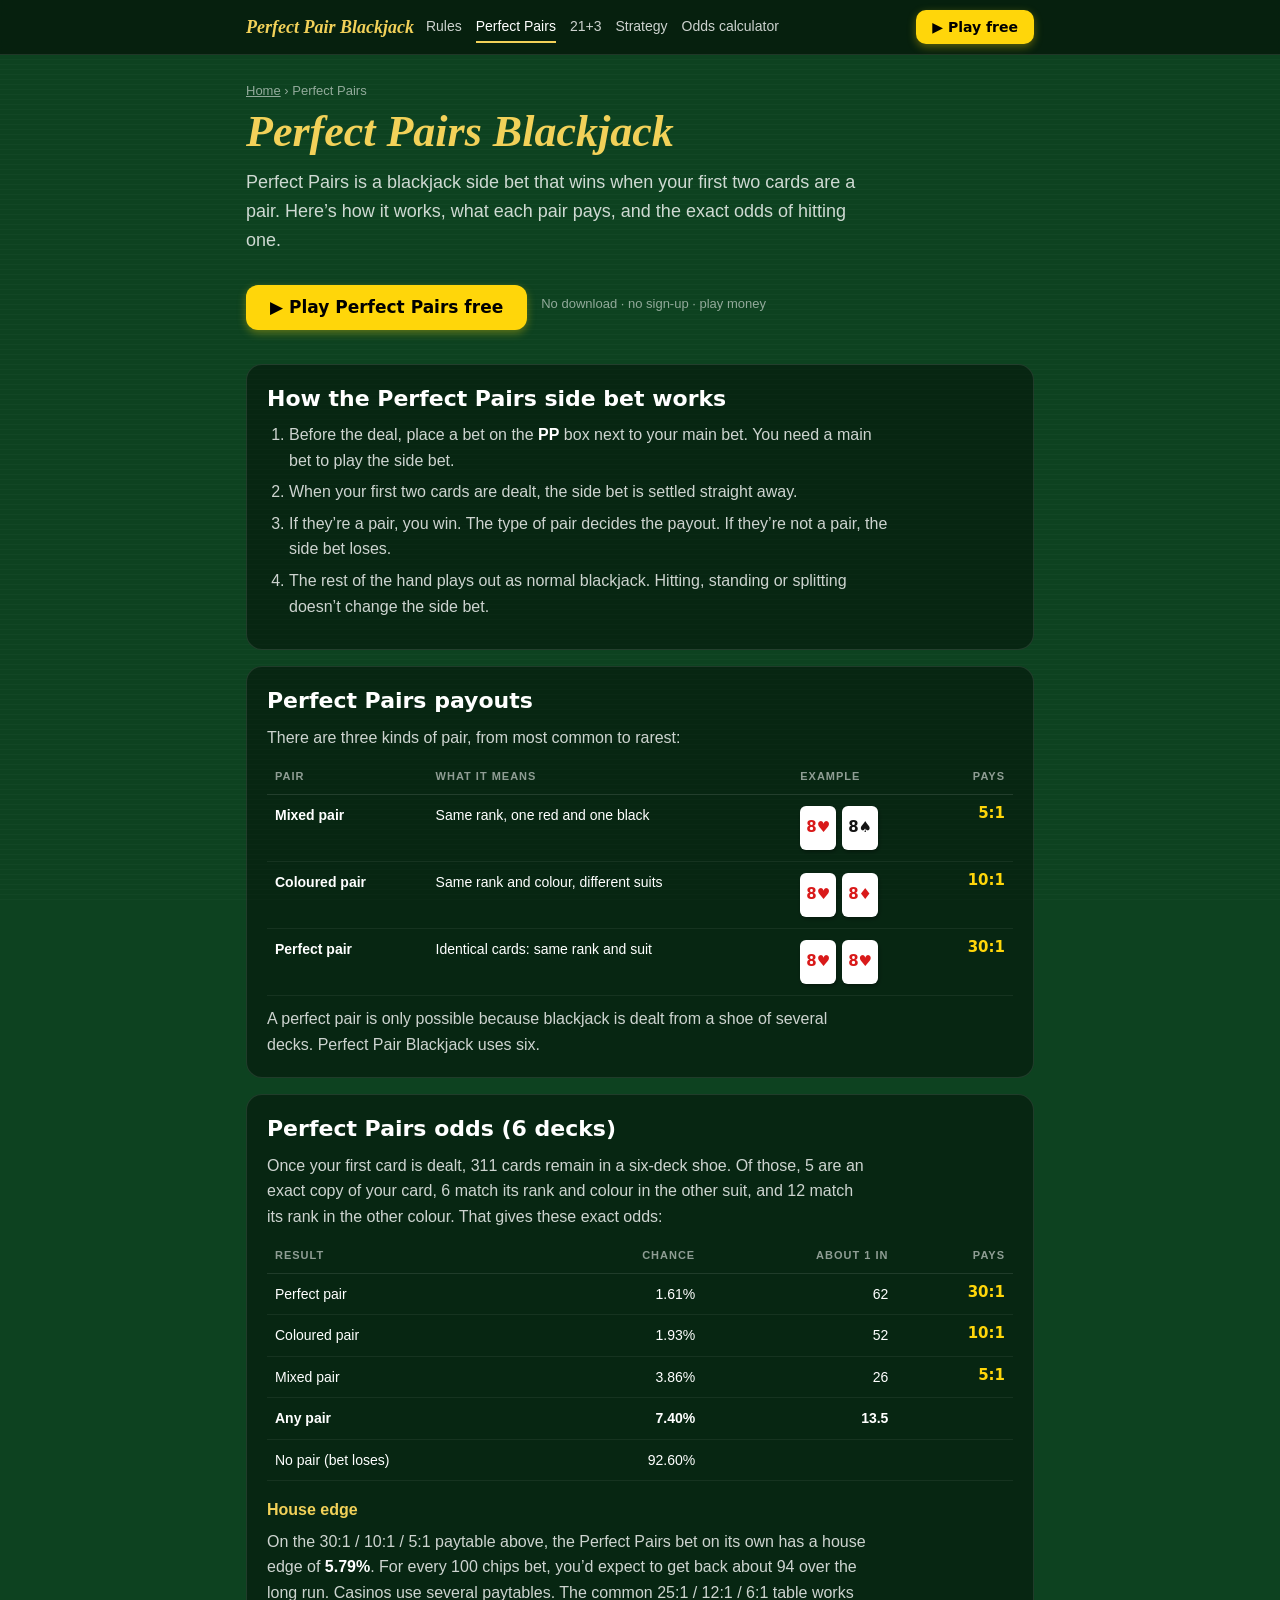
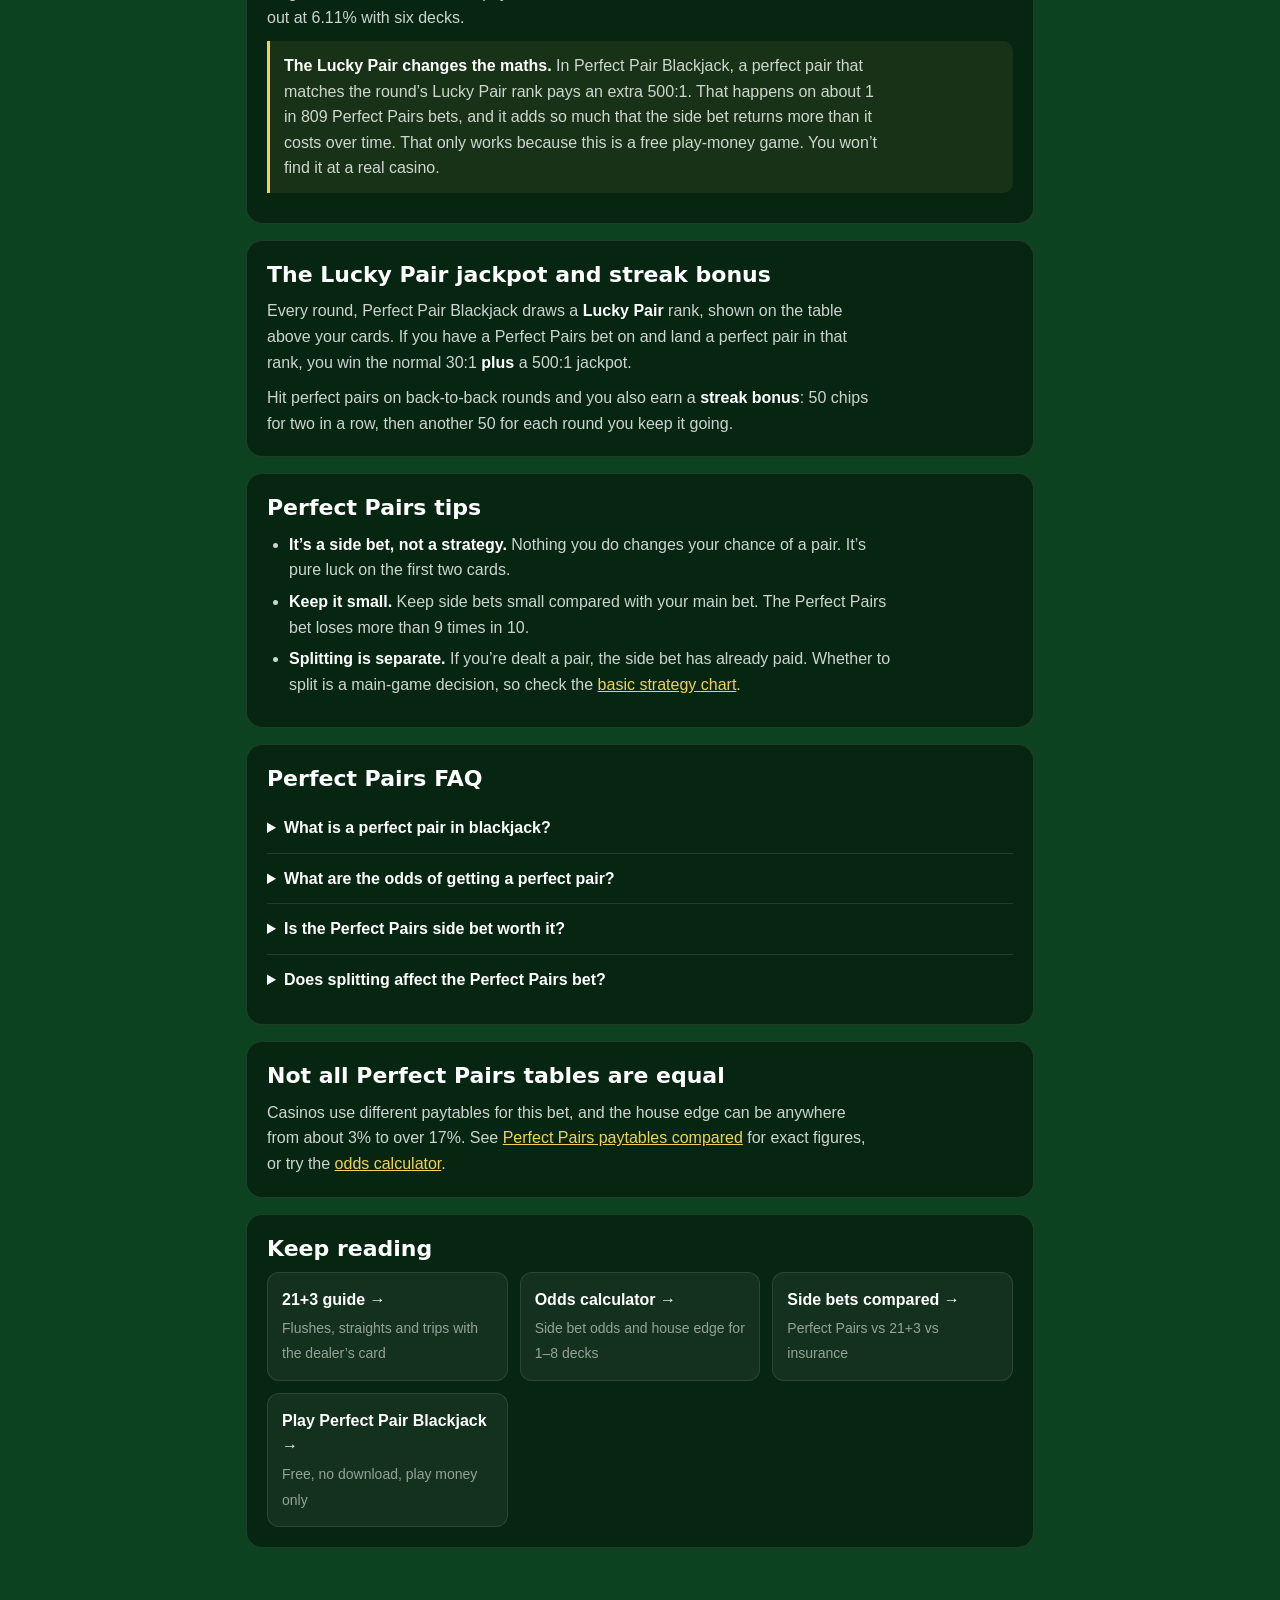
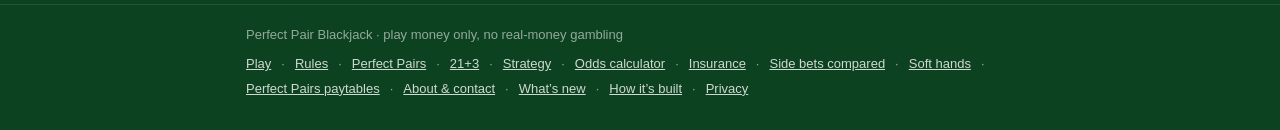
<file: perfect-pairs.html>
<!doctype html>
<html lang="en-GB">
<head>
<meta charset="utf-8">
<meta name="viewport" content="width=device-width, initial-scale=1, viewport-fit=cover">
<title>Perfect Pairs Blackjack: Rules, Payouts &amp; Odds | Perfect Pair Blackjack</title>
<meta name="description" content="How the Perfect Pairs blackjack side bet works: mixed, coloured and perfect pairs, payouts, exact 6-deck odds and house edge, plus the 500:1 Lucky Pair jackpot. Play free.">
<link rel="canonical" href="https://ppblackjack.co.uk/perfect-pairs.html">
<meta name="theme-color" content="#0d4220">
<link rel="icon" type="image/png" sizes="32x32" href="assets/AppIcon-32.png">
<link rel="apple-touch-icon" href="assets/AppIcon-180.png">
<meta property="og:type" content="article">
<meta property="og:title" content="Perfect Pairs Blackjack: Rules, Payouts &amp; Odds | Perfect Pair Blackjack">
<meta property="og:description" content="How the Perfect Pairs blackjack side bet works: mixed, coloured and perfect pairs, payouts, exact 6-deck odds and house edge, plus the 500:1 Lucky Pair jackpot. Play free.">
<meta property="og:url" content="https://ppblackjack.co.uk/perfect-pairs.html">
<meta property="og:image" content="https://ppblackjack.co.uk/assets/share.jpg">
<meta name="twitter:card" content="summary_large_image">
<!-- Google AdSense -->
<script async src="https://pagead2.googlesyndication.com/pagead/js/adsbygoogle.js?client=ca-pub-8138187958283309"
     crossorigin="anonymous"></script>
<link rel="stylesheet" href="assets/site.css">
<script type="application/ld+json">
[
 {
  "@context": "https://schema.org",
  "@type": "Article",
  "headline": "Perfect Pairs Blackjack: Rules, Payouts and Odds",
  "description": "How the Perfect Pairs blackjack side bet works: mixed, coloured and perfect pairs, payouts, exact 6-deck odds and house edge, plus the 500:1 Lucky Pair jackpot. Play free.",
  "url": "https://ppblackjack.co.uk/perfect-pairs.html",
  "inLanguage": "en-GB",
  "datePublished": "2026-10-24",
  "dateModified": "2026-10-24",
  "author": {
   "@type": "Person",
   "name": "Geovan Inacay"
  },
  "publisher": {
   "@type": "Organization",
   "name": "Perfect Pair Blackjack",
   "url": "https://ppblackjack.co.uk/"
  },
  "image": "https://ppblackjack.co.uk/assets/share.jpg"
 },
 {
  "@context": "https://schema.org",
  "@type": "BreadcrumbList",
  "itemListElement": [
   {
    "@type": "ListItem",
    "position": 1,
    "name": "Home",
    "item": "https://ppblackjack.co.uk/"
   },
   {
    "@type": "ListItem",
    "position": 2,
    "name": "Perfect Pairs Blackjack",
    "item": "https://ppblackjack.co.uk/perfect-pairs.html"
   }
  ]
 },
 {
  "@context": "https://schema.org",
  "@type": "FAQPage",
  "mainEntity": [
   {
    "@type": "Question",
    "name": "What is a perfect pair in blackjack?",
    "acceptedAnswer": {
     "@type": "Answer",
     "text": "A perfect pair is when your first two cards are identical: the same rank and the same suit, such as two 8 of hearts. It is the top hand in the Perfect Pairs side bet and pays 30:1 in Perfect Pair Blackjack."
    }
   },
   {
    "@type": "Question",
    "name": "What are the odds of getting a perfect pair?",
    "acceptedAnswer": {
     "@type": "Answer",
     "text": "With a six-deck shoe, the chance of a perfect pair is 5 in 311, about 1.61%, or roughly 1 in 62 hands. The chance of any pair (mixed, coloured or perfect) is about 7.4%."
    }
   },
   {
    "@type": "Question",
    "name": "Is the Perfect Pairs side bet worth it?",
    "acceptedAnswer": {
     "@type": "Answer",
     "text": "In a real casino it is a side bet with a house edge of about 4–6% depending on the paytable, higher than the main blackjack game. In Perfect Pair Blackjack you play with free chips, and the Lucky Pair jackpot makes the bet unusually generous."
    }
   },
   {
    "@type": "Question",
    "name": "Does splitting affect the Perfect Pairs bet?",
    "acceptedAnswer": {
     "@type": "Answer",
     "text": "No. The Perfect Pairs bet is settled on your first two cards as soon as they are dealt. Splitting, hitting or losing the main hand afterwards does not change it."
    }
   }
  ]
 }
]
</script>
</head>
<body>
<header class="top"><div class="wrap">
  <a class="brand" href="./">Perfect Pair Blackjack</a>
  <nav class="links" aria-label="Guides"><a href="blackjack-rules.html">Rules</a><a href="perfect-pairs.html" aria-current=page>Perfect Pairs</a><a href="21-plus-3.html">21+3</a><a href="basic-strategy.html">Strategy</a><a href="odds-calculator.html">Odds calculator</a></nav>
  <a class="play" href="./">▶ Play free</a>
</div></header>
<main class="wrap">
<p class="crumbs"><a href="./">Home</a> › Perfect Pairs</p>
<h1>Perfect Pairs Blackjack</h1>
<p class="lede">Perfect Pairs is a blackjack side bet that wins when your first two cards are a pair. Here’s how it works, what each pair pays, and the exact odds of hitting one.</p>
<div class="cta"><a class="play big" href="./">▶ Play Perfect Pairs free</a><small>No download · no sign-up · play money</small></div>

<section>
<h2>How the Perfect Pairs side bet works</h2>
<ol>
<li>Before the deal, place a bet on the <strong>PP</strong> box next to your main bet. You need a main bet to play the side bet.</li>
<li>When your first two cards are dealt, the side bet is settled straight away.</li>
<li>If they’re a pair, you win. The type of pair decides the payout. If they’re not a pair, the side bet loses.</li>
<li>The rest of the hand plays out as normal blackjack. Hitting, standing or splitting doesn’t change the side bet.</li>
</ol>
</section>

<section>
<h2>Perfect Pairs payouts</h2>
<p>There are three kinds of pair, from most common to rarest:</p>
<div class="tbl"><table><thead><tr><th>Pair</th><th>What it means</th><th>Example</th><th class="n">Pays</th></tr></thead><tbody>
<tr><td><strong>Mixed pair</strong></td><td>Same rank, one red and one black</td><td><div class="cards"><span class="pc r">8♥</span><span class="pc">8♠</span></div></td><td class="n pay">5:1</td></tr>
<tr><td><strong>Coloured pair</strong></td><td>Same rank and colour, different suits</td><td><div class="cards"><span class="pc r">8♥</span><span class="pc r">8♦</span></div></td><td class="n pay">10:1</td></tr>
<tr><td><strong>Perfect pair</strong></td><td>Identical cards: same rank and suit</td><td><div class="cards"><span class="pc r">8♥</span><span class="pc r">8♥</span></div></td><td class="n pay">30:1</td></tr>
</tbody></table></div>
<p>A perfect pair is only possible because blackjack is dealt from a shoe of several decks. Perfect Pair Blackjack uses six.</p>
</section>

<section>
<h2>Perfect Pairs odds (6 decks)</h2>
<p>Once your first card is dealt, 311 cards remain in a six-deck shoe. Of those, 5 are an exact copy of your card, 6 match its rank and colour in the other suit, and 12 match its rank in the other colour. That gives these exact odds:</p>
<div class="tbl"><table><thead><tr><th>Result</th><th class="n">Chance</th><th class="n">About 1 in</th><th class="n">Pays</th></tr></thead><tbody>
<tr><td>Perfect pair</td><td class="n">1.61%</td><td class="n">62</td><td class="n pay">30:1</td></tr>
<tr><td>Coloured pair</td><td class="n">1.93%</td><td class="n">52</td><td class="n pay">10:1</td></tr>
<tr><td>Mixed pair</td><td class="n">3.86%</td><td class="n">26</td><td class="n pay">5:1</td></tr>
<tr class="total"><td>Any pair</td><td class="n">7.40%</td><td class="n">13.5</td><td class="n"></td></tr>
<tr><td>No pair (bet loses)</td><td class="n">92.60%</td><td class="n"></td><td class="n"></td></tr>
</tbody></table></div>
<h3>House edge</h3>
<p>On the 30:1 / 10:1 / 5:1 paytable above, the Perfect Pairs bet on its own has a house edge of <strong>5.79%</strong>. For every 100 chips bet, you’d expect to get back about 94 over the long run. Casinos use several paytables. The common 25:1 / 12:1 / 6:1 table works out at 6.11% with six decks.</p>
<div class="callout"><p><strong>The Lucky Pair changes the maths.</strong> In Perfect Pair Blackjack, a perfect pair that matches the round’s Lucky Pair rank pays an extra 500:1. That happens on about 1 in 809 Perfect Pairs bets, and it adds so much that the side bet returns more than it costs over time. That only works because this is a free play-money game. You won’t find it at a real casino.</p></div>
</section>

<section>
<h2>The Lucky Pair jackpot and streak bonus</h2>
<p>Every round, Perfect Pair Blackjack draws a <strong>Lucky Pair</strong> rank, shown on the table above your cards. If you have a Perfect Pairs bet on and land a perfect pair in that rank, you win the normal 30:1 <strong>plus</strong> a 500:1 jackpot.</p>
<p>Hit perfect pairs on back-to-back rounds and you also earn a <strong>streak bonus</strong>: 50 chips for two in a row, then another 50 for each round you keep it going.</p>
</section>

<section>
<h2>Perfect Pairs tips</h2>
<ul>
<li><strong>It’s a side bet, not a strategy.</strong> Nothing you do changes your chance of a pair. It’s pure luck on the first two cards.</li>
<li><strong>Keep it small.</strong> Keep side bets small compared with your main bet. The Perfect Pairs bet loses more than 9 times in 10.</li>
<li><strong>Splitting is separate.</strong> If you’re dealt a pair, the side bet has already paid. Whether to split is a main-game decision, so check the <a href="basic-strategy.html">basic strategy chart</a>.</li>
</ul>
</section>

<section><h2>Perfect Pairs FAQ</h2><details><summary>What is a perfect pair in blackjack?</summary><p>A perfect pair is when your first two cards are identical: the same rank and the same suit, such as two 8 of hearts. It is the top hand in the Perfect Pairs side bet and pays 30:1 in Perfect Pair Blackjack.</p></details><details><summary>What are the odds of getting a perfect pair?</summary><p>With a six-deck shoe, the chance of a perfect pair is 5 in 311, about 1.61%, or roughly 1 in 62 hands. The chance of any pair (mixed, coloured or perfect) is about 7.4%.</p></details><details><summary>Is the Perfect Pairs side bet worth it?</summary><p>In a real casino it is a side bet with a house edge of about 4–6% depending on the paytable, higher than the main blackjack game. In Perfect Pair Blackjack you play with free chips, and the Lucky Pair jackpot makes the bet unusually generous.</p></details><details><summary>Does splitting affect the Perfect Pairs bet?</summary><p>No. The Perfect Pairs bet is settled on your first two cards as soon as they are dealt. Splitting, hitting or losing the main hand afterwards does not change it.</p></details></section>
<section><h2>Not all Perfect Pairs tables are equal</h2><p>Casinos use different paytables for this bet, and the house edge can be anywhere from about 3% to over 17%. See <a href="perfect-pairs-paytables.html">Perfect Pairs paytables compared</a> for exact figures, or try the <a href="odds-calculator.html">odds calculator</a>.</p></section>
<section><h2>Keep reading</h2><div class="next"><a href="21-plus-3.html"><b>21+3 guide →</b><span>Flushes, straights and trips with the dealer’s card</span></a><a href="odds-calculator.html"><b>Odds calculator →</b><span>Side bet odds and house edge for 1–8 decks</span></a><a href="side-bets-compared.html"><b>Side bets compared →</b><span>Perfect Pairs vs 21+3 vs insurance</span></a><a href="./"><b>Play Perfect Pair Blackjack →</b><span>Free, no download, play money only</span></a></div></section>
</main>
<footer class="site"><div class="wrap"><span>Perfect Pair Blackjack · play money only, no real-money gambling</span><span class="fl"><a href="./">Play</a> · <a href="blackjack-rules.html">Rules</a> · <a href="perfect-pairs.html">Perfect Pairs</a> · <a href="21-plus-3.html">21+3</a> · <a href="basic-strategy.html">Strategy</a> · <a href="odds-calculator.html">Odds calculator</a> · <a href="insurance.html">Insurance</a> · <a href="side-bets-compared.html">Side bets compared</a> · <a href="soft-hands.html">Soft hands</a> · <a href="perfect-pairs-paytables.html">Perfect Pairs paytables</a> · <a href="about.html">About &amp; contact</a> · <a href="changelog.html">What’s new</a> · <a href="tech-stack.html">How it’s built</a> · <a href="privacy.html">Privacy</a></span></div></footer>
<!-- Cloudflare Web Analytics --><script type='module' src='https://static.cloudflareinsights.com/beacon.min.js' data-cf-beacon='{"token": "f0fce5bdd02c4a28bc33d09ca001b6e6"}'></script><!-- End Cloudflare Web Analytics -->
</body>
</html>
</file>
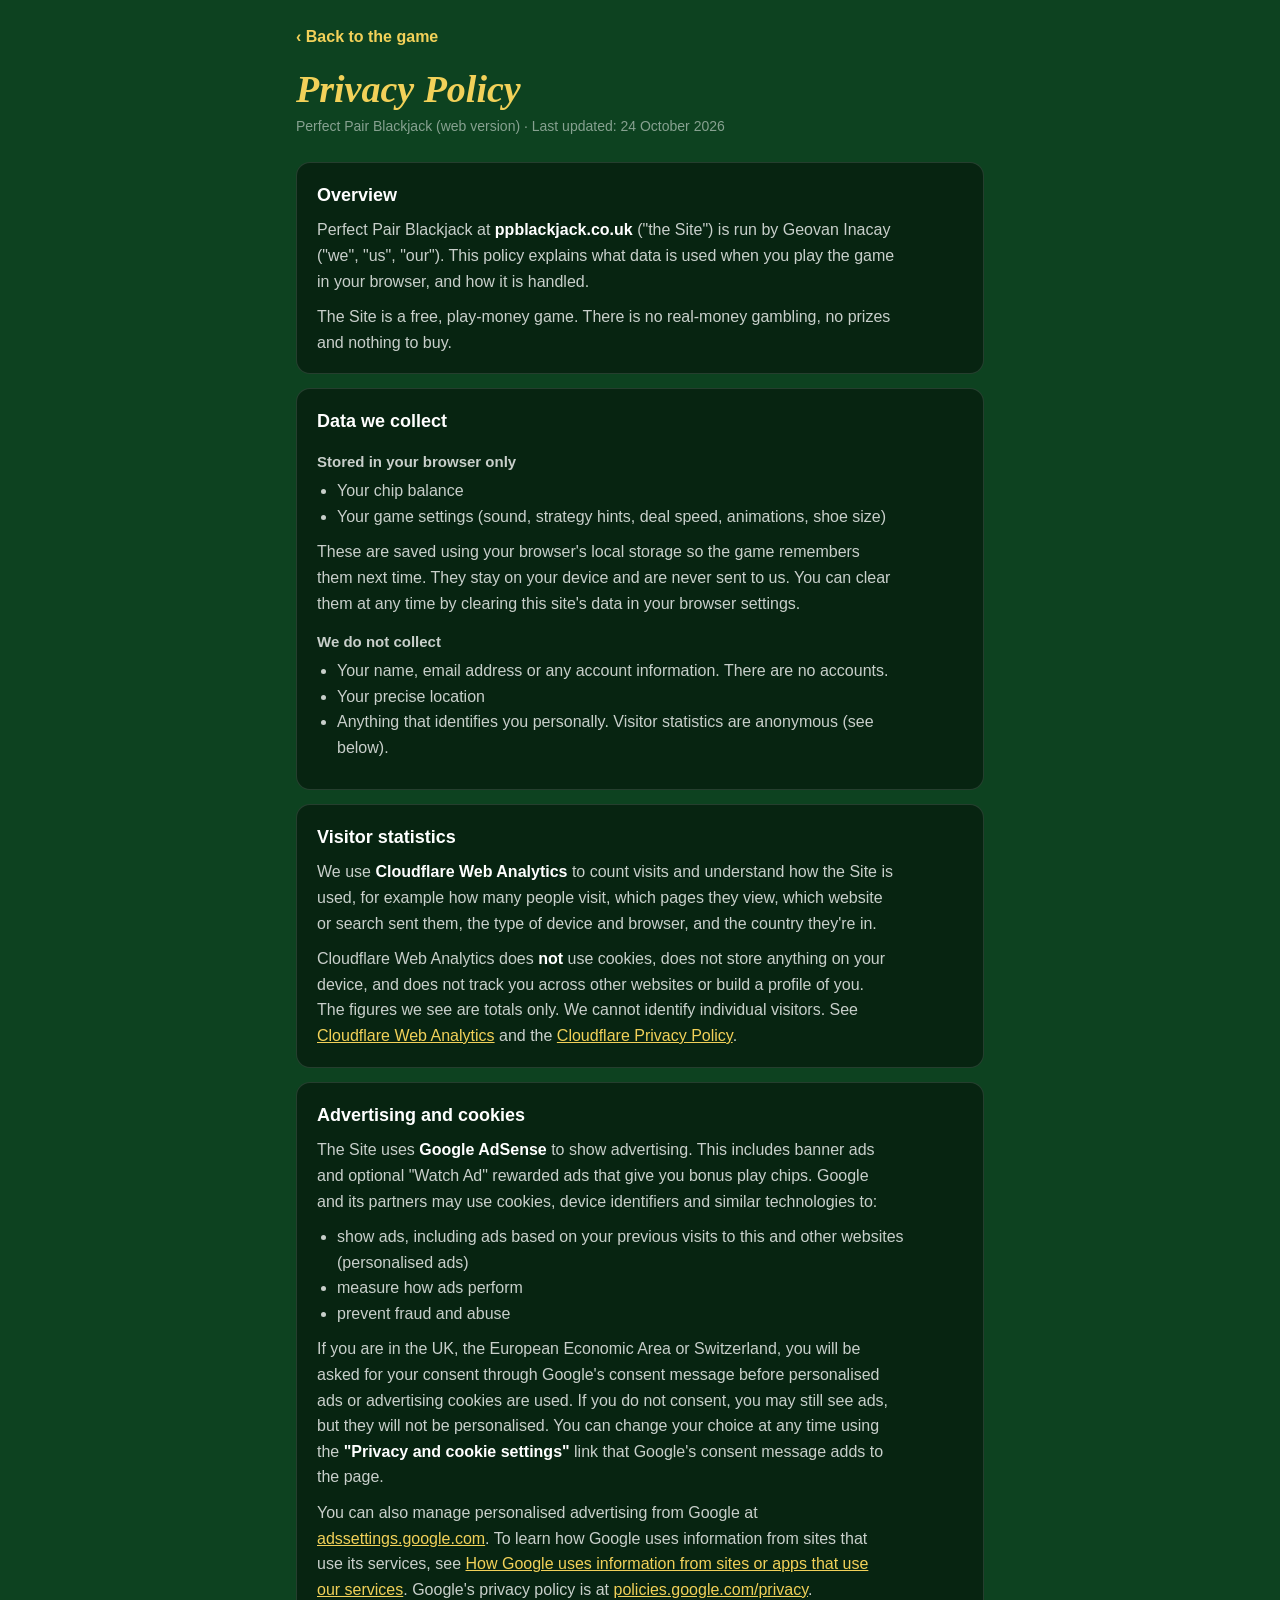
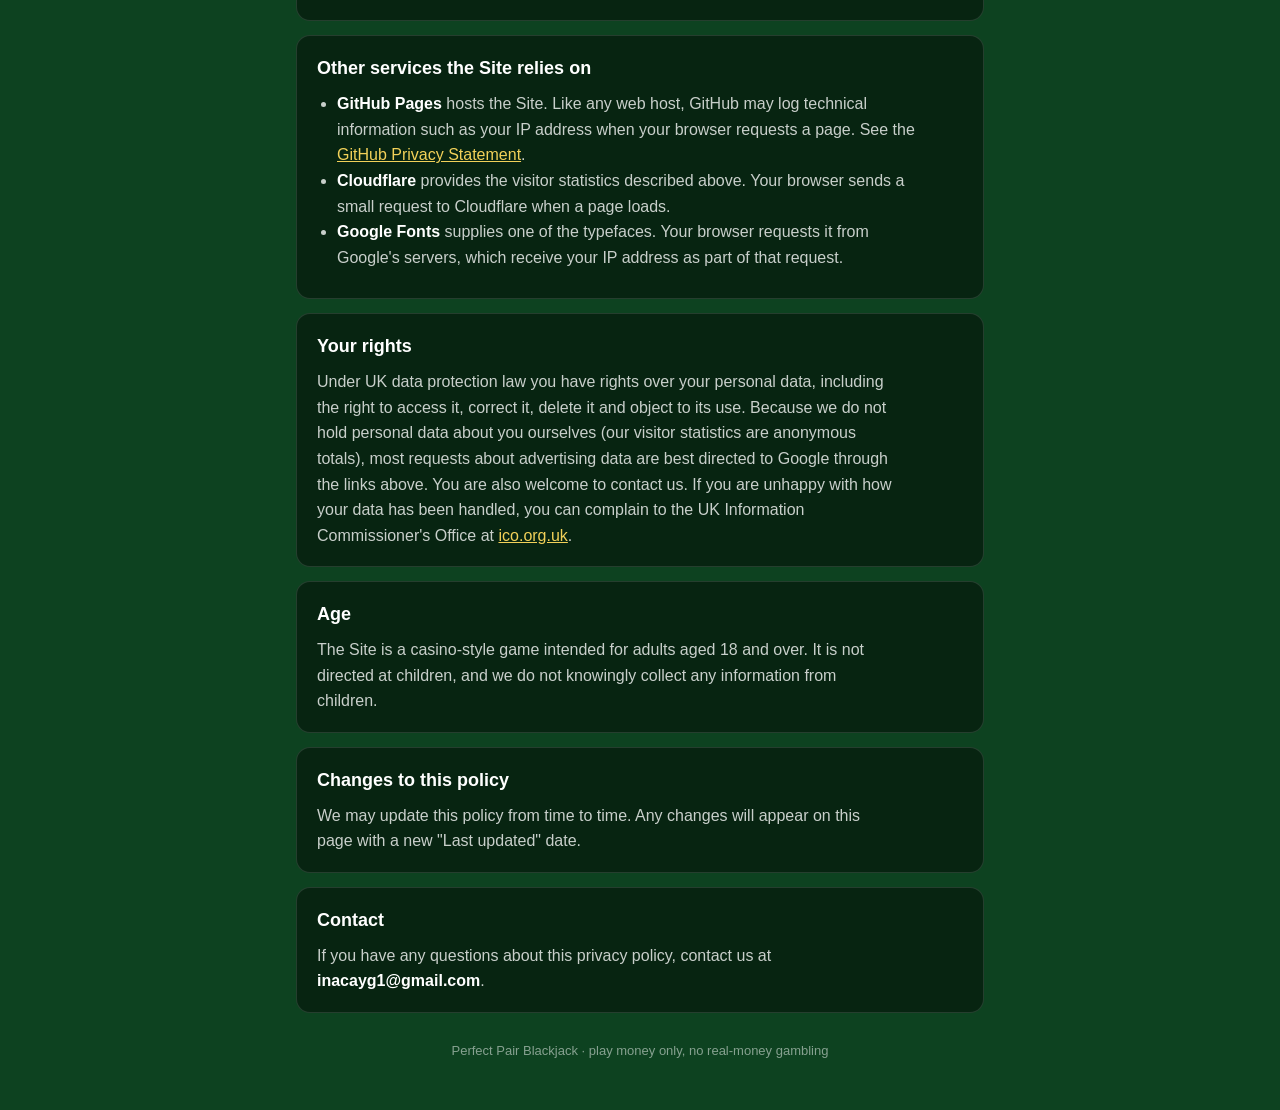
<file: privacy.html>
<!doctype html>
<html lang="en-GB">
<head>
<meta charset="utf-8">
<meta name="viewport" content="width=device-width, initial-scale=1, viewport-fit=cover">
<title>Privacy Policy · Perfect Pair Blackjack</title>
<meta name="description" content="How Perfect Pair Blackjack at ppblackjack.co.uk handles your data, cookies and advertising.">
<link rel="canonical" href="https://ppblackjack.co.uk/privacy.html">
<meta name="theme-color" content="#0d4220">
<link rel="icon" type="image/png" sizes="32x32" href="assets/AppIcon-32.png">
<link rel="apple-touch-icon" href="assets/AppIcon-180.png">
<!-- Google AdSense -->
<script async src="https://pagead2.googlesyndication.com/pagead/js/adsbygoogle.js?client=ca-pub-8138187958283309"
     crossorigin="anonymous"></script>
<style>
  :root{color-scheme:dark;--felt:#0d4220;--panel:rgba(0,0,0,.45);--ink:#fff;--ink-2:rgba(255,255,255,.78);--ink-3:rgba(255,255,255,.5);--gold:#f2d159;--line:rgba(255,255,255,.12);
    padding-top:env(safe-area-inset-top,0px);padding-bottom:env(safe-area-inset-bottom,0px)}
  *{box-sizing:border-box}
  body{margin:0;background:var(--felt);color:var(--ink);font:16px/1.6 -apple-system,BlinkMacSystemFont,"Segoe UI",Roboto,"Helvetica Neue",Arial,sans-serif}
  main{max-width:720px;margin:0 auto;padding-block:24px 48px;padding-left:max(16px,env(safe-area-inset-left,0px));padding-right:max(16px,env(safe-area-inset-right,0px))}
  .back{display:inline-flex;align-items:center;gap:6px;color:var(--gold);text-decoration:none;font-weight:600}
  .back:focus-visible,a:focus-visible{outline:2px solid var(--gold);outline-offset:2px}
  h1{font:italic 700 clamp(28px,6vw,38px)/1.15 Georgia,"Times New Roman",serif;color:var(--gold);margin:18px 0 4px;text-wrap:balance}
  .updated{color:var(--ink-3);font-size:14px;margin:0 0 24px}
  section{background:var(--panel);border:1px solid var(--line);border-radius:14px;padding:18px 20px;margin-bottom:14px}
  h2{font-size:18px;margin:0 0 8px}
  h3{font-size:15px;margin:14px 0 4px;color:var(--ink-2)}
  p,li{color:var(--ink-2);max-width:65ch}
  p{margin:0 0 10px} p:last-child{margin-bottom:0}
  ul{margin:0 0 10px;padding-left:20px}
  a{color:var(--gold)}
  strong{color:var(--ink)}
  footer{color:var(--ink-3);font-size:13px;text-align:center;margin-top:28px}
</style>
</head>
<body>
<main>
  <a class="back" href="./">‹ Back to the game</a>
  <h1>Privacy Policy</h1>
  <p class="updated">Perfect Pair Blackjack (web version) · Last updated: 24 October 2026</p>

  <section>
    <h2>Overview</h2>
    <p>Perfect Pair Blackjack at <strong>ppblackjack.co.uk</strong> ("the Site") is run by Geovan Inacay ("we", "us", "our"). This policy explains what data is used when you play the game in your browser, and how it is handled.</p>
    <p>The Site is a free, play-money game. There is no real-money gambling, no prizes and nothing to buy.</p>
  </section>

  <section>
    <h2>Data we collect</h2>
    <h3>Stored in your browser only</h3>
    <ul>
      <li>Your chip balance</li>
      <li>Your game settings (sound, strategy hints, deal speed, animations, shoe size)</li>
    </ul>
    <p>These are saved using your browser's local storage so the game remembers them next time. They stay on your device and are never sent to us. You can clear them at any time by clearing this site's data in your browser settings.</p>
    <h3>We do not collect</h3>
    <ul>
      <li>Your name, email address or any account information. There are no accounts.</li>
      <li>Your precise location</li>
      <li>Anything that identifies you personally. Visitor statistics are anonymous (see below).</li>
    </ul>
  </section>

  <section>
    <h2>Visitor statistics</h2>
    <p>We use <strong>Cloudflare Web Analytics</strong> to count visits and understand how the Site is used, for example how many people visit, which pages they view, which website or search sent them, the type of device and browser, and the country they're in.</p>
    <p>Cloudflare Web Analytics does <strong>not</strong> use cookies, does not store anything on your device, and does not track you across other websites or build a profile of you. The figures we see are totals only. We cannot identify individual visitors. See <a href="https://www.cloudflare.com/web-analytics/" rel="noopener">Cloudflare Web Analytics</a> and the <a href="https://www.cloudflare.com/privacypolicy/" rel="noopener">Cloudflare Privacy Policy</a>.</p>
  </section>

  <section>
    <h2>Advertising and cookies</h2>
    <p>The Site uses <strong>Google AdSense</strong> to show advertising. This includes banner ads and optional "Watch Ad" rewarded ads that give you bonus play chips. Google and its partners may use cookies, device identifiers and similar technologies to:</p>
    <ul>
      <li>show ads, including ads based on your previous visits to this and other websites (personalised ads)</li>
      <li>measure how ads perform</li>
      <li>prevent fraud and abuse</li>
    </ul>
    <p>If you are in the UK, the European Economic Area or Switzerland, you will be asked for your consent through Google's consent message before personalised ads or advertising cookies are used. If you do not consent, you may still see ads, but they will not be personalised. You can change your choice at any time using the <strong>"Privacy and cookie settings"</strong> link that Google's consent message adds to the page.</p>
    <p>You can also manage personalised advertising from Google at <a href="https://adssettings.google.com" rel="noopener">adssettings.google.com</a>. To learn how Google uses information from sites that use its services, see <a href="https://policies.google.com/technologies/partner-sites" rel="noopener">How Google uses information from sites or apps that use our services</a>. Google's privacy policy is at <a href="https://policies.google.com/privacy" rel="noopener">policies.google.com/privacy</a>.</p>
  </section>

  <section>
    <h2>Other services the Site relies on</h2>
    <ul>
      <li><strong>GitHub Pages</strong> hosts the Site. Like any web host, GitHub may log technical information such as your IP address when your browser requests a page. See the <a href="https://docs.github.com/en/site-policy/privacy-policies/github-general-privacy-statement" rel="noopener">GitHub Privacy Statement</a>.</li>
      <li><strong>Cloudflare</strong> provides the visitor statistics described above. Your browser sends a small request to Cloudflare when a page loads.</li>
      <li><strong>Google Fonts</strong> supplies one of the typefaces. Your browser requests it from Google's servers, which receive your IP address as part of that request.</li>
    </ul>
  </section>

  <section>
    <h2>Your rights</h2>
    <p>Under UK data protection law you have rights over your personal data, including the right to access it, correct it, delete it and object to its use. Because we do not hold personal data about you ourselves (our visitor statistics are anonymous totals), most requests about advertising data are best directed to Google through the links above. You are also welcome to contact us. If you are unhappy with how your data has been handled, you can complain to the UK Information Commissioner's Office at <a href="https://ico.org.uk" rel="noopener">ico.org.uk</a>.</p>
  </section>

  <section>
    <h2>Age</h2>
    <p>The Site is a casino-style game intended for adults aged 18 and over. It is not directed at children, and we do not knowingly collect any information from children.</p>
  </section>

  <section>
    <h2>Changes to this policy</h2>
    <p>We may update this policy from time to time. Any changes will appear on this page with a new "Last updated" date.</p>
  </section>

  <section>
    <h2>Contact</h2>
    <p>If you have any questions about this privacy policy, contact us at <strong>inacayg1@gmail.com</strong>.</p>
  </section>

  <footer>Perfect Pair Blackjack · play money only, no real-money gambling</footer>
</main>
<!-- Cloudflare Web Analytics --><script type='module' src='https://static.cloudflareinsights.com/beacon.min.js' data-cf-beacon='{"token": "f0fce5bdd02c4a28bc33d09ca001b6e6"}'></script><!-- End Cloudflare Web Analytics -->
</body>
</html>
</file>
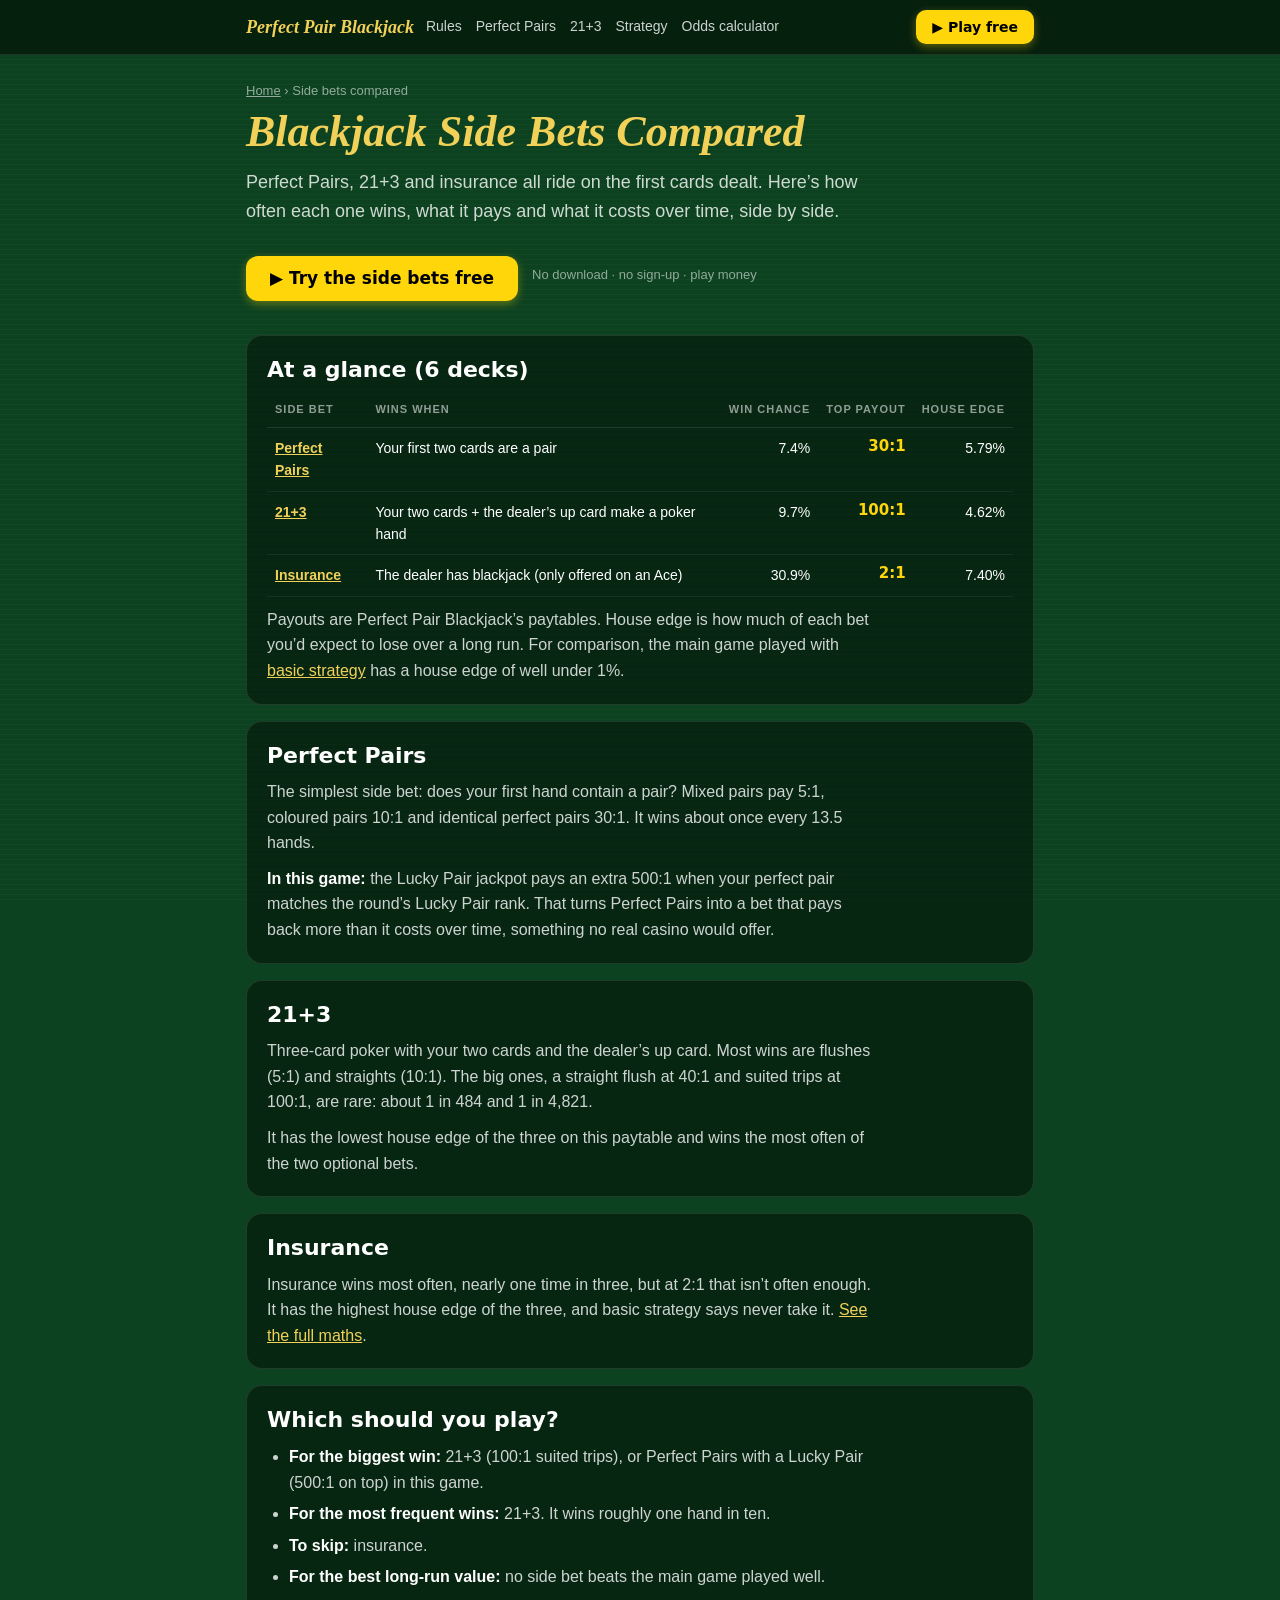
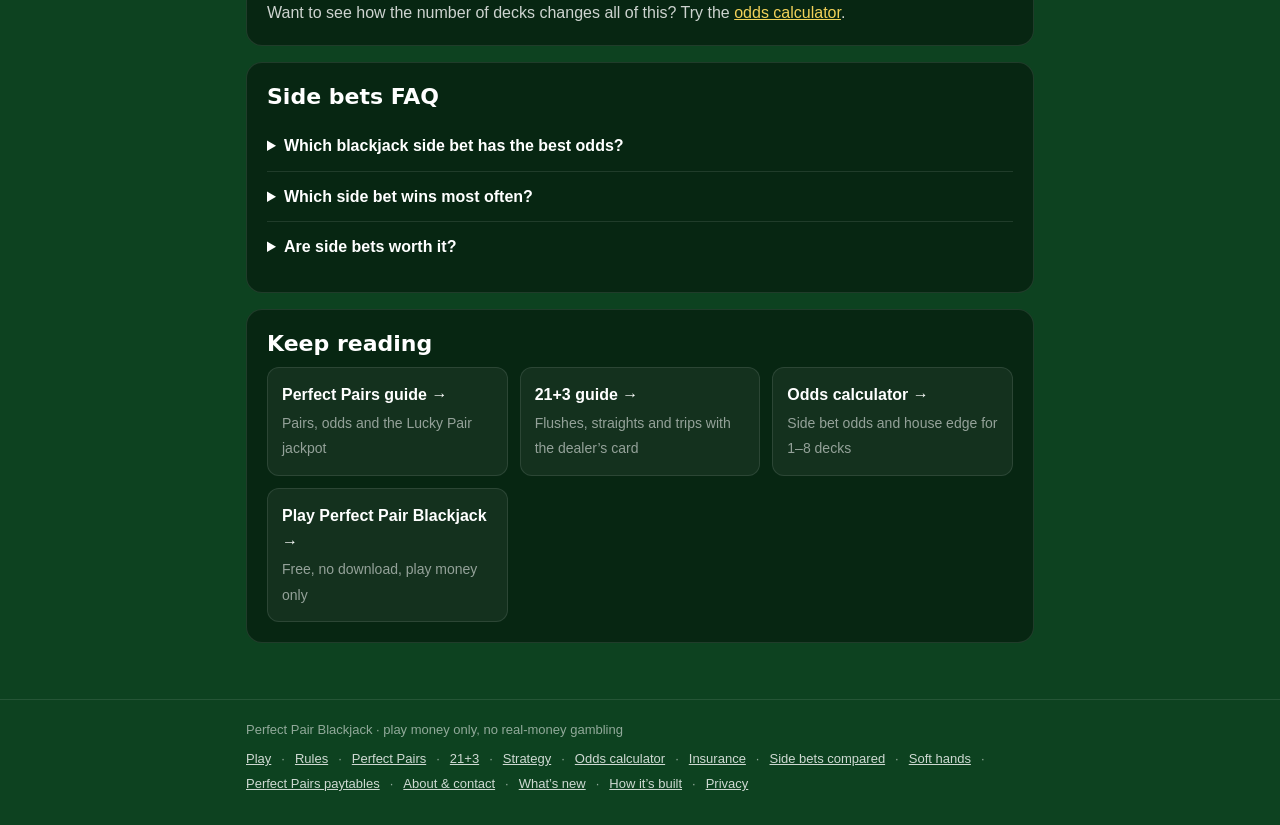
<file: side-bets-compared.html>
<!doctype html>
<html lang="en-GB">
<head>
<meta charset="utf-8">
<meta name="viewport" content="width=device-width, initial-scale=1, viewport-fit=cover">
<title>Blackjack Side Bets Compared: Perfect Pairs vs 21+3 vs Insurance | Perfect Pair Blackjack</title>
<meta name="description" content="Perfect Pairs, 21+3 and insurance compared side by side: how often each blackjack side bet wins, the top payouts and the exact house edge with six decks.">
<link rel="canonical" href="https://ppblackjack.co.uk/side-bets-compared.html">
<meta name="theme-color" content="#0d4220">
<link rel="icon" type="image/png" sizes="32x32" href="assets/AppIcon-32.png">
<link rel="apple-touch-icon" href="assets/AppIcon-180.png">
<meta property="og:type" content="article">
<meta property="og:title" content="Blackjack Side Bets Compared: Perfect Pairs vs 21+3 vs Insurance | Perfect Pair Blackjack">
<meta property="og:description" content="Perfect Pairs, 21+3 and insurance compared side by side: how often each blackjack side bet wins, the top payouts and the exact house edge with six decks.">
<meta property="og:url" content="https://ppblackjack.co.uk/side-bets-compared.html">
<meta property="og:image" content="https://ppblackjack.co.uk/assets/share.jpg">
<meta name="twitter:card" content="summary_large_image">
<!-- Google AdSense -->
<script async src="https://pagead2.googlesyndication.com/pagead/js/adsbygoogle.js?client=ca-pub-8138187958283309"
     crossorigin="anonymous"></script>
<link rel="stylesheet" href="assets/site.css">
<script type="application/ld+json">
[
 {
  "@context": "https://schema.org",
  "@type": "Article",
  "headline": "Blackjack Side Bets Compared",
  "description": "Perfect Pairs, 21+3 and insurance compared side by side: how often each blackjack side bet wins, the top payouts and the exact house edge with six decks.",
  "url": "https://ppblackjack.co.uk/side-bets-compared.html",
  "inLanguage": "en-GB",
  "datePublished": "2026-10-24",
  "dateModified": "2026-10-24",
  "author": {
   "@type": "Person",
   "name": "Geovan Inacay"
  },
  "publisher": {
   "@type": "Organization",
   "name": "Perfect Pair Blackjack",
   "url": "https://ppblackjack.co.uk/"
  },
  "image": "https://ppblackjack.co.uk/assets/share.jpg"
 },
 {
  "@context": "https://schema.org",
  "@type": "BreadcrumbList",
  "itemListElement": [
   {
    "@type": "ListItem",
    "position": 1,
    "name": "Home",
    "item": "https://ppblackjack.co.uk/"
   },
   {
    "@type": "ListItem",
    "position": 2,
    "name": "Blackjack Side Bets Compared",
    "item": "https://ppblackjack.co.uk/side-bets-compared.html"
   }
  ]
 },
 {
  "@context": "https://schema.org",
  "@type": "FAQPage",
  "mainEntity": [
   {
    "@type": "Question",
    "name": "Which blackjack side bet has the best odds?",
    "acceptedAnswer": {
     "@type": "Answer",
     "text": "Of the three, 21+3 has the lowest house edge on Perfect Pair Blackjack’s paytables (4.6% with six decks), followed by Perfect Pairs (5.8%) and insurance (7.4%). In this game the Lucky Pair jackpot makes Perfect Pairs the most generous overall."
    }
   },
   {
    "@type": "Question",
    "name": "Which side bet wins most often?",
    "acceptedAnswer": {
     "@type": "Answer",
     "text": "Insurance wins about 31% of the time it is offered, but it pays only 2:1. 21+3 wins about 9.7% of the time and Perfect Pairs about 7.4%."
    }
   },
   {
    "@type": "Question",
    "name": "Are side bets worth it?",
    "acceptedAnswer": {
     "@type": "Answer",
     "text": "In a real casino, side bets cost you more over time than the main game, which has a house edge of well under 1% with basic strategy. They are for fun and the chance of a big payout. With play money, there’s nothing to lose by trying them."
    }
   }
  ]
 }
]
</script>
</head>
<body>
<header class="top"><div class="wrap">
  <a class="brand" href="./">Perfect Pair Blackjack</a>
  <nav class="links" aria-label="Guides"><a href="blackjack-rules.html">Rules</a><a href="perfect-pairs.html">Perfect Pairs</a><a href="21-plus-3.html">21+3</a><a href="basic-strategy.html">Strategy</a><a href="odds-calculator.html">Odds calculator</a></nav>
  <a class="play" href="./">▶ Play free</a>
</div></header>
<main class="wrap">
<p class="crumbs"><a href="./">Home</a> › Side bets compared</p>
<h1>Blackjack Side Bets Compared</h1>
<p class="lede">Perfect Pairs, 21+3 and insurance all ride on the first cards dealt. Here’s how often each one wins, what it pays and what it costs over time, side by side.</p>
<div class="cta"><a class="play big" href="./">▶ Try the side bets free</a><small>No download · no sign-up · play money</small></div>

<section>
<h2>At a glance (6 decks)</h2>
<div class="tbl"><table><thead><tr><th>Side bet</th><th>Wins when</th><th class="n">Win chance</th><th class="n">Top payout</th><th class="n">House edge</th></tr></thead><tbody>
<tr><td><strong><a href="perfect-pairs.html">Perfect Pairs</a></strong></td><td>Your first two cards are a pair</td><td class="n">7.4%</td><td class="n pay">30:1</td><td class="n">5.79%</td></tr>
<tr><td><strong><a href="21-plus-3.html">21+3</a></strong></td><td>Your two cards + the dealer’s up card make a poker hand</td><td class="n">9.7%</td><td class="n pay">100:1</td><td class="n">4.62%</td></tr>
<tr><td><strong><a href="insurance.html">Insurance</a></strong></td><td>The dealer has blackjack (only offered on an Ace)</td><td class="n">30.9%</td><td class="n pay">2:1</td><td class="n">7.40%</td></tr>
</tbody></table></div>
<p>Payouts are Perfect Pair Blackjack’s paytables. House edge is how much of each bet you’d expect to lose over a long run. For comparison, the main game played with <a href="basic-strategy.html">basic strategy</a> has a house edge of well under 1%.</p>
</section>

<section>
<h2>Perfect Pairs</h2>
<p>The simplest side bet: does your first hand contain a pair? Mixed pairs pay 5:1, coloured pairs 10:1 and identical perfect pairs 30:1. It wins about once every 13.5 hands.</p>
<p><strong>In this game:</strong> the Lucky Pair jackpot pays an extra 500:1 when your perfect pair matches the round’s Lucky Pair rank. That turns Perfect Pairs into a bet that pays back more than it costs over time, something no real casino would offer.</p>
</section>

<section>
<h2>21+3</h2>
<p>Three-card poker with your two cards and the dealer’s up card. Most wins are flushes (5:1) and straights (10:1). The big ones, a straight flush at 40:1 and suited trips at 100:1, are rare: about 1 in 484 and 1 in 4,821.</p>
<p>It has the lowest house edge of the three on this paytable and wins the most often of the two optional bets.</p>
</section>

<section>
<h2>Insurance</h2>
<p>Insurance wins most often, nearly one time in three, but at 2:1 that isn’t often enough. It has the highest house edge of the three, and basic strategy says never take it. <a href="insurance.html">See the full maths</a>.</p>
</section>

<section>
<h2>Which should you play?</h2>
<ul>
<li><strong>For the biggest win:</strong> 21+3 (100:1 suited trips), or Perfect Pairs with a Lucky Pair (500:1 on top) in this game.</li>
<li><strong>For the most frequent wins:</strong> 21+3. It wins roughly one hand in ten.</li>
<li><strong>To skip:</strong> insurance.</li>
<li><strong>For the best long-run value:</strong> no side bet beats the main game played well.</li>
</ul>
<p>Want to see how the number of decks changes all of this? Try the <a href="odds-calculator.html">odds calculator</a>.</p>
</section>

<section><h2>Side bets FAQ</h2><details><summary>Which blackjack side bet has the best odds?</summary><p>Of the three, 21+3 has the lowest house edge on Perfect Pair Blackjack’s paytables (4.6% with six decks), followed by Perfect Pairs (5.8%) and insurance (7.4%). In this game the Lucky Pair jackpot makes Perfect Pairs the most generous overall.</p></details><details><summary>Which side bet wins most often?</summary><p>Insurance wins about 31% of the time it is offered, but it pays only 2:1. 21+3 wins about 9.7% of the time and Perfect Pairs about 7.4%.</p></details><details><summary>Are side bets worth it?</summary><p>In a real casino, side bets cost you more over time than the main game, which has a house edge of well under 1% with basic strategy. They are for fun and the chance of a big payout. With play money, there’s nothing to lose by trying them.</p></details></section>
<section><h2>Keep reading</h2><div class="next"><a href="perfect-pairs.html"><b>Perfect Pairs guide →</b><span>Pairs, odds and the Lucky Pair jackpot</span></a><a href="21-plus-3.html"><b>21+3 guide →</b><span>Flushes, straights and trips with the dealer’s card</span></a><a href="odds-calculator.html"><b>Odds calculator →</b><span>Side bet odds and house edge for 1–8 decks</span></a><a href="./"><b>Play Perfect Pair Blackjack →</b><span>Free, no download, play money only</span></a></div></section>
</main>
<footer class="site"><div class="wrap"><span>Perfect Pair Blackjack · play money only, no real-money gambling</span><span class="fl"><a href="./">Play</a> · <a href="blackjack-rules.html">Rules</a> · <a href="perfect-pairs.html">Perfect Pairs</a> · <a href="21-plus-3.html">21+3</a> · <a href="basic-strategy.html">Strategy</a> · <a href="odds-calculator.html">Odds calculator</a> · <a href="insurance.html">Insurance</a> · <a href="side-bets-compared.html">Side bets compared</a> · <a href="soft-hands.html">Soft hands</a> · <a href="perfect-pairs-paytables.html">Perfect Pairs paytables</a> · <a href="about.html">About &amp; contact</a> · <a href="changelog.html">What’s new</a> · <a href="tech-stack.html">How it’s built</a> · <a href="privacy.html">Privacy</a></span></div></footer>
<!-- Cloudflare Web Analytics --><script type='module' src='https://static.cloudflareinsights.com/beacon.min.js' data-cf-beacon='{"token": "f0fce5bdd02c4a28bc33d09ca001b6e6"}'></script><!-- End Cloudflare Web Analytics -->
</body>
</html>
</file>
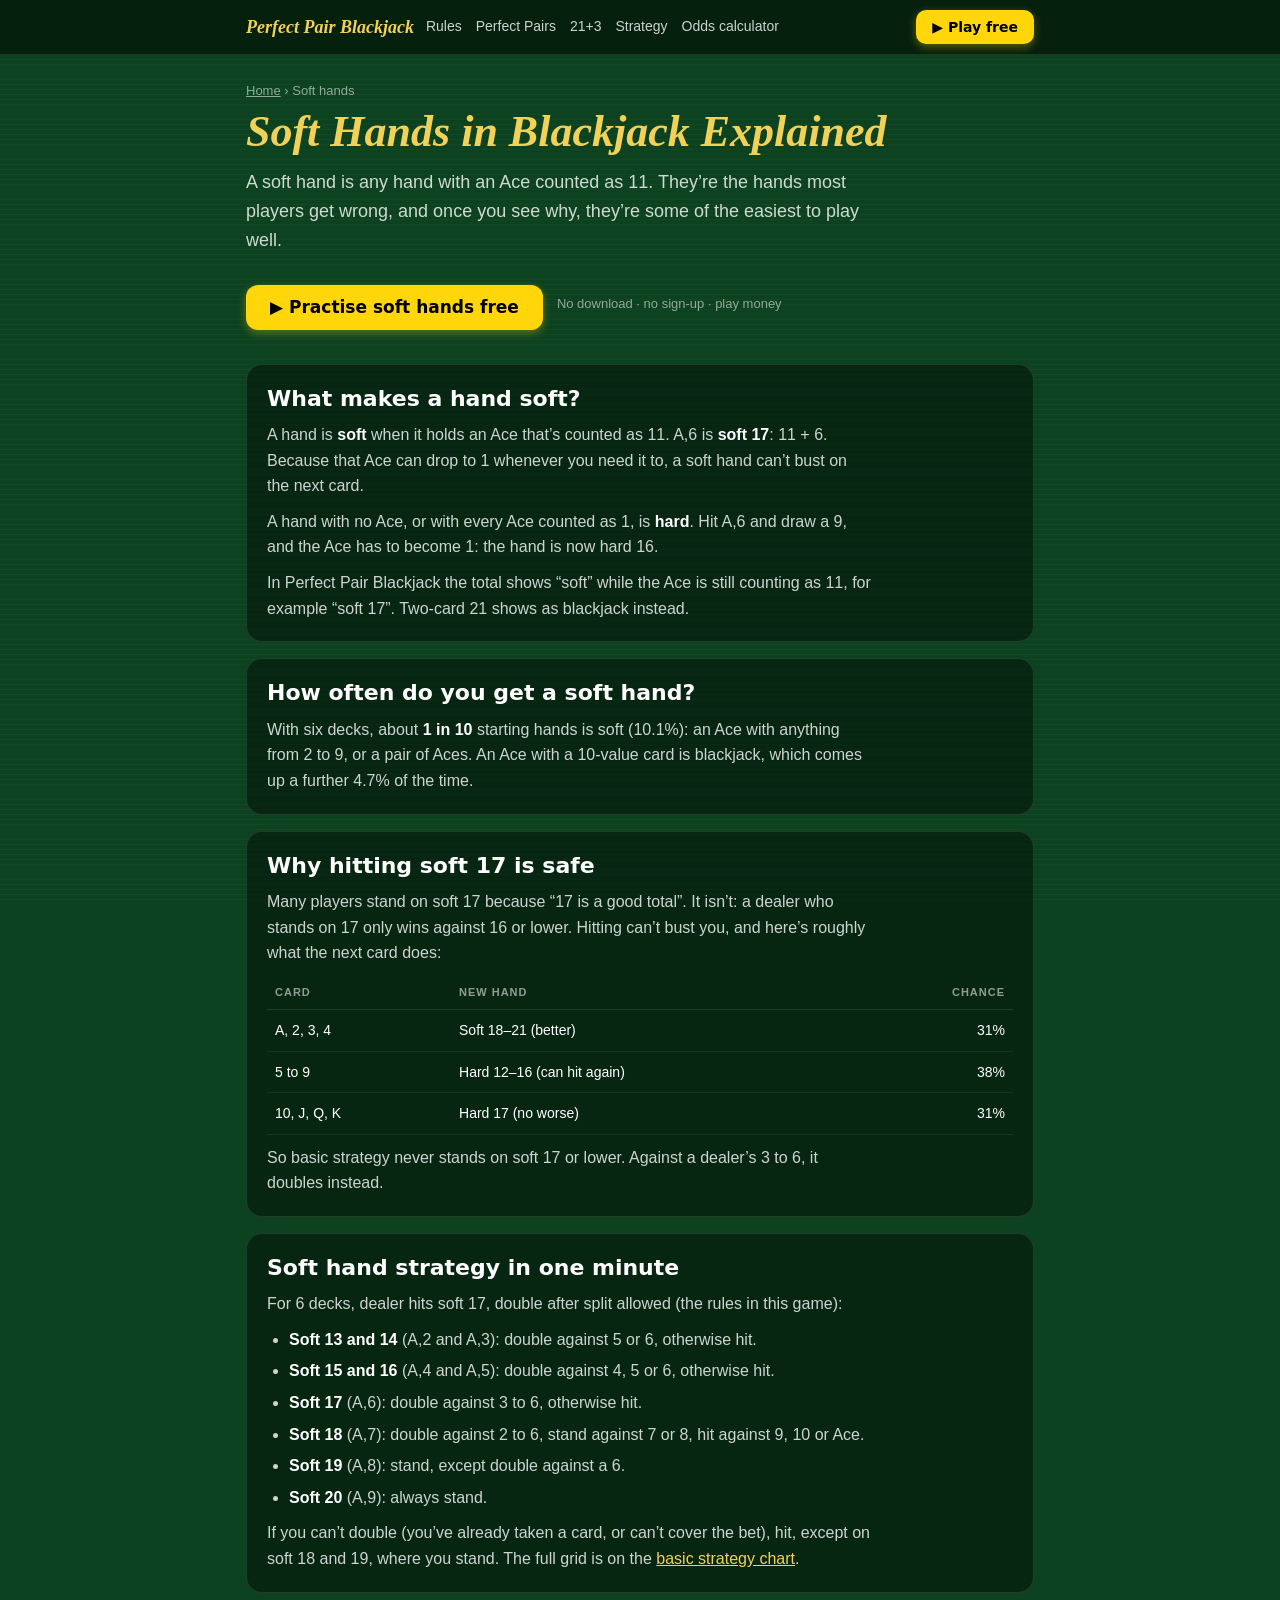
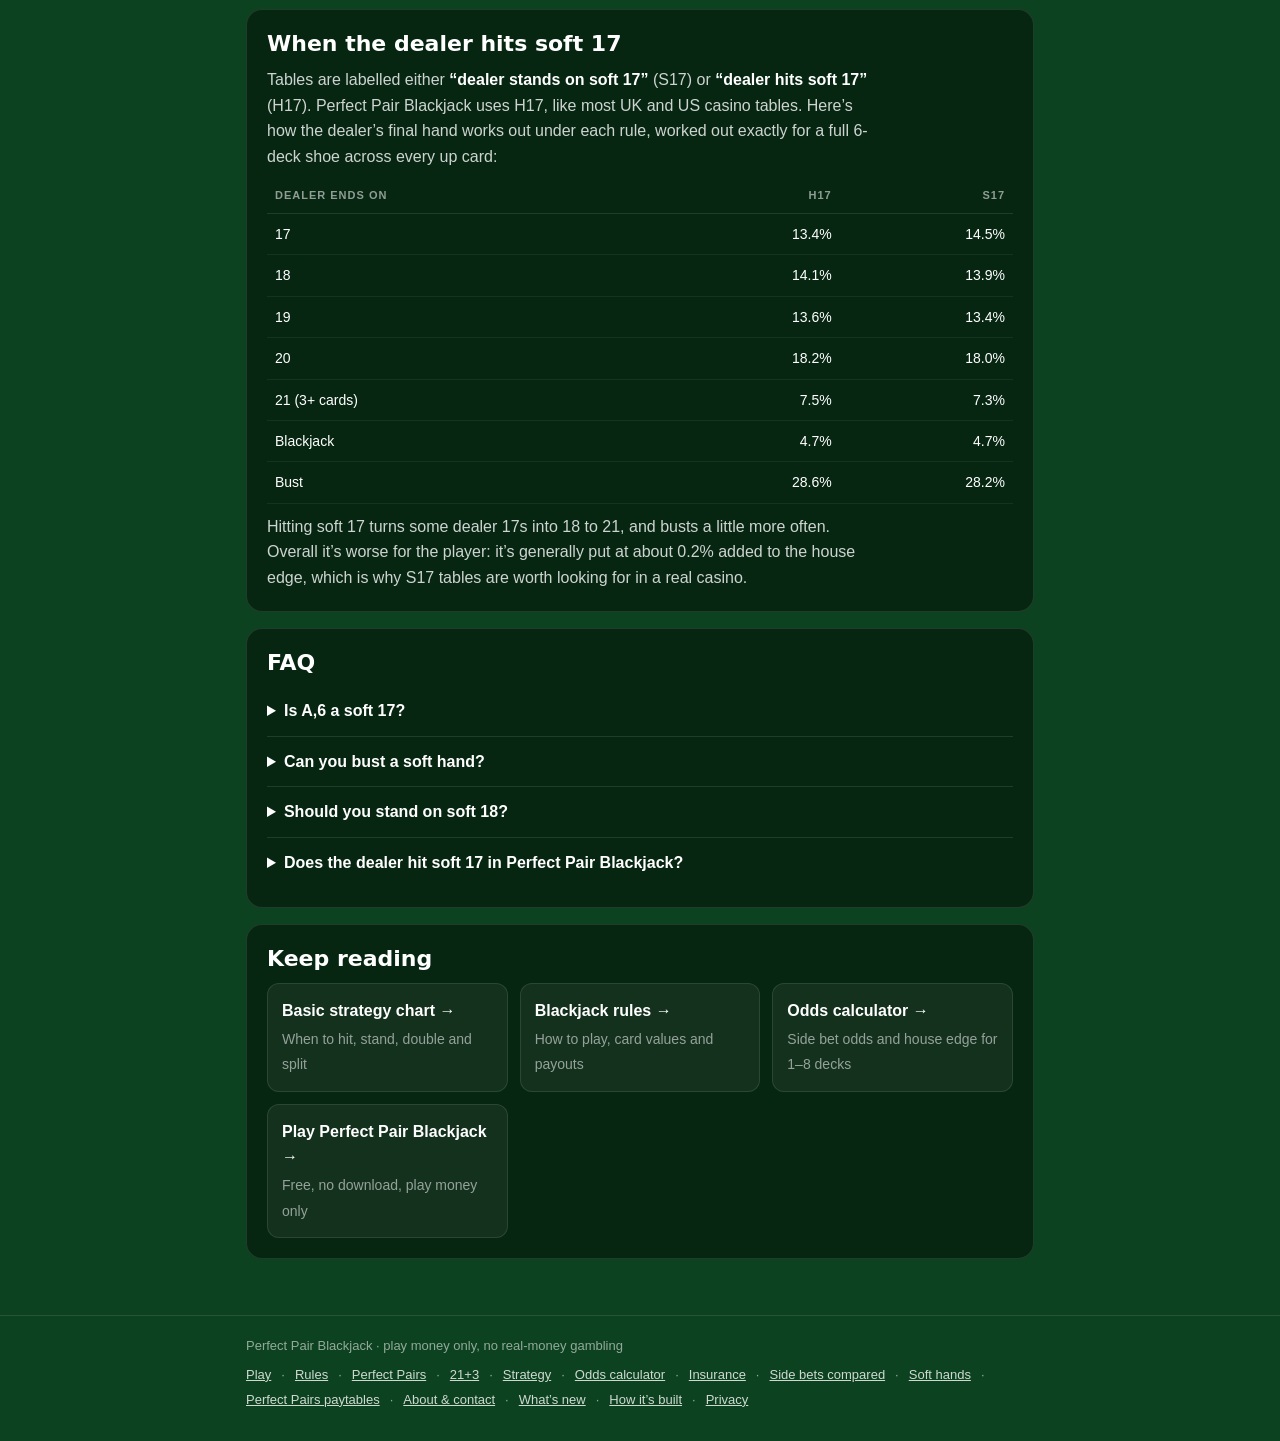
<file: soft-hands.html>
<!doctype html>
<html lang="en-GB">
<head>
<meta charset="utf-8">
<meta name="viewport" content="width=device-width, initial-scale=1, viewport-fit=cover">
<title>Soft Hands in Blackjack Explained: Soft 17, Soft 18 and How to Play Them | Perfect Pair Blackjack</title>
<meta name="description" content="What a soft hand is in blackjack, why you should never stand on soft 17, how to play every soft total, and how “dealer hits soft 17” changes the dealer’s odds.">
<link rel="canonical" href="https://ppblackjack.co.uk/soft-hands.html">
<meta name="theme-color" content="#0d4220">
<link rel="icon" type="image/png" sizes="32x32" href="assets/AppIcon-32.png">
<link rel="apple-touch-icon" href="assets/AppIcon-180.png">
<meta property="og:type" content="article">
<meta property="og:title" content="Soft Hands in Blackjack Explained: Soft 17, Soft 18 and How to Play Them | Perfect Pair Blackjack">
<meta property="og:description" content="What a soft hand is in blackjack, why you should never stand on soft 17, how to play every soft total, and how “dealer hits soft 17” changes the dealer’s odds.">
<meta property="og:url" content="https://ppblackjack.co.uk/soft-hands.html">
<meta property="og:image" content="https://ppblackjack.co.uk/assets/share.jpg">
<meta name="twitter:card" content="summary_large_image">
<!-- Google AdSense -->
<script async src="https://pagead2.googlesyndication.com/pagead/js/adsbygoogle.js?client=ca-pub-8138187958283309"
     crossorigin="anonymous"></script>
<link rel="stylesheet" href="assets/site.css">
<script type="application/ld+json">
[
 {
  "@context": "https://schema.org",
  "@type": "Article",
  "headline": "Soft Hands in Blackjack Explained",
  "description": "What a soft hand is in blackjack, why you should never stand on soft 17, how to play every soft total, and how “dealer hits soft 17” changes the dealer’s odds.",
  "url": "https://ppblackjack.co.uk/soft-hands.html",
  "inLanguage": "en-GB",
  "datePublished": "2026-11-23",
  "dateModified": "2026-11-23",
  "author": {
   "@type": "Person",
   "name": "Geovan Inacay"
  },
  "publisher": {
   "@type": "Organization",
   "name": "Perfect Pair Blackjack",
   "url": "https://ppblackjack.co.uk/"
  },
  "image": "https://ppblackjack.co.uk/assets/share.jpg"
 },
 {
  "@context": "https://schema.org",
  "@type": "BreadcrumbList",
  "itemListElement": [
   {
    "@type": "ListItem",
    "position": 1,
    "name": "Home",
    "item": "https://ppblackjack.co.uk/"
   },
   {
    "@type": "ListItem",
    "position": 2,
    "name": "Soft Hands in Blackjack Explained",
    "item": "https://ppblackjack.co.uk/soft-hands.html"
   }
  ]
 },
 {
  "@context": "https://schema.org",
  "@type": "FAQPage",
  "mainEntity": [
   {
    "@type": "Question",
    "name": "Is A,6 a soft 17?",
    "acceptedAnswer": {
     "@type": "Answer",
     "text": "Yes. The Ace counts as 11, so A,6 is soft 17. If you draw a card that would take it over 21, the Ace drops to 1 and the hand becomes hard."
    }
   },
   {
    "@type": "Question",
    "name": "Can you bust a soft hand?",
    "acceptedAnswer": {
     "@type": "Answer",
     "text": "Not with one card. The Ace can always drop from 11 to 1, so the worst one hit can do is turn it into a hard total. After that the hand can bust like any other."
    }
   },
   {
    "@type": "Question",
    "name": "Should you stand on soft 18?",
    "acceptedAnswer": {
     "@type": "Answer",
     "text": "Against a dealer’s 7 or 8, yes. Against 2 to 6, double if you can. Against 9, 10 or Ace, hit: soft 18 loses too often to those cards."
    }
   },
   {
    "@type": "Question",
    "name": "Does the dealer hit soft 17 in Perfect Pair Blackjack?",
    "acceptedAnswer": {
     "@type": "Answer",
     "text": "Yes. The dealer hits soft 17 and stands on hard 17 and above, and the strategy hints in the game are built for that rule."
    }
   }
  ]
 }
]
</script>
</head>
</head>
<body>
<header class="top"><div class="wrap">
  <a class="brand" href="./">Perfect Pair Blackjack</a>
  <nav class="links" aria-label="Guides"><a href="blackjack-rules.html">Rules</a><a href="perfect-pairs.html">Perfect Pairs</a><a href="21-plus-3.html">21+3</a><a href="basic-strategy.html">Strategy</a><a href="odds-calculator.html">Odds calculator</a></nav>
  <a class="play" href="./">▶ Play free</a>
</div></header>
<main class="wrap">
<p class="crumbs"><a href="./">Home</a> › Soft hands</p>
<h1>Soft Hands in Blackjack Explained</h1>
<p class="lede">A soft hand is any hand with an Ace counted as 11. They’re the hands most players get wrong, and once you see why, they’re some of the easiest to play well.</p>
<div class="cta"><a class="play big" href="./">▶ Practise soft hands free</a><small>No download · no sign-up · play money</small></div>
<section>
<h2>What makes a hand soft?</h2>
<p>A hand is <strong>soft</strong> when it holds an Ace that’s counted as 11. A,6 is <strong>soft 17</strong>: 11 + 6. Because that Ace can drop to 1 whenever you need it to, a soft hand can’t bust on the next card.</p>
<p>A hand with no Ace, or with every Ace counted as 1, is <strong>hard</strong>. Hit A,6 and draw a 9, and the Ace has to become 1: the hand is now hard 16.</p>
<p>In Perfect Pair Blackjack the total shows “soft” while the Ace is still counting as 11, for example “soft 17”. Two-card 21 shows as blackjack instead.</p>
</section>
<section>
<h2>How often do you get a soft hand?</h2>
<p>With six decks, about <strong>1 in 10</strong> starting hands is soft (10.1%): an Ace with anything from 2 to 9, or a pair of Aces. An Ace with a 10-value card is blackjack, which comes up a further 4.7% of the time.</p>
</section>
<section>
<h2>Why hitting soft 17 is safe</h2>
<p>Many players stand on soft 17 because “17 is a good total”. It isn’t: a dealer who stands on 17 only wins against 16 or lower. Hitting can’t bust you, and here’s roughly what the next card does:</p>
<div class="tbl"><table><thead><tr><th>Card</th><th>New hand</th><th class="n">Chance</th></tr></thead><tbody>
<tr><td>A, 2, 3, 4</td><td>Soft 18–21 (better)</td><td class="n">31%</td></tr>
<tr><td>5 to 9</td><td>Hard 12–16 (can hit again)</td><td class="n">38%</td></tr>
<tr><td>10, J, Q, K</td><td>Hard 17 (no worse)</td><td class="n">31%</td></tr>
</tbody></table></div>
<p>So basic strategy never stands on soft 17 or lower. Against a dealer’s 3 to 6, it doubles instead.</p>
</section>
<section>
<h2>Soft hand strategy in one minute</h2>
<p>For 6 decks, dealer hits soft 17, double after split allowed (the rules in this game):</p>
<ul>
<li><strong>Soft 13 and 14</strong> (A,2 and A,3): double against 5 or 6, otherwise hit.</li>
<li><strong>Soft 15 and 16</strong> (A,4 and A,5): double against 4, 5 or 6, otherwise hit.</li>
<li><strong>Soft 17</strong> (A,6): double against 3 to 6, otherwise hit.</li>
<li><strong>Soft 18</strong> (A,7): double against 2 to 6, stand against 7 or 8, hit against 9, 10 or Ace.</li>
<li><strong>Soft 19</strong> (A,8): stand, except double against a 6.</li>
<li><strong>Soft 20</strong> (A,9): always stand.</li>
</ul>
<p>If you can’t double (you’ve already taken a card, or can’t cover the bet), hit, except on soft 18 and 19, where you stand. The full grid is on the <a href="basic-strategy.html">basic strategy chart</a>.</p>
</section>
<section>
<h2>When the dealer hits soft 17</h2>
<p>Tables are labelled either <strong>“dealer stands on soft 17”</strong> (S17) or <strong>“dealer hits soft 17”</strong> (H17). Perfect Pair Blackjack uses H17, like most UK and US casino tables. Here’s how the dealer’s final hand works out under each rule, worked out exactly for a full 6-deck shoe across every up card:</p>
<div class="tbl"><table><thead><tr><th>Dealer ends on</th><th class="n">H17</th><th class="n">S17</th></tr></thead><tbody>
<tr><td>17</td><td class="n">13.4%</td><td class="n">14.5%</td></tr><tr><td>18</td><td class="n">14.1%</td><td class="n">13.9%</td></tr><tr><td>19</td><td class="n">13.6%</td><td class="n">13.4%</td></tr><tr><td>20</td><td class="n">18.2%</td><td class="n">18.0%</td></tr><tr><td>21 (3+ cards)</td><td class="n">7.5%</td><td class="n">7.3%</td></tr><tr><td>Blackjack</td><td class="n">4.7%</td><td class="n">4.7%</td></tr><tr><td>Bust</td><td class="n">28.6%</td><td class="n">28.2%</td></tr>
</tbody></table></div>
<p>Hitting soft 17 turns some dealer 17s into 18 to 21, and busts a little more often. Overall it’s worse for the player: it’s generally put at about 0.2% added to the house edge, which is why S17 tables are worth looking for in a real casino.</p>
</section>
<section><h2>FAQ</h2><details><summary>Is A,6 a soft 17?</summary><p>Yes. The Ace counts as 11, so A,6 is soft 17. If you draw a card that would take it over 21, the Ace drops to 1 and the hand becomes hard.</p></details><details><summary>Can you bust a soft hand?</summary><p>Not with one card. The Ace can always drop from 11 to 1, so the worst one hit can do is turn it into a hard total. After that the hand can bust like any other.</p></details><details><summary>Should you stand on soft 18?</summary><p>Against a dealer’s 7 or 8, yes. Against 2 to 6, double if you can. Against 9, 10 or Ace, hit: soft 18 loses too often to those cards.</p></details><details><summary>Does the dealer hit soft 17 in Perfect Pair Blackjack?</summary><p>Yes. The dealer hits soft 17 and stands on hard 17 and above, and the strategy hints in the game are built for that rule.</p></details></section>
<section><h2>Keep reading</h2><div class="next"><a href="basic-strategy.html"><b>Basic strategy chart →</b><span>When to hit, stand, double and split</span></a><a href="blackjack-rules.html"><b>Blackjack rules →</b><span>How to play, card values and payouts</span></a><a href="odds-calculator.html"><b>Odds calculator →</b><span>Side bet odds and house edge for 1–8 decks</span></a><a href="./"><b>Play Perfect Pair Blackjack →</b><span>Free, no download, play money only</span></a></div></section>
</main>
<footer class="site"><div class="wrap"><span>Perfect Pair Blackjack · play money only, no real-money gambling</span><span class="fl"><a href="./">Play</a> · <a href="blackjack-rules.html">Rules</a> · <a href="perfect-pairs.html">Perfect Pairs</a> · <a href="21-plus-3.html">21+3</a> · <a href="basic-strategy.html">Strategy</a> · <a href="odds-calculator.html">Odds calculator</a> · <a href="insurance.html">Insurance</a> · <a href="side-bets-compared.html">Side bets compared</a> · <a href="soft-hands.html">Soft hands</a> · <a href="perfect-pairs-paytables.html">Perfect Pairs paytables</a> · <a href="about.html">About &amp; contact</a> · <a href="changelog.html">What’s new</a> · <a href="tech-stack.html">How it’s built</a> · <a href="privacy.html">Privacy</a></span></div></footer>
<!-- Cloudflare Web Analytics --><script type='module' src='https://static.cloudflareinsights.com/beacon.min.js' data-cf-beacon='{"token": "f0fce5bdd02c4a28bc33d09ca001b6e6"}'></script><!-- End Cloudflare Web Analytics -->
</body>
</html>
</file>
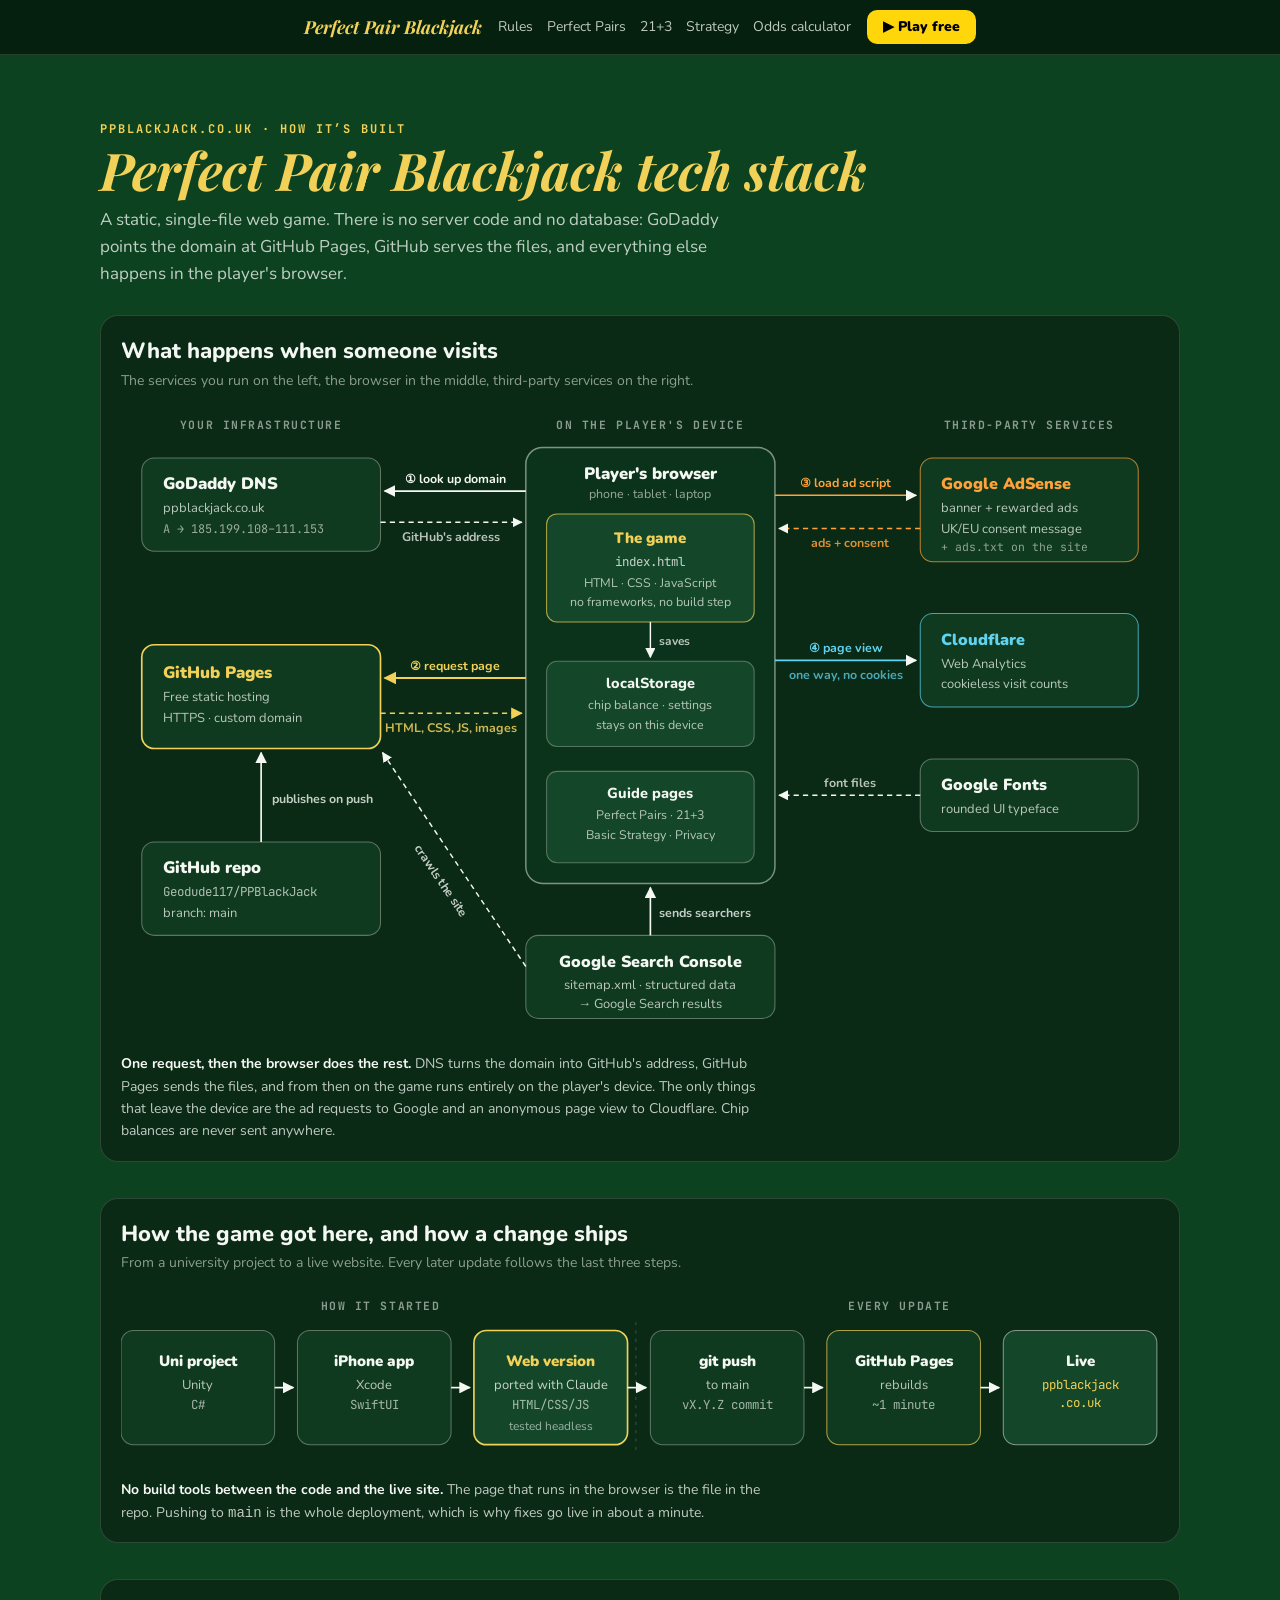
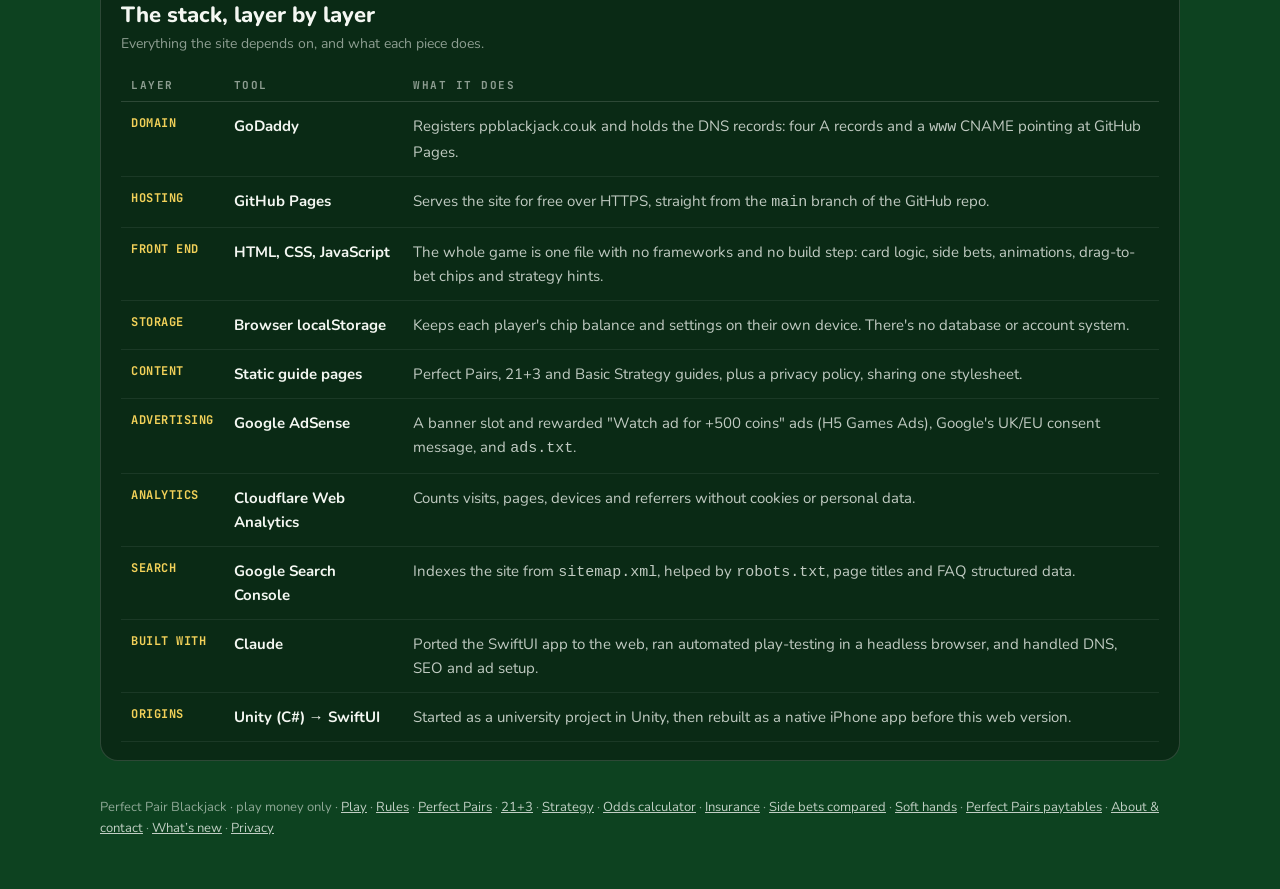
<file: tech-stack.html>
<!doctype html>
<html lang="en-GB">
<head>
<meta charset="utf-8">
<meta name="viewport" content="width=device-width, initial-scale=1, viewport-fit=cover">
<title>Tech Stack: How Perfect Pair Blackjack Is Built</title>
<meta name="description" content="How Perfect Pair Blackjack is built: a static HTML, CSS and JavaScript game on GitHub Pages with a GoDaddy domain, Google AdSense, Cloudflare Web Analytics and Search Console.">
<link rel="canonical" href="https://ppblackjack.co.uk/tech-stack.html">
<meta name="theme-color" content="#0d4220">
<link rel="icon" type="image/png" sizes="32x32" href="assets/AppIcon-32.png">
<link rel="apple-touch-icon" href="assets/AppIcon-180.png">
<meta property="og:type" content="article">
<meta property="og:title" content="How Perfect Pair Blackjack is built">
<meta property="og:description" content="How Perfect Pair Blackjack is built: a static HTML, CSS and JavaScript game on GitHub Pages with a GoDaddy domain, Google AdSense, Cloudflare Web Analytics and Search Console.">
<meta property="og:url" content="https://ppblackjack.co.uk/tech-stack.html">
<meta property="og:image" content="https://ppblackjack.co.uk/assets/share.jpg">
<meta name="twitter:card" content="summary_large_image">
<!-- Google AdSense -->
<script async src="https://pagead2.googlesyndication.com/pagead/js/adsbygoogle.js?client=ca-pub-8138187958283309"
     crossorigin="anonymous"></script>
<link rel="preconnect" href="https://fonts.googleapis.com">
<link rel="preconnect" href="https://fonts.gstatic.com" crossorigin>
<link rel="stylesheet" href="https://fonts.googleapis.com/css2?family=Playfair+Display:ital,wght@1,700&family=Nunito:wght@600;700;800;900&family=JetBrains+Mono:wght@500;700&display=swap">
<style>
/* Layout: one dark felt page — title, the request flow (the main figure), the release pipeline, then a stack table. Single committed look, taken from the game itself. */
:root{
  color-scheme: dark;
  --felt:#0d4220; --felt-deep:#082e16; --panel:#0a2a15; --line:rgba(255,255,255,.14);
  --ink:#f4f7f2; --ink-2:rgba(244,247,242,.78); --ink-3:rgba(244,247,242,.56);
  --gold:#f2d159; --cyan:#5fd3ef; --orange:#ffa23a;
  --display:"Playfair Display", Georgia, "Times New Roman", serif;
  --body:"Nunito", -apple-system, "Segoe UI", Roboto, Arial, sans-serif;
  --mono:"JetBrains Mono", ui-monospace, "SF Mono", Menlo, Consolas, monospace;
}
body{background:var(--felt);color:var(--ink);font:16px/1.6 var(--body)}
.wrap{max-width:1080px;margin:0 auto;padding-block:40px 56px;padding-left:max(16px,env(safe-area-inset-left,0px));padding-right:max(16px,env(safe-area-inset-right,0px))}
header{display:flex;flex-direction:column;gap:8px;margin-bottom:28px}
.eyebrow{font:700 12px/1 var(--mono);letter-spacing:2px;text-transform:uppercase;color:var(--gold)}
h1{font:italic 700 clamp(32px,6vw,52px)/1.05 var(--display);color:var(--gold);margin:0;text-wrap:balance}
.lede{max-width:64ch;color:var(--ink-2);font-size:17px;margin:0}
.lede a{color:var(--gold)}
h2{font:800 22px/1.25 var(--body);margin:0 0 4px;text-wrap:balance}
.sub{color:var(--ink-3);font-size:14px;margin:0 0 14px}
figure{margin:0 0 36px;background:var(--panel);border:1px solid var(--line);border-radius:18px;padding:22px 20px 18px}
.scroll{overflow-x:auto;-webkit-overflow-scrolling:touch}
svg{display:block;width:100%;height:auto;min-width:720px;color:var(--ink)}
figcaption{margin-top:14px;color:var(--ink-2);font-size:14px;max-width:80ch}
figcaption b{color:var(--ink)}
.hint{display:none;font:600 12px var(--mono);color:var(--ink-3);margin-top:8px}
@media (max-width:760px){.hint{display:block}}
table{width:100%;border-collapse:collapse;font-size:15px}
th{text-align:left;font:700 11px/1 var(--mono);letter-spacing:1.5px;text-transform:uppercase;color:var(--ink-3);padding:10px 10px;border-bottom:1px solid var(--line)}
td{padding:12px 10px;border-bottom:1px solid rgba(255,255,255,.07);vertical-align:top;color:var(--ink-2)}
td:first-child{font:700 12px/1.5 var(--mono);color:var(--gold);white-space:nowrap;letter-spacing:.5px}
td strong{color:var(--ink)}
.tbl{overflow-x:auto}
footer{color:var(--ink-3);font-size:13px;margin-top:24px}
header.top{position:sticky;top:env(safe-area-inset-top,0px);z-index:10;background:rgba(6,30,14,.94);backdrop-filter:blur(8px);-webkit-backdrop-filter:blur(8px);border-bottom:1px solid var(--line)}
body::before{content:"";position:fixed;inset:0 0 auto;height:env(safe-area-inset-top,0px);background:#061e0e;z-index:11}
.topin{max-width:1080px;margin:0 auto;display:flex;align-items:center;gap:8px 16px;flex-wrap:wrap;padding-block:10px;padding-left:max(16px,env(safe-area-inset-left,0px));padding-right:max(16px,env(safe-area-inset-right,0px))}
.brand{font:italic 700 18px/1 var(--display);color:var(--gold);text-decoration:none;white-space:nowrap}
.topin nav{display:flex;gap:4px 14px;flex-wrap:wrap;flex:1;font-size:14px}
.topin nav a{color:var(--ink-2);text-decoration:none}
.play{display:inline-flex;align-items:center;background:#ffd60a;color:#000;font:900 14px/1 var(--body);padding:10px 16px;border-radius:10px;text-decoration:none;white-space:nowrap}
@media (max-width:560px){.topin nav{order:3;flex-basis:100%;font-size:13px}}
html,body{margin:0}
footer a{color:var(--ink-2)}
</style>
<script type="application/ld+json">
{
 "@context": "https://schema.org",
 "@type": "TechArticle",
 "headline": "Perfect Pair Blackjack tech stack",
 "description": "How Perfect Pair Blackjack is built: a static HTML, CSS and JavaScript game on GitHub Pages with a GoDaddy domain, Google AdSense, Cloudflare Web Analytics and Search Console.",
 "url": "https://ppblackjack.co.uk/tech-stack.html",
 "inLanguage": "en-GB",
 "datePublished": "2026-10-25",
 "author": {
  "@type": "Person",
  "name": "Geovan Inacay"
 }
}
</script>
</head>
<body>
<header class="top"><div class="topin">
  <a class="brand" href="./">Perfect Pair Blackjack</a>
  <nav aria-label="Site"><a href="blackjack-rules.html">Rules</a><a href="perfect-pairs.html">Perfect Pairs</a><a href="21-plus-3.html">21+3</a><a href="basic-strategy.html">Strategy</a><a href="odds-calculator.html">Odds calculator</a></nav>
  <a class="play" href="./">▶ Play free</a>
</div></header>
<div class="wrap">
  <header>
    <span class="eyebrow">ppblackjack.co.uk · how it’s built</span>
    <h1>Perfect Pair Blackjack tech stack</h1>
    <p class="lede">A static, single-file web game. There is no server code and no database: GoDaddy points the domain at GitHub Pages, GitHub serves the files, and everything else happens in the player's browser.</p>
  </header>

  <figure>
    <h2>What happens when someone visits</h2>
    <p class="sub">The services you run on the left, the browser in the middle, third-party services on the right.</p>
    <div class="scroll">
    <svg viewBox="0 0 1000 610" role="img" aria-label="Request flow: the browser asks GoDaddy DNS for ppblackjack.co.uk and gets GitHub's addresses, downloads the game from GitHub Pages, which publishes the main branch of the GitHub repo. The game saves the balance in localStorage on the device, loads ads and the consent message from Google AdSense, sends an anonymous page view to Cloudflare Web Analytics and loads fonts from Google Fonts. Google Search Console crawls the sitemap and Google Search sends visitors.">
      <defs>
        <marker id="ar" viewBox="0 0 10 10" refX="9" refY="5" markerWidth="7" markerHeight="7" orient="auto-start-reverse"><path d="M0,0 L10,5 L0,10 z" fill="currentColor"/></marker>
        <marker id="arg" viewBox="0 0 10 10" refX="9" refY="5" markerWidth="7" markerHeight="7" orient="auto-start-reverse"><path d="M0,0 L10,5 L0,10 z" fill="#f2d159"/></marker>
      </defs>

      <!-- column headings -->
      <g font-family="JetBrains Mono, monospace" font-size="11" font-weight="700" letter-spacing="1.5" fill="currentColor" opacity=".55">
        <text x="135" y="22" text-anchor="middle">YOUR INFRASTRUCTURE</text>
        <text x="510" y="22" text-anchor="middle">ON THE PLAYER'S DEVICE</text>
        <text x="875" y="22" text-anchor="middle">THIRD-PARTY SERVICES</text>
      </g>

      <!-- left column: DNS, Pages, repo -->
      <g font-family="Nunito, sans-serif">
        <rect x="20" y="50" width="230" height="90" rx="12" fill="#0f3a1f" stroke="currentColor" stroke-opacity=".35"/>
        <text x="40" y="80" font-size="16" font-weight="900" fill="currentColor">GoDaddy DNS</text>
        <text x="40" y="102" font-size="12.5" fill="currentColor" opacity=".75">ppblackjack.co.uk</text>
        <text x="40" y="122" font-size="11.5" font-family="JetBrains Mono, monospace" fill="currentColor" opacity=".6">A → 185.199.108–111.153</text>

        <rect x="20" y="230" width="230" height="100" rx="12" fill="#0f3a1f" stroke="#f2d159" stroke-width="1.6"/>
        <text x="40" y="262" font-size="16" font-weight="900" fill="#f2d159">GitHub Pages</text>
        <text x="40" y="284" font-size="12.5" fill="currentColor" opacity=".75">Free static hosting</text>
        <text x="40" y="304" font-size="12.5" fill="currentColor" opacity=".75">HTTPS · custom domain</text>

        <rect x="20" y="420" width="230" height="90" rx="12" fill="#0f3a1f" stroke="currentColor" stroke-opacity=".35"/>
        <text x="40" y="450" font-size="16" font-weight="900" fill="currentColor">GitHub repo</text>
        <text x="40" y="472" font-size="12" font-family="JetBrains Mono, monospace" fill="currentColor" opacity=".7">Geodude117/PPBlackJack</text>
        <text x="40" y="492" font-size="12.5" fill="currentColor" opacity=".75">branch: main</text>
      </g>
      <line x1="135" y1="420" x2="135" y2="334" stroke="currentColor" stroke-width="1.6" marker-end="url(#ar)"/>
      <text x="145" y="382" font-size="12" font-family="Nunito, sans-serif" font-weight="700" fill="currentColor" opacity=".8">publishes on push</text>

      <!-- centre: browser -->
      <rect x="390" y="40" width="240" height="420" rx="16" fill="#0b331b" stroke="currentColor" stroke-opacity=".5" stroke-width="1.4"/>
      <g font-family="Nunito, sans-serif">
        <text x="510" y="70" text-anchor="middle" font-size="16" font-weight="900" fill="currentColor">Player's browser</text>
        <text x="510" y="89" text-anchor="middle" font-size="12" fill="currentColor" opacity=".6">phone · tablet · laptop</text>

        <rect x="410" y="104" width="200" height="104" rx="10" fill="#14472a" stroke="#f2d159" stroke-opacity=".7"/>
        <text x="510" y="132" text-anchor="middle" font-size="14.5" font-weight="900" fill="#f2d159">The game</text>
        <text x="510" y="154" text-anchor="middle" font-size="12" font-family="JetBrains Mono, monospace" fill="currentColor" opacity=".8">index.html</text>
        <text x="510" y="174" text-anchor="middle" font-size="12" fill="currentColor" opacity=".72">HTML · CSS · JavaScript</text>
        <text x="510" y="193" text-anchor="middle" font-size="12" fill="currentColor" opacity=".72">no frameworks, no build step</text>

        <rect x="410" y="246" width="200" height="82" rx="10" fill="#14472a" stroke="currentColor" stroke-opacity=".3"/>
        <text x="510" y="272" text-anchor="middle" font-size="14" font-weight="800" fill="currentColor">localStorage</text>
        <text x="510" y="292" text-anchor="middle" font-size="12" fill="currentColor" opacity=".72">chip balance · settings</text>
        <text x="510" y="311" text-anchor="middle" font-size="12" fill="currentColor" opacity=".72">stays on this device</text>

        <rect x="410" y="352" width="200" height="88" rx="10" fill="#14472a" stroke="currentColor" stroke-opacity=".3"/>
        <text x="510" y="378" text-anchor="middle" font-size="14" font-weight="800" fill="currentColor">Guide pages</text>
        <text x="510" y="398" text-anchor="middle" font-size="12" fill="currentColor" opacity=".72">Perfect Pairs · 21+3</text>
        <text x="510" y="417" text-anchor="middle" font-size="12" fill="currentColor" opacity=".72">Basic Strategy · Privacy</text>
      </g>
      <line x1="510" y1="208" x2="510" y2="242" stroke="currentColor" stroke-width="1.4" marker-end="url(#ar)"/>
      <text x="518" y="230" font-size="11.5" font-family="Nunito, sans-serif" font-weight="700" fill="currentColor" opacity=".75">saves</text>

      <!-- browser ↔ DNS -->
      <g font-family="Nunito, sans-serif" font-size="12" font-weight="700" fill="currentColor">
        <line x1="390" y1="82" x2="254" y2="82" stroke="currentColor" stroke-width="1.6" marker-end="url(#ar)"/>
        <text x="322" y="74" text-anchor="middle">① look up domain</text>
        <line x1="250" y1="112" x2="386" y2="112" stroke="currentColor" stroke-width="1.4" stroke-dasharray="5 4" marker-end="url(#ar)"/>
        <text x="318" y="130" text-anchor="middle" opacity=".75">GitHub's address</text>
      <!-- browser ↔ Pages -->
        <line x1="390" y1="262" x2="254" y2="262" stroke="#f2d159" stroke-width="1.8" marker-end="url(#arg)"/>
        <text x="322" y="254" text-anchor="middle" fill="#f2d159">② request page</text>
        <line x1="250" y1="296" x2="386" y2="296" stroke="#f2d159" stroke-width="1.6" stroke-dasharray="5 4" marker-end="url(#arg)"/>
        <text x="318" y="314" text-anchor="middle" fill="#f2d159" opacity=".85">HTML, CSS, JS, images</text>
      </g>

      <!-- right column: third parties -->
      <g font-family="Nunito, sans-serif">
        <rect x="770" y="50" width="210" height="100" rx="12" fill="#0f3a1f" stroke="#ffa23a" stroke-opacity=".7"/>
        <text x="790" y="80" font-size="15.5" font-weight="900" fill="#ffa23a">Google AdSense</text>
        <text x="790" y="102" font-size="12.5" fill="currentColor" opacity=".75">banner + rewarded ads</text>
        <text x="790" y="122" font-size="12.5" fill="currentColor" opacity=".75">UK/EU consent message</text>
        <text x="790" y="140" font-size="11" font-family="JetBrains Mono, monospace" fill="currentColor" opacity=".55">+ ads.txt on the site</text>

        <rect x="770" y="200" width="210" height="90" rx="12" fill="#0f3a1f" stroke="#5fd3ef" stroke-opacity=".7"/>
        <text x="790" y="230" font-size="15.5" font-weight="900" fill="#5fd3ef">Cloudflare</text>
        <text x="790" y="252" font-size="12.5" fill="currentColor" opacity=".75">Web Analytics</text>
        <text x="790" y="272" font-size="12.5" fill="currentColor" opacity=".75">cookieless visit counts</text>

        <rect x="770" y="340" width="210" height="70" rx="12" fill="#0f3a1f" stroke="currentColor" stroke-opacity=".35"/>
        <text x="790" y="370" font-size="15.5" font-weight="900" fill="currentColor">Google Fonts</text>
        <text x="790" y="392" font-size="12.5" fill="currentColor" opacity=".75">rounded UI typeface</text>
      </g>
      <g font-family="Nunito, sans-serif" font-size="12" font-weight="700" fill="currentColor">
        <line x1="630" y1="86" x2="766" y2="86" stroke="#ffa23a" stroke-width="1.6" marker-end="url(#ar)" color="#ffa23a"/>
        <text x="698" y="78" text-anchor="middle" fill="#ffa23a">③ load ad script</text>
        <line x1="770" y1="118" x2="634" y2="118" stroke="#ffa23a" stroke-width="1.4" stroke-dasharray="5 4" marker-end="url(#ar)" color="#ffa23a"/>
        <text x="702" y="136" text-anchor="middle" fill="#ffa23a" opacity=".85">ads + consent</text>

        <line x1="630" y1="245" x2="766" y2="245" stroke="#5fd3ef" stroke-width="1.6" marker-end="url(#ar)" color="#5fd3ef"/>
        <text x="698" y="237" text-anchor="middle" fill="#5fd3ef">④ page view</text>
        <text x="698" y="263" text-anchor="middle" fill="#5fd3ef" opacity=".75">one way, no cookies</text>

        <line x1="770" y1="375" x2="634" y2="375" stroke="currentColor" stroke-width="1.4" stroke-dasharray="5 4" marker-end="url(#ar)"/>
        <text x="702" y="367" text-anchor="middle" opacity=".75">font files</text>
      </g>

      <!-- bottom: search -->
      <g font-family="Nunito, sans-serif">
        <rect x="390" y="510" width="240" height="80" rx="12" fill="#0f3a1f" stroke="currentColor" stroke-opacity=".35"/>
        <text x="510" y="540" text-anchor="middle" font-size="15.5" font-weight="900" fill="currentColor">Google Search Console</text>
        <text x="510" y="562" text-anchor="middle" font-size="12.5" fill="currentColor" opacity=".75">sitemap.xml · structured data</text>
        <text x="510" y="580" text-anchor="middle" font-size="12.5" fill="currentColor" opacity=".75">→ Google Search results</text>
      </g>
      <line x1="390" y1="540" x2="252" y2="334" stroke="currentColor" stroke-width="1.4" stroke-dasharray="5 4" marker-end="url(#ar)"/>
      <text x="268" y="452" font-size="12" font-family="Nunito, sans-serif" font-weight="700" fill="currentColor" opacity=".8" transform="rotate(56 300 452)">crawls the site</text>
      <line x1="510" y1="510" x2="510" y2="464" stroke="currentColor" stroke-width="1.6" marker-end="url(#ar)"/>
      <text x="518" y="492" font-size="12" font-family="Nunito, sans-serif" font-weight="700" fill="currentColor" opacity=".8">sends searchers</text>
    </svg>
    </div>
    <p class="hint">Scroll sideways to see the whole diagram →</p>
    <figcaption><b>One request, then the browser does the rest.</b> DNS turns the domain into GitHub's address, GitHub Pages sends the files, and from then on the game runs entirely on the player's device. The only things that leave the device are the ad requests to Google and an anonymous page view to Cloudflare. Chip balances are never sent anywhere.</figcaption>
  </figure>

  <figure>
    <h2>How the game got here, and how a change ships</h2>
    <p class="sub">From a university project to a live website. Every later update follows the last three steps.</p>
    <div class="scroll">
    <svg viewBox="0 0 1000 170" role="img" aria-label="Pipeline: a Unity C# university project was rebuilt as a SwiftUI iPhone app, then ported to HTML, CSS and JavaScript with Claude. Each change is pushed to the main branch on GitHub, GitHub Pages rebuilds in about a minute, and the update is live at ppblackjack.co.uk.">
      <defs><marker id="ar2" viewBox="0 0 10 10" refX="9" refY="5" markerWidth="7" markerHeight="7" orient="auto"><path d="M0,0 L10,5 L0,10 z" fill="currentColor"/></marker></defs>
      <g font-family="JetBrains Mono, monospace" font-size="11" font-weight="700" letter-spacing="1.5" fill="currentColor" opacity=".55">
        <text x="250" y="20" text-anchor="middle">HOW IT STARTED</text>
        <text x="750" y="20" text-anchor="middle">EVERY UPDATE</text>
      </g>
      <line x1="496" y1="32" x2="496" y2="160" stroke="currentColor" stroke-opacity=".2" stroke-dasharray="3 5"/>
      <g font-family="Nunito, sans-serif">
        <rect x="0" y="40" width="148" height="110" rx="12" fill="#0f3a1f" stroke="currentColor" stroke-opacity=".35"/>
        <text x="74" y="74" text-anchor="middle" font-size="14.5" font-weight="900" fill="currentColor">Uni project</text>
        <text x="74" y="96" text-anchor="middle" font-size="12.5" fill="currentColor" opacity=".75">Unity</text>
        <text x="74" y="116" text-anchor="middle" font-size="12" font-family="JetBrains Mono, monospace" fill="currentColor" opacity=".65">C#</text>

        <rect x="170" y="40" width="148" height="110" rx="12" fill="#0f3a1f" stroke="currentColor" stroke-opacity=".35"/>
        <text x="244" y="74" text-anchor="middle" font-size="14.5" font-weight="900" fill="currentColor">iPhone app</text>
        <text x="244" y="96" text-anchor="middle" font-size="12.5" fill="currentColor" opacity=".75">Xcode</text>
        <text x="244" y="116" text-anchor="middle" font-size="12" font-family="JetBrains Mono, monospace" fill="currentColor" opacity=".65">SwiftUI</text>

        <rect x="340" y="40" width="148" height="110" rx="12" fill="#14472a" stroke="#f2d159" stroke-width="1.6"/>
        <text x="414" y="74" text-anchor="middle" font-size="14.5" font-weight="900" fill="#f2d159">Web version</text>
        <text x="414" y="96" text-anchor="middle" font-size="12.5" fill="currentColor" opacity=".8">ported with Claude</text>
        <text x="414" y="116" text-anchor="middle" font-size="12" font-family="JetBrains Mono, monospace" fill="currentColor" opacity=".65">HTML/CSS/JS</text>
        <text x="414" y="136" text-anchor="middle" font-size="11.5" fill="currentColor" opacity=".6">tested headless</text>

        <rect x="510" y="40" width="148" height="110" rx="12" fill="#0f3a1f" stroke="currentColor" stroke-opacity=".35"/>
        <text x="584" y="74" text-anchor="middle" font-size="14.5" font-weight="900" fill="currentColor">git push</text>
        <text x="584" y="96" text-anchor="middle" font-size="12.5" fill="currentColor" opacity=".75">to main</text>
        <text x="584" y="116" text-anchor="middle" font-size="12" font-family="JetBrains Mono, monospace" fill="currentColor" opacity=".65">vX.Y.Z commit</text>

        <rect x="680" y="40" width="148" height="110" rx="12" fill="#0f3a1f" stroke="#f2d159" stroke-opacity=".7"/>
        <text x="754" y="74" text-anchor="middle" font-size="14.5" font-weight="900" fill="currentColor">GitHub Pages</text>
        <text x="754" y="96" text-anchor="middle" font-size="12.5" fill="currentColor" opacity=".75">rebuilds</text>
        <text x="754" y="116" text-anchor="middle" font-size="12" font-family="JetBrains Mono, monospace" fill="currentColor" opacity=".65">~1 minute</text>

        <rect x="850" y="40" width="148" height="110" rx="12" fill="#14472a" stroke="currentColor" stroke-opacity=".5"/>
        <text x="924" y="74" text-anchor="middle" font-size="14.5" font-weight="900" fill="currentColor">Live</text>
        <text x="924" y="96" text-anchor="middle" font-size="12" font-family="JetBrains Mono, monospace" fill="#f2d159">ppblackjack</text>
        <text x="924" y="114" text-anchor="middle" font-size="12" font-family="JetBrains Mono, monospace" fill="#f2d159">.co.uk</text>
      </g>
      <g stroke="currentColor" stroke-width="1.6">
        <line x1="148" y1="95" x2="166" y2="95" marker-end="url(#ar2)"/>
        <line x1="318" y1="95" x2="336" y2="95" marker-end="url(#ar2)"/>
        <line x1="488" y1="95" x2="506" y2="95" marker-end="url(#ar2)"/>
        <line x1="658" y1="95" x2="676" y2="95" marker-end="url(#ar2)"/>
        <line x1="828" y1="95" x2="846" y2="95" marker-end="url(#ar2)"/>
      </g>
    </svg>
    </div>
    <figcaption><b>No build tools between the code and the live site.</b> The page that runs in the browser is the file in the repo. Pushing to <code>main</code> is the whole deployment, which is why fixes go live in about a minute.</figcaption>
  </figure>

  <figure>
    <h2>The stack, layer by layer</h2>
    <p class="sub">Everything the site depends on, and what each piece does.</p>
    <div class="tbl"><table>
      <thead><tr><th>Layer</th><th>Tool</th><th>What it does</th></tr></thead>
      <tbody>
        <tr><td>DOMAIN</td><td><strong>GoDaddy</strong></td><td>Registers ppblackjack.co.uk and holds the DNS records: four A records and a <code>www</code> CNAME pointing at GitHub Pages.</td></tr>
        <tr><td>HOSTING</td><td><strong>GitHub Pages</strong></td><td>Serves the site for free over HTTPS, straight from the <code>main</code> branch of the GitHub repo.</td></tr>
        <tr><td>FRONT END</td><td><strong>HTML, CSS, JavaScript</strong></td><td>The whole game is one file with no frameworks and no build step: card logic, side bets, animations, drag-to-bet chips and strategy hints.</td></tr>
        <tr><td>STORAGE</td><td><strong>Browser localStorage</strong></td><td>Keeps each player's chip balance and settings on their own device. There's no database or account system.</td></tr>
        <tr><td>CONTENT</td><td><strong>Static guide pages</strong></td><td>Perfect Pairs, 21+3 and Basic Strategy guides, plus a privacy policy, sharing one stylesheet.</td></tr>
        <tr><td>ADVERTISING</td><td><strong>Google AdSense</strong></td><td>A banner slot and rewarded "Watch ad for +500 coins" ads (H5 Games Ads), Google's UK/EU consent message, and <code>ads.txt</code>.</td></tr>
        <tr><td>ANALYTICS</td><td><strong>Cloudflare Web Analytics</strong></td><td>Counts visits, pages, devices and referrers without cookies or personal data.</td></tr>
        <tr><td>SEARCH</td><td><strong>Google Search Console</strong></td><td>Indexes the site from <code>sitemap.xml</code>, helped by <code>robots.txt</code>, page titles and FAQ structured data.</td></tr>
        <tr><td>BUILT WITH</td><td><strong>Claude</strong></td><td>Ported the SwiftUI app to the web, ran automated play-testing in a headless browser, and handled DNS, SEO and ad setup.</td></tr>
        <tr><td>ORIGINS</td><td><strong>Unity (C#) → SwiftUI</strong></td><td>Started as a university project in Unity, then rebuilt as a native iPhone app before this web version.</td></tr>
      </tbody>
    </table></div>
  </figure>

  <footer>Perfect Pair Blackjack · play money only · <a href="./">Play</a> · <a href="blackjack-rules.html">Rules</a> · <a href="perfect-pairs.html">Perfect Pairs</a> · <a href="21-plus-3.html">21+3</a> · <a href="basic-strategy.html">Strategy</a> · <a href="odds-calculator.html">Odds calculator</a> · <a href="insurance.html">Insurance</a> · <a href="side-bets-compared.html">Side bets compared</a> · <a href="soft-hands.html">Soft hands</a> · <a href="perfect-pairs-paytables.html">Perfect Pairs paytables</a> · <a href="about.html">About &amp; contact</a> · <a href="changelog.html">What’s new</a> · <a href="privacy.html">Privacy</a></footer>
</div>

<!-- Cloudflare Web Analytics --><script type='module' src='https://static.cloudflareinsights.com/beacon.min.js' data-cf-beacon='{"token": "f0fce5bdd02c4a28bc33d09ca001b6e6"}'></script><!-- End Cloudflare Web Analytics -->
</body>
</html>
</file>
<file: assets/site.css>
:root{color-scheme:dark;--felt:#0d4220;--felt-2:#0a3519;--panel:rgba(0,0,0,.42);--line:rgba(255,255,255,.1);--ink:#fff;--ink-2:rgba(255,255,255,.8);--ink-3:rgba(255,255,255,.55);--gold:#f2d159;--yellow:#ffd60a;
  --hit:#2e8b3a;--stand:#a32626;--dbl:#b8860b;--split:#3b44a8;--ds:#8a5a0a;
  --font-ui:-apple-system,BlinkMacSystemFont,"Segoe UI",Roboto,"Helvetica Neue",Arial,sans-serif;--font-round:ui-rounded,"SF Pro Rounded","Nunito",-apple-system,system-ui,sans-serif;--font-title:Georgia,"Times New Roman",serif;
  padding-top:env(safe-area-inset-top,0px);padding-bottom:env(safe-area-inset-bottom,0px)}
*{box-sizing:border-box}
html{scroll-behavior:smooth}
body{margin:0;background:var(--felt);color:var(--ink);font:16px/1.6 var(--font-ui)}
body::before{content:"";position:fixed;inset:0;pointer-events:none;background:repeating-linear-gradient(to bottom,transparent 0 4.2px,rgba(255,255,255,.022) 4.2px 5px);z-index:-1}
a{color:var(--gold)}
a:focus-visible,button:focus-visible,summary:focus-visible{outline:2px solid var(--gold);outline-offset:2px}
.wrap{max-width:820px;margin:0 auto;padding-left:max(16px,env(safe-area-inset-left,0px));padding-right:max(16px,env(safe-area-inset-right,0px))}
header.top{position:sticky;top:env(safe-area-inset-top,0px);z-index:10;background:rgba(6,30,14,.92);backdrop-filter:blur(8px);-webkit-backdrop-filter:blur(8px);border-bottom:1px solid var(--line)}
body::after{content:"";position:fixed;inset:0 0 auto;height:env(safe-area-inset-top,0px);background:#061e0e;z-index:11}
header.top .wrap{display:flex;align-items:center;gap:12px;padding-block:10px;flex-wrap:wrap}
.brand{font:italic 700 18px/1 var(--font-title);color:var(--gold);text-decoration:none;white-space:nowrap}
nav.links{display:flex;gap:4px 14px;flex-wrap:wrap;flex:1;font-size:14px}
nav.links a{color:var(--ink-2);text-decoration:none;padding:4px 0;border-bottom:2px solid transparent}
nav.links a[aria-current=page]{color:#fff;border-bottom-color:var(--gold)}
.play{display:inline-flex;align-items:center;gap:6px;background:var(--yellow);color:#000;font:900 14px/1 var(--font-round);padding:10px 16px;border-radius:10px;text-decoration:none;white-space:nowrap;box-shadow:0 3px 8px rgba(255,214,10,.35)}
.play.big{font-size:17px;padding:14px 24px;border-radius:12px}
main{padding-block:26px 40px}
.crumbs{font-size:13px;color:var(--ink-3);margin:0 0 6px}
.crumbs a{color:var(--ink-3)}
h1{font:italic 700 clamp(30px,7vw,44px)/1.1 var(--font-title);color:var(--gold);margin:0 0 12px;text-wrap:balance}
.lede{font-size:18px;color:var(--ink-2);max-width:62ch;margin:0 0 18px}
.cta{display:flex;align-items:center;gap:14px;flex-wrap:wrap;margin:6px 0 28px}
.cta small{color:var(--ink-3);font-size:13px}
section{background:var(--panel);border:1px solid var(--line);border-radius:16px;padding:20px 20px;margin-bottom:16px}
h2{font:800 22px/1.25 var(--font-round);margin:0 0 10px;text-wrap:balance}
h3{font-size:16px;margin:16px 0 6px;color:var(--gold)}
p,li{color:var(--ink-2);max-width:68ch}
p{margin:0 0 10px} p:last-child{margin-bottom:0}
strong{color:#fff}
ul,ol{margin:0 0 10px;padding-left:22px;display:flex;flex-direction:column;gap:6px}
.tbl{overflow-x:auto;margin:6px 0 10px;-webkit-overflow-scrolling:touch}
table{border-collapse:collapse;width:100%;font-size:14px;font-variant-numeric:tabular-nums}
th{text-align:left;font-size:11px;letter-spacing:1px;text-transform:uppercase;color:var(--ink-3);padding:8px;border-bottom:1px solid var(--line);white-space:nowrap}
td{padding:9px 8px;border-bottom:1px solid rgba(255,255,255,.06);vertical-align:top}
td.n,th.n{text-align:right;white-space:nowrap}
td.pay{font:900 15px/1.2 var(--font-round);color:var(--yellow)}
tr.total td{font-weight:700;color:#fff;border-top:1px solid var(--line)}
.callout{border-left:3px solid var(--gold);background:rgba(242,209,89,.07);padding:12px 14px;border-radius:0 10px 10px 0;margin:10px 0}
.cards{display:flex;gap:6px;flex-wrap:wrap;margin:2px 0}
.pc{display:inline-flex;align-items:center;justify-content:center;min-width:34px;height:44px;padding:0 6px;border-radius:6px;background:#fff;color:#141414;font:800 15px/1 var(--font-round);box-shadow:1px 2px 4px rgba(0,0,0,.35)}
.pc.r{color:#d91a1a}
details{border-top:1px solid var(--line);padding:12px 0}
details:first-of-type{border-top:0}
summary{cursor:pointer;font-weight:700;color:#fff}
details p{margin:8px 0 0}
.next{display:grid;grid-template-columns:repeat(auto-fit,minmax(220px,1fr));gap:12px;margin-top:6px}
.next a{display:block;text-decoration:none;background:rgba(255,255,255,.05);border:1px solid var(--line);border-radius:12px;padding:14px}
.next a b{display:block;color:#fff;margin-bottom:2px}
.next a span{color:var(--ink-3);font-size:14px}
footer.site{border-top:1px solid var(--line);color:var(--ink-3);font-size:13px;padding-block:20px 30px}
footer.site .wrap{display:flex;gap:8px 18px;flex-wrap:wrap;justify-content:space-between}
footer.site a{color:var(--ink-2)}
/* strategy chart */
table.chart{table-layout:fixed;font:700 13px/1 var(--font-round);text-align:center}
table.chart col.lab{width:120px}
table.chart th{text-align:center;padding:6px 2px;font:800 12px/1 var(--font-round);color:var(--ink-2)}
table.chart th.row{text-align:left;padding-left:6px;white-space:nowrap;text-transform:none;letter-spacing:0}
table.chart th{text-transform:none;letter-spacing:0}
table.chart .st{font-weight:600;color:var(--ink-3)}
table.chart td{padding:0;border:1px solid rgba(0,0,0,.35);height:30px;color:#fff;vertical-align:middle;text-align:center}
table.chart td.H{background:var(--hit)} table.chart td.S{background:var(--stand)} table.chart td.D{background:var(--dbl)} table.chart td.Ds{background:var(--ds)} table.chart td.P{background:var(--split)}
.legend{display:flex;flex-wrap:wrap;gap:8px 16px;font-size:13px;color:var(--ink-2);margin:8px 0 4px}
.legend span{display:inline-flex;align-items:center;gap:6px}
.legend i{display:inline-block;width:26px;height:20px;border-radius:4px;font:800 11px/20px var(--font-round);color:#fff;text-align:center;font-style:normal}
@media (max-width:560px){table.chart{font-size:11.5px} table.chart col.lab{width:62px} table.chart td{height:28px} table.chart .st{display:none} table.chart th{font-size:11px;padding:5px 0} header.top .wrap{gap:8px} nav.links{order:3;flex-basis:100%;font-size:13px} .lede{font-size:16px} section{padding:16px 14px}}

/* footer link list wraps */
footer.site .fl{display:flex;flex-wrap:wrap;gap:4px 10px}
/* calculator */
.controls{display:flex;flex-wrap:wrap;gap:16px 28px;align-items:flex-end;margin:4px 0 6px}
.ctl{display:flex;flex-direction:column;gap:6px;min-width:0}
.ctl label,.ctl .lab{font:700 11px/1 var(--font-ui);letter-spacing:1.5px;text-transform:uppercase;color:var(--ink-3)}
.seg{display:inline-flex;border:1px solid var(--line);border-radius:10px;overflow:hidden}
.seg button{font:800 15px/1 var(--font-round);color:var(--ink-2);background:transparent;border:0;padding:11px 15px;cursor:pointer;min-width:44px}
.seg button+button{border-left:1px solid var(--line)}
.seg button[aria-pressed=true]{background:var(--gold);color:#1a1300}
select{font:700 15px/1.2 var(--font-ui);color:#fff;background:#08301a;border:1px solid var(--line);border-radius:10px;padding:10px 12px;max-width:100%}
.big{display:flex;flex-wrap:wrap;gap:12px;margin:12px 0 6px}
.stat{flex:1 1 150px;background:rgba(255,255,255,.05);border:1px solid var(--line);border-radius:12px;padding:12px 14px}
.stat .k{font:700 11px/1.2 var(--font-ui);letter-spacing:1px;text-transform:uppercase;color:var(--ink-3)}
.stat .v{font:900 26px/1.15 var(--font-round);color:#fff;font-variant-numeric:tabular-nums;margin-top:4px}
.stat .v.good{color:#5fdc7a} .stat .v.bad{color:#ff8a7a}
.bar{height:8px;border-radius:99px;background:rgba(255,255,255,.08);overflow:hidden;min-width:60px}
.bar i{display:block;height:100%;background:var(--gold);border-radius:99px}
td.barcell{width:28%}
/* changelog */
.rel{border-top:1px solid var(--line);padding:16px 0}
.rel:first-of-type{border-top:0;padding-top:4px}
.rel h3{margin:0 0 4px;display:flex;align-items:baseline;gap:10px;flex-wrap:wrap;color:#fff;font:900 18px/1.2 var(--font-round)}
.rel h3 .ver{font:800 13px/1 var(--font-round);color:#1a1300;background:var(--gold);border-radius:99px;padding:5px 10px}
.rel h3 time{font:700 13px/1 var(--font-ui);color:var(--ink-3)}
.rel ul{margin:8px 0 0}
.contact{display:flex;align-items:center;gap:10px;flex-wrap:wrap;margin:8px 0}
.contact code{font:800 17px/1 var(--font-round);color:var(--gold);background:rgba(242,209,89,.1);padding:10px 14px;border-radius:10px;user-select:all}
.copy{font:800 14px/1 var(--font-round);color:#1a1300;background:var(--gold);border:0;border-radius:10px;padding:11px 16px;cursor:pointer}
dl.gloss{display:grid;grid-template-columns:minmax(110px,max-content) 1fr;gap:8px 16px;margin:0}
dl.gloss dt{font-weight:800;color:#fff} dl.gloss dd{margin:0;color:var(--ink-2)}
@media (max-width:560px){dl.gloss{grid-template-columns:1fr} dl.gloss dd{margin-bottom:6px}}
</file>
